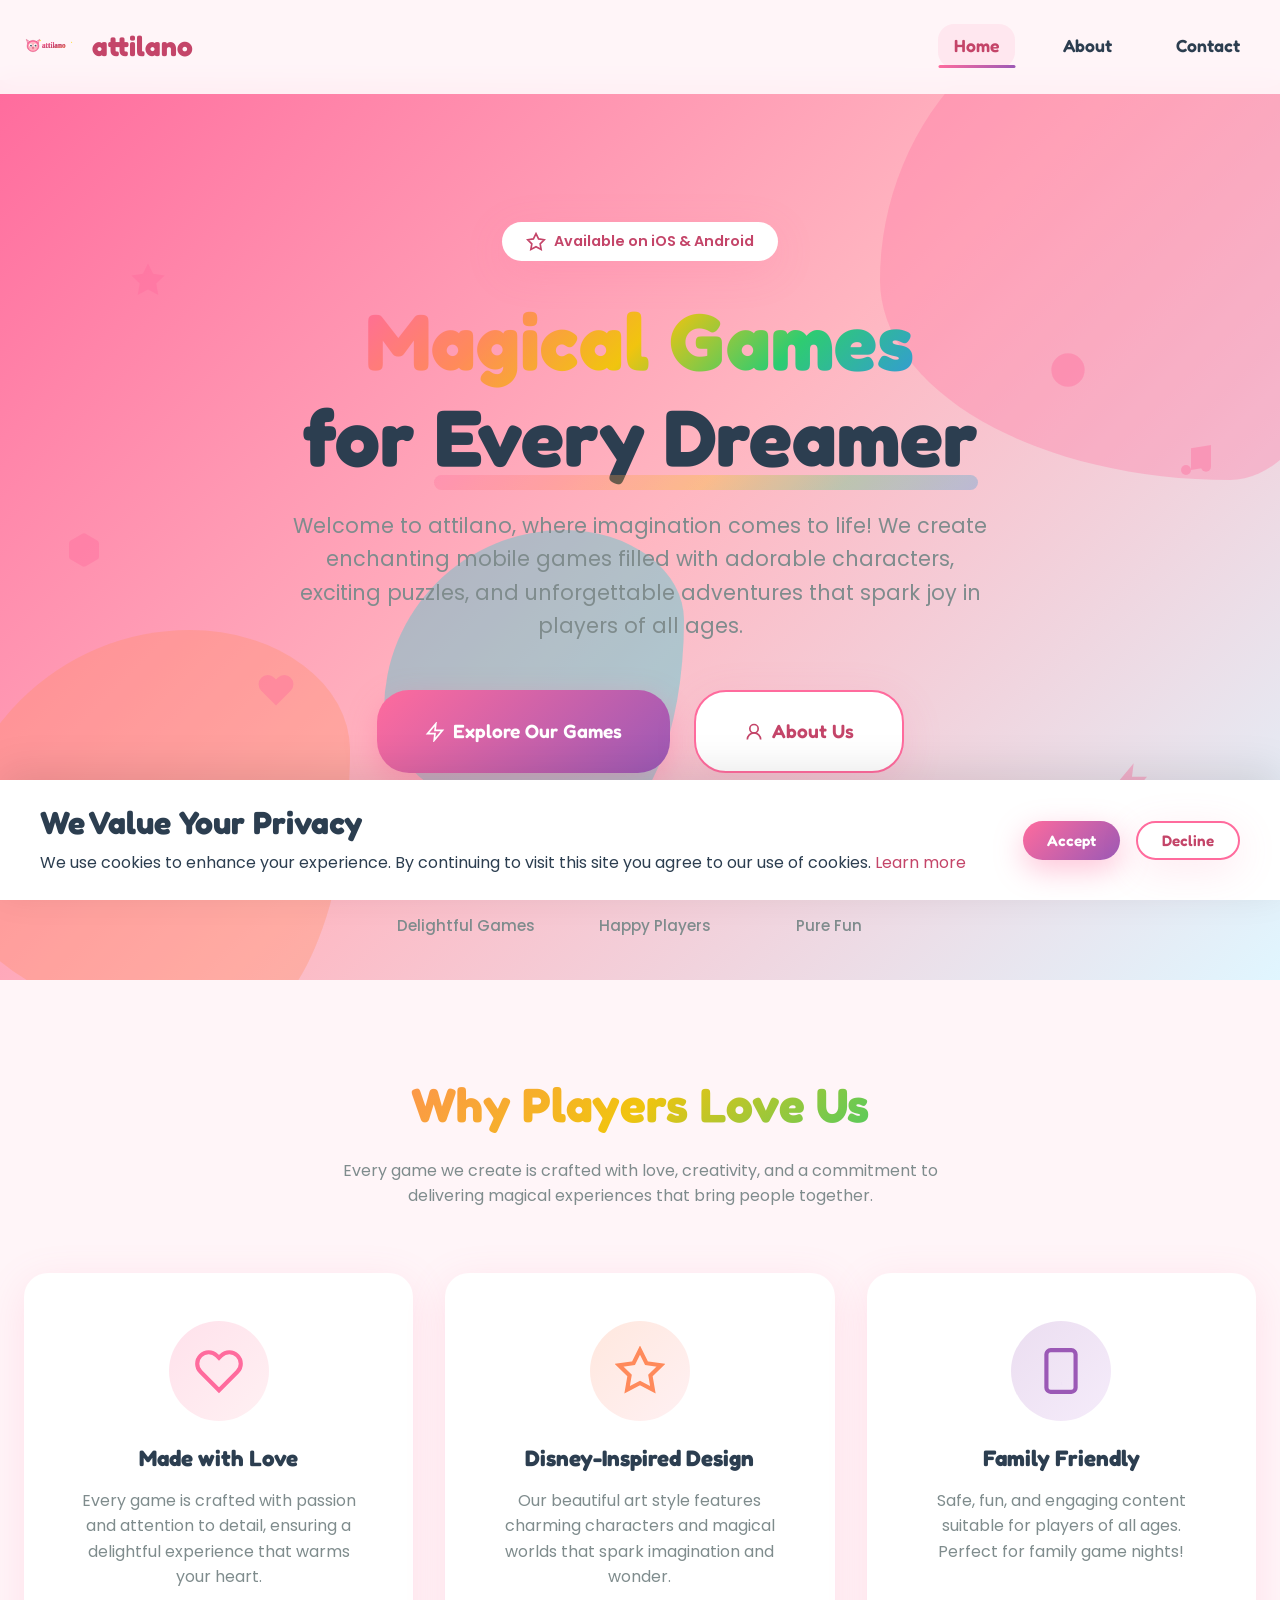
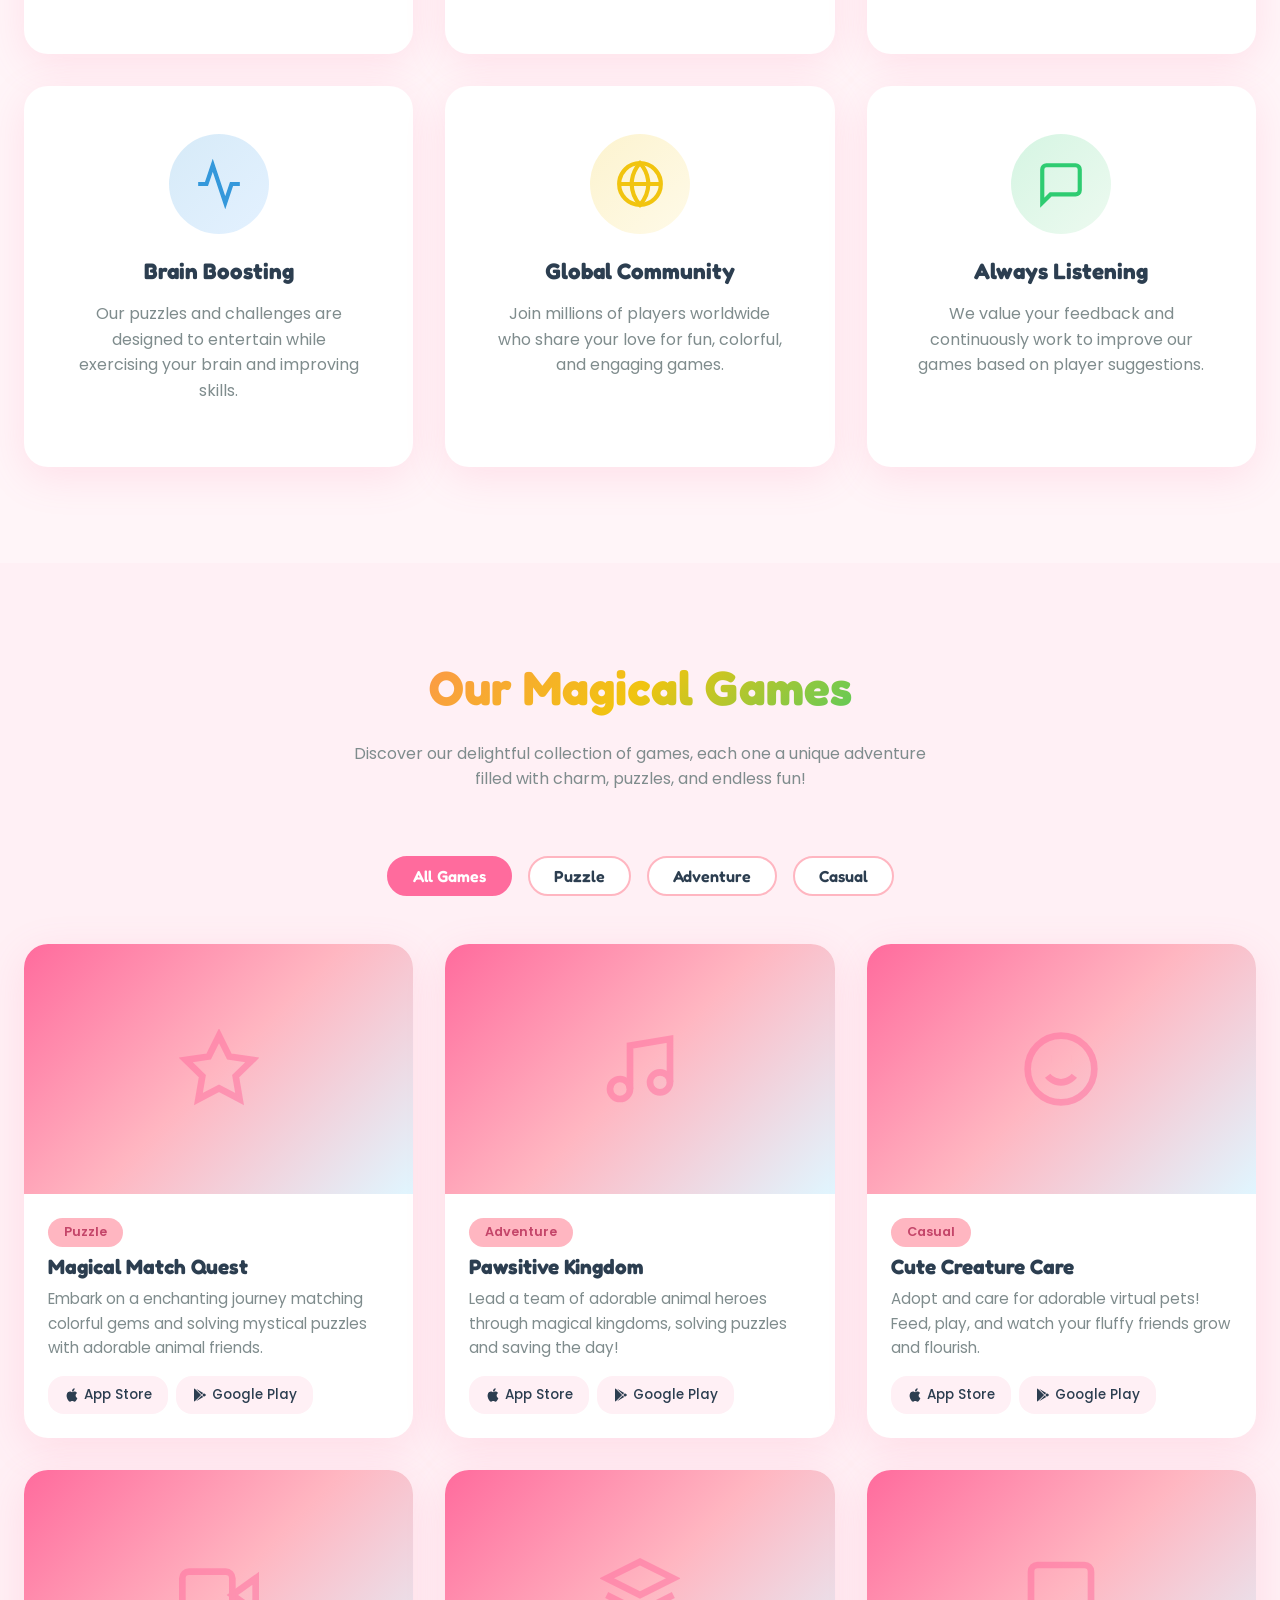
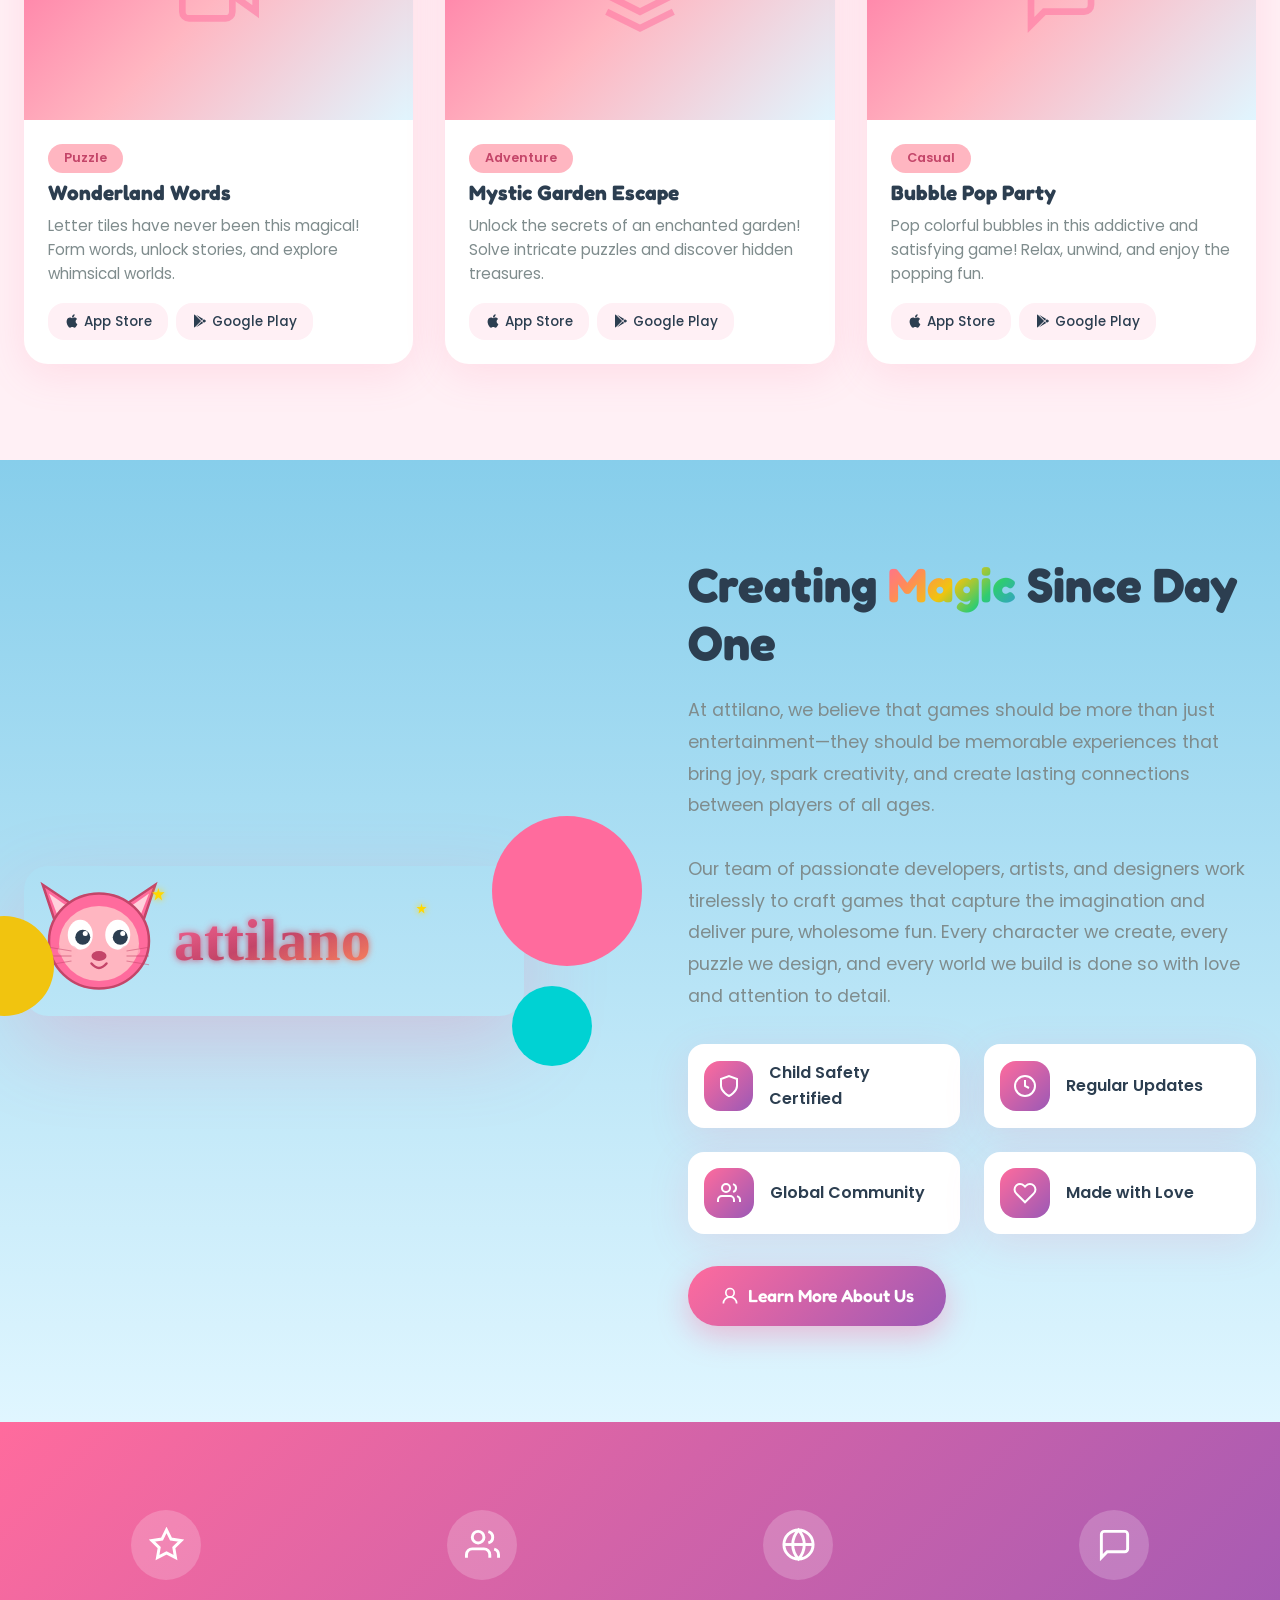
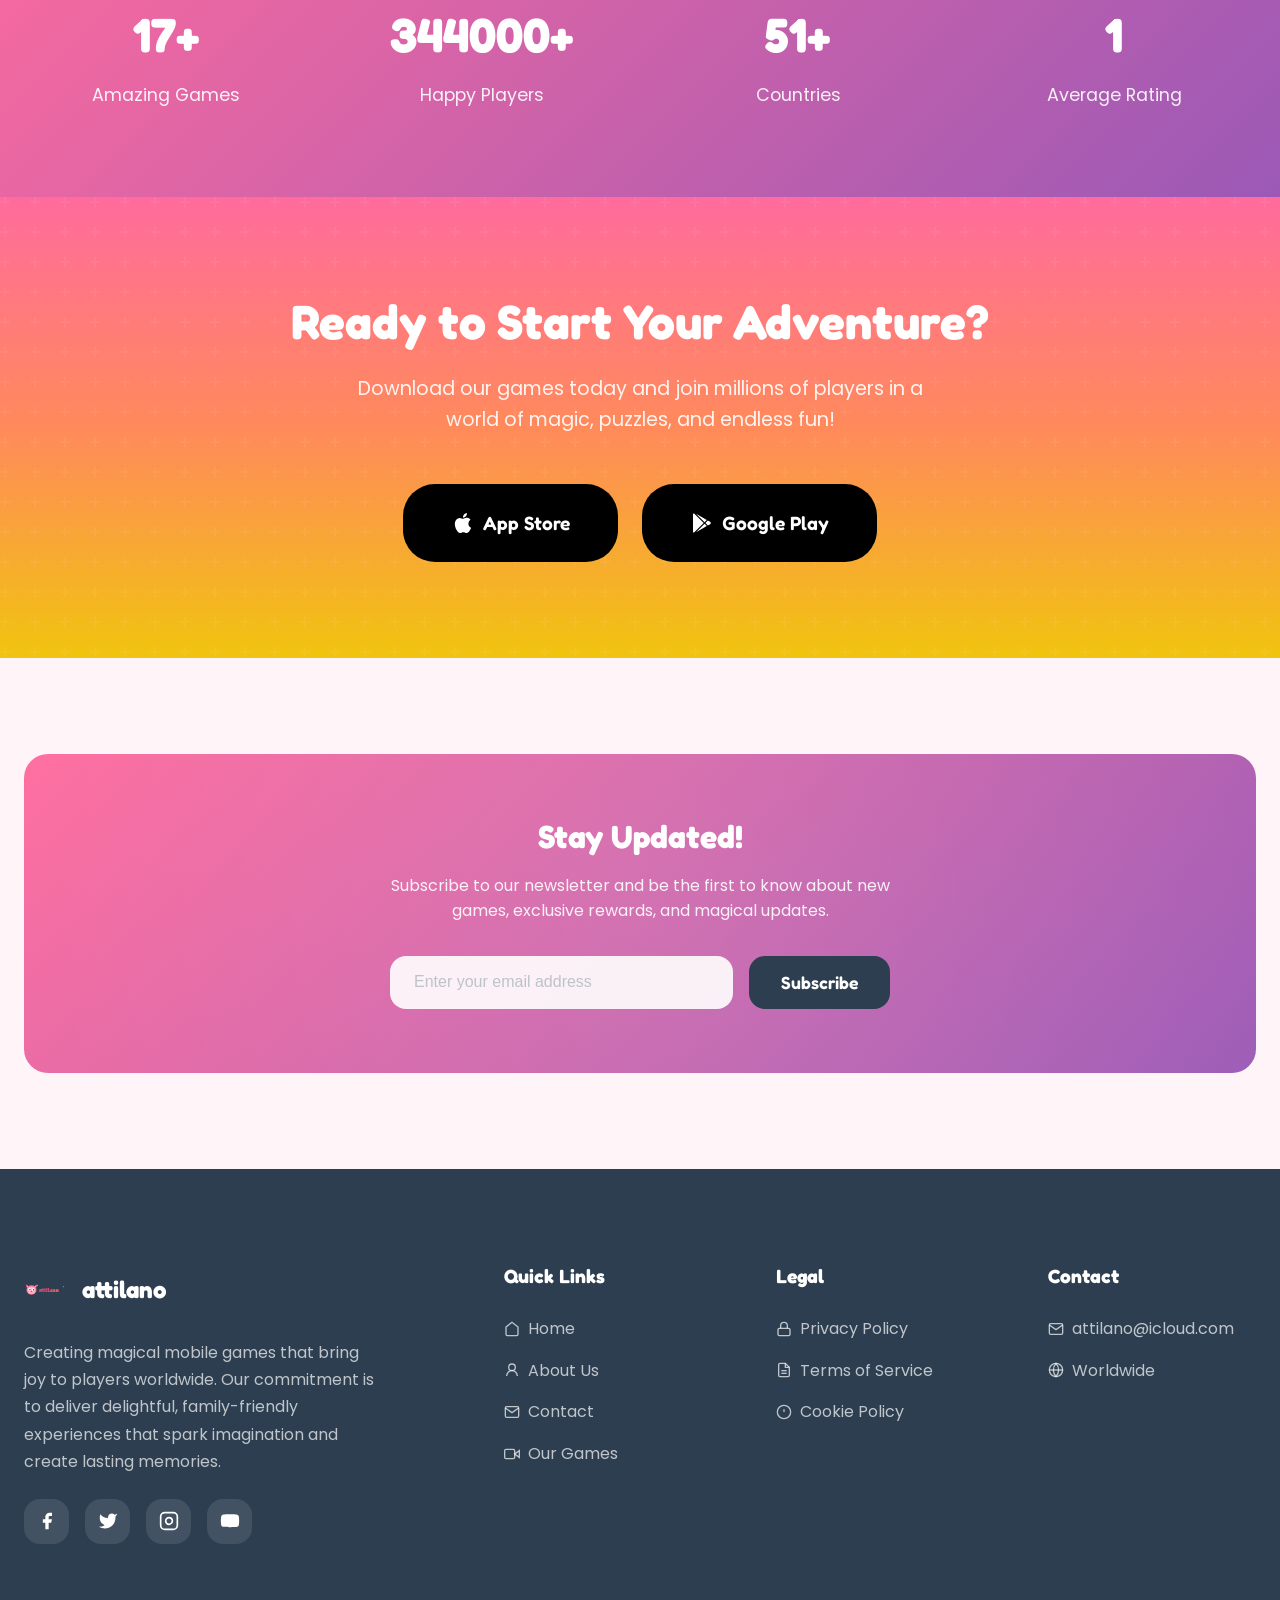
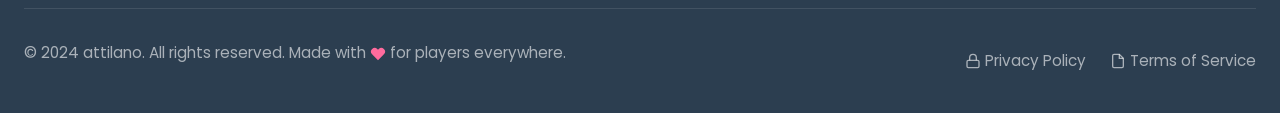
<file: index.html>
<!DOCTYPE html>
<html lang="en">
<head>
  <meta charset="UTF-8">
  <meta name="viewport" content="width=device-width, initial-scale=1.0">
  <meta http-equiv="X-UA-Compatible" content="IE=edge">
  
  <!-- SEO Meta Tags -->
  <title>attilano - Magical Mobile Games for Everyone</title>
  <meta name="description" content="attilano is a creative mobile game studio creating delightful, Disney-inspired games featuring cute animals, puzzles, and exciting adventures for players worldwide. Available on iOS and Android.">
  <meta name="keywords" content="mobile games, cute games, puzzle games, kids games, family games, iOS games, Android games, casual games, Disney style games, kawaii games">
  <meta name="author" content="attilano">
  <meta name="robots" content="index, follow">
  <meta name="language" content="English">
  
  <!-- Open Graph / Facebook -->
  <meta property="og:type" content="website">
  <meta property="og:url" content="https://www.cojhrhvk.com/">
  <meta property="og:title" content="attilano - Magical Mobile Games for Everyone">
  <meta property="og:description" content="attilano is a creative mobile game studio creating delightful, Disney-inspired games featuring cute animals, puzzles, and exciting adventures for players worldwide.">
  <meta property="og:image" content="https://www.cojhrhvk.com/images/logo.svg">
  <meta property="og:site_name" content="attilano">
  
  <!-- Twitter -->
  <meta name="twitter:card" content="summary_large_image">
  <meta name="twitter:url" content="https://www.cojhrhvk.com/">
  <meta name="twitter:title" content="attilano - Magical Mobile Games for Everyone">
  <meta name="twitter:description" content="attilano is a creative mobile game studio creating delightful, Disney-inspired games featuring cute animals, puzzles, and exciting adventures for players worldwide.">
  <meta name="twitter:image" content="https://www.cojhrhvk.com/images/logo.svg">
  
  <!-- Canonical URL -->
  <link rel="canonical" href="https://www.cojhrhvk.com/">
  
  <!-- Favicon -->
  <link rel="icon" type="image/svg+xml" href="images/logo.svg">
  <link rel="apple-touch-icon" href="images/logo.svg">
  
  <!-- Preconnect to external resources -->
  <link rel="preconnect" href="https://fonts.googleapis.com">
  <link rel="preconnect" href="https://fonts.gstatic.com" crossorigin>
  
  <!-- Stylesheets -->
  <link rel="stylesheet" href="css/style.css">
  
  <!-- Structured Data -->
  <script type="application/ld+json">
  {
    "@context": "https://schema.org",
    "@type": "Organization",
    "name": "attilano",
    "url": "https://www.cojhrhvk.com",
    "logo": "https://www.cojhrhvk.com/images/logo.svg",
    "description": "attilano is a creative mobile game studio creating delightful, Disney-inspired games featuring cute animals, puzzles, and exciting adventures.",
    "email": "attilano@icloud.com",
    "sameAs": [
      "https://twitter.com/attilano",
      "https://www.facebook.com/attilano",
      "https://www.instagram.com/attilano"
    ]
  }
  </script>
</head>
<body>
  <!-- Preloader -->
  <div class="preloader">
    <div class="preloader-content">
      <img src="images/logo.svg" alt="attilano" class="preloader-logo">
      <p class="preloader-text">Loading Magic...</p>
    </div>
  </div>

  <!-- Header -->
  <header class="header" role="banner">
    <div class="container">
      <div class="header-content">
        <a href="/" class="logo" aria-label="attilano Home">
          <img src="images/logo.svg" alt="attilano" class="logo-img">
          <span>attilano</span>
        </a>
        
        <nav class="nav" role="navigation" aria-label="Main Navigation">
          <a href="/" class="nav-link active">Home</a>
          <a href="about.html" class="nav-link">About</a>
          <a href="contact.html" class="nav-link">Contact</a>
        </nav>
        
        <button class="menu-toggle" aria-label="Toggle Menu" aria-expanded="false">
          <span></span>
          <span></span>
          <span></span>
        </button>
      </div>
    </div>
  </header>

  <!-- Main Content -->
  <main class="main-content" role="main">
    
    <!-- Hero Section -->
    <section class="hero" aria-label="Welcome to attilano">
      <div class="hero-bg">
        <div class="hero-blob hero-blob-1"></div>
        <div class="hero-blob hero-blob-2"></div>
        <div class="hero-blob hero-blob-3"></div>
        
        <!-- Floating Elements -->
        <div class="floating-elements">
          <div class="floating-icon">
            <svg viewBox="0 0 24 24"><path d="M12 2l3.09 6.26L22 9.27l-5 4.87 1.18 6.88L12 17.77l-6.18 3.25L7 14.14 2 9.27l6.91-1.01L12 2z"/></svg>
          </div>
          <div class="floating-icon">
            <svg viewBox="0 0 24 24"><circle cx="12" cy="12" r="10"/><path d="M8 14s1.5 2 4 2 4-2 4-2"/><line x1="9" y1="9" x2="9.01" y2="9"/><line x1="15" y1="9" x2="15.01" y2="9"/></svg>
          </div>
          <div class="floating-icon">
            <svg viewBox="0 0 24 24"><path d="M20.84 4.61a5.5 5.5 0 0 0-7.78 0L12 5.67l-1.06-1.06a5.5 5.5 0 0 0-7.78 7.78l1.06 1.06L12 21.23l7.78-7.78 1.06-1.06a5.5 5.5 0 0 0 0-7.78z"/></svg>
          </div>
          <div class="floating-icon">
            <svg viewBox="0 0 24 24"><polygon points="13 2 3 14 12 14 11 22 21 10 12 10 13 2"/></svg>
          </div>
          <div class="floating-icon">
            <svg viewBox="0 0 24 24"><path d="M21 16V8a2 2 0 0 0-1-1.73l-7-4a2 2 0 0 0-2 0l-7 4A2 2 0 0 0 3 8v8a2 2 0 0 0 1 1.73l7 4a2 2 0 0 0 2 0l7-4A2 2 0 0 0 21 16z"/></svg>
          </div>
          <div class="floating-icon">
            <svg viewBox="0 0 24 24"><path d="M9 18V5l12-2v13"/><circle cx="6" cy="18" r="3"/><circle cx="18" cy="16" r="3"/></svg>
          </div>
        </div>
        
        <!-- Particles -->
        <div class="particles">
          <div class="particle"></div>
          <div class="particle"></div>
          <div class="particle"></div>
          <div class="particle"></div>
          <div class="particle"></div>
          <div class="particle"></div>
          <div class="particle"></div>
          <div class="particle"></div>
        </div>
      </div>
      
      <div class="hero-content">
        <div class="hero-badge">
          <svg viewBox="0 0 24 24" fill="none" stroke="currentColor" stroke-width="2">
            <polygon points="12 2 15.09 8.26 22 9.27 17 14.14 18.18 21.02 12 17.77 5.82 21.02 7 14.14 2 9.27 8.91 8.26 12 2"/>
          </svg>
          <span>Available on iOS & Android</span>
        </div>
        
        <h1 class="hero-title">
          <span class="text-gradient">Magical Games</span><br>
          for <span class="highlight">Every Dreamer</span>
        </h1>
        
        <p class="hero-description">
          Welcome to attilano, where imagination comes to life! We create enchanting mobile games 
          filled with adorable characters, exciting puzzles, and unforgettable adventures that 
          spark joy in players of all ages.
        </p>
        
        <div class="hero-buttons">
          <a href="#games" class="btn btn-primary btn-lg">
            <svg viewBox="0 0 24 24" fill="none" stroke="currentColor" stroke-width="2">
              <polygon points="13 2 3 14 12 14 11 22 21 10 12 10 13 2"/>
            </svg>
            Explore Our Games
          </a>
          <a href="about.html" class="btn btn-secondary btn-lg">
            <svg viewBox="0 0 24 24" fill="none" stroke="currentColor" stroke-width="2">
              <circle cx="12" cy="8" r="5"/>
              <path d="M20 21a8 8 0 1 0-16 0"/>
            </svg>
            About Us
          </a>
        </div>
        
        <div class="hero-stats">
          <div class="hero-stat">
            <div class="hero-stat-number" data-target="50" data-suffix="+">50+</div>
            <div class="hero-stat-label">Delightful Games</div>
          </div>
          <div class="hero-stat">
            <div class="hero-stat-number" data-target="1" data-suffix="M+">1M+</div>
            <div class="hero-stat-label">Happy Players</div>
          </div>
          <div class="hero-stat">
            <div class="hero-stat-number" data-target="100" data-suffix="%">100%</div>
            <div class="hero-stat-label">Pure Fun</div>
          </div>
        </div>
      </div>
    </section>

    <!-- Features Section -->
    <section class="section" id="features" aria-labelledby="features-title">
      <div class="container">
        <div class="text-center mb-6">
          <h2 class="text-gradient" id="features-title">Why Players Love Us</h2>
          <p class="text-center" style="max-width: 600px; margin: 0 auto;">
            Every game we create is crafted with love, creativity, and a commitment to 
            delivering magical experiences that bring people together.
          </p>
        </div>
        
        <div class="features-grid">
          <article class="feature-card reveal">
            <div class="feature-icon card-icon-pink">
              <svg viewBox="0 0 24 24" fill="none" stroke="currentColor" stroke-width="2">
                <path d="M20.84 4.61a5.5 5.5 0 0 0-7.78 0L12 5.67l-1.06-1.06a5.5 5.5 0 0 0-7.78 7.78l1.06 1.06L12 21.23l7.78-7.78 1.06-1.06a5.5 5.5 0 0 0 0-7.78z"/>
              </svg>
            </div>
            <h3 class="feature-title">Made with Love</h3>
            <p class="feature-text">
              Every game is crafted with passion and attention to detail, ensuring a 
              delightful experience that warms your heart.
            </p>
          </article>
          
          <article class="feature-card reveal">
            <div class="feature-icon card-icon-coral">
              <svg viewBox="0 0 24 24" fill="none" stroke="currentColor" stroke-width="2">
                <path d="M12 2l3.09 6.26L22 9.27l-5 4.87 1.18 6.88L12 17.77l-6.18 3.25L7 14.14 2 9.27l6.91-1.01L12 2z"/>
              </svg>
            </div>
            <h3 class="feature-title">Disney-Inspired Design</h3>
            <p class="feature-text">
              Our beautiful art style features charming characters and magical worlds 
              that spark imagination and wonder.
            </p>
          </article>
          
          <article class="feature-card reveal">
            <div class="feature-icon card-icon-purple">
              <svg viewBox="0 0 24 24" fill="none" stroke="currentColor" stroke-width="2">
                <rect x="5" y="2" width="14" height="20" rx="2" ry="2"/>
                <path d="M12 18h.01"/>
              </svg>
            </div>
            <h3 class="feature-title">Family Friendly</h3>
            <p class="feature-text">
              Safe, fun, and engaging content suitable for players of all ages. 
              Perfect for family game nights!
            </p>
          </article>
          
          <article class="feature-card reveal">
            <div class="feature-icon card-icon-blue">
              <svg viewBox="0 0 24 24" fill="none" stroke="currentColor" stroke-width="2">
                <polyline points="22 12 18 12 15 21 9 3 6 12 2 12"/>
              </svg>
            </div>
            <h3 class="feature-title">Brain Boosting</h3>
            <p class="feature-text">
              Our puzzles and challenges are designed to entertain while exercising 
              your brain and improving skills.
            </p>
          </article>
          
          <article class="feature-card reveal">
            <div class="feature-icon card-icon-yellow">
              <svg viewBox="0 0 24 24" fill="none" stroke="currentColor" stroke-width="2">
                <circle cx="12" cy="12" r="10"/>
                <line x1="2" y1="12" x2="22" y2="12"/>
                <path d="M12 2a15.3 15.3 0 0 1 4 10 15.3 15.3 0 0 1-4 10 15.3 15.3 0 0 1-4-10 15.3 15.3 0 0 1 4-10z"/>
              </svg>
            </div>
            <h3 class="feature-title">Global Community</h3>
            <p class="feature-text">
              Join millions of players worldwide who share your love for 
              fun, colorful, and engaging games.
            </p>
          </article>
          
          <article class="feature-card reveal">
            <div class="feature-icon card-icon-green">
              <svg viewBox="0 0 24 24" fill="none" stroke="currentColor" stroke-width="2">
                <path d="M21 15a2 2 0 0 1-2 2H7l-4 4V5a2 2 0 0 1 2-2h14a2 2 0 0 1 2 2z"/>
              </svg>
            </div>
            <h3 class="feature-title">Always Listening</h3>
            <p class="feature-text">
              We value your feedback and continuously work to improve our games 
              based on player suggestions.
            </p>
          </article>
        </div>
      </div>
    </section>

    <!-- Games Section -->
    <section class="section section-alt" id="games" aria-labelledby="games-title">
      <div class="container">
        <div class="text-center mb-6">
          <h2 class="text-gradient" id="games-title">Our Magical Games</h2>
          <p class="text-center" style="max-width: 600px; margin: 0 auto;">
            Discover our delightful collection of games, each one a unique adventure 
            filled with charm, puzzles, and endless fun!
          </p>
        </div>
        
        <div class="game-filter">
          <button class="filter-btn active" data-filter="all">All Games</button>
          <button class="filter-btn" data-filter="puzzle">Puzzle</button>
          <button class="filter-btn" data-filter="adventure">Adventure</button>
          <button class="filter-btn" data-filter="casual">Casual</button>
        </div>
        
        <div class="game-gallery">
          <article class="game-card reveal" data-category="puzzle">
            <div class="game-card-image">
              <div class="game-card-placeholder">
                <svg viewBox="0 0 24 24" fill="none" stroke="currentColor" stroke-width="2">
                  <path d="M12 2l3.09 6.26L22 9.27l-5 4.87 1.18 6.88L12 17.77l-6.18 3.25L7 14.14 2 9.27l6.91-1.01L12 2z"/>
                </svg>
              </div>
            </div>
            <div class="game-card-content">
              <span class="game-card-badge">Puzzle</span>
              <h3 class="game-card-title">Magical Match Quest</h3>
              <p class="game-card-description">
                Embark on a enchanting journey matching colorful gems and solving 
                mystical puzzles with adorable animal friends.
              </p>
              <div class="game-card-stores">
                <span class="store-badge">
                  <svg viewBox="0 0 24 24" fill="currentColor"><path d="M18.71 19.5c-.83 1.24-1.71 2.45-3.05 2.47-1.34.03-1.77-.79-3.29-.79-1.53 0-2 .77-3.27.82-1.31.05-2.3-1.32-3.14-2.53C4.25 17 2.94 12.45 4.7 9.39c.87-1.52 2.43-2.48 4.12-2.51 1.28-.02 2.5.87 3.29.87.78 0 2.26-1.07 3.81-.91.65.03 2.47.26 3.64 1.98-.09.06-2.17 1.28-2.15 3.81.03 3.02 2.65 4.03 2.68 4.04-.03.07-.42 1.44-1.38 2.83M13 3.5c.73-.83 1.94-1.46 2.94-1.5.13 1.17-.34 2.35-1.04 3.19-.69.85-1.83 1.51-2.95 1.42-.15-1.15.41-2.35 1.05-3.11z"/></svg>
                  App Store
                </span>
                <span class="store-badge">
                  <svg viewBox="0 0 24 24" fill="currentColor"><path d="M3,20.5V3.5C3,2.91 3.34,2.39 3.84,2.15L13.69,12L3.84,21.85C3.34,21.6 3,21.09 3,20.5M16.81,15.12L6.05,21.34L14.54,12.85L16.81,15.12M20.16,10.81C20.5,11.08 20.75,11.5 20.75,12C20.75,12.5 20.53,12.9 20.18,13.18L17.89,14.5L15.39,12L17.89,9.5L20.16,10.81M6.05,2.66L16.81,8.88L14.54,11.15L6.05,2.66Z"/></svg>
                  Google Play
                </span>
              </div>
            </div>
          </article>
          
          <article class="game-card reveal" data-category="adventure">
            <div class="game-card-image">
              <div class="game-card-placeholder">
                <svg viewBox="0 0 24 24" fill="none" stroke="currentColor" stroke-width="2">
                  <path d="M9 18V5l12-2v13"/>
                  <circle cx="6" cy="18" r="3"/>
                  <circle cx="18" cy="16" r="3"/>
                </svg>
              </div>
            </div>
            <div class="game-card-content">
              <span class="game-card-badge">Adventure</span>
              <h3 class="game-card-title">Pawsitive Kingdom</h3>
              <p class="game-card-description">
                Lead a team of adorable animal heroes through magical kingdoms, 
                solving puzzles and saving the day!
              </p>
              <div class="game-card-stores">
                <span class="store-badge">
                  <svg viewBox="0 0 24 24" fill="currentColor"><path d="M18.71 19.5c-.83 1.24-1.71 2.45-3.05 2.47-1.34.03-1.77-.79-3.29-.79-1.53 0-2 .77-3.27.82-1.31.05-2.3-1.32-3.14-2.53C4.25 17 2.94 12.45 4.7 9.39c.87-1.52 2.43-2.48 4.12-2.51 1.28-.02 2.5.87 3.29.87.78 0 2.26-1.07 3.81-.91.65.03 2.47.26 3.64 1.98-.09.06-2.17 1.28-2.15 3.81.03 3.02 2.65 4.03 2.68 4.04-.03.07-.42 1.44-1.38 2.83M13 3.5c.73-.83 1.94-1.46 2.94-1.5.13 1.17-.34 2.35-1.04 3.19-.69.85-1.83 1.51-2.95 1.42-.15-1.15.41-2.35 1.05-3.11z"/></svg>
                  App Store
                </span>
                <span class="store-badge">
                  <svg viewBox="0 0 24 24" fill="currentColor"><path d="M3,20.5V3.5C3,2.91 3.34,2.39 3.84,2.15L13.69,12L3.84,21.85C3.34,21.6 3,21.09 3,20.5M16.81,15.12L6.05,21.34L14.54,12.85L16.81,15.12M20.16,10.81C20.5,11.08 20.75,11.5 20.75,12C20.75,12.5 20.53,12.9 20.18,13.18L17.89,14.5L15.39,12L17.89,9.5L20.16,10.81M6.05,2.66L16.81,8.88L14.54,11.15L6.05,2.66Z"/></svg>
                  Google Play
                </span>
              </div>
            </div>
          </article>
          
          <article class="game-card reveal" data-category="casual">
            <div class="game-card-image">
              <div class="game-card-placeholder">
                <svg viewBox="0 0 24 24" fill="none" stroke="currentColor" stroke-width="2">
                  <circle cx="12" cy="12" r="10"/>
                  <path d="M8 14s1.5 2 4 2 4-2 4-2"/>
                  <line x1="9" y1="9" x2="9.01" y2="9"/>
                  <line x1="15" y1="9" x2="15.01" y2="9"/>
                </svg>
              </div>
            </div>
            <div class="game-card-content">
              <span class="game-card-badge">Casual</span>
              <h3 class="game-card-title">Cute Creature Care</h3>
              <p class="game-card-description">
                Adopt and care for adorable virtual pets! Feed, play, and watch your 
                fluffy friends grow and flourish.
              </p>
              <div class="game-card-stores">
                <span class="store-badge">
                  <svg viewBox="0 0 24 24" fill="currentColor"><path d="M18.71 19.5c-.83 1.24-1.71 2.45-3.05 2.47-1.34.03-1.77-.79-3.29-.79-1.53 0-2 .77-3.27.82-1.31.05-2.3-1.32-3.14-2.53C4.25 17 2.94 12.45 4.7 9.39c.87-1.52 2.43-2.48 4.12-2.51 1.28-.02 2.5.87 3.29.87.78 0 2.26-1.07 3.81-.91.65.03 2.47.26 3.64 1.98-.09.06-2.17 1.28-2.15 3.81.03 3.02 2.65 4.03 2.68 4.04-.03.07-.42 1.44-1.38 2.83M13 3.5c.73-.83 1.94-1.46 2.94-1.5.13 1.17-.34 2.35-1.04 3.19-.69.85-1.83 1.51-2.95 1.42-.15-1.15.41-2.35 1.05-3.11z"/></svg>
                  App Store
                </span>
                <span class="store-badge">
                  <svg viewBox="0 0 24 24" fill="currentColor"><path d="M3,20.5V3.5C3,2.91 3.34,2.39 3.84,2.15L13.69,12L3.84,21.85C3.34,21.6 3,21.09 3,20.5M16.81,15.12L6.05,21.34L14.54,12.85L16.81,15.12M20.16,10.81C20.5,11.08 20.75,11.5 20.75,12C20.75,12.5 20.53,12.9 20.18,13.18L17.89,14.5L15.39,12L17.89,9.5L20.16,10.81M6.05,2.66L16.81,8.88L14.54,11.15L6.05,2.66Z"/></svg>
                  Google Play
                </span>
              </div>
            </div>
          </article>
          
          <article class="game-card reveal" data-category="puzzle">
            <div class="game-card-image">
              <div class="game-card-placeholder">
                <svg viewBox="0 0 24 24" fill="none" stroke="currentColor" stroke-width="2">
                  <polygon points="23 7 16 12 23 17 23 7"/>
                  <rect x="1" y="5" width="15" height="14" rx="2" ry="2"/>
                </svg>
              </div>
            </div>
            <div class="game-card-content">
              <span class="game-card-badge">Puzzle</span>
              <h3 class="game-card-title">Wonderland Words</h3>
              <p class="game-card-description">
                Letter tiles have never been this magical! Form words, unlock stories, 
                and explore whimsical worlds.
              </p>
              <div class="game-card-stores">
                <span class="store-badge">
                  <svg viewBox="0 0 24 24" fill="currentColor"><path d="M18.71 19.5c-.83 1.24-1.71 2.45-3.05 2.47-1.34.03-1.77-.79-3.29-.79-1.53 0-2 .77-3.27.82-1.31.05-2.3-1.32-3.14-2.53C4.25 17 2.94 12.45 4.7 9.39c.87-1.52 2.43-2.48 4.12-2.51 1.28-.02 2.5.87 3.29.87.78 0 2.26-1.07 3.81-.91.65.03 2.47.26 3.64 1.98-.09.06-2.17 1.28-2.15 3.81.03 3.02 2.65 4.03 2.68 4.04-.03.07-.42 1.44-1.38 2.83M13 3.5c.73-.83 1.94-1.46 2.94-1.5.13 1.17-.34 2.35-1.04 3.19-.69.85-1.83 1.51-2.95 1.42-.15-1.15.41-2.35 1.05-3.11z"/></svg>
                  App Store
                </span>
                <span class="store-badge">
                  <svg viewBox="0 0 24 24" fill="currentColor"><path d="M3,20.5V3.5C3,2.91 3.34,2.39 3.84,2.15L13.69,12L3.84,21.85C3.34,21.6 3,21.09 3,20.5M16.81,15.12L6.05,21.34L14.54,12.85L16.81,15.12M20.16,10.81C20.5,11.08 20.75,11.5 20.75,12C20.75,12.5 20.53,12.9 20.18,13.18L17.89,14.5L15.39,12L17.89,9.5L20.16,10.81M6.05,2.66L16.81,8.88L14.54,11.15L6.05,2.66Z"/></svg>
                  Google Play
                </span>
              </div>
            </div>
          </article>
          
          <article class="game-card reveal" data-category="adventure">
            <div class="game-card-image">
              <div class="game-card-placeholder">
                <svg viewBox="0 0 24 24" fill="none" stroke="currentColor" stroke-width="2">
                  <polygon points="12 2 2 7 12 12 22 7 12 2"/>
                  <polyline points="2 17 12 22 22 17"/>
                  <polyline points="2 12 12 17 22 12"/>
                </svg>
              </div>
            </div>
            <div class="game-card-content">
              <span class="game-card-badge">Adventure</span>
              <h3 class="game-card-title">Mystic Garden Escape</h3>
              <p class="game-card-description">
                Unlock the secrets of an enchanted garden! Solve intricate puzzles 
                and discover hidden treasures.
              </p>
              <div class="game-card-stores">
                <span class="store-badge">
                  <svg viewBox="0 0 24 24" fill="currentColor"><path d="M18.71 19.5c-.83 1.24-1.71 2.45-3.05 2.47-1.34.03-1.77-.79-3.29-.79-1.53 0-2 .77-3.27.82-1.31.05-2.3-1.32-3.14-2.53C4.25 17 2.94 12.45 4.7 9.39c.87-1.52 2.43-2.48 4.12-2.51 1.28-.02 2.5.87 3.29.87.78 0 2.26-1.07 3.81-.91.65.03 2.47.26 3.64 1.98-.09.06-2.17 1.28-2.15 3.81.03 3.02 2.65 4.03 2.68 4.04-.03.07-.42 1.44-1.38 2.83M13 3.5c.73-.83 1.94-1.46 2.94-1.5.13 1.17-.34 2.35-1.04 3.19-.69.85-1.83 1.51-2.95 1.42-.15-1.15.41-2.35 1.05-3.11z"/></svg>
                  App Store
                </span>
                <span class="store-badge">
                  <svg viewBox="0 0 24 24" fill="currentColor"><path d="M3,20.5V3.5C3,2.91 3.34,2.39 3.84,2.15L13.69,12L3.84,21.85C3.34,21.6 3,21.09 3,20.5M16.81,15.12L6.05,21.34L14.54,12.85L16.81,15.12M20.16,10.81C20.5,11.08 20.75,11.5 20.75,12C20.75,12.5 20.53,12.9 20.18,13.18L17.89,14.5L15.39,12L17.89,9.5L20.16,10.81M6.05,2.66L16.81,8.88L14.54,11.15L6.05,2.66Z"/></svg>
                  Google Play
                </span>
              </div>
            </div>
          </article>
          
          <article class="game-card reveal" data-category="casual">
            <div class="game-card-image">
              <div class="game-card-placeholder">
                <svg viewBox="0 0 24 24" fill="none" stroke="currentColor" stroke-width="2">
                  <path d="M21 15a2 2 0 0 1-2 2H7l-4 4V5a2 2 0 0 1 2-2h14a2 2 0 0 1 2 2z"/>
                </svg>
              </div>
            </div>
            <div class="game-card-content">
              <span class="game-card-badge">Casual</span>
              <h3 class="game-card-title">Bubble Pop Party</h3>
              <p class="game-card-description">
                Pop colorful bubbles in this addictive and satisfying game! 
                Relax, unwind, and enjoy the popping fun.
              </p>
              <div class="game-card-stores">
                <span class="store-badge">
                  <svg viewBox="0 0 24 24" fill="currentColor"><path d="M18.71 19.5c-.83 1.24-1.71 2.45-3.05 2.47-1.34.03-1.77-.79-3.29-.79-1.53 0-2 .77-3.27.82-1.31.05-2.3-1.32-3.14-2.53C4.25 17 2.94 12.45 4.7 9.39c.87-1.52 2.43-2.48 4.12-2.51 1.28-.02 2.5.87 3.29.87.78 0 2.26-1.07 3.81-.91.65.03 2.47.26 3.64 1.98-.09.06-2.17 1.28-2.15 3.81.03 3.02 2.65 4.03 2.68 4.04-.03.07-.42 1.44-1.38 2.83M13 3.5c.73-.83 1.94-1.46 2.94-1.5.13 1.17-.34 2.35-1.04 3.19-.69.85-1.83 1.51-2.95 1.42-.15-1.15.41-2.35 1.05-3.11z"/></svg>
                  App Store
                </span>
                <span class="store-badge">
                  <svg viewBox="0 0 24 24" fill="currentColor"><path d="M3,20.5V3.5C3,2.91 3.34,2.39 3.84,2.15L13.69,12L3.84,21.85C3.34,21.6 3,21.09 3,20.5M16.81,15.12L6.05,21.34L14.54,12.85L16.81,15.12M20.16,10.81C20.5,11.08 20.75,11.5 20.75,12C20.75,12.5 20.53,12.9 20.18,13.18L17.89,14.5L15.39,12L17.89,9.5L20.16,10.81M6.05,2.66L16.81,8.88L14.54,11.15L6.05,2.66Z"/></svg>
                  Google Play
                </span>
              </div>
            </div>
          </article>
        </div>
      </div>
    </section>

    <!-- About Preview Section -->
    <section class="section about-section" aria-labelledby="about-preview-title">
      <div class="container">
        <div class="about-content">
          <div class="about-image reveal-left">
            <div class="about-shapes">
              <div class="about-shape about-shape-1"></div>
              <div class="about-shape about-shape-2"></div>
              <div class="about-shape about-shape-3"></div>
            </div>
            <img src="images/logo.svg" alt="attilano Studio" class="about-image-main">
          </div>
          
          <div class="about-text reveal-right">
            <h2 id="about-preview-title">Creating <span class="text-gradient">Magic</span> Since Day One</h2>
            <p>
              At attilano, we believe that games should be more than just entertainment—they should 
              be memorable experiences that bring joy, spark creativity, and create lasting 
              connections between players of all ages.
            </p>
            <p>
              Our team of passionate developers, artists, and designers work tirelessly to craft 
              games that capture the imagination and deliver pure, wholesome fun. Every character 
              we create, every puzzle we design, and every world we build is done so with love 
              and attention to detail.
            </p>
            
            <div class="about-highlights">
              <div class="about-highlight">
                <div class="about-highlight-icon">
                  <svg viewBox="0 0 24 24" fill="none" stroke="currentColor" stroke-width="2">
                    <path d="M12 22s8-4 8-10V5l-8-3-8 3v7c0 6 8 10 8 10z"/>
                  </svg>
                </div>
                <span class="about-highlight-text">Child Safety Certified</span>
              </div>
              <div class="about-highlight">
                <div class="about-highlight-icon">
                  <svg viewBox="0 0 24 24" fill="none" stroke="currentColor" stroke-width="2">
                    <circle cx="12" cy="12" r="10"/>
                    <polyline points="12 6 12 12 16 14"/>
                  </svg>
                </div>
                <span class="about-highlight-text">Regular Updates</span>
              </div>
              <div class="about-highlight">
                <div class="about-highlight-icon">
                  <svg viewBox="0 0 24 24" fill="none" stroke="currentColor" stroke-width="2">
                    <path d="M17 21v-2a4 4 0 0 0-4-4H5a4 4 0 0 0-4 4v2"/>
                    <circle cx="9" cy="7" r="4"/>
                    <path d="M23 21v-2a4 4 0 0 0-3-3.87"/>
                    <path d="M16 3.13a4 4 0 0 1 0 7.75"/>
                  </svg>
                </div>
                <span class="about-highlight-text">Global Community</span>
              </div>
              <div class="about-highlight">
                <div class="about-highlight-icon">
                  <svg viewBox="0 0 24 24" fill="none" stroke="currentColor" stroke-width="2">
                    <path d="M20.84 4.61a5.5 5.5 0 0 0-7.78 0L12 5.67l-1.06-1.06a5.5 5.5 0 0 0-7.78 7.78l1.06 1.06L12 21.23l7.78-7.78 1.06-1.06a5.5 5.5 0 0 0 0-7.78z"/>
                  </svg>
                </div>
                <span class="about-highlight-text">Made with Love</span>
              </div>
            </div>
            
            <a href="about.html" class="btn btn-primary mt-4">
              <svg viewBox="0 0 24 24" fill="none" stroke="currentColor" stroke-width="2">
                <circle cx="12" cy="8" r="5"/>
                <path d="M20 21a8 8 0 1 0-16 0"/>
              </svg>
              Learn More About Us
            </a>
          </div>
        </div>
      </div>
    </section>

    <!-- Stats Section -->
    <section class="stats-section" aria-label="Our Achievements">
      <div class="container">
        <div class="stats-grid">
          <div class="stat-item reveal">
            <div class="stat-icon">
              <svg viewBox="0 0 24 24" fill="none" stroke="currentColor" stroke-width="2">
                <polygon points="12 2 15.09 8.26 22 9.27 17 14.14 18.18 21.02 12 17.77 5.82 21.02 7 14.14 2 9.27 8.91 8.26 12 2"/>
              </svg>
            </div>
            <div class="stat-number" data-target="50" data-suffix="+">50+</div>
            <div class="stat-label">Amazing Games</div>
          </div>
          
          <div class="stat-item reveal">
            <div class="stat-icon">
              <svg viewBox="0 0 24 24" fill="none" stroke="currentColor" stroke-width="2">
                <path d="M17 21v-2a4 4 0 0 0-4-4H5a4 4 0 0 0-4 4v2"/>
                <circle cx="9" cy="7" r="4"/>
                <path d="M23 21v-2a4 4 0 0 0-3-3.87"/>
                <path d="M16 3.13a4 4 0 0 1 0 7.75"/>
              </svg>
            </div>
            <div class="stat-number" data-target="1000000" data-suffix="+">1M+</div>
            <div class="stat-label">Happy Players</div>
          </div>
          
          <div class="stat-item reveal">
            <div class="stat-icon">
              <svg viewBox="0 0 24 24" fill="none" stroke="currentColor" stroke-width="2">
                <circle cx="12" cy="12" r="10"/>
                <line x1="2" y1="12" x2="22" y2="12"/>
                <path d="M12 2a15.3 15.3 0 0 1 4 10 15.3 15.3 0 0 1-4 10 15.3 15.3 0 0 1-4-10 15.3 15.3 0 0 1 4-10z"/>
              </svg>
            </div>
            <div class="stat-number" data-target="150" data-suffix="+">150+</div>
            <div class="stat-label">Countries</div>
          </div>
          
          <div class="stat-item reveal">
            <div class="stat-icon">
              <svg viewBox="0 0 24 24" fill="none" stroke="currentColor" stroke-width="2">
                <path d="M21 15a2 2 0 0 1-2 2H7l-4 4V5a2 2 0 0 1 2-2h14a2 2 0 0 1 2 2z"/>
              </svg>
            </div>
            <div class="stat-number" data-target="4.8" data-suffix="">4.8</div>
            <div class="stat-label">Average Rating</div>
          </div>
        </div>
      </div>
    </section>

    <!-- CTA Section -->
    <section class="cta-section" aria-labelledby="cta-title">
      <div class="container">
        <div class="cta-content">
          <h2 id="cta-title">Ready to Start Your Adventure?</h2>
          <p>
            Download our games today and join millions of players in a world of 
            magic, puzzles, and endless fun!
          </p>
          <div class="cta-buttons">
            <a href="#" class="btn btn-lg" style="background: #000; color: #fff;">
              <svg viewBox="0 0 24 24" fill="currentColor" style="width: 24px; height: 24px;"><path d="M18.71 19.5c-.83 1.24-1.71 2.45-3.05 2.47-1.34.03-1.77-.79-3.29-.79-1.53 0-2 .77-3.27.82-1.31.05-2.3-1.32-3.14-2.53C4.25 17 2.94 12.45 4.7 9.39c.87-1.52 2.43-2.48 4.12-2.51 1.28-.02 2.5.87 3.29.87.78 0 2.26-1.07 3.81-.91.65.03 2.47.26 3.64 1.98-.09.06-2.17 1.28-2.15 3.81.03 3.02 2.65 4.03 2.68 4.04-.03.07-.42 1.44-1.38 2.83M13 3.5c.73-.83 1.94-1.46 2.94-1.5.13 1.17-.34 2.35-1.04 3.19-.69.85-1.83 1.51-2.95 1.42-.15-1.15.41-2.35 1.05-3.11z"/></svg>
              App Store
            </a>
            <a href="#" class="btn btn-lg" style="background: #000; color: #fff;">
              <svg viewBox="0 0 24 24" fill="currentColor" style="width: 24px; height: 24px;"><path d="M3,20.5V3.5C3,2.91 3.34,2.39 3.84,2.15L13.69,12L3.84,21.85C3.34,21.6 3,21.09 3,20.5M16.81,15.12L6.05,21.34L14.54,12.85L16.81,15.12M20.16,10.81C20.5,11.08 20.75,11.5 20.75,12C20.75,12.5 20.53,12.9 20.18,13.18L17.89,14.5L15.39,12L17.89,9.5L20.16,10.81M6.05,2.66L16.81,8.88L14.54,11.15L6.05,2.66Z"/></svg>
              Google Play
            </a>
          </div>
        </div>
      </div>
    </section>

    <!-- Newsletter Section -->
    <section class="section" aria-labelledby="newsletter-title">
      <div class="container">
        <div class="newsletter reveal-scale">
          <div class="newsletter-content">
            <h3 id="newsletter-title">Stay Updated!</h3>
            <p>
              Subscribe to our newsletter and be the first to know about new games, 
              exclusive rewards, and magical updates.
            </p>
            <form class="newsletter-form" action="#" method="post">
              <input type="email" class="newsletter-input" placeholder="Enter your email address" required>
              <button type="submit" class="newsletter-btn">Subscribe</button>
            </form>
          </div>
        </div>
      </div>
    </section>

  </main>

  <!-- Footer -->
  <footer class="footer" role="contentinfo">
    <div class="container">
      <div class="footer-main">
        <div class="footer-brand">
          <a href="/" class="footer-logo">
            <img src="images/logo.svg" alt="attilano" class="footer-logo-img">
            <span>attilano</span>
          </a>
          <p class="footer-description">
            Creating magical mobile games that bring joy to players worldwide. 
            Our commitment is to deliver delightful, family-friendly experiences 
            that spark imagination and create lasting memories.
          </p>
          <div class="footer-social">
            <a href="#" class="footer-social-link" aria-label="Facebook">
              <svg viewBox="0 0 24 24" fill="currentColor"><path d="M18 2h-3a5 5 0 0 0-5 5v3H7v4h3v8h4v-8h3l1-4h-4V7a1 1 0 0 1 1-1h3z"/></svg>
            </a>
            <a href="#" class="footer-social-link" aria-label="Twitter">
              <svg viewBox="0 0 24 24" fill="currentColor"><path d="M23 3a10.9 10.9 0 0 1-3.14 1.53 4.48 4.48 0 0 0-7.86 3v1A10.66 10.66 0 0 1 3 4s-4 9 5 13a11.64 11.64 0 0 1-7 2c9 5 20 0 20-11.5a4.5 4.5 0 0 0-.08-.83A7.72 7.72 0 0 0 23 3z"/></svg>
            </a>
            <a href="#" class="footer-social-link" aria-label="Instagram">
              <svg viewBox="0 0 24 24" fill="none" stroke="currentColor" stroke-width="2"><rect x="2" y="2" width="20" height="20" rx="5" ry="5"/><path d="M16 11.37A4 4 0 1 1 12.63 8 4 4 0 0 1 16 11.37z"/><line x1="17.5" y1="6.5" x2="17.51" y2="6.5"/></svg>
            </a>
            <a href="#" class="footer-social-link" aria-label="YouTube">
              <svg viewBox="0 0 24 24" fill="currentColor"><path d="M22.54 6.42a2.78 2.78 0 0 0-1.94-2C18.88 4 12 4 12 4s-6.88 0-8.6.46a2.78 2.78 0 0 0-1.94 2A29 29 0 0 0 1 11.75a29 29 0 0 0 .46 5.33A2.78 2.78 0 0 0 3.4 19c1.72.46 8.6.46 8.6.46s6.88 0 8.6-.46a2.78 2.78 0 0 0 1.94-2 29 29 0 0 0 .46-5.25 29 29 0 0 0-.46-5.33z"/><polygon points="9.75 15.02 15.5 11.75 9.75 8.48 9.75 15.02"/></svg>
            </a>
          </div>
        </div>
        
        <div class="footer-column">
          <h4>Quick Links</h4>
          <nav class="footer-links">
            <a href="/" class="footer-link">
              <svg viewBox="0 0 24 24" fill="none" stroke="currentColor" stroke-width="2"><path d="M3 9l9-7 9 7v11a2 2 0 0 1-2 2H5a2 2 0 0 1-2-2z"/></svg>
              Home
            </a>
            <a href="about.html" class="footer-link">
              <svg viewBox="0 0 24 24" fill="none" stroke="currentColor" stroke-width="2"><circle cx="12" cy="8" r="5"/><path d="M20 21a8 8 0 1 0-16 0"/></svg>
              About Us
            </a>
            <a href="contact.html" class="footer-link">
              <svg viewBox="0 0 24 24" fill="none" stroke="currentColor" stroke-width="2"><path d="M4 4h16c1.1 0 2 .9 2 2v12c0 1.1-.9 2-2 2H4c-1.1 0-2-.9-2-2V6c0-1.1.9-2 2-2z"/><polyline points="22,6 12,13 2,6"/></svg>
              Contact
            </a>
            <a href="#games" class="footer-link">
              <svg viewBox="0 0 24 24" fill="none" stroke="currentColor" stroke-width="2"><polygon points="23 7 16 12 23 17 23 7"/><rect x="1" y="5" width="15" height="14" rx="2" ry="2"/></svg>
              Our Games
            </a>
          </nav>
        </div>
        
        <div class="footer-column">
          <h4>Legal</h4>
          <nav class="footer-links">
            <a href="privacy.html" class="footer-link">
              <svg viewBox="0 0 24 24" fill="none" stroke="currentColor" stroke-width="2"><rect x="3" y="11" width="18" height="11" rx="2" ry="2"/><path d="M7 11V7a5 5 0 0 1 10 0v4"/></svg>
              Privacy Policy
            </a>
            <a href="terms.html" class="footer-link">
              <svg viewBox="0 0 24 24" fill="none" stroke="currentColor" stroke-width="2"><path d="M14 2H6a2 2 0 0 0-2 2v16a2 2 0 0 0 2 2h12a2 2 0 0 0 2-2V8z"/><polyline points="14 2 14 8 20 8"/><line x1="16" y1="13" x2="8" y2="13"/><line x1="16" y1="17" x2="8" y2="17"/></svg>
              Terms of Service
            </a>
            <a href="cookies.html" class="footer-link">
              <svg viewBox="0 0 24 24" fill="none" stroke="currentColor" stroke-width="2"><circle cx="12" cy="12" r="10"/><line x1="12" y1="8" x2="12" y2="12"/><line x1="12" y1="16" x2="12.01" y2="16"/></svg>
              Cookie Policy
            </a>
          </nav>
        </div>
        
        <div class="footer-column">
          <h4>Contact</h4>
          <nav class="footer-links">
            <span class="footer-link">
              <svg viewBox="0 0 24 24" fill="none" stroke="currentColor" stroke-width="2"><path d="M4 4h16c1.1 0 2 .9 2 2v12c0 1.1-.9 2-2 2H4c-1.1 0-2-.9-2-2V6c0-1.1.9-2 2-2z"/><polyline points="22,6 12,13 2,6"/></svg>
              attilano@icloud.com
            </span>
            <span class="footer-link">
              <svg viewBox="0 0 24 24" fill="none" stroke="currentColor" stroke-width="2"><circle cx="12" cy="12" r="10"/><line x1="2" y1="12" x2="22" y2="12"/><path d="M12 2a15.3 15.3 0 0 1 4 10 15.3 15.3 0 0 1-4 10 15.3 15.3 0 0 1-4-10 15.3 15.3 0 0 1 4-10z"/></svg>
              Worldwide
            </span>
          </nav>
        </div>
      </div>
      
      <div class="footer-bottom">
        <p class="footer-copyright">
          &copy; 2024 attilano. All rights reserved. Made with 
          <svg viewBox="0 0 24 24" fill="#FF6B9D" style="width: 16px; height: 16px; display: inline; vertical-align: middle;"><path d="M20.84 4.61a5.5 5.5 0 0 0-7.78 0L12 5.67l-1.06-1.06a5.5 5.5 0 0 0-7.78 7.78l1.06 1.06L12 21.23l7.78-7.78 1.06-1.06a5.5 5.5 0 0 0 0-7.78z"/></svg>
          for players everywhere.
        </p>
        <div class="footer-legal">
          <a href="privacy.html" class="footer-legal-link">
            <svg viewBox="0 0 24 24" fill="none" stroke="currentColor" stroke-width="2"><rect x="3" y="11" width="18" height="11" rx="2" ry="2"/><path d="M7 11V7a5 5 0 0 1 10 0v4"/></svg>
            Privacy Policy
          </a>
          <a href="terms.html" class="footer-legal-link">
            <svg viewBox="0 0 24 24" fill="none" stroke="currentColor" stroke-width="2"><path d="M14 2H6a2 2 0 0 0-2 2v16a2 2 0 0 0 2 2h12a2 2 0 0 0 2-2V8z"/><polyline points="14 2 14 8 20 8"/></svg>
            Terms of Service
          </a>
        </div>
      </div>
    </div>
  </footer>

  <!-- Scroll to Top Button -->
  <button class="scroll-top" aria-label="Scroll to top">
    <svg viewBox="0 0 24 24" fill="none" stroke="currentColor" stroke-width="2">
      <polyline points="18 15 12 9 6 15"/>
    </svg>
  </button>

  <!-- Cookie Banner -->
  <div class="cookie-banner" role="dialog" aria-labelledby="cookie-title">
    <div class="cookie-content">
      <div class="cookie-text">
        <h3 id="cookie-title" style="margin-bottom: 0.5rem;">We Value Your Privacy</h3>
        <p style="margin: 0;">
          We use cookies to enhance your experience. By continuing to visit this site you agree to our use of cookies. 
          <a href="cookies.html" style="color: var(--primary-pink-dark);">Learn more</a>
        </p>
      </div>
      <div class="cookie-buttons">
        <button id="cookie-accept" class="btn btn-primary btn-sm">Accept</button>
        <button id="cookie-decline" class="btn btn-secondary btn-sm">Decline</button>
      </div>
    </div>
  </div>

  <!-- JavaScript -->
  <script src="js/main.js"></script>
</body>
</html>
</file>
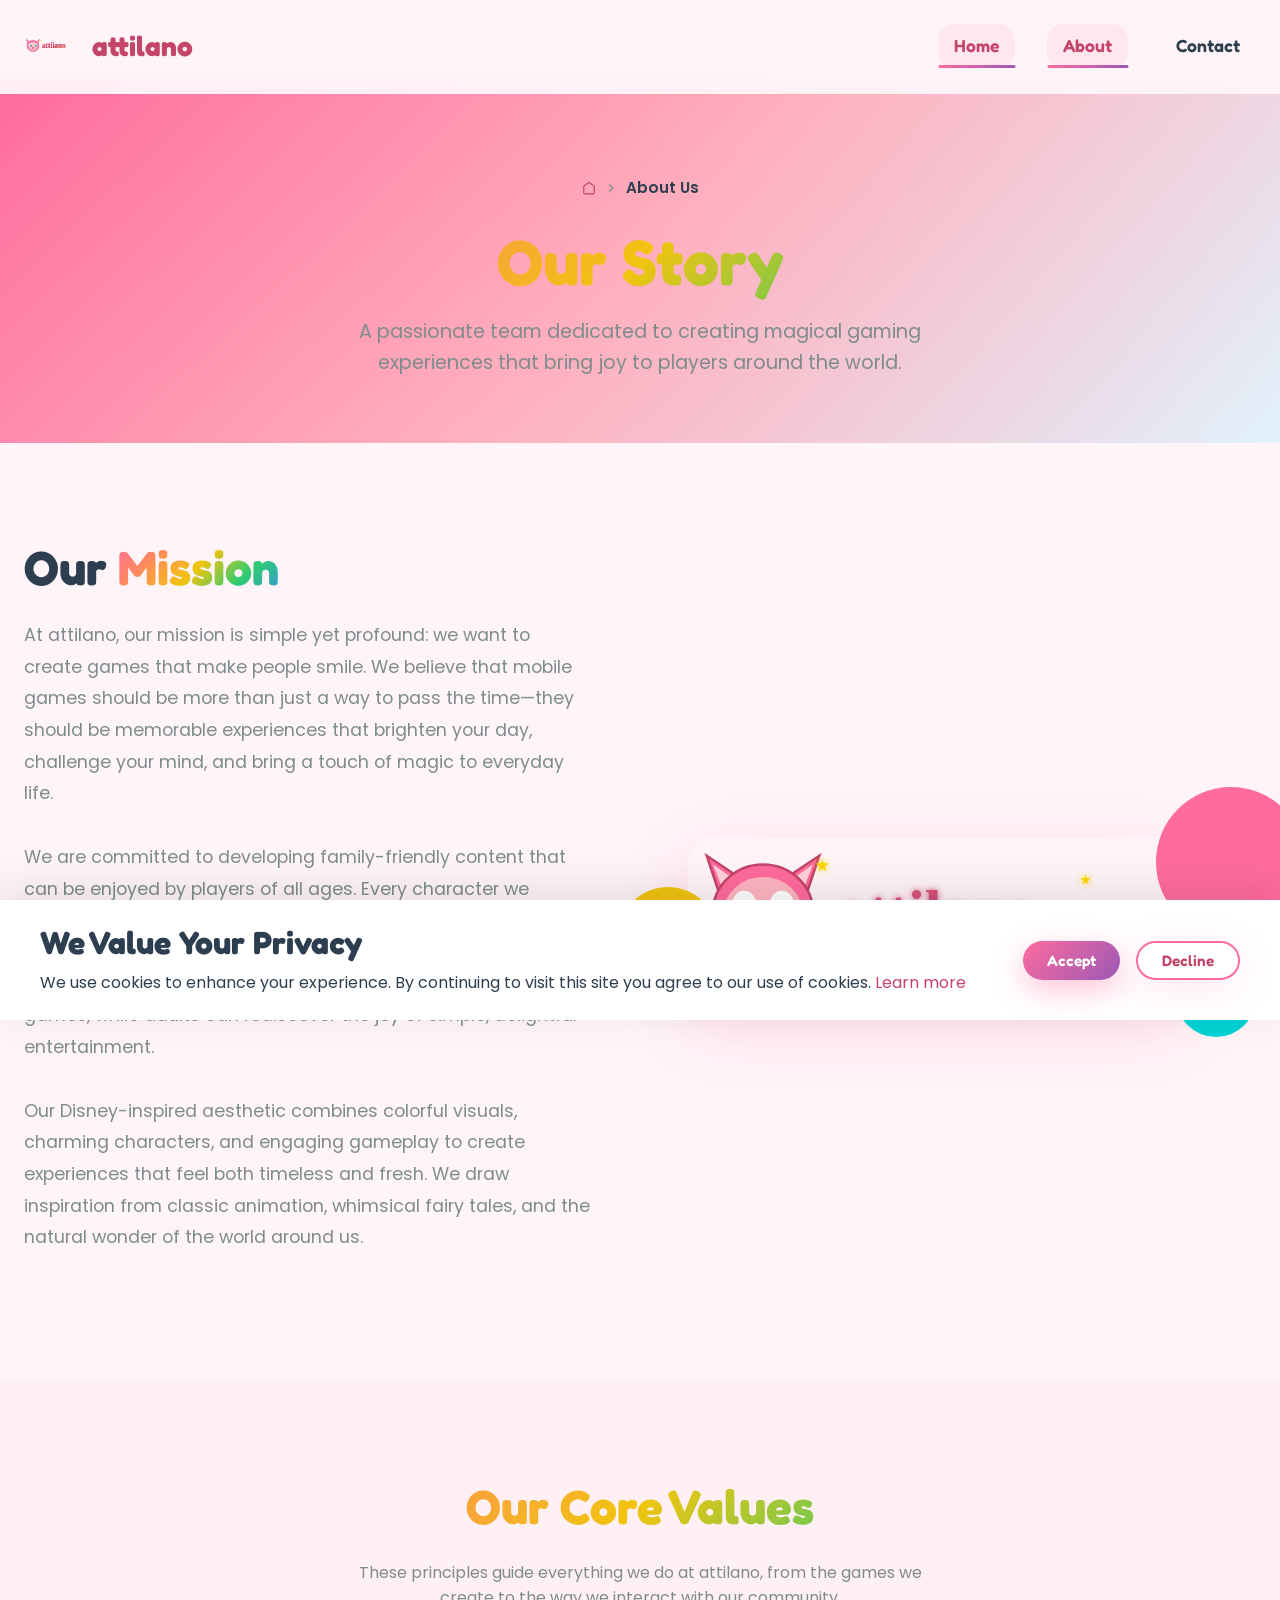
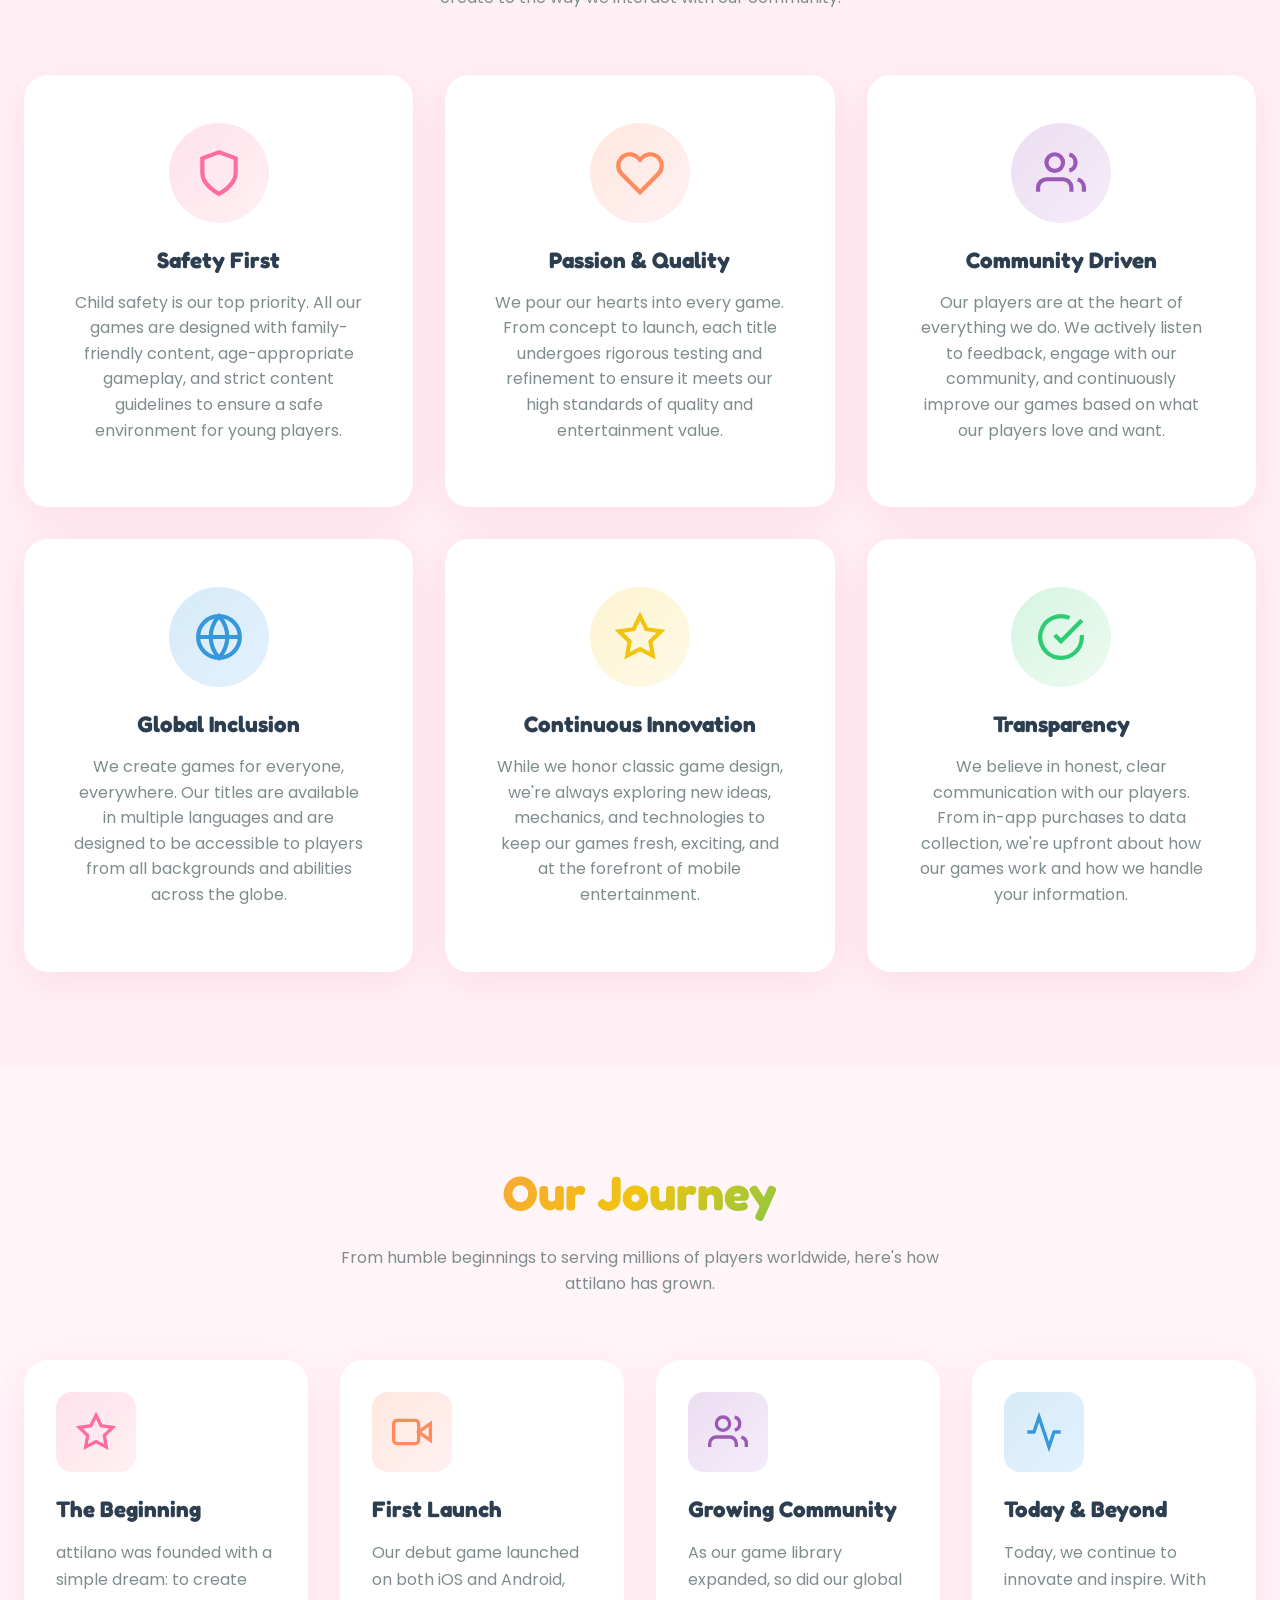
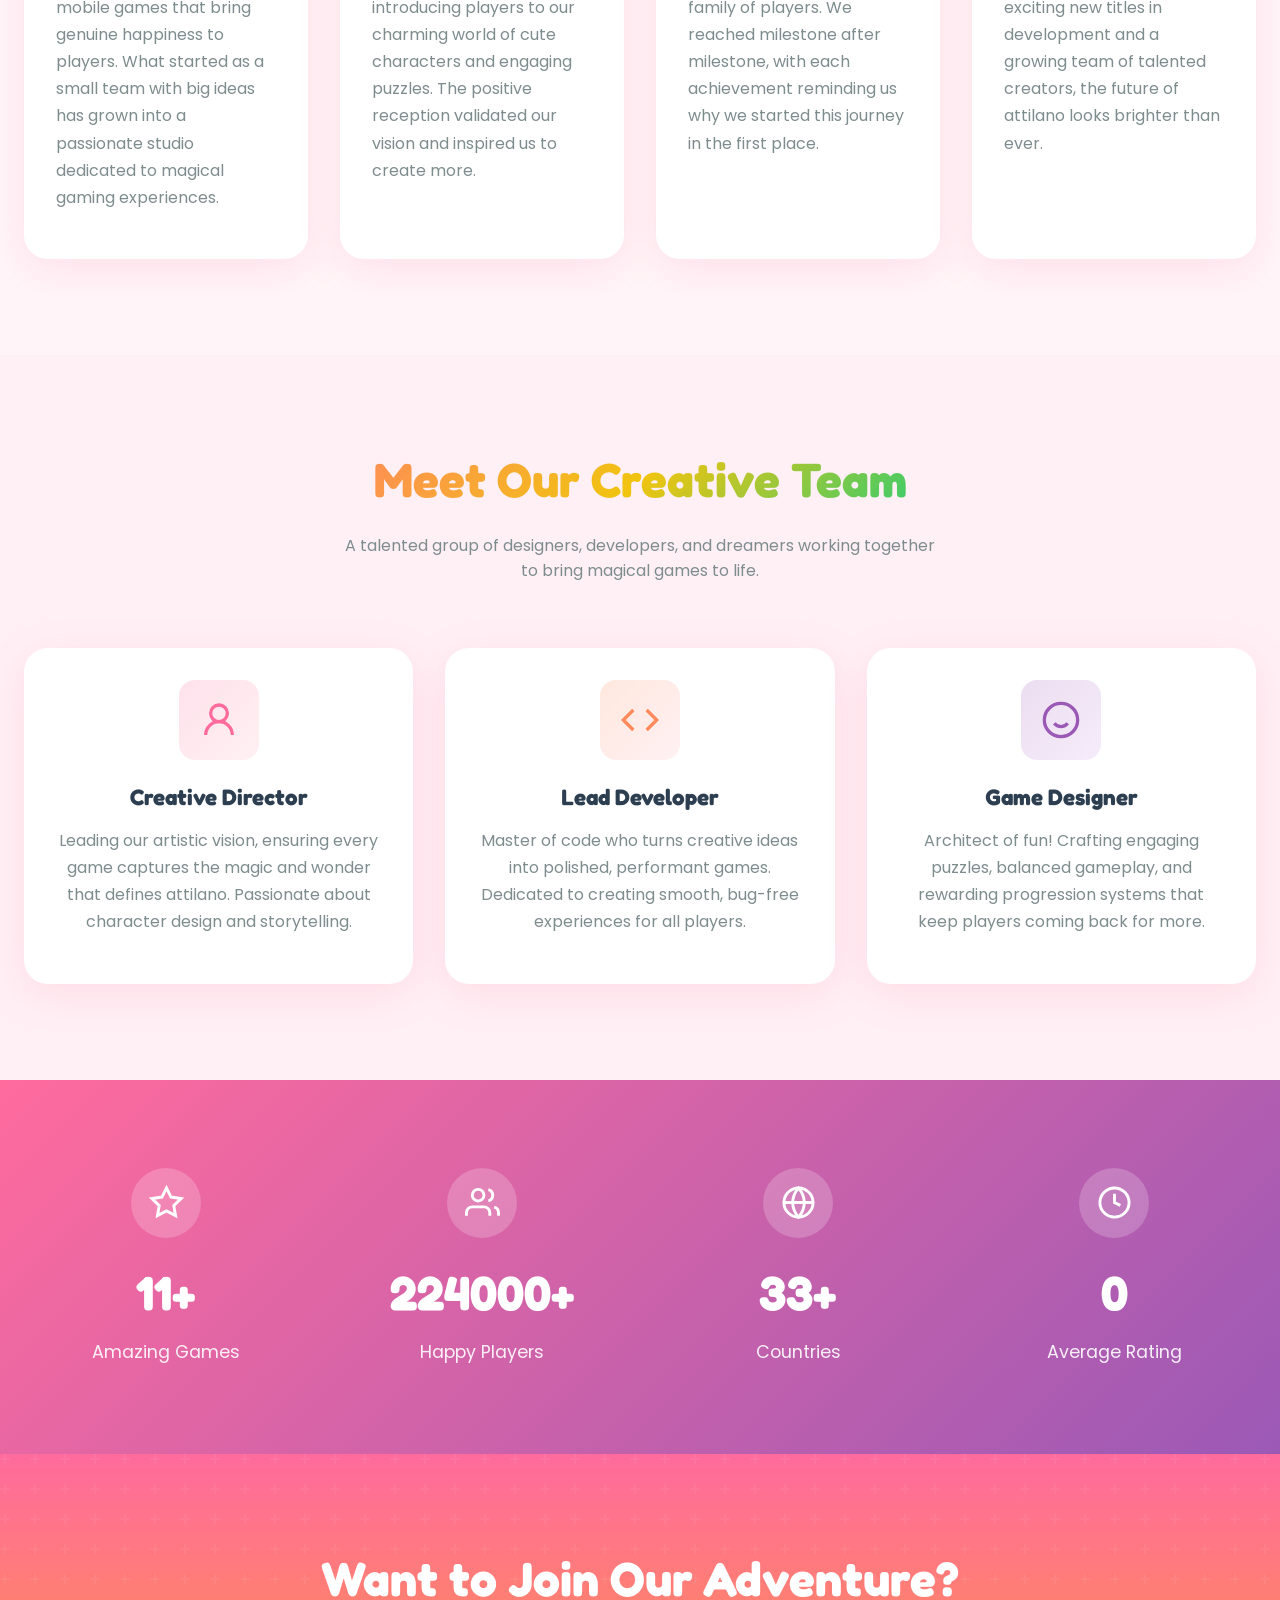
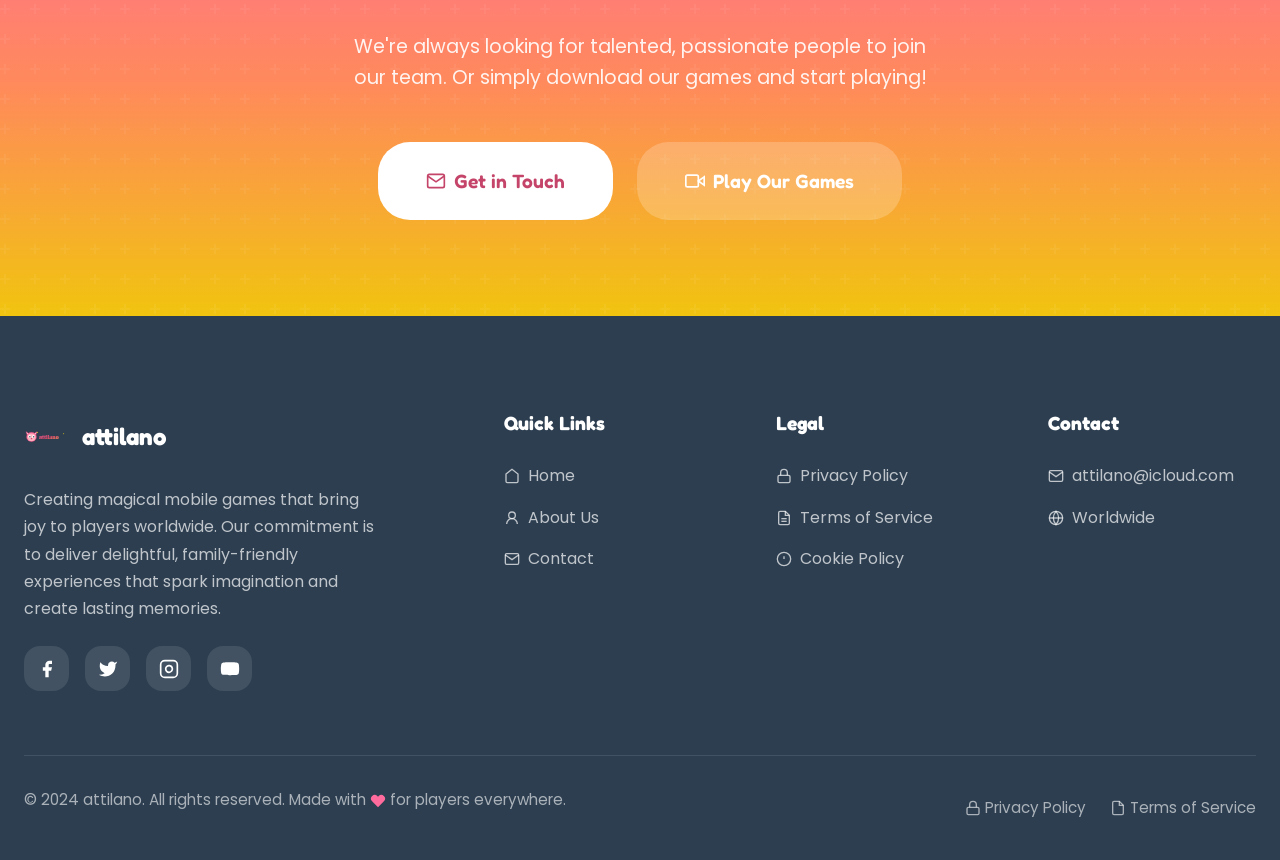
<file: about.html>
<!DOCTYPE html>
<html lang="en">
<head>
  <meta charset="UTF-8">
  <meta name="viewport" content="width=device-width, initial-scale=1.0">
  <meta http-equiv="X-UA-Compatible" content="IE=edge">
  
  <!-- SEO Meta Tags -->
  <title>About Us - attilano | Magical Mobile Game Studio</title>
  <meta name="description" content="Learn about attilano, a passionate mobile game studio creating Disney-inspired games with cute animals, puzzles, and adventures for players of all ages worldwide.">
  <meta name="keywords" content="about attilano, mobile game studio, game developers, cute games, family games, indie game studio">
  <meta name="author" content="attilano">
  <meta name="robots" content="index, follow">
  <meta name="language" content="English">
  
  <!-- Open Graph -->
  <meta property="og:type" content="website">
  <meta property="og:url" content="https://www.cojhrhvk.com/about.html">
  <meta property="og:title" content="About Us - attilano | Magical Mobile Game Studio">
  <meta property="og:description" content="Learn about attilano, a passionate mobile game studio creating Disney-inspired games with cute animals, puzzles, and adventures for players of all ages worldwide.">
  <meta property="og:image" content="https://www.cojhrhvk.com/images/logo.svg">
  
  <!-- Twitter -->
  <meta name="twitter:card" content="summary_large_image">
  <meta name="twitter:url" content="https://www.cojhrhvk.com/about.html">
  <meta name="twitter:title" content="About Us - attilano | Magical Mobile Game Studio">
  <meta name="twitter:description" content="Learn about attilano, a passionate mobile game studio creating Disney-inspired games with cute animals, puzzles, and adventures for players of all ages worldwide.">
  
  <!-- Canonical URL -->
  <link rel="canonical" href="https://www.cojhrhvk.com/about.html">
  
  <!-- Favicon -->
  <link rel="icon" type="image/svg+xml" href="images/logo.svg">
  
  <!-- Preconnect -->
  <link rel="preconnect" href="https://fonts.googleapis.com">
  <link rel="preconnect" href="https://fonts.gstatic.com" crossorigin>
  
  <!-- Stylesheets -->
  <link rel="stylesheet" href="css/style.css">
  
  <!-- Structured Data -->
  <script type="application/ld+json">
  {
    "@context": "https://schema.org",
    "@type": "AboutPage",
    "mainEntity": {
      "@type": "Organization",
      "name": "attilano",
      "url": "https://www.cojhrhvk.com",
      "logo": "https://www.cojhrhvk.com/images/logo.svg",
      "description": "attilano is a creative mobile game studio creating delightful, Disney-inspired games featuring cute animals, puzzles, and exciting adventures.",
      "email": "attilano@icloud.com"
    }
  }
  </script>
</head>
<body>
  <!-- Preloader -->
  <div class="preloader">
    <div class="preloader-content">
      <img src="images/logo.svg" alt="attilano" class="preloader-logo">
      <p class="preloader-text">Loading Magic...</p>
    </div>
  </div>

  <!-- Header -->
  <header class="header" role="banner">
    <div class="container">
      <div class="header-content">
        <a href="/" class="logo" aria-label="attilano Home">
          <img src="images/logo.svg" alt="attilano" class="logo-img">
          <span>attilano</span>
        </a>
        
        <nav class="nav" role="navigation" aria-label="Main Navigation">
          <a href="/" class="nav-link">Home</a>
          <a href="about.html" class="nav-link active">About</a>
          <a href="contact.html" class="nav-link">Contact</a>
        </nav>
        
        <button class="menu-toggle" aria-label="Toggle Menu" aria-expanded="false">
          <span></span>
          <span></span>
          <span></span>
        </button>
      </div>
    </div>
  </header>

  <!-- Main Content -->
  <main class="main-content" role="main">
    
    <!-- Page Header -->
    <section class="page-header" aria-labelledby="page-title">
      <div class="container">
        <div class="page-header-content">
          <nav class="breadcrumb" aria-label="Breadcrumb">
            <span class="breadcrumb-item">
              <a href="/">
                <svg viewBox="0 0 24 24" fill="none" stroke="currentColor" stroke-width="2"><path d="M3 9l9-7 9 7v11a2 2 0 0 1-2 2H5a2 2 0 0 1-2-2z"/></svg>
              </a>
            </span>
            <span class="breadcrumb-item">
              <svg viewBox="0 0 24 24" fill="none" stroke="currentColor" stroke-width="2"><polyline points="9 18 15 12 9 6"/></svg>
            </span>
            <span class="breadcrumb-item active">About Us</span>
          </nav>
          
          <h1 id="page-title" class="text-gradient">Our Story</h1>
          <p>
            A passionate team dedicated to creating magical gaming experiences 
            that bring joy to players around the world.
          </p>
        </div>
      </div>
    </section>

    <!-- Our Mission Section -->
    <section class="section" aria-labelledby="mission-title">
      <div class="container">
        <div class="about-content">
          <div class="about-text reveal-left">
            <h2 id="mission-title">Our <span class="text-gradient">Mission</span></h2>
            <p>
              At attilano, our mission is simple yet profound: we want to create games that 
              make people smile. We believe that mobile games should be more than just a way 
              to pass the time—they should be memorable experiences that brighten your day, 
              challenge your mind, and bring a touch of magic to everyday life.
            </p>
            <p>
              We are committed to developing family-friendly content that can be enjoyed by 
              players of all ages. Every character we design, every puzzle we craft, and every 
              world we build is done with the utmost care and attention to detail. We want 
              parents to feel confident that their children are playing safe, wholesome games, 
              while adults can rediscover the joy of simple, delightful entertainment.
            </p>
            <p>
              Our Disney-inspired aesthetic combines colorful visuals, charming characters, 
              and engaging gameplay to create experiences that feel both timeless and fresh. 
              We draw inspiration from classic animation, whimsical fairy tales, and the 
              natural wonder of the world around us.
            </p>
          </div>
          
          <div class="about-image reveal-right">
            <div class="about-shapes">
              <div class="about-shape about-shape-1"></div>
              <div class="about-shape about-shape-2"></div>
              <div class="about-shape about-shape-3"></div>
            </div>
            <img src="images/logo.svg" alt="attilano Mission" class="about-image-main">
          </div>
        </div>
      </div>
    </section>

    <!-- Our Values Section -->
    <section class="section section-alt" aria-labelledby="values-title">
      <div class="container">
        <div class="text-center mb-6">
          <h2 class="text-gradient" id="values-title">Our Core Values</h2>
          <p class="text-center" style="max-width: 600px; margin: 0 auto;">
            These principles guide everything we do at attilano, from the games we create 
            to the way we interact with our community.
          </p>
        </div>
        
        <div class="features-grid">
          <article class="feature-card reveal">
            <div class="feature-icon card-icon-pink">
              <svg viewBox="0 0 24 24" fill="none" stroke="currentColor" stroke-width="2">
                <path d="M12 22s8-4 8-10V5l-8-3-8 3v7c0 6 8 10 8 10z"/>
              </svg>
            </div>
            <h3 class="feature-title">Safety First</h3>
            <p class="feature-text">
              Child safety is our top priority. All our games are designed with family-friendly 
              content, age-appropriate gameplay, and strict content guidelines to ensure a safe 
              environment for young players.
            </p>
          </article>
          
          <article class="feature-card reveal">
            <div class="feature-icon card-icon-coral">
              <svg viewBox="0 0 24 24" fill="none" stroke="currentColor" stroke-width="2">
                <path d="M20.84 4.61a5.5 5.5 0 0 0-7.78 0L12 5.67l-1.06-1.06a5.5 5.5 0 0 0-7.78 7.78l1.06 1.06L12 21.23l7.78-7.78 1.06-1.06a5.5 5.5 0 0 0 0-7.78z"/>
              </svg>
            </div>
            <h3 class="feature-title">Passion & Quality</h3>
            <p class="feature-text">
              We pour our hearts into every game. From concept to launch, each title undergoes 
              rigorous testing and refinement to ensure it meets our high standards of quality 
              and entertainment value.
            </p>
          </article>
          
          <article class="feature-card reveal">
            <div class="feature-icon card-icon-purple">
              <svg viewBox="0 0 24 24" fill="none" stroke="currentColor" stroke-width="2">
                <path d="M17 21v-2a4 4 0 0 0-4-4H5a4 4 0 0 0-4 4v2"/>
                <circle cx="9" cy="7" r="4"/>
                <path d="M23 21v-2a4 4 0 0 0-3-3.87"/>
                <path d="M16 3.13a4 4 0 0 1 0 7.75"/>
              </svg>
            </div>
            <h3 class="feature-title">Community Driven</h3>
            <p class="feature-text">
              Our players are at the heart of everything we do. We actively listen to feedback, 
              engage with our community, and continuously improve our games based on what our 
              players love and want.
            </p>
          </article>
          
          <article class="feature-card reveal">
            <div class="feature-icon card-icon-blue">
              <svg viewBox="0 0 24 24" fill="none" stroke="currentColor" stroke-width="2">
                <circle cx="12" cy="12" r="10"/>
                <line x1="2" y1="12" x2="22" y2="12"/>
                <path d="M12 2a15.3 15.3 0 0 1 4 10 15.3 15.3 0 0 1-4 10 15.3 15.3 0 0 1-4-10 15.3 15.3 0 0 1 4-10z"/>
              </svg>
            </div>
            <h3 class="feature-title">Global Inclusion</h3>
            <p class="feature-text">
              We create games for everyone, everywhere. Our titles are available in multiple 
              languages and are designed to be accessible to players from all backgrounds and 
              abilities across the globe.
            </p>
          </article>
          
          <article class="feature-card reveal">
            <div class="feature-icon card-icon-yellow">
              <svg viewBox="0 0 24 24" fill="none" stroke="currentColor" stroke-width="2">
                <path d="M12 2l3.09 6.26L22 9.27l-5 4.87 1.18 6.88L12 17.77l-6.18 3.25L7 14.14 2 9.27l6.91-1.01L12 2z"/>
              </svg>
            </div>
            <h3 class="feature-title">Continuous Innovation</h3>
            <p class="feature-text">
              While we honor classic game design, we're always exploring new ideas, mechanics, 
              and technologies to keep our games fresh, exciting, and at the forefront of 
              mobile entertainment.
            </p>
          </article>
          
          <article class="feature-card reveal">
            <div class="feature-icon card-icon-green">
              <svg viewBox="0 0 24 24" fill="none" stroke="currentColor" stroke-width="2">
                <path d="M22 11.08V12a10 10 0 1 1-5.93-9.14"/>
                <polyline points="22 4 12 14.01 9 11.01"/>
              </svg>
            </div>
            <h3 class="feature-title">Transparency</h3>
            <p class="feature-text">
              We believe in honest, clear communication with our players. From in-app 
              purchases to data collection, we're upfront about how our games work and how 
              we handle your information.
            </p>
          </article>
        </div>
      </div>
    </section>

    <!-- Our Journey Section -->
    <section class="section" aria-labelledby="journey-title">
      <div class="container">
        <div class="text-center mb-6">
          <h2 class="text-gradient" id="journey-title">Our Journey</h2>
          <p class="text-center" style="max-width: 600px; margin: 0 auto;">
            From humble beginnings to serving millions of players worldwide, 
            here's how attilano has grown.
          </p>
        </div>
        
        <div class="grid grid-4">
          <article class="card reveal">
            <div class="card-icon card-icon-pink">
              <svg viewBox="0 0 24 24" fill="none" stroke="currentColor" stroke-width="2">
                <path d="M12 2l3.09 6.26L22 9.27l-5 4.87 1.18 6.88L12 17.77l-6.18 3.25L7 14.14 2 9.27l6.91-1.01L12 2z"/>
              </svg>
            </div>
            <h3 class="card-title">The Beginning</h3>
            <p class="card-text">
              attilano was founded with a simple dream: to create mobile games that bring 
              genuine happiness to players. What started as a small team with big ideas has 
              grown into a passionate studio dedicated to magical gaming experiences.
            </p>
          </article>
          
          <article class="card reveal">
            <div class="card-icon card-icon-coral">
              <svg viewBox="0 0 24 24" fill="none" stroke="currentColor" stroke-width="2">
                <polygon points="23 7 16 12 23 17 23 7"/>
                <rect x="1" y="5" width="15" height="14" rx="2" ry="2"/>
              </svg>
            </div>
            <h3 class="card-title">First Launch</h3>
            <p class="card-text">
              Our debut game launched on both iOS and Android, introducing players to our 
              charming world of cute characters and engaging puzzles. The positive reception 
              validated our vision and inspired us to create more.
            </p>
          </article>
          
          <article class="card reveal">
            <div class="card-icon card-icon-purple">
              <svg viewBox="0 0 24 24" fill="none" stroke="currentColor" stroke-width="2">
                <path d="M17 21v-2a4 4 0 0 0-4-4H5a4 4 0 0 0-4 4v2"/>
                <circle cx="9" cy="7" r="4"/>
                <path d="M23 21v-2a4 4 0 0 0-3-3.87"/>
                <path d="M16 3.13a4 4 0 0 1 0 7.75"/>
              </svg>
            </div>
            <h3 class="card-title">Growing Community</h3>
            <p class="card-text">
              As our game library expanded, so did our global family of players. We reached 
              milestone after milestone, with each achievement reminding us why we started 
              this journey in the first place.
            </p>
          </article>
          
          <article class="card reveal">
            <div class="card-icon card-icon-blue">
              <svg viewBox="0 0 24 24" fill="none" stroke="currentColor" stroke-width="2">
                <polyline points="22 12 18 12 15 21 9 3 6 12 2 12"/>
              </svg>
            </div>
            <h3 class="card-title">Today & Beyond</h3>
            <p class="card-text">
              Today, we continue to innovate and inspire. With exciting new titles in 
              development and a growing team of talented creators, the future of attilano 
              looks brighter than ever.
            </p>
          </article>
        </div>
      </div>
    </section>

    <!-- Our Team Section -->
    <section class="section section-alt" aria-labelledby="team-title">
      <div class="container">
        <div class="text-center mb-6">
          <h2 class="text-gradient" id="team-title">Meet Our Creative Team</h2>
          <p class="text-center" style="max-width: 600px; margin: 0 auto;">
            A talented group of designers, developers, and dreamers working together 
            to bring magical games to life.
          </p>
        </div>
        
        <div class="grid grid-3">
          <article class="card reveal text-center">
            <div class="card-icon card-icon-pink" style="margin: 0 auto var(--space-lg);">
              <svg viewBox="0 0 24 24" fill="none" stroke="currentColor" stroke-width="2">
                <circle cx="12" cy="8" r="5"/>
                <path d="M20 21a8 8 0 1 0-16 0"/>
              </svg>
            </div>
            <h3 class="card-title">Creative Director</h3>
            <p class="card-text">
              Leading our artistic vision, ensuring every game captures the magic and wonder 
              that defines attilano. Passionate about character design and storytelling.
            </p>
          </article>
          
          <article class="card reveal text-center">
            <div class="card-icon card-icon-coral" style="margin: 0 auto var(--space-lg);">
              <svg viewBox="0 0 24 24" fill="none" stroke="currentColor" stroke-width="2">
                <polyline points="16 18 22 12 16 6"/>
                <polyline points="8 6 2 12 8 18"/>
              </svg>
            </div>
            <h3 class="card-title">Lead Developer</h3>
            <p class="card-text">
              Master of code who turns creative ideas into polished, performant games. 
              Dedicated to creating smooth, bug-free experiences for all players.
            </p>
          </article>
          
          <article class="card reveal text-center">
            <div class="card-icon card-icon-purple" style="margin: 0 auto var(--space-lg);">
              <svg viewBox="0 0 24 24" fill="none" stroke="currentColor" stroke-width="2">
                <circle cx="12" cy="12" r="10"/>
                <path d="M8 14s1.5 2 4 2 4-2 4-2"/>
                <line x1="9" y1="9" x2="9.01" y2="9"/>
                <line x1="15" y1="9" x2="15.01" y2="9"/>
              </svg>
            </div>
            <h3 class="card-title">Game Designer</h3>
            <p class="card-text">
              Architect of fun! Crafting engaging puzzles, balanced gameplay, and 
              rewarding progression systems that keep players coming back for more.
            </p>
          </article>
        </div>
      </div>
    </section>

    <!-- Stats Section -->
    <section class="stats-section" aria-label="Our Achievements">
      <div class="container">
        <div class="stats-grid">
          <div class="stat-item reveal">
            <div class="stat-icon">
              <svg viewBox="0 0 24 24" fill="none" stroke="currentColor" stroke-width="2">
                <polygon points="12 2 15.09 8.26 22 9.27 17 14.14 18.18 21.02 12 17.77 5.82 21.02 7 14.14 2 9.27 8.91 8.26 12 2"/>
              </svg>
            </div>
            <div class="stat-number" data-target="50" data-suffix="+">50+</div>
            <div class="stat-label">Amazing Games</div>
          </div>
          
          <div class="stat-item reveal">
            <div class="stat-icon">
              <svg viewBox="0 0 24 24" fill="none" stroke="currentColor" stroke-width="2">
                <path d="M17 21v-2a4 4 0 0 0-4-4H5a4 4 0 0 0-4 4v2"/>
                <circle cx="9" cy="7" r="4"/>
                <path d="M23 21v-2a4 4 0 0 0-3-3.87"/>
                <path d="M16 3.13a4 4 0 0 1 0 7.75"/>
              </svg>
            </div>
            <div class="stat-number" data-target="1000000" data-suffix="+">1M+</div>
            <div class="stat-label">Happy Players</div>
          </div>
          
          <div class="stat-item reveal">
            <div class="stat-icon">
              <svg viewBox="0 0 24 24" fill="none" stroke="currentColor" stroke-width="2">
                <circle cx="12" cy="12" r="10"/>
                <line x1="2" y1="12" x2="22" y2="12"/>
                <path d="M12 2a15.3 15.3 0 0 1 4 10 15.3 15.3 0 0 1-4 10 15.3 15.3 0 0 1-4-10 15.3 15.3 0 0 1 4-10z"/>
              </svg>
            </div>
            <div class="stat-number" data-target="150" data-suffix="+">150+</div>
            <div class="stat-label">Countries</div>
          </div>
          
          <div class="stat-item reveal">
            <div class="stat-icon">
              <svg viewBox="0 0 24 24" fill="none" stroke="currentColor" stroke-width="2">
                <circle cx="12" cy="12" r="10"/>
                <polyline points="12 6 12 12 16 14"/>
              </svg>
            </div>
            <div class="stat-number" data-target="4.8" data-suffix="">4.8</div>
            <div class="stat-label">Average Rating</div>
          </div>
        </div>
      </div>
    </section>

    <!-- CTA Section -->
    <section class="cta-section" aria-labelledby="about-cta-title">
      <div class="container">
        <div class="cta-content">
          <h2 id="about-cta-title">Want to Join Our Adventure?</h2>
          <p>
            We're always looking for talented, passionate people to join our team. 
            Or simply download our games and start playing!
          </p>
          <div class="cta-buttons">
            <a href="contact.html" class="btn btn-lg" style="background: var(--bg-card); color: var(--primary-pink-dark);">
              <svg viewBox="0 0 24 24" fill="none" stroke="currentColor" stroke-width="2">
                <path d="M4 4h16c1.1 0 2 .9 2 2v12c0 1.1-.9 2-2 2H4c-1.1 0-2-.9-2-2V6c0-1.1.9-2 2-2z"/>
                <polyline points="22,6 12,13 2,6"/>
              </svg>
              Get in Touch
            </a>
            <a href="/" class="btn btn-lg" style="background: rgba(255,255,255,0.2); color: #fff;">
              <svg viewBox="0 0 24 24" fill="none" stroke="currentColor" stroke-width="2">
                <polygon points="23 7 16 12 23 17 23 7"/>
                <rect x="1" y="5" width="15" height="14" rx="2" ry="2"/>
              </svg>
              Play Our Games
            </a>
          </div>
        </div>
      </div>
    </section>

  </main>

  <!-- Footer -->
  <footer class="footer" role="contentinfo">
    <div class="container">
      <div class="footer-main">
        <div class="footer-brand">
          <a href="/" class="footer-logo">
            <img src="images/logo.svg" alt="attilano" class="footer-logo-img">
            <span>attilano</span>
          </a>
          <p class="footer-description">
            Creating magical mobile games that bring joy to players worldwide. 
            Our commitment is to deliver delightful, family-friendly experiences 
            that spark imagination and create lasting memories.
          </p>
          <div class="footer-social">
            <a href="#" class="footer-social-link" aria-label="Facebook">
              <svg viewBox="0 0 24 24" fill="currentColor"><path d="M18 2h-3a5 5 0 0 0-5 5v3H7v4h3v8h4v-8h3l1-4h-4V7a1 1 0 0 1 1-1h3z"/></svg>
            </a>
            <a href="#" class="footer-social-link" aria-label="Twitter">
              <svg viewBox="0 0 24 24" fill="currentColor"><path d="M23 3a10.9 10.9 0 0 1-3.14 1.53 4.48 4.48 0 0 0-7.86 3v1A10.66 10.66 0 0 1 3 4s-4 9 5 13a11.64 11.64 0 0 1-7 2c9 5 20 0 20-11.5a4.5 4.5 0 0 0-.08-.83A7.72 7.72 0 0 0 23 3z"/></svg>
            </a>
            <a href="#" class="footer-social-link" aria-label="Instagram">
              <svg viewBox="0 0 24 24" fill="none" stroke="currentColor" stroke-width="2"><rect x="2" y="2" width="20" height="20" rx="5" ry="5"/><path d="M16 11.37A4 4 0 1 1 12.63 8 4 4 0 0 1 16 11.37z"/><line x1="17.5" y1="6.5" x2="17.51" y2="6.5"/></svg>
            </a>
            <a href="#" class="footer-social-link" aria-label="YouTube">
              <svg viewBox="0 0 24 24" fill="currentColor"><path d="M22.54 6.42a2.78 2.78 0 0 0-1.94-2C18.88 4 12 4 12 4s-6.88 0-8.6.46a2.78 2.78 0 0 0-1.94 2A29 29 0 0 0 1 11.75a29 29 0 0 0 .46 5.33A2.78 2.78 0 0 0 3.4 19c1.72.46 8.6.46 8.6.46s6.88 0 8.6-.46a2.78 2.78 0 0 0 1.94-2 29 29 0 0 0 .46-5.25 29 29 0 0 0-.46-5.33z"/><polygon points="9.75 15.02 15.5 11.75 9.75 8.48 9.75 15.02"/></svg>
            </a>
          </div>
        </div>
        
        <div class="footer-column">
          <h4>Quick Links</h4>
          <nav class="footer-links">
            <a href="/" class="footer-link">
              <svg viewBox="0 0 24 24" fill="none" stroke="currentColor" stroke-width="2"><path d="M3 9l9-7 9 7v11a2 2 0 0 1-2 2H5a2 2 0 0 1-2-2z"/></svg>
              Home
            </a>
            <a href="about.html" class="footer-link">
              <svg viewBox="0 0 24 24" fill="none" stroke="currentColor" stroke-width="2"><circle cx="12" cy="8" r="5"/><path d="M20 21a8 8 0 1 0-16 0"/></svg>
              About Us
            </a>
            <a href="contact.html" class="footer-link">
              <svg viewBox="0 0 24 24" fill="none" stroke="currentColor" stroke-width="2"><path d="M4 4h16c1.1 0 2 .9 2 2v12c0 1.1-.9 2-2 2H4c-1.1 0-2-.9-2-2V6c0-1.1.9-2 2-2z"/><polyline points="22,6 12,13 2,6"/></svg>
              Contact
            </a>
          </nav>
        </div>
        
        <div class="footer-column">
          <h4>Legal</h4>
          <nav class="footer-links">
            <a href="privacy.html" class="footer-link">
              <svg viewBox="0 0 24 24" fill="none" stroke="currentColor" stroke-width="2"><rect x="3" y="11" width="18" height="11" rx="2" ry="2"/><path d="M7 11V7a5 5 0 0 1 10 0v4"/></svg>
              Privacy Policy
            </a>
            <a href="terms.html" class="footer-link">
              <svg viewBox="0 0 24 24" fill="none" stroke="currentColor" stroke-width="2"><path d="M14 2H6a2 2 0 0 0-2 2v16a2 2 0 0 0 2 2h12a2 2 0 0 0 2-2V8z"/><polyline points="14 2 14 8 20 8"/><line x1="16" y1="13" x2="8" y2="13"/><line x1="16" y1="17" x2="8" y2="17"/></svg>
              Terms of Service
            </a>
            <a href="cookies.html" class="footer-link">
              <svg viewBox="0 0 24 24" fill="none" stroke="currentColor" stroke-width="2"><circle cx="12" cy="12" r="10"/><line x1="12" y1="8" x2="12" y2="12"/><line x1="12" y1="16" x2="12.01" y2="16"/></svg>
              Cookie Policy
            </a>
          </nav>
        </div>
        
        <div class="footer-column">
          <h4>Contact</h4>
          <nav class="footer-links">
            <span class="footer-link">
              <svg viewBox="0 0 24 24" fill="none" stroke="currentColor" stroke-width="2"><path d="M4 4h16c1.1 0 2 .9 2 2v12c0 1.1-.9 2-2 2H4c-1.1 0-2-.9-2-2V6c0-1.1.9-2 2-2z"/><polyline points="22,6 12,13 2,6"/></svg>
              attilano@icloud.com
            </span>
            <span class="footer-link">
              <svg viewBox="0 0 24 24" fill="none" stroke="currentColor" stroke-width="2"><circle cx="12" cy="12" r="10"/><line x1="2" y1="12" x2="22" y2="12"/><path d="M12 2a15.3 15.3 0 0 1 4 10 15.3 15.3 0 0 1-4 10 15.3 15.3 0 0 1-4-10 15.3 15.3 0 0 1 4-10z"/></svg>
              Worldwide
            </span>
          </nav>
        </div>
      </div>
      
      <div class="footer-bottom">
        <p class="footer-copyright">
          &copy; 2024 attilano. All rights reserved. Made with 
          <svg viewBox="0 0 24 24" fill="#FF6B9D" style="width: 16px; height: 16px; display: inline; vertical-align: middle;"><path d="M20.84 4.61a5.5 5.5 0 0 0-7.78 0L12 5.67l-1.06-1.06a5.5 5.5 0 0 0-7.78 7.78l1.06 1.06L12 21.23l7.78-7.78 1.06-1.06a5.5 5.5 0 0 0 0-7.78z"/></svg>
          for players everywhere.
        </p>
        <div class="footer-legal">
          <a href="privacy.html" class="footer-legal-link">
            <svg viewBox="0 0 24 24" fill="none" stroke="currentColor" stroke-width="2"><rect x="3" y="11" width="18" height="11" rx="2" ry="2"/><path d="M7 11V7a5 5 0 0 1 10 0v4"/></svg>
            Privacy Policy
          </a>
          <a href="terms.html" class="footer-legal-link">
            <svg viewBox="0 0 24 24" fill="none" stroke="currentColor" stroke-width="2"><path d="M14 2H6a2 2 0 0 0-2 2v16a2 2 0 0 0 2 2h12a2 2 0 0 0 2-2V8z"/><polyline points="14 2 14 8 20 8"/></svg>
            Terms of Service
          </a>
        </div>
      </div>
    </div>
  </footer>

  <!-- Scroll to Top Button -->
  <button class="scroll-top" aria-label="Scroll to top">
    <svg viewBox="0 0 24 24" fill="none" stroke="currentColor" stroke-width="2">
      <polyline points="18 15 12 9 6 15"/>
    </svg>
  </button>

  <!-- Cookie Banner -->
  <div class="cookie-banner" role="dialog" aria-labelledby="cookie-title">
    <div class="cookie-content">
      <div class="cookie-text">
        <h3 id="cookie-title" style="margin-bottom: 0.5rem;">We Value Your Privacy</h3>
        <p style="margin: 0;">
          We use cookies to enhance your experience. By continuing to visit this site you agree to our use of cookies. 
          <a href="cookies.html" style="color: var(--primary-pink-dark);">Learn more</a>
        </p>
      </div>
      <div class="cookie-buttons">
        <button id="cookie-accept" class="btn btn-primary btn-sm">Accept</button>
        <button id="cookie-decline" class="btn btn-secondary btn-sm">Decline</button>
      </div>
    </div>
  </div>

  <!-- JavaScript -->
  <script src="js/main.js"></script>
</body>
</html>
</file>
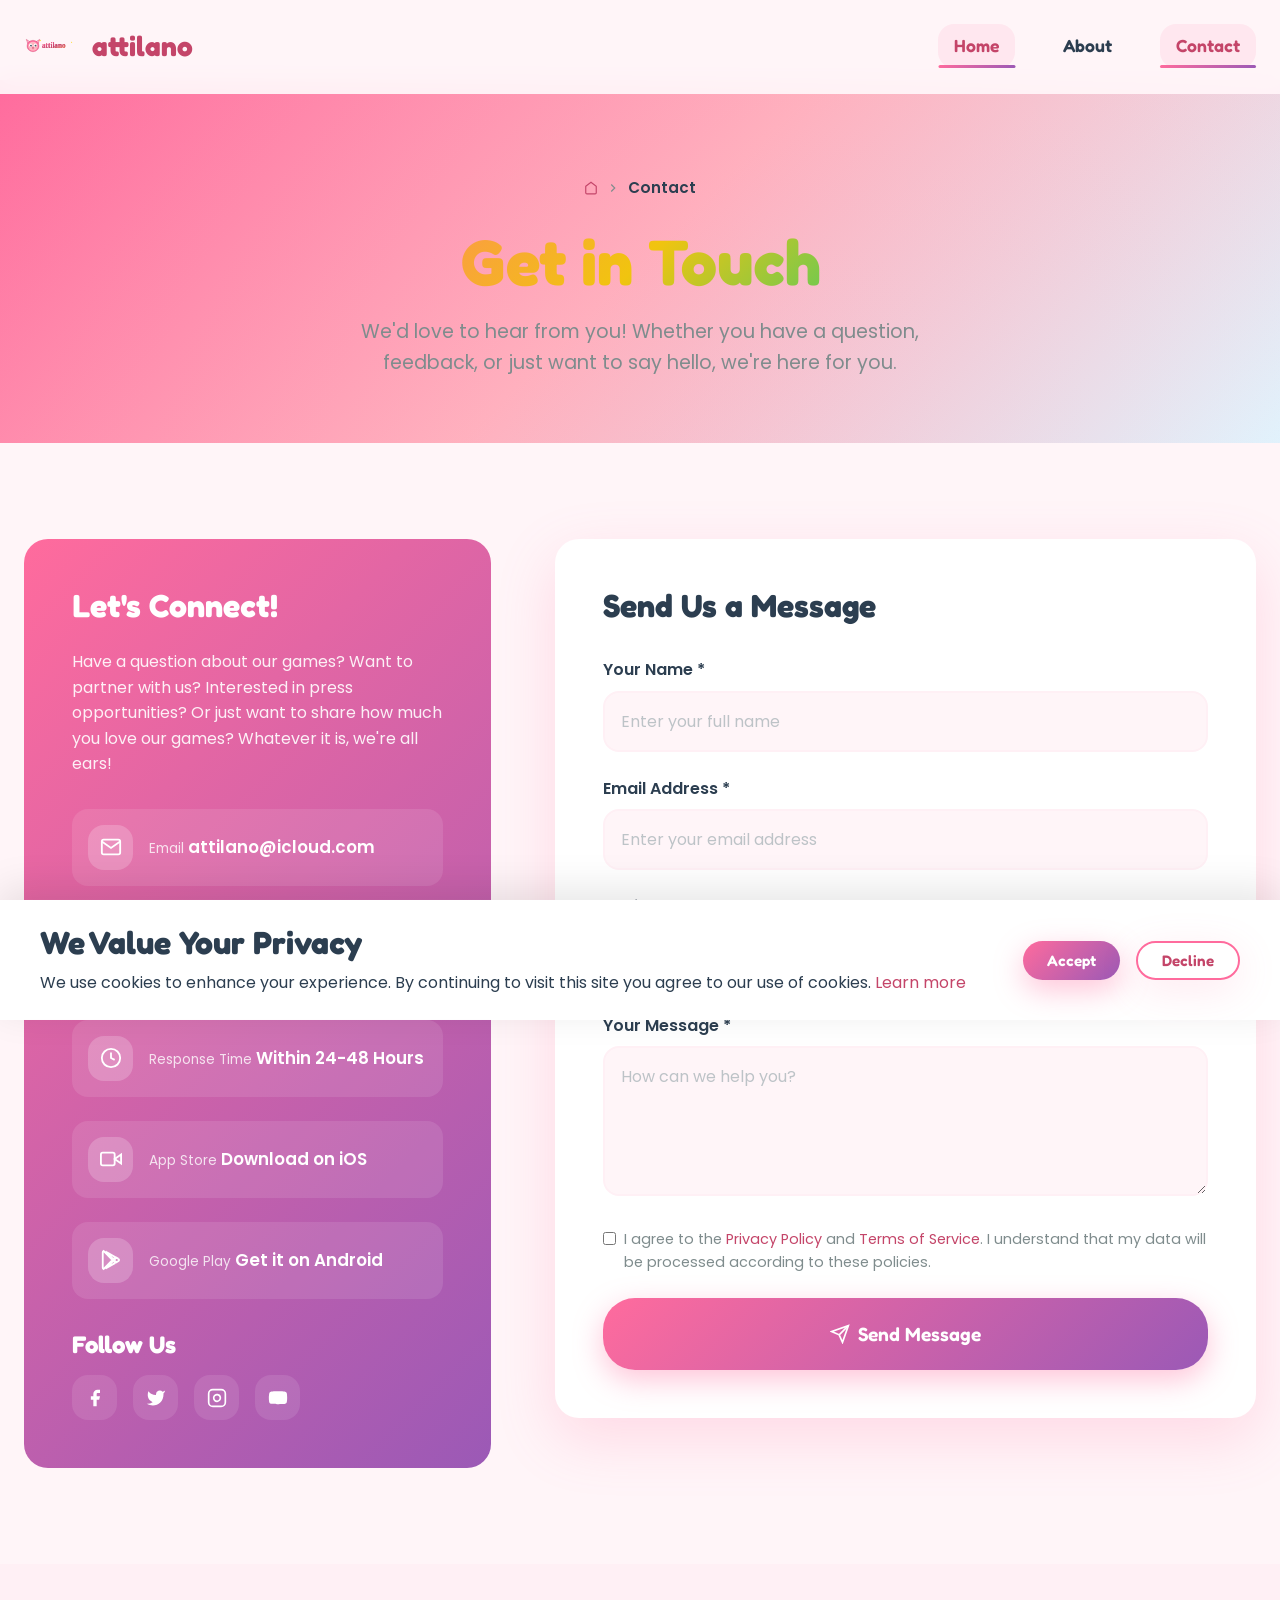
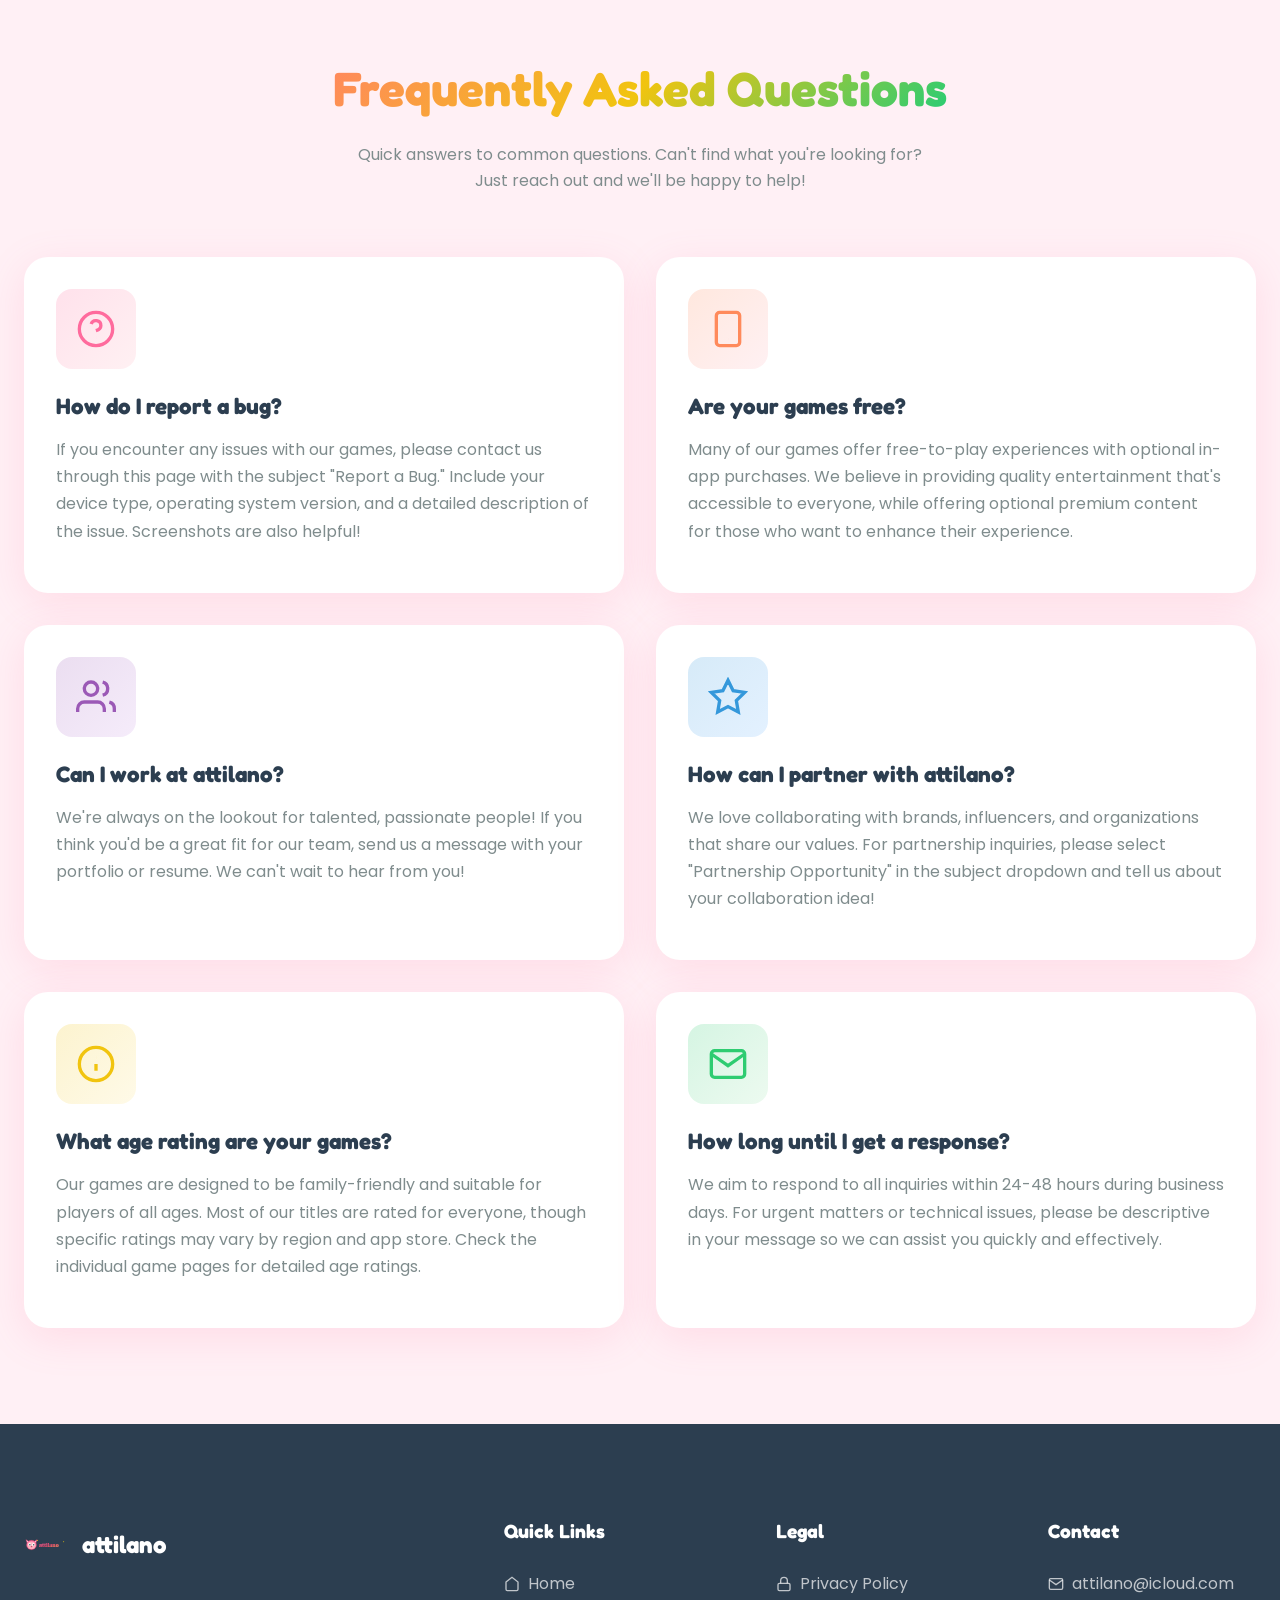
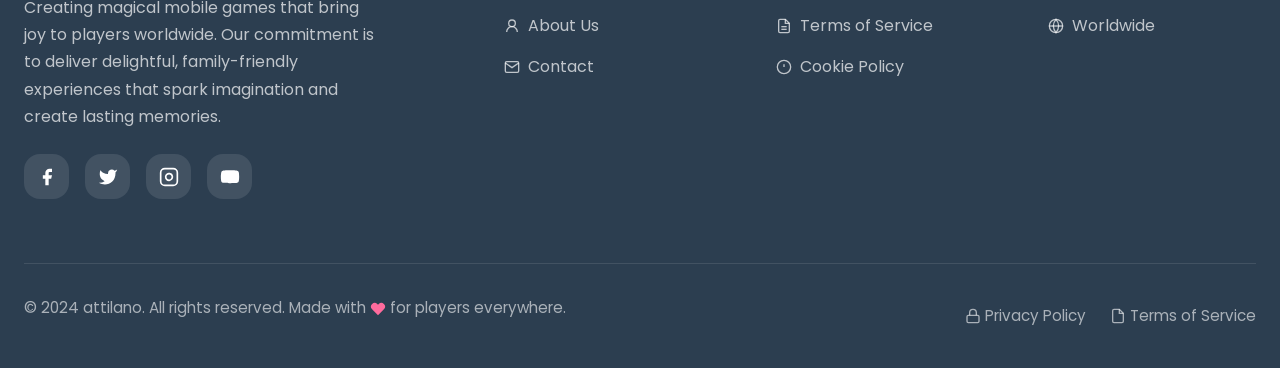
<file: contact.html>
<!DOCTYPE html>
<html lang="en">
<head>
  <meta charset="UTF-8">
  <meta name="viewport" content="width=device-width, initial-scale=1.0">
  <meta http-equiv="X-UA-Compatible" content="IE=edge">
  
  <!-- SEO Meta Tags -->
  <title>Contact Us - attilano | Get in Touch</title>
  <meta name="description" content="Get in touch with attilano. We'd love to hear from you! Contact us for support, partnerships, press inquiries, or just to say hello.">
  <meta name="keywords" content="contact attilano, game support, game studio contact, mobile games help, partnerships">
  <meta name="author" content="attilano">
  <meta name="robots" content="index, follow">
  <meta name="language" content="English">
  
  <!-- Open Graph -->
  <meta property="og:type" content="website">
  <meta property="og:url" content="https://www.cojhrhvk.com/contact.html">
  <meta property="og:title" content="Contact Us - attilano | Get in Touch">
  <meta property="og:description" content="Get in touch with attilano. We'd love to hear from you! Contact us for support, partnerships, press inquiries, or just to say hello.">
  <meta property="og:image" content="https://www.cojhrhvk.com/images/logo.svg">
  
  <!-- Twitter -->
  <meta name="twitter:card" content="summary_large_image">
  <meta name="twitter:url" content="https://www.cojhrhvk.com/contact.html">
  <meta name="twitter:title" content="Contact Us - attilano | Get in Touch">
  <meta name="twitter:description" content="Get in touch with attilano. We'd love to hear from you! Contact us for support, partnerships, press inquiries, or just to say hello.">
  
  <!-- Canonical URL -->
  <link rel="canonical" href="https://www.cojhrhvk.com/contact.html">
  
  <!-- Favicon -->
  <link rel="icon" type="image/svg+xml" href="images/logo.svg">
  
  <!-- Preconnect -->
  <link rel="preconnect" href="https://fonts.googleapis.com">
  <link rel="preconnect" href="https://fonts.gstatic.com" crossorigin>
  
  <!-- Stylesheets -->
  <link rel="stylesheet" href="css/style.css">
  
  <!-- Structured Data -->
  <script type="application/ld+json">
  {
    "@context": "https://schema.org",
    "@type": "ContactPage",
    "mainEntity": {
      "@type": "Organization",
      "name": "attilano",
      "url": "https://www.cojhrhvk.com",
      "email": "attilano@icloud.com",
      "contactPoint": {
        "@type": "ContactPoint",
        "email": "attilano@icloud.com",
        "contactType": "customer service"
      }
    }
  }
  </script>
</head>
<body>
  <!-- Preloader -->
  <div class="preloader">
    <div class="preloader-content">
      <img src="images/logo.svg" alt="attilano" class="preloader-logo">
      <p class="preloader-text">Loading Magic...</p>
    </div>
  </div>

  <!-- Header -->
  <header class="header" role="banner">
    <div class="container">
      <div class="header-content">
        <a href="/" class="logo" aria-label="attilano Home">
          <img src="images/logo.svg" alt="attilano" class="logo-img">
          <span>attilano</span>
        </a>
        
        <nav class="nav" role="navigation" aria-label="Main Navigation">
          <a href="/" class="nav-link">Home</a>
          <a href="about.html" class="nav-link">About</a>
          <a href="contact.html" class="nav-link active">Contact</a>
        </nav>
        
        <button class="menu-toggle" aria-label="Toggle Menu" aria-expanded="false">
          <span></span>
          <span></span>
          <span></span>
        </button>
      </div>
    </div>
  </header>

  <!-- Main Content -->
  <main class="main-content" role="main">
    
    <!-- Page Header -->
    <section class="page-header" aria-labelledby="page-title">
      <div class="container">
        <div class="page-header-content">
          <nav class="breadcrumb" aria-label="Breadcrumb">
            <span class="breadcrumb-item">
              <a href="/">
                <svg viewBox="0 0 24 24" fill="none" stroke="currentColor" stroke-width="2"><path d="M3 9l9-7 9 7v11a2 2 0 0 1-2 2H5a2 2 0 0 1-2-2z"/></svg>
              </a>
            </span>
            <span class="breadcrumb-item">
              <svg viewBox="0 0 24 24" fill="none" stroke="currentColor" stroke-width="2"><polyline points="9 18 15 12 9 6"/></svg>
            </span>
            <span class="breadcrumb-item active">Contact</span>
          </nav>
          
          <h1 id="page-title" class="text-gradient">Get in Touch</h1>
          <p>
            We'd love to hear from you! Whether you have a question, feedback, 
            or just want to say hello, we're here for you.
          </p>
        </div>
      </div>
    </section>

    <!-- Contact Section -->
    <section class="section" aria-labelledby="contact-title">
      <div class="container">
        <div class="contact-container">
          
          <!-- Contact Info -->
          <div class="contact-info reveal-left">
            <h3>Let's Connect!</h3>
            <p>
              Have a question about our games? Want to partner with us? Interested in 
              press opportunities? Or just want to share how much you love our games? 
              Whatever it is, we're all ears!
            </p>
            
            <div class="contact-item">
              <div class="contact-item-icon">
                <svg viewBox="0 0 24 24" fill="none" stroke="currentColor" stroke-width="2">
                  <path d="M4 4h16c1.1 0 2 .9 2 2v12c0 1.1-.9 2-2 2H4c-1.1 0-2-.9-2-2V6c0-1.1.9-2 2-2z"/>
                  <polyline points="22,6 12,13 2,6"/>
                </svg>
              </div>
              <div class="contact-item-text">
                <span class="contact-item-label">Email</span>
                <span class="contact-item-value">
                  <a href="mailto:attilano@icloud.com">attilano@icloud.com</a>
                </span>
              </div>
            </div>
            
            <div class="contact-item">
              <div class="contact-item-icon">
                <svg viewBox="0 0 24 24" fill="none" stroke="currentColor" stroke-width="2">
                  <circle cx="12" cy="12" r="10"/>
                  <line x1="2" y1="12" x2="22" y2="12"/>
                  <path d="M12 2a15.3 15.3 0 0 1 4 10 15.3 15.3 0 0 1-4 10 15.3 15.3 0 0 1-4-10 15.3 15.3 0 0 1 4-10z"/>
                </svg>
              </div>
              <div class="contact-item-text">
                <span class="contact-item-label">Location</span>
                <span class="contact-item-value">Serving Players Worldwide</span>
              </div>
            </div>
            
            <div class="contact-item">
              <div class="contact-item-icon">
                <svg viewBox="0 0 24 24" fill="none" stroke="currentColor" stroke-width="2">
                  <circle cx="12" cy="12" r="10"/>
                  <polyline points="12 6 12 12 16 14"/>
                </svg>
              </div>
              <div class="contact-item-text">
                <span class="contact-item-label">Response Time</span>
                <span class="contact-item-value">Within 24-48 Hours</span>
              </div>
            </div>
            
            <div class="contact-item">
              <div class="contact-item-icon">
                <svg viewBox="0 0 24 24" fill="none" stroke="currentColor" stroke-width="2">
                  <polygon points="23 7 16 12 23 17 23 7"/>
                  <rect x="1" y="5" width="15" height="14" rx="2" ry="2"/>
                </svg>
              </div>
              <div class="contact-item-text">
                <span class="contact-item-label">App Store</span>
                <span class="contact-item-value">
                  <a href="#">Download on iOS</a>
                </span>
              </div>
            </div>
            
            <div class="contact-item">
              <div class="contact-item-icon">
                <svg viewBox="0 0 24 24" fill="none" stroke="currentColor" stroke-width="2">
                  <path d="M3,20.5V3.5C3,2.91 3.34,2.39 3.84,2.15L13.69,12L3.84,21.85C3.34,21.6 3,21.09 3,20.5M16.81,15.12L6.05,21.34L14.54,12.85L16.81,15.12M20.16,10.81C20.5,11.08 20.75,11.5 20.75,12C20.75,12.5 20.53,12.9 20.18,13.18L17.89,14.5L15.39,12L17.89,9.5L20.16,10.81M6.05,2.66L16.81,8.88L14.54,11.15L6.05,2.66Z"/>
                </svg>
              </div>
              <div class="contact-item-text">
                <span class="contact-item-label">Google Play</span>
                <span class="contact-item-value">
                  <a href="#">Get it on Android</a>
                </span>
              </div>
            </div>
            
            <div style="margin-top: var(--space-xl);">
              <h4 style="color: var(--text-light); margin-bottom: var(--space-md);">Follow Us</h4>
              <div class="footer-social">
                <a href="#" class="footer-social-link" aria-label="Facebook">
                  <svg viewBox="0 0 24 24" fill="currentColor"><path d="M18 2h-3a5 5 0 0 0-5 5v3H7v4h3v8h4v-8h3l1-4h-4V7a1 1 0 0 1 1-1h3z"/></svg>
                </a>
                <a href="#" class="footer-social-link" aria-label="Twitter">
                  <svg viewBox="0 0 24 24" fill="currentColor"><path d="M23 3a10.9 10.9 0 0 1-3.14 1.53 4.48 4.48 0 0 0-7.86 3v1A10.66 10.66 0 0 1 3 4s-4 9 5 13a11.64 11.64 0 0 1-7 2c9 5 20 0 20-11.5a4.5 4.5 0 0 0-.08-.83A7.72 7.72 0 0 0 23 3z"/></svg>
                </a>
                <a href="#" class="footer-social-link" aria-label="Instagram">
                  <svg viewBox="0 0 24 24" fill="none" stroke="currentColor" stroke-width="2"><rect x="2" y="2" width="20" height="20" rx="5" ry="5"/><path d="M16 11.37A4 4 0 1 1 12.63 8 4 4 0 0 1 16 11.37z"/><line x1="17.5" y1="6.5" x2="17.51" y2="6.5"/></svg>
                </a>
                <a href="#" class="footer-social-link" aria-label="YouTube">
                  <svg viewBox="0 0 24 24" fill="currentColor"><path d="M22.54 6.42a2.78 2.78 0 0 0-1.94-2C18.88 4 12 4 12 4s-6.88 0-8.6.46a2.78 2.78 0 0 0-1.94 2A29 29 0 0 0 1 11.75a29 29 0 0 0 .46 5.33A2.78 2.78 0 0 0 3.4 19c1.72.46 8.6.46 8.6.46s6.88 0 8.6-.46a2.78 2.78 0 0 0 1.94-2 29 29 0 0 0 .46-5.25 29 29 0 0 0-.46-5.33z"/><polygon points="9.75 15.02 15.5 11.75 9.75 8.48 9.75 15.02"/></svg>
                </a>
              </div>
            </div>
          </div>
          
          <!-- Contact Form -->
          <div class="contact-form reveal-right">
            <h3 id="contact-title" style="margin-bottom: var(--space-xl);">Send Us a Message</h3>
            <form id="contact-form" action="#" method="post">
              <div class="form-group">
                <label for="name" class="form-label">Your Name *</label>
                <input type="text" id="name" name="name" class="form-input" placeholder="Enter your full name" required>
              </div>
              
              <div class="form-group">
                <label for="email" class="form-label">Email Address *</label>
                <input type="email" id="email" name="email" class="form-input" placeholder="Enter your email address" required>
              </div>
              
              <div class="form-group">
                <label for="subject" class="form-label">Subject *</label>
                <select id="subject" name="subject" class="form-input" required>
                  <option value="">Select a subject</option>
                  <option value="general">General Inquiry</option>
                  <option value="support">Game Support</option>
                  <option value="feedback">Feedback & Suggestions</option>
                  <option value="partnership">Partnership Opportunity</option>
                  <option value="press">Press & Media</option>
                  <option value="bug">Report a Bug</option>
                  <option value="other">Other</option>
                </select>
              </div>
              
              <div class="form-group">
                <label for="message" class="form-label">Your Message *</label>
                <textarea id="message" name="message" class="form-textarea" placeholder="How can we help you?" required></textarea>
              </div>
              
              <div class="form-group">
                <label style="display: flex; align-items: flex-start; gap: var(--space-sm); cursor: pointer;">
                  <input type="checkbox" name="privacy" required style="margin-top: 4px;">
                  <span style="font-size: 0.9rem; color: var(--text-secondary);">
                    I agree to the <a href="privacy.html" style="color: var(--primary-pink-dark);">Privacy Policy</a> and 
                    <a href="terms.html" style="color: var(--primary-pink-dark);">Terms of Service</a>. I understand that my data 
                    will be processed according to these policies.
                  </span>
                </label>
              </div>
              
              <button type="submit" class="btn btn-primary btn-lg" style="width: 100%;">
                <svg viewBox="0 0 24 24" fill="none" stroke="currentColor" stroke-width="2">
                  <line x1="22" y1="2" x2="11" y2="13"/>
                  <polygon points="22 2 15 22 11 13 2 9 22 2"/>
                </svg>
                Send Message
              </button>
            </form>
          </div>
        </div>
      </div>
    </section>

    <!-- FAQ Section -->
    <section class="section section-alt" aria-labelledby="faq-title">
      <div class="container">
        <div class="text-center mb-6">
          <h2 class="text-gradient" id="faq-title">Frequently Asked Questions</h2>
          <p class="text-center" style="max-width: 600px; margin: 0 auto;">
            Quick answers to common questions. Can't find what you're looking for? 
            Just reach out and we'll be happy to help!
          </p>
        </div>
        
        <div class="grid grid-2">
          <article class="card reveal">
            <div class="card-icon card-icon-pink">
              <svg viewBox="0 0 24 24" fill="none" stroke="currentColor" stroke-width="2">
                <circle cx="12" cy="12" r="10"/>
                <path d="M9.09 9a3 3 0 0 1 5.83 1c0 2-3 3-3 3"/>
                <line x1="12" y1="17" x2="12.01" y2="17"/>
              </svg>
            </div>
            <h3 class="card-title">How do I report a bug?</h3>
            <p class="card-text">
              If you encounter any issues with our games, please contact us through this page 
              with the subject "Report a Bug." Include your device type, operating system version, 
              and a detailed description of the issue. Screenshots are also helpful!
            </p>
          </article>
          
          <article class="card reveal">
            <div class="card-icon card-icon-coral">
              <svg viewBox="0 0 24 24" fill="none" stroke="currentColor" stroke-width="2">
                <rect x="5" y="2" width="14" height="20" rx="2" ry="2"/>
                <path d="M12 18h.01"/>
              </svg>
            </div>
            <h3 class="card-title">Are your games free?</h3>
            <p class="card-text">
              Many of our games offer free-to-play experiences with optional in-app purchases. 
              We believe in providing quality entertainment that's accessible to everyone, 
              while offering optional premium content for those who want to enhance their experience.
            </p>
          </article>
          
          <article class="card reveal">
            <div class="card-icon card-icon-purple">
              <svg viewBox="0 0 24 24" fill="none" stroke="currentColor" stroke-width="2">
                <path d="M17 21v-2a4 4 0 0 0-4-4H5a4 4 0 0 0-4 4v2"/>
                <circle cx="9" cy="7" r="4"/>
                <path d="M23 21v-2a4 4 0 0 0-3-3.87"/>
                <path d="M16 3.13a4 4 0 0 1 0 7.75"/>
              </svg>
            </div>
            <h3 class="card-title">Can I work at attilano?</h3>
            <p class="card-text">
              We're always on the lookout for talented, passionate people! If you think you'd 
              be a great fit for our team, send us a message with your portfolio or resume. 
              We can't wait to hear from you!
            </p>
          </article>
          
          <article class="card reveal">
            <div class="card-icon card-icon-blue">
              <svg viewBox="0 0 24 24" fill="none" stroke="currentColor" stroke-width="2">
                <polygon points="12 2 15.09 8.26 22 9.27 17 14.14 18.18 21.02 12 17.77 5.82 21.02 7 14.14 2 9.27 8.91 8.26 12 2"/>
              </svg>
            </div>
            <h3 class="card-title">How can I partner with attilano?</h3>
            <p class="card-text">
              We love collaborating with brands, influencers, and organizations that share our 
              values. For partnership inquiries, please select "Partnership Opportunity" in the 
              subject dropdown and tell us about your collaboration idea!
            </p>
          </article>
          
          <article class="card reveal">
            <div class="card-icon card-icon-yellow">
              <svg viewBox="0 0 24 24" fill="none" stroke="currentColor" stroke-width="2">
                <circle cx="12" cy="12" r="10"/>
                <line x1="12" y1="16" x2="12" y2="12"/>
                <line x1="12" y1="8" x2="12.01" y2="8"/>
              </svg>
            </div>
            <h3 class="card-title">What age rating are your games?</h3>
            <p class="card-text">
              Our games are designed to be family-friendly and suitable for players of all ages. 
              Most of our titles are rated for everyone, though specific ratings may vary by 
              region and app store. Check the individual game pages for detailed age ratings.
            </p>
          </article>
          
          <article class="card reveal">
            <div class="card-icon card-icon-green">
              <svg viewBox="0 0 24 24" fill="none" stroke="currentColor" stroke-width="2">
                <path d="M4 4h16c1.1 0 2 .9 2 2v12c0 1.1-.9 2-2 2H4c-1.1 0-2-.9-2-2V6c0-1.1.9-2 2-2z"/>
                <polyline points="22,6 12,13 2,6"/>
              </svg>
            </div>
            <h3 class="card-title">How long until I get a response?</h3>
            <p class="card-text">
              We aim to respond to all inquiries within 24-48 hours during business days. 
              For urgent matters or technical issues, please be descriptive in your message 
              so we can assist you quickly and effectively.
            </p>
          </article>
        </div>
      </div>
    </section>

  </main>

  <!-- Footer -->
  <footer class="footer" role="contentinfo">
    <div class="container">
      <div class="footer-main">
        <div class="footer-brand">
          <a href="/" class="footer-logo">
            <img src="images/logo.svg" alt="attilano" class="footer-logo-img">
            <span>attilano</span>
          </a>
          <p class="footer-description">
            Creating magical mobile games that bring joy to players worldwide. 
            Our commitment is to deliver delightful, family-friendly experiences 
            that spark imagination and create lasting memories.
          </p>
          <div class="footer-social">
            <a href="#" class="footer-social-link" aria-label="Facebook">
              <svg viewBox="0 0 24 24" fill="currentColor"><path d="M18 2h-3a5 5 0 0 0-5 5v3H7v4h3v8h4v-8h3l1-4h-4V7a1 1 0 0 1 1-1h3z"/></svg>
            </a>
            <a href="#" class="footer-social-link" aria-label="Twitter">
              <svg viewBox="0 0 24 24" fill="currentColor"><path d="M23 3a10.9 10.9 0 0 1-3.14 1.53 4.48 4.48 0 0 0-7.86 3v1A10.66 10.66 0 0 1 3 4s-4 9 5 13a11.64 11.64 0 0 1-7 2c9 5 20 0 20-11.5a4.5 4.5 0 0 0-.08-.83A7.72 7.72 0 0 0 23 3z"/></svg>
            </a>
            <a href="#" class="footer-social-link" aria-label="Instagram">
              <svg viewBox="0 0 24 24" fill="none" stroke="currentColor" stroke-width="2"><rect x="2" y="2" width="20" height="20" rx="5" ry="5"/><path d="M16 11.37A4 4 0 1 1 12.63 8 4 4 0 0 1 16 11.37z"/><line x1="17.5" y1="6.5" x2="17.51" y2="6.5"/></svg>
            </a>
            <a href="#" class="footer-social-link" aria-label="YouTube">
              <svg viewBox="0 0 24 24" fill="currentColor"><path d="M22.54 6.42a2.78 2.78 0 0 0-1.94-2C18.88 4 12 4 12 4s-6.88 0-8.6.46a2.78 2.78 0 0 0-1.94 2A29 29 0 0 0 1 11.75a29 29 0 0 0 .46 5.33A2.78 2.78 0 0 0 3.4 19c1.72.46 8.6.46 8.6.46s6.88 0 8.6-.46a2.78 2.78 0 0 0 1.94-2 29 29 0 0 0 .46-5.25 29 29 0 0 0-.46-5.33z"/><polygon points="9.75 15.02 15.5 11.75 9.75 8.48 9.75 15.02"/></svg>
            </a>
          </div>
        </div>
        
        <div class="footer-column">
          <h4>Quick Links</h4>
          <nav class="footer-links">
            <a href="/" class="footer-link">
              <svg viewBox="0 0 24 24" fill="none" stroke="currentColor" stroke-width="2"><path d="M3 9l9-7 9 7v11a2 2 0 0 1-2 2H5a2 2 0 0 1-2-2z"/></svg>
              Home
            </a>
            <a href="about.html" class="footer-link">
              <svg viewBox="0 0 24 24" fill="none" stroke="currentColor" stroke-width="2"><circle cx="12" cy="8" r="5"/><path d="M20 21a8 8 0 1 0-16 0"/></svg>
              About Us
            </a>
            <a href="contact.html" class="footer-link">
              <svg viewBox="0 0 24 24" fill="none" stroke="currentColor" stroke-width="2"><path d="M4 4h16c1.1 0 2 .9 2 2v12c0 1.1-.9 2-2 2H4c-1.1 0-2-.9-2-2V6c0-1.1.9-2 2-2z"/><polyline points="22,6 12,13 2,6"/></svg>
              Contact
            </a>
          </nav>
        </div>
        
        <div class="footer-column">
          <h4>Legal</h4>
          <nav class="footer-links">
            <a href="privacy.html" class="footer-link">
              <svg viewBox="0 0 24 24" fill="none" stroke="currentColor" stroke-width="2"><rect x="3" y="11" width="18" height="11" rx="2" ry="2"/><path d="M7 11V7a5 5 0 0 1 10 0v4"/></svg>
              Privacy Policy
            </a>
            <a href="terms.html" class="footer-link">
              <svg viewBox="0 0 24 24" fill="none" stroke="currentColor" stroke-width="2"><path d="M14 2H6a2 2 0 0 0-2 2v16a2 2 0 0 0 2 2h12a2 2 0 0 0 2-2V8z"/><polyline points="14 2 14 8 20 8"/><line x1="16" y1="13" x2="8" y2="13"/><line x1="16" y1="17" x2="8" y2="17"/></svg>
              Terms of Service
            </a>
            <a href="cookies.html" class="footer-link">
              <svg viewBox="0 0 24 24" fill="none" stroke="currentColor" stroke-width="2"><circle cx="12" cy="12" r="10"/><line x1="12" y1="8" x2="12" y2="12"/><line x1="12" y1="16" x2="12.01" y2="16"/></svg>
              Cookie Policy
            </a>
          </nav>
        </div>
        
        <div class="footer-column">
          <h4>Contact</h4>
          <nav class="footer-links">
            <span class="footer-link">
              <svg viewBox="0 0 24 24" fill="none" stroke="currentColor" stroke-width="2"><path d="M4 4h16c1.1 0 2 .9 2 2v12c0 1.1-.9 2-2 2H4c-1.1 0-2-.9-2-2V6c0-1.1.9-2 2-2z"/><polyline points="22,6 12,13 2,6"/></svg>
              attilano@icloud.com
            </span>
            <span class="footer-link">
              <svg viewBox="0 0 24 24" fill="none" stroke="currentColor" stroke-width="2"><circle cx="12" cy="12" r="10"/><line x1="2" y1="12" x2="22" y2="12"/><path d="M12 2a15.3 15.3 0 0 1 4 10 15.3 15.3 0 0 1-4 10 15.3 15.3 0 0 1-4-10 15.3 15.3 0 0 1 4-10z"/></svg>
              Worldwide
            </span>
          </nav>
        </div>
      </div>
      
      <div class="footer-bottom">
        <p class="footer-copyright">
          &copy; 2024 attilano. All rights reserved. Made with 
          <svg viewBox="0 0 24 24" fill="#FF6B9D" style="width: 16px; height: 16px; display: inline; vertical-align: middle;"><path d="M20.84 4.61a5.5 5.5 0 0 0-7.78 0L12 5.67l-1.06-1.06a5.5 5.5 0 0 0-7.78 7.78l1.06 1.06L12 21.23l7.78-7.78 1.06-1.06a5.5 5.5 0 0 0 0-7.78z"/></svg>
          for players everywhere.
        </p>
        <div class="footer-legal">
          <a href="privacy.html" class="footer-legal-link">
            <svg viewBox="0 0 24 24" fill="none" stroke="currentColor" stroke-width="2"><rect x="3" y="11" width="18" height="11" rx="2" ry="2"/><path d="M7 11V7a5 5 0 0 1 10 0v4"/></svg>
            Privacy Policy
          </a>
          <a href="terms.html" class="footer-legal-link">
            <svg viewBox="0 0 24 24" fill="none" stroke="currentColor" stroke-width="2"><path d="M14 2H6a2 2 0 0 0-2 2v16a2 2 0 0 0 2 2h12a2 2 0 0 0 2-2V8z"/><polyline points="14 2 14 8 20 8"/></svg>
            Terms of Service
          </a>
        </div>
      </div>
    </div>
  </footer>

  <!-- Scroll to Top Button -->
  <button class="scroll-top" aria-label="Scroll to top">
    <svg viewBox="0 0 24 24" fill="none" stroke="currentColor" stroke-width="2">
      <polyline points="18 15 12 9 6 15"/>
    </svg>
  </button>

  <!-- Cookie Banner -->
  <div class="cookie-banner" role="dialog" aria-labelledby="cookie-title">
    <div class="cookie-content">
      <div class="cookie-text">
        <h3 id="cookie-title" style="margin-bottom: 0.5rem;">We Value Your Privacy</h3>
        <p style="margin: 0;">
          We use cookies to enhance your experience. By continuing to visit this site you agree to our use of cookies. 
          <a href="cookies.html" style="color: var(--primary-pink-dark);">Learn more</a>
        </p>
      </div>
      <div class="cookie-buttons">
        <button id="cookie-accept" class="btn btn-primary btn-sm">Accept</button>
        <button id="cookie-decline" class="btn btn-secondary btn-sm">Decline</button>
      </div>
    </div>
  </div>

  <!-- JavaScript -->
  <script src="js/main.js"></script>
</body>
</html>
</file>
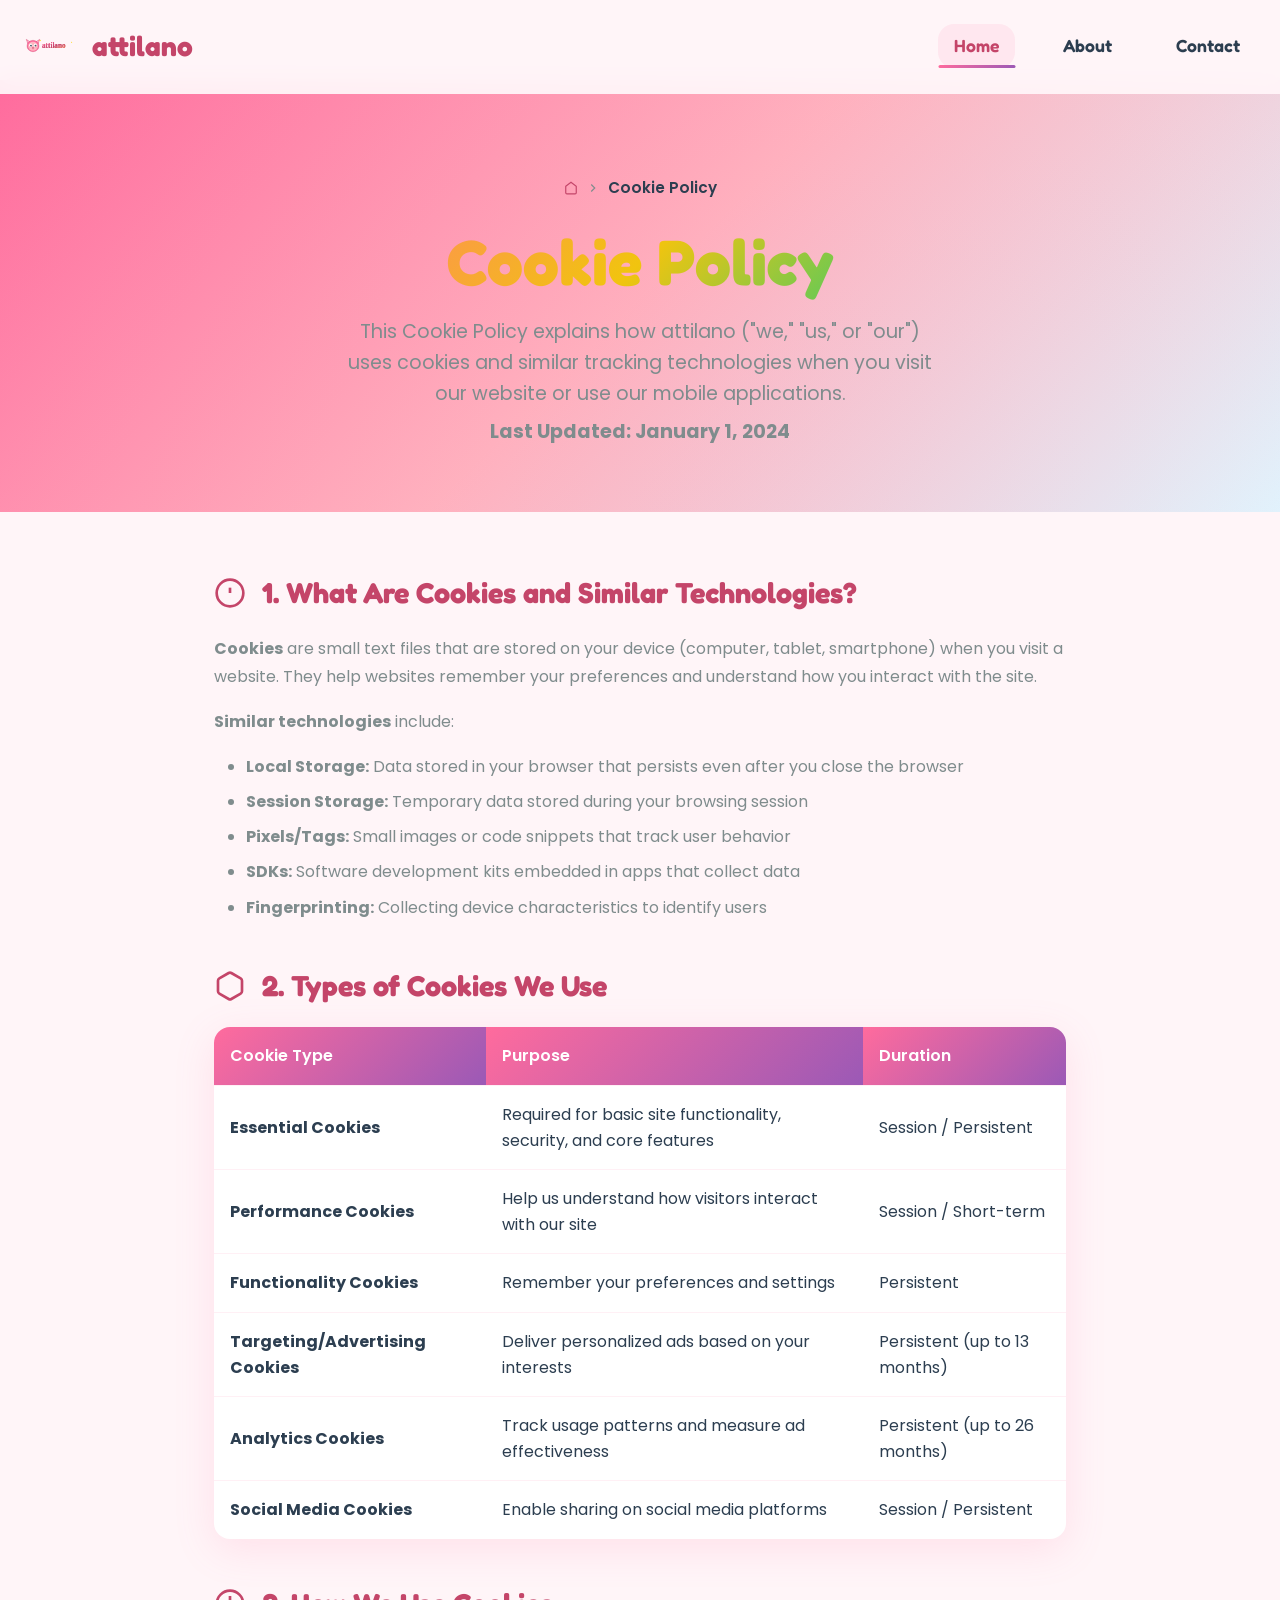
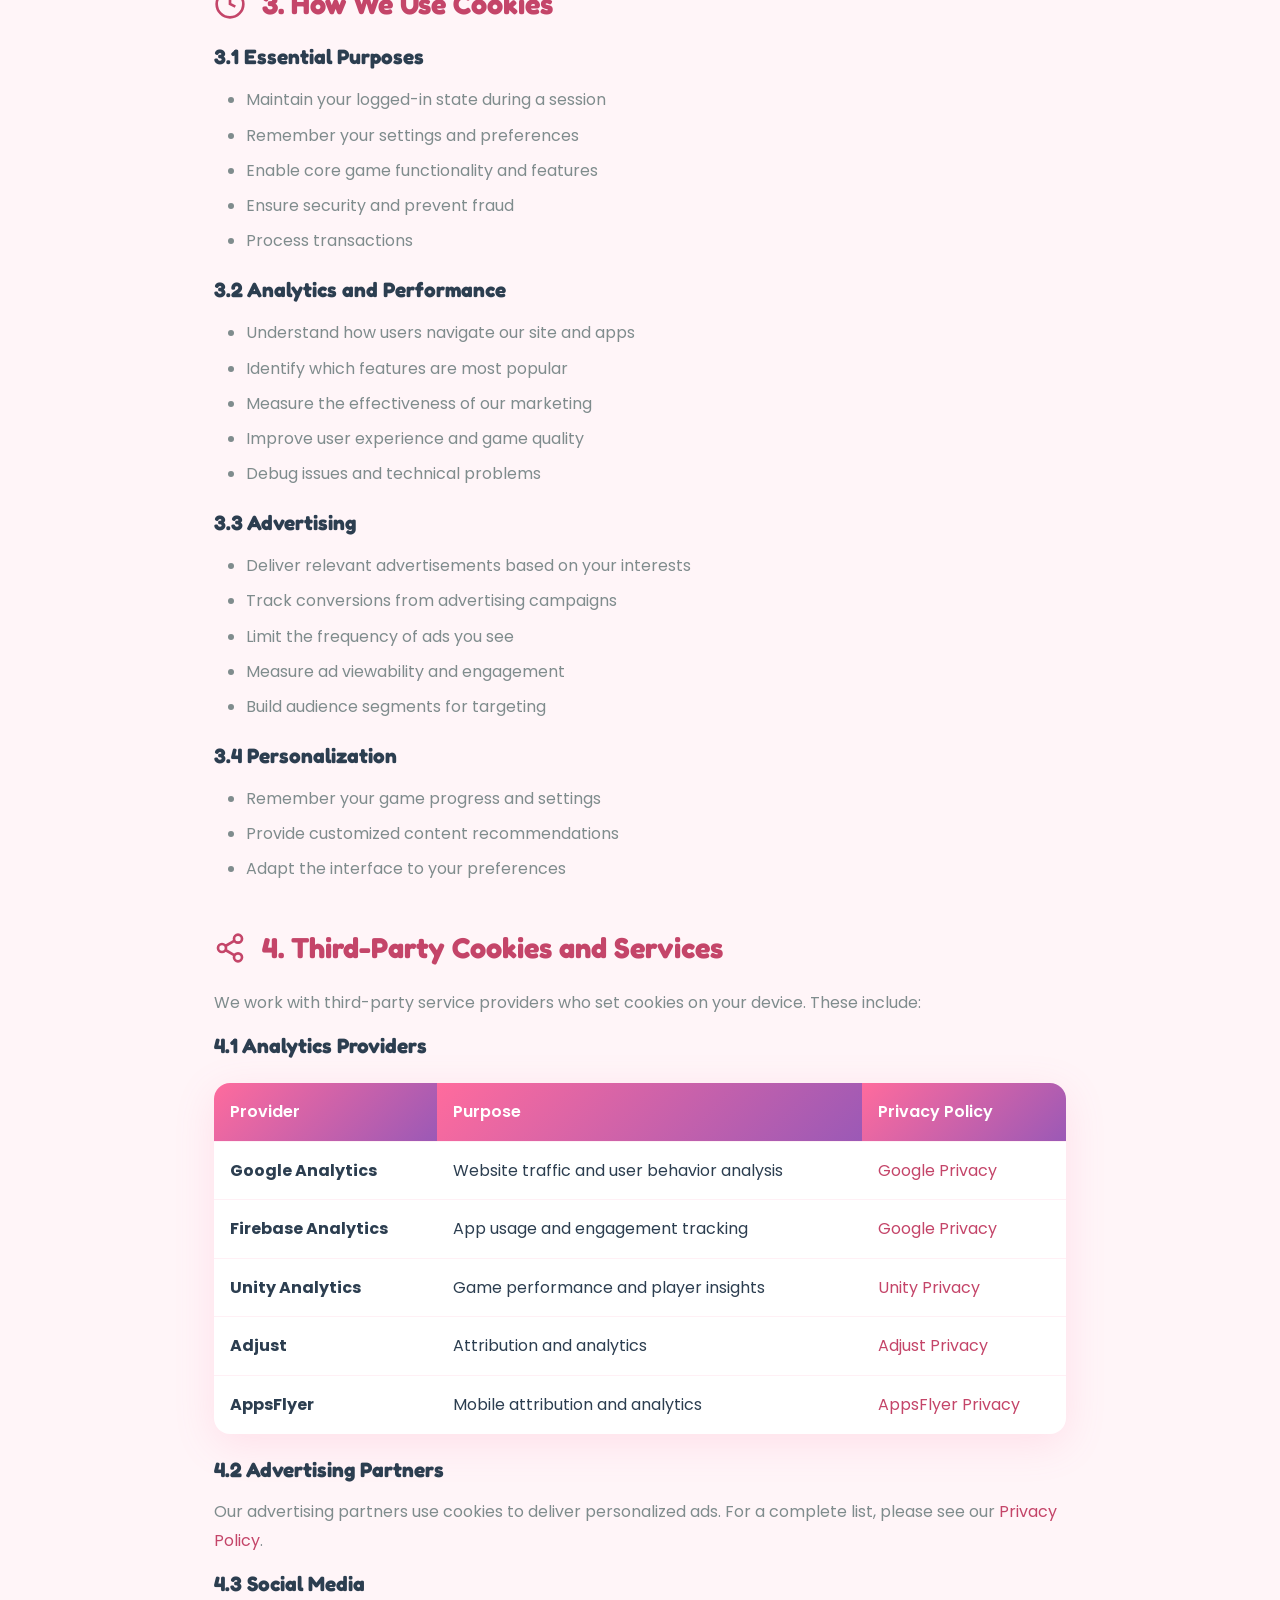
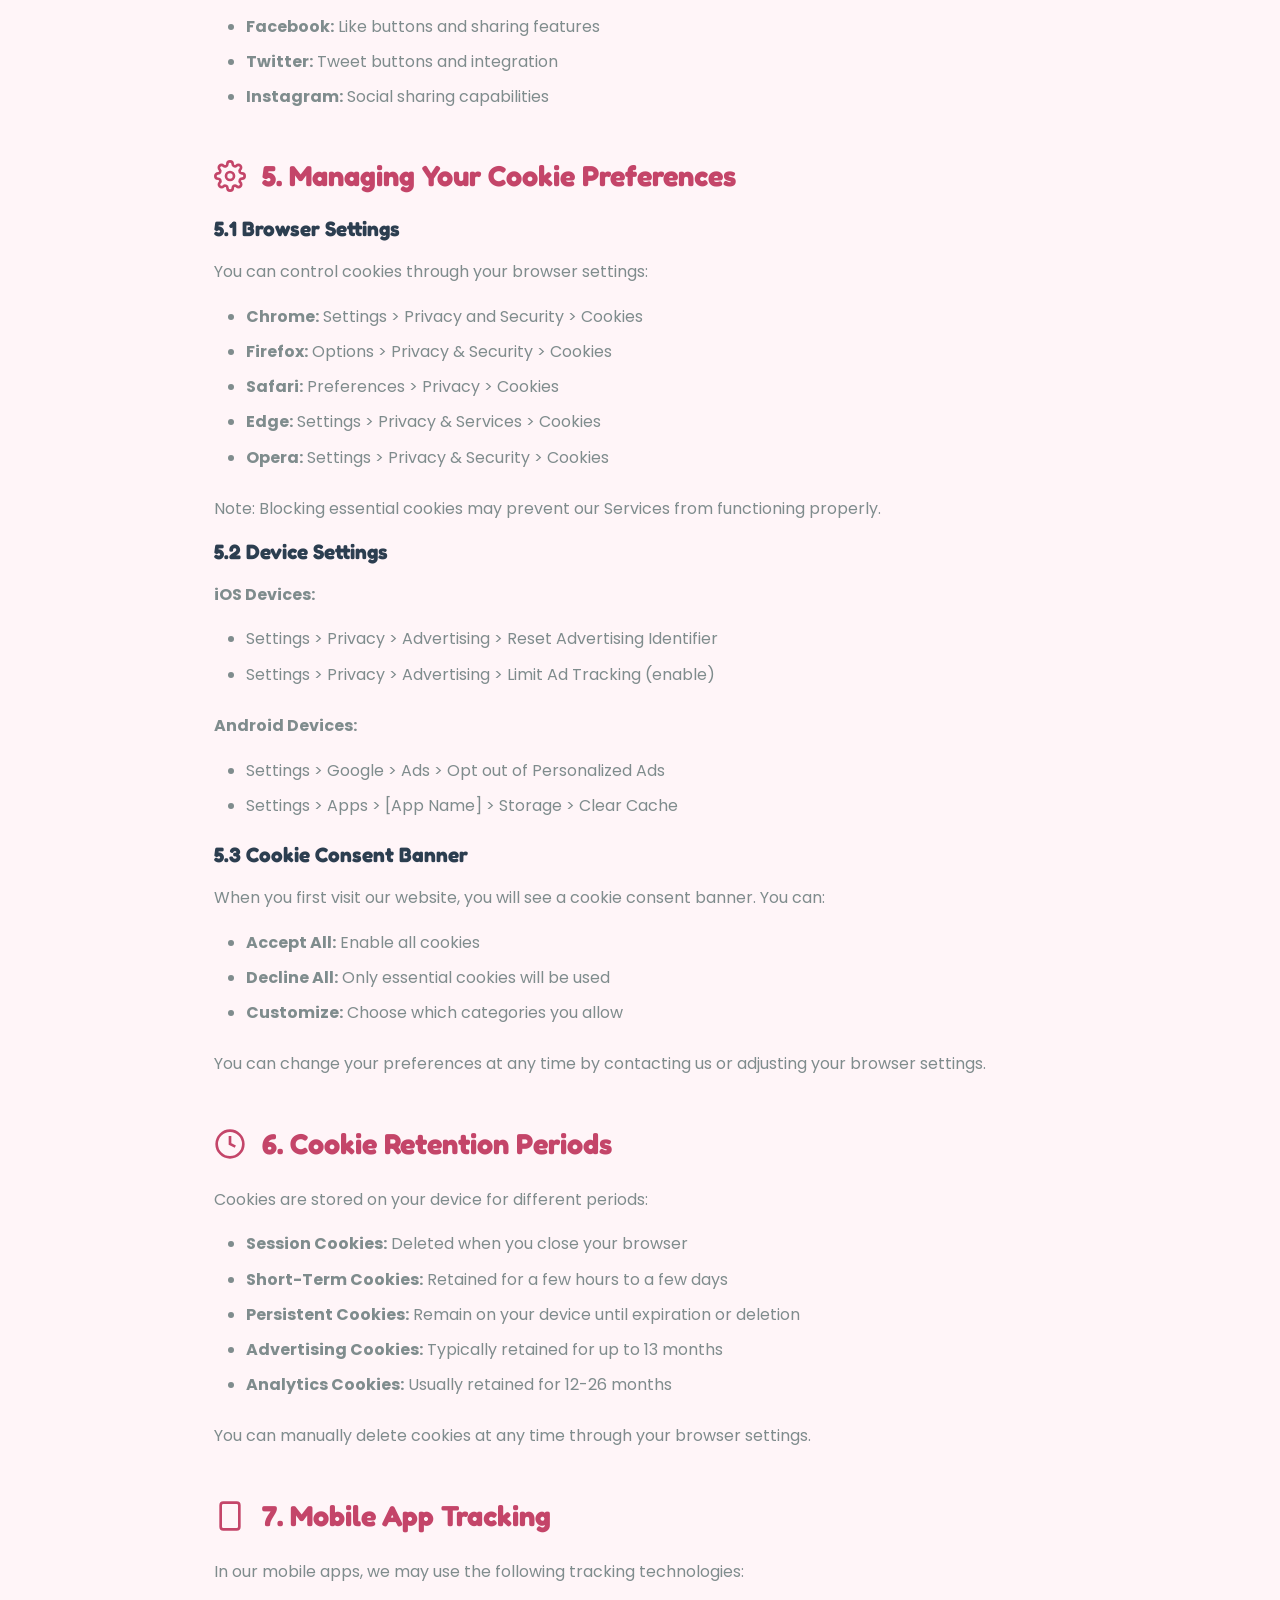
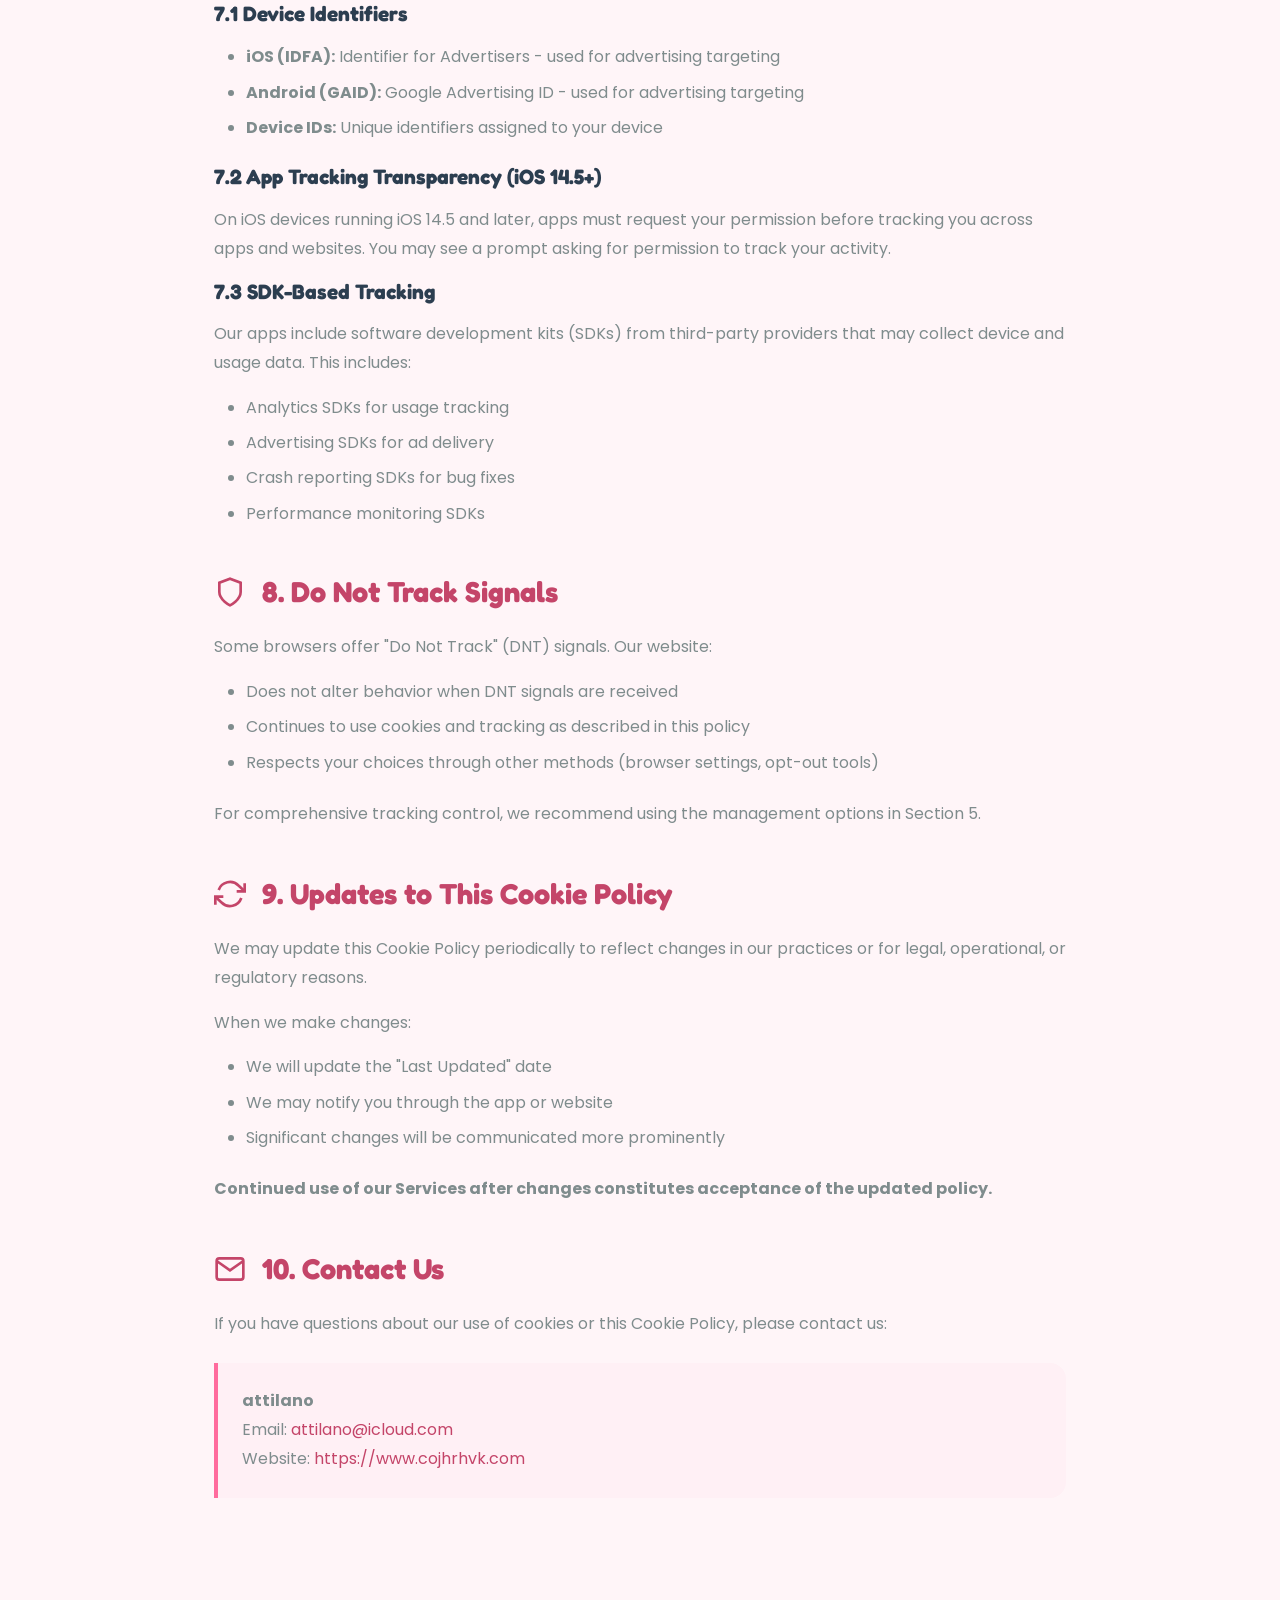
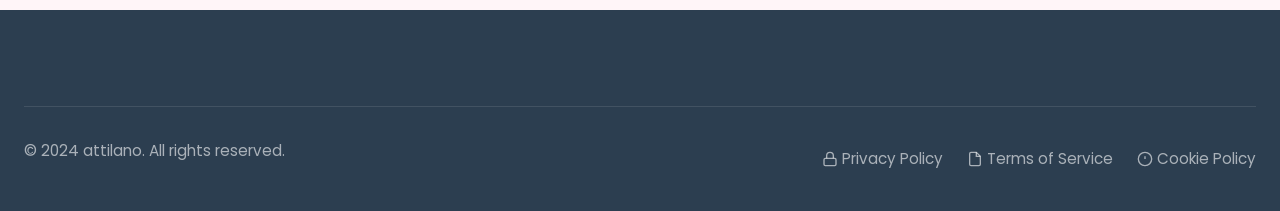
<file: cookies.html>
<!DOCTYPE html>
<html lang="en">
<head>
  <meta charset="UTF-8">
  <meta name="viewport" content="width=device-width, initial-scale=1.0">
  <meta http-equiv="X-UA-Compatible" content="IE=edge">
  
  <!-- SEO Meta Tags -->
  <title>Cookie Policy - attilano | Cookie Usage Information</title>
  <meta name="description" content="attilano Cookie Policy - Learn about how we use cookies and similar tracking technologies to enhance your experience and deliver personalized advertising.">
  <meta name="robots" content="noindex, follow">
  <meta name="language" content="English">
  
  <!-- Canonical URL -->
  <link rel="canonical" href="https://www.cojhrhvk.com/cookies.html">
  
  <!-- Favicon -->
  <link rel="icon" type="image/svg+xml" href="images/logo.svg">
  
  <!-- Preconnect -->
  <link rel="preconnect" href="https://fonts.googleapis.com">
  <link rel="preconnect" href="https://fonts.gstatic.com" crossorigin>
  
  <!-- Stylesheets -->
  <link rel="stylesheet" href="css/style.css">
</head>
<body>
  <!-- Preloader -->
  <div class="preloader">
    <div class="preloader-content">
      <img src="images/logo.svg" alt="attilano" class="preloader-logo">
      <p class="preloader-text">Loading...</p>
    </div>
  </div>

  <!-- Header -->
  <header class="header" role="banner">
    <div class="container">
      <div class="header-content">
        <a href="/" class="logo" aria-label="attilano Home">
          <img src="images/logo.svg" alt="attilano" class="logo-img">
          <span>attilano</span>
        </a>
        
        <nav class="nav" role="navigation" aria-label="Main Navigation">
          <a href="/" class="nav-link">Home</a>
          <a href="about.html" class="nav-link">About</a>
          <a href="contact.html" class="nav-link">Contact</a>
        </nav>
        
        <button class="menu-toggle" aria-label="Toggle Menu" aria-expanded="false">
          <span></span>
          <span></span>
          <span></span>
        </button>
      </div>
    </div>
  </header>

  <!-- Main Content -->
  <main class="main-content" role="main">
    
    <!-- Page Header -->
    <section class="page-header" aria-labelledby="page-title">
      <div class="container">
        <div class="page-header-content">
          <nav class="breadcrumb" aria-label="Breadcrumb">
            <span class="breadcrumb-item">
              <a href="/">
                <svg viewBox="0 0 24 24" fill="none" stroke="currentColor" stroke-width="2"><path d="M3 9l9-7 9 7v11a2 2 0 0 1-2 2H5a2 2 0 0 1-2-2z"/></svg>
              </a>
            </span>
            <span class="breadcrumb-item">
              <svg viewBox="0 0 24 24" fill="none" stroke="currentColor" stroke-width="2"><polyline points="9 18 15 12 9 6"/></svg>
            </span>
            <span class="breadcrumb-item active">Cookie Policy</span>
          </nav>
          
          <h1 id="page-title" class="text-gradient">Cookie Policy</h1>
          <p>
            This Cookie Policy explains how attilano ("we," "us," or "our") uses cookies 
            and similar tracking technologies when you visit our website or use our mobile applications.
          </p>
          <p style="margin-top: var(--space-sm);">
            <strong>Last Updated: January 1, 2024</strong>
          </p>
        </div>
      </div>
    </section>

    <!-- Cookie Policy Content -->
    <div class="legal-content">
      
      <!-- Section 1: What Are Cookies -->
      <section class="legal-section" aria-labelledby="section-1">
        <h2 id="section-1">
          <svg viewBox="0 0 24 24" fill="none" stroke="currentColor" stroke-width="2">
            <circle cx="12" cy="12" r="10"/>
            <line x1="12" y1="8" x2="12" y2="12"/>
            <line x1="12" y1="16" x2="12.01" y2="16"/>
          </svg>
          1. What Are Cookies and Similar Technologies?
        </h2>
        <p>
          <strong>Cookies</strong> are small text files that are stored on your device (computer, 
          tablet, smartphone) when you visit a website. They help websites remember your preferences 
          and understand how you interact with the site.
        </p>
        <p>
          <strong>Similar technologies</strong> include:
        </p>
        <ul>
          <li><strong>Local Storage:</strong> Data stored in your browser that persists even after you close the browser</li>
          <li><strong>Session Storage:</strong> Temporary data stored during your browsing session</li>
          <li><strong>Pixels/Tags:</strong> Small images or code snippets that track user behavior</li>
          <li><strong>SDKs:</strong> Software development kits embedded in apps that collect data</li>
          <li><strong>Fingerprinting:</strong> Collecting device characteristics to identify users</li>
        </ul>
      </section>

      <!-- Section 2: Types of Cookies -->
      <section class="legal-section" aria-labelledby="section-2">
        <h2 id="section-2">
          <svg viewBox="0 0 24 24" fill="none" stroke="currentColor" stroke-width="2">
            <path d="M21 16V8a2 2 0 0 0-1-1.73l-7-4a2 2 0 0 0-2 0l-7 4A2 2 0 0 0 3 8v8a2 2 0 0 0 1 1.73l7 4a2 2 0 0 0 2 0l7-4A2 2 0 0 0 21 16z"/>
          </svg>
          2. Types of Cookies We Use
        </h2>

        <table class="legal-table">
          <thead>
            <tr>
              <th>Cookie Type</th>
              <th>Purpose</th>
              <th>Duration</th>
            </tr>
          </thead>
          <tbody>
            <tr>
              <td><strong>Essential Cookies</strong></td>
              <td>Required for basic site functionality, security, and core features</td>
              <td>Session / Persistent</td>
            </tr>
            <tr>
              <td><strong>Performance Cookies</strong></td>
              <td>Help us understand how visitors interact with our site</td>
              <td>Session / Short-term</td>
            </tr>
            <tr>
              <td><strong>Functionality Cookies</strong></td>
              <td>Remember your preferences and settings</td>
              <td>Persistent</td>
            </tr>
            <tr>
              <td><strong>Targeting/Advertising Cookies</strong></td>
              <td>Deliver personalized ads based on your interests</td>
              <td>Persistent (up to 13 months)</td>
            </tr>
            <tr>
              <td><strong>Analytics Cookies</strong></td>
              <td>Track usage patterns and measure ad effectiveness</td>
              <td>Persistent (up to 26 months)</td>
            </tr>
            <tr>
              <td><strong>Social Media Cookies</strong></td>
              <td>Enable sharing on social media platforms</td>
              <td>Session / Persistent</td>
            </tr>
          </tbody>
        </table>
      </section>

      <!-- Section 3: How We Use Cookies -->
      <section class="legal-section" aria-labelledby="section-3">
        <h2 id="section-3">
          <svg viewBox="0 0 24 24" fill="none" stroke="currentColor" stroke-width="2">
            <circle cx="12" cy="12" r="10"/>
            <polyline points="12 6 12 12 16 14"/>
          </svg>
          3. How We Use Cookies
        </h2>

        <h3>3.1 Essential Purposes</h3>
        <ul>
          <li>Maintain your logged-in state during a session</li>
          <li>Remember your settings and preferences</li>
          <li>Enable core game functionality and features</li>
          <li>Ensure security and prevent fraud</li>
          <li>Process transactions</li>
        </ul>

        <h3>3.2 Analytics and Performance</h3>
        <ul>
          <li>Understand how users navigate our site and apps</li>
          <li>Identify which features are most popular</li>
          <li>Measure the effectiveness of our marketing</li>
          <li>Improve user experience and game quality</li>
          <li>Debug issues and technical problems</li>
        </ul>

        <h3>3.3 Advertising</h3>
        <ul>
          <li>Deliver relevant advertisements based on your interests</li>
          <li>Track conversions from advertising campaigns</li>
          <li>Limit the frequency of ads you see</li>
          <li>Measure ad viewability and engagement</li>
          <li>Build audience segments for targeting</li>
        </ul>

        <h3>3.4 Personalization</h3>
        <ul>
          <li>Remember your game progress and settings</li>
          <li>Provide customized content recommendations</li>
          <li>Adapt the interface to your preferences</li>
        </ul>
      </section>

      <!-- Section 4: Third-Party Cookies -->
      <section class="legal-section" aria-labelledby="section-4">
        <h2 id="section-4">
          <svg viewBox="0 0 24 24" fill="none" stroke="currentColor" stroke-width="2">
            <circle cx="18" cy="5" r="3"/>
            <circle cx="6" cy="12" r="3"/>
            <circle cx="18" cy="19" r="3"/>
            <line x1="8.59" y1="13.51" x2="15.42" y2="17.49"/>
            <line x1="15.41" y1="6.51" x2="8.59" y2="10.49"/>
          </svg>
          4. Third-Party Cookies and Services
        </h2>
        <p>
          We work with third-party service providers who set cookies on your device. 
          These include:
        </p>

        <h3>4.1 Analytics Providers</h3>
        <table class="legal-table">
          <thead>
            <tr>
              <th>Provider</th>
              <th>Purpose</th>
              <th>Privacy Policy</th>
            </tr>
          </thead>
          <tbody>
            <tr>
              <td><strong>Google Analytics</strong></td>
              <td>Website traffic and user behavior analysis</td>
              <td><a href="https://policies.google.com/privacy" target="_blank" rel="noopener">Google Privacy</a></td>
            </tr>
            <tr>
              <td><strong>Firebase Analytics</strong></td>
              <td>App usage and engagement tracking</td>
              <td><a href="https://policies.google.com/privacy" target="_blank" rel="noopener">Google Privacy</a></td>
            </tr>
            <tr>
              <td><strong>Unity Analytics</strong></td>
              <td>Game performance and player insights</td>
              <td><a href="https://unity.com/legal/privacy-policy" target="_blank" rel="noopener">Unity Privacy</a></td>
            </tr>
            <tr>
              <td><strong>Adjust</strong></td>
              <td>Attribution and analytics</td>
              <td><a href="https://www.adjust.com/privacy-policy/" target="_blank" rel="noopener">Adjust Privacy</a></td>
            </tr>
            <tr>
              <td><strong>AppsFlyer</strong></td>
              <td>Mobile attribution and analytics</td>
              <td><a href="https://www.appsflyer.com/privacy-policy/" target="_blank" rel="noopener">AppsFlyer Privacy</a></td>
            </tr>
          </tbody>
        </table>

        <h3>4.2 Advertising Partners</h3>
        <p>
          Our advertising partners use cookies to deliver personalized ads. For a complete list, 
          please see our <a href="privacy.html">Privacy Policy</a>.
        </p>

        <h3>4.3 Social Media</h3>
        <ul>
          <li><strong>Facebook:</strong> Like buttons and sharing features</li>
          <li><strong>Twitter:</strong> Tweet buttons and integration</li>
          <li><strong>Instagram:</strong> Social sharing capabilities</li>
        </ul>
      </section>

      <!-- Section 5: Managing Cookies -->
      <section class="legal-section" aria-labelledby="section-5">
        <h2 id="section-5">
          <svg viewBox="0 0 24 24" fill="none" stroke="currentColor" stroke-width="2">
            <circle cx="12" cy="12" r="3"/>
            <path d="M19.4 15a1.65 1.65 0 0 0 .33 1.82l.06.06a2 2 0 0 1 0 2.83 2 2 0 0 1-2.83 0l-.06-.06a1.65 1.65 0 0 0-1.82-.33 1.65 1.65 0 0 0-1 1.51V21a2 2 0 0 1-2 2 2 2 0 0 1-2-2v-.09A1.65 1.65 0 0 0 9 19.4a1.65 1.65 0 0 0-1.82.33l-.06.06a2 2 0 0 1-2.83 0 2 2 0 0 1 0-2.83l.06-.06a1.65 1.65 0 0 0 .33-1.82 1.65 1.65 0 0 0-1.51-1H3a2 2 0 0 1-2-2 2 2 0 0 1 2-2h.09A1.65 1.65 0 0 0 4.6 9a1.65 1.65 0 0 0-.33-1.82l-.06-.06a2 2 0 0 1 0-2.83 2 2 0 0 1 2.83 0l.06.06a1.65 1.65 0 0 0 1.82.33H9a1.65 1.65 0 0 0 1-1.51V3a2 2 0 0 1 2-2 2 2 0 0 1 2 2v.09a1.65 1.65 0 0 0 1 1.51 1.65 1.65 0 0 0 1.82-.33l.06-.06a2 2 0 0 1 2.83 0 2 2 0 0 1 0 2.83l-.06.06a1.65 1.65 0 0 0-.33 1.82V9a1.65 1.65 0 0 0 1.51 1H21a2 2 0 0 1 2 2 2 2 0 0 1-2 2h-.09a1.65 1.65 0 0 0-1.51 1z"/>
          </svg>
          5. Managing Your Cookie Preferences
        </h2>

        <h3>5.1 Browser Settings</h3>
        <p>
          You can control cookies through your browser settings:
        </p>
        <ul>
          <li><strong>Chrome:</strong> Settings > Privacy and Security > Cookies</li>
          <li><strong>Firefox:</strong> Options > Privacy & Security > Cookies</li>
          <li><strong>Safari:</strong> Preferences > Privacy > Cookies</li>
          <li><strong>Edge:</strong> Settings > Privacy & Services > Cookies</li>
          <li><strong>Opera:</strong> Settings > Privacy & Security > Cookies</li>
        </ul>
        <p>
          Note: Blocking essential cookies may prevent our Services from functioning properly.
        </p>

        <h3>5.2 Device Settings</h3>
        <p>
          <strong>iOS Devices:</strong>
        </p>
        <ul>
          <li>Settings > Privacy > Advertising > Reset Advertising Identifier</li>
          <li>Settings > Privacy > Advertising > Limit Ad Tracking (enable)</li>
        </ul>
        <p>
          <strong>Android Devices:</strong>
        </p>
        <ul>
          <li>Settings > Google > Ads > Opt out of Personalized Ads</li>
          <li>Settings > Apps > [App Name] > Storage > Clear Cache</li>
        </ul>

        <h3>5.3 Cookie Consent Banner</h3>
        <p>
          When you first visit our website, you will see a cookie consent banner. You can:
        </p>
        <ul>
          <li><strong>Accept All:</strong> Enable all cookies</li>
          <li><strong>Decline All:</strong> Only essential cookies will be used</li>
          <li><strong>Customize:</strong> Choose which categories you allow</li>
        </ul>
        <p>
          You can change your preferences at any time by contacting us or adjusting your browser settings.
        </p>
      </section>

      <!-- Section 6: Cookie Duration -->
      <section class="legal-section" aria-labelledby="section-6">
        <h2 id="section-6">
          <svg viewBox="0 0 24 24" fill="none" stroke="currentColor" stroke-width="2">
            <circle cx="12" cy="12" r="10"/>
            <polyline points="12 6 12 12 16 14"/>
          </svg>
          6. Cookie Retention Periods
        </h2>
        <p>
          Cookies are stored on your device for different periods:
        </p>
        <ul>
          <li><strong>Session Cookies:</strong> Deleted when you close your browser</li>
          <li><strong>Short-Term Cookies:</strong> Retained for a few hours to a few days</li>
          <li><strong>Persistent Cookies:</strong> Remain on your device until expiration or deletion</li>
          <li><strong>Advertising Cookies:</strong> Typically retained for up to 13 months</li>
          <li><strong>Analytics Cookies:</strong> Usually retained for 12-26 months</li>
        </ul>
        <p>
          You can manually delete cookies at any time through your browser settings.
        </p>
      </section>

      <!-- Section 7: Mobile App Tracking -->
      <section class="legal-section" aria-labelledby="section-7">
        <h2 id="section-7">
          <svg viewBox="0 0 24 24" fill="none" stroke="currentColor" stroke-width="2">
            <rect x="5" y="2" width="14" height="20" rx="2" ry="2"/>
            <path d="M12 18h.01"/>
          </svg>
          7. Mobile App Tracking
        </h2>
        <p>
          In our mobile apps, we may use the following tracking technologies:
        </p>

        <h3>7.1 Device Identifiers</h3>
        <ul>
          <li><strong>iOS (IDFA):</strong> Identifier for Advertisers - used for advertising targeting</li>
          <li><strong>Android (GAID):</strong> Google Advertising ID - used for advertising targeting</li>
          <li><strong>Device IDs:</strong> Unique identifiers assigned to your device</li>
        </ul>

        <h3>7.2 App Tracking Transparency (iOS 14.5+)</h3>
        <p>
          On iOS devices running iOS 14.5 and later, apps must request your permission before 
          tracking you across apps and websites. You may see a prompt asking for permission 
          to track your activity.
        </p>

        <h3>7.3 SDK-Based Tracking</h3>
        <p>
          Our apps include software development kits (SDKs) from third-party providers that 
          may collect device and usage data. This includes:
        </p>
        <ul>
          <li>Analytics SDKs for usage tracking</li>
          <li>Advertising SDKs for ad delivery</li>
          <li>Crash reporting SDKs for bug fixes</li>
          <li>Performance monitoring SDKs</li>
        </ul>
      </section>

      <!-- Section 8: Do Not Track -->
      <section class="legal-section" aria-labelledby="section-8">
        <h2 id="section-8">
          <svg viewBox="0 0 24 24" fill="none" stroke="currentColor" stroke-width="2">
            <path d="M12 22s8-4 8-10V5l-8-3-8 3v7c0 6 8 10 8 10z"/>
          </svg>
          8. Do Not Track Signals
        </h2>
        <p>
          Some browsers offer "Do Not Track" (DNT) signals. Our website:
        </p>
        <ul>
          <li>Does not alter behavior when DNT signals are received</li>
          <li>Continues to use cookies and tracking as described in this policy</li>
          <li>Respects your choices through other methods (browser settings, opt-out tools)</li>
        </ul>
        <p>
          For comprehensive tracking control, we recommend using the management options in 
          Section 5.
        </p>
      </section>

      <!-- Section 9: Updates to This Policy -->
      <section class="legal-section" aria-labelledby="section-9">
        <h2 id="section-9">
          <svg viewBox="0 0 24 24" fill="none" stroke="currentColor" stroke-width="2">
            <polyline points="23 4 23 10 17 10"/>
            <polyline points="1 20 1 14 7 14"/>
            <path d="M3.51 9a9 9 0 0 1 14.85-3.36L23 10M1 14l4.64 4.36A9 9 0 0 0 20.49 15"/>
          </svg>
          9. Updates to This Cookie Policy
        </h2>
        <p>
          We may update this Cookie Policy periodically to reflect changes in our practices 
          or for legal, operational, or regulatory reasons.
        </p>
        <p>
          When we make changes:
        </p>
        <ul>
          <li>We will update the "Last Updated" date</li>
          <li>We may notify you through the app or website</li>
          <li>Significant changes will be communicated more prominently</li>
        </ul>
        <p>
          <strong>Continued use of our Services after changes constitutes acceptance of the updated policy.</strong>
        </p>
      </section>

      <!-- Section 10: Contact Us -->
      <section class="legal-section" aria-labelledby="section-10">
        <h2 id="section-10">
          <svg viewBox="0 0 24 24" fill="none" stroke="currentColor" stroke-width="2">
            <path d="M4 4h16c1.1 0 2 .9 2 2v12c0 1.1-.9 2-2 2H4c-1.1 0-2-.9-2-2V6c0-1.1.9-2 2-2z"/>
            <polyline points="22,6 12,13 2,6"/>
          </svg>
          10. Contact Us
        </h2>
        <p>
          If you have questions about our use of cookies or this Cookie Policy, please contact us:
        </p>
        
        <div class="legal-highlight">
          <p>
            <strong>attilano</strong><br>
            Email: <a href="mailto:attilano@icloud.com">attilano@icloud.com</a><br>
            Website: <a href="https://www.cojhrhvk.com">https://www.cojhrhvk.com</a>
          </p>
        </div>
      </section>

    </div>

  </main>

  <!-- Footer -->
  <footer class="footer" role="contentinfo">
    <div class="container">
      <div class="footer-bottom">
        <p class="footer-copyright">
          &copy; 2024 attilano. All rights reserved.
        </p>
        <div class="footer-legal">
          <a href="privacy.html" class="footer-legal-link">
            <svg viewBox="0 0 24 24" fill="none" stroke="currentColor" stroke-width="2"><rect x="3" y="11" width="18" height="11" rx="2" ry="2"/><path d="M7 11V7a5 5 0 0 1 10 0v4"/></svg>
            Privacy Policy
          </a>
          <a href="terms.html" class="footer-legal-link">
            <svg viewBox="0 0 24 24" fill="none" stroke="currentColor" stroke-width="2"><path d="M14 2H6a2 2 0 0 0-2 2v16a2 2 0 0 0 2 2h12a2 2 0 0 0 2-2V8z"/><polyline points="14 2 14 8 20 8"/></svg>
            Terms of Service
          </a>
          <a href="cookies.html" class="footer-legal-link">
            <svg viewBox="0 0 24 24" fill="none" stroke="currentColor" stroke-width="2"><circle cx="12" cy="12" r="10"/><line x1="12" y1="8" x2="12" y2="12"/><line x1="12" y1="16" x2="12.01" y2="16"/></svg>
            Cookie Policy
          </a>
        </div>
      </div>
    </div>
  </footer>

  <!-- Scroll to Top Button -->
  <button class="scroll-top" aria-label="Scroll to top">
    <svg viewBox="0 0 24 24" fill="none" stroke="currentColor" stroke-width="2">
      <polyline points="18 15 12 9 6 15"/>
    </svg>
  </button>

  <!-- JavaScript -->
  <script src="js/main.js"></script>
</body>
</html>
</file>
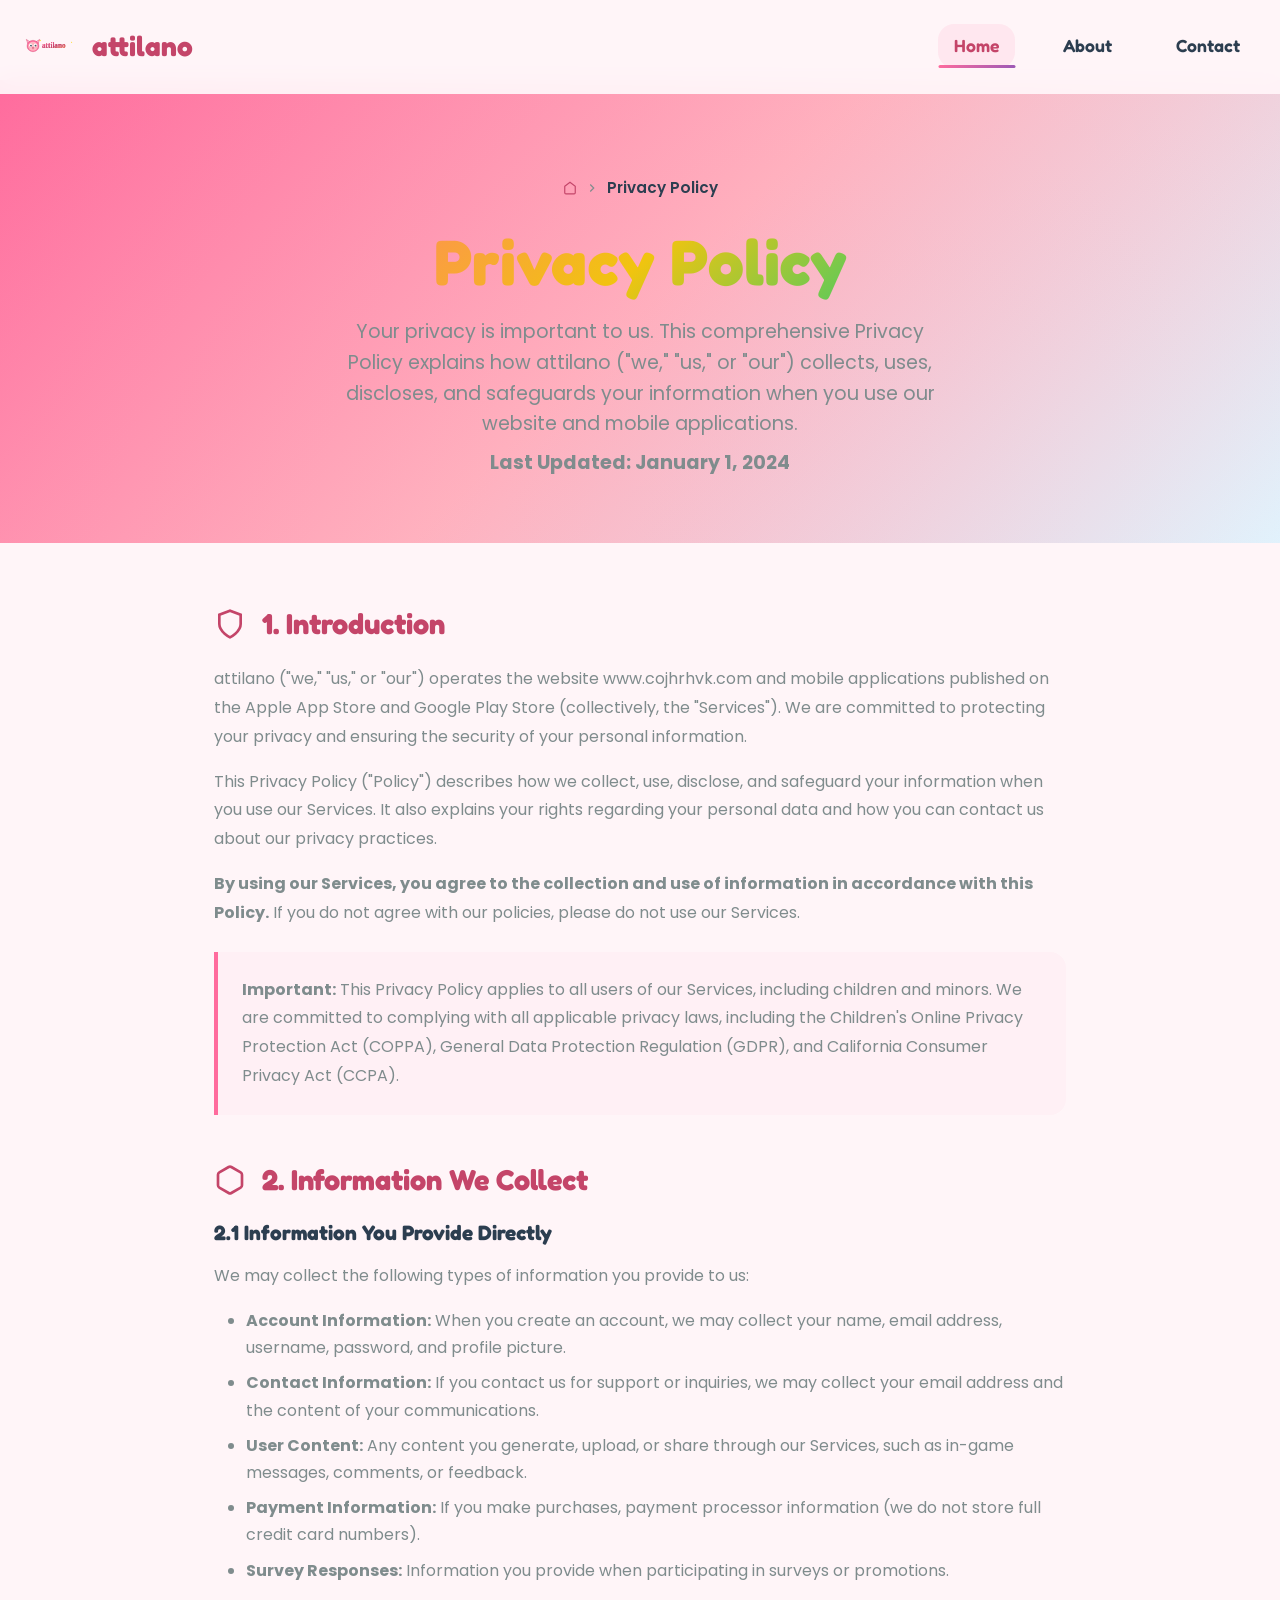
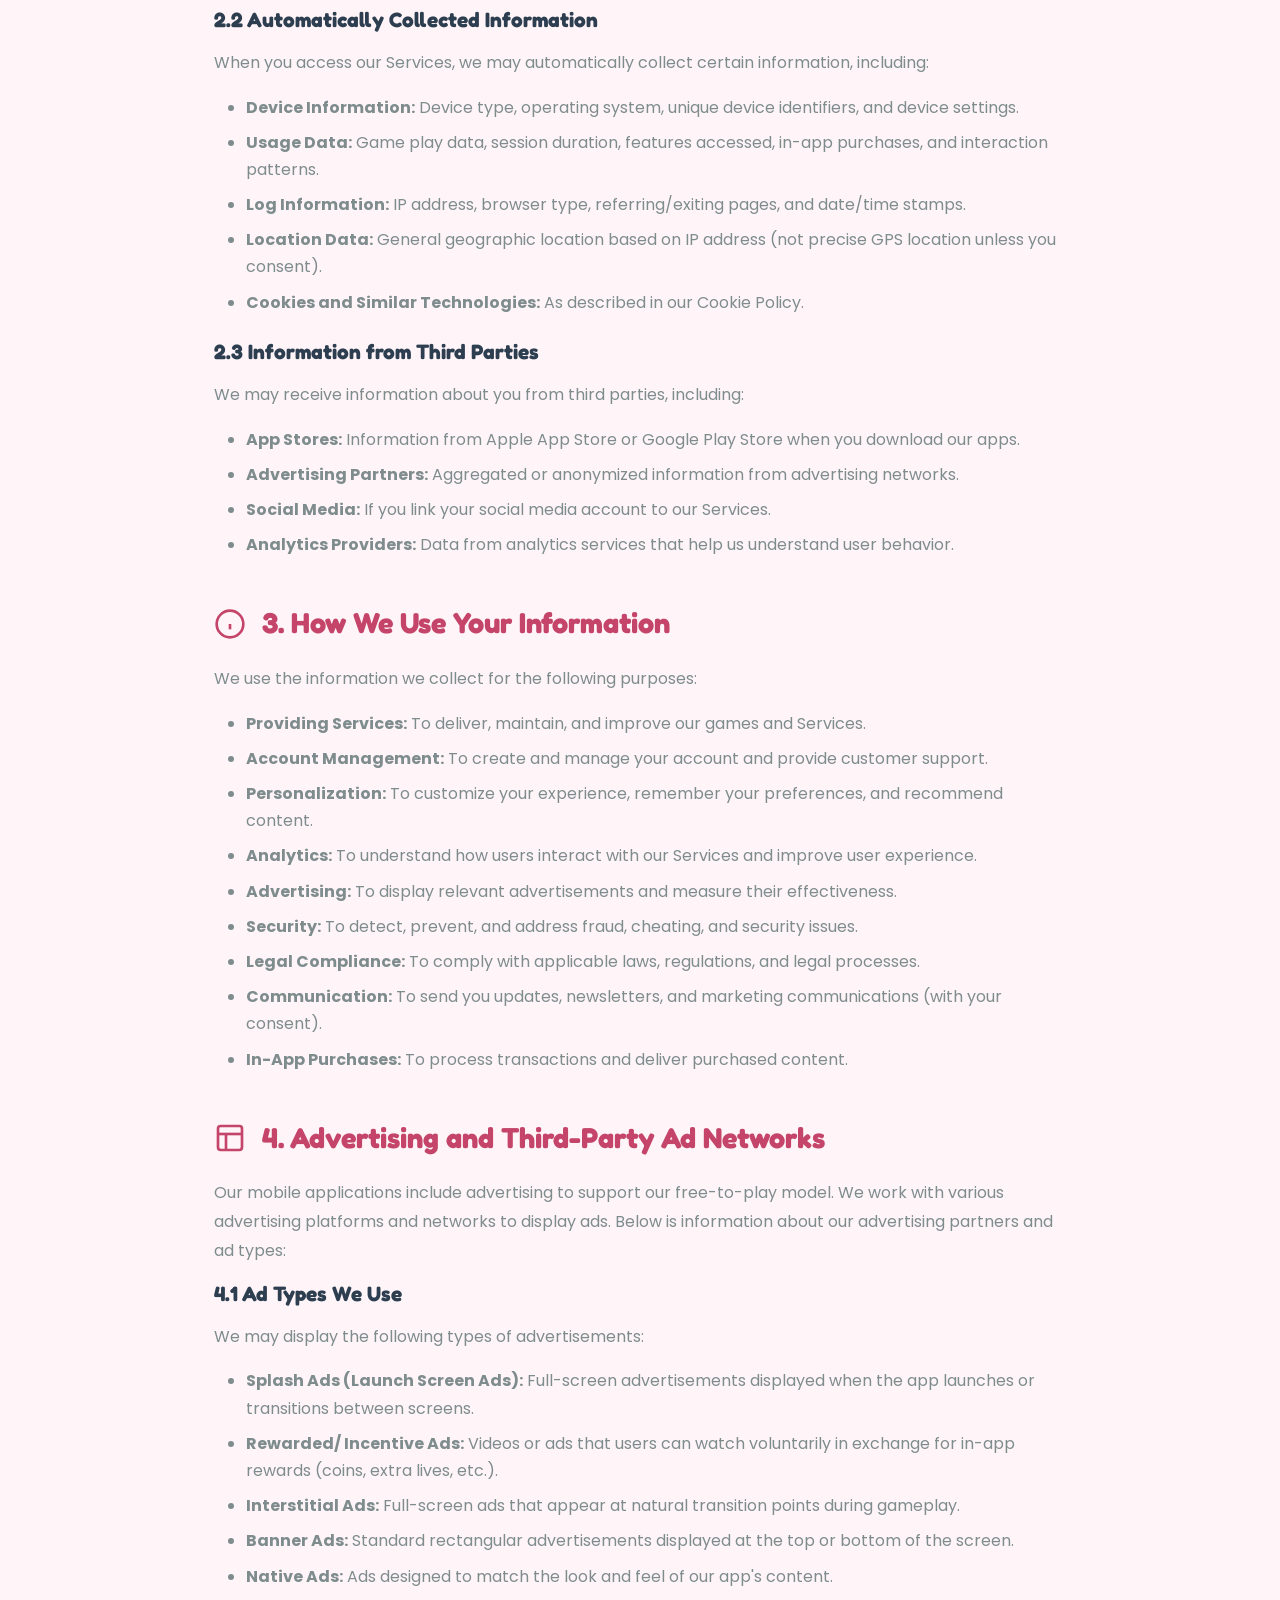
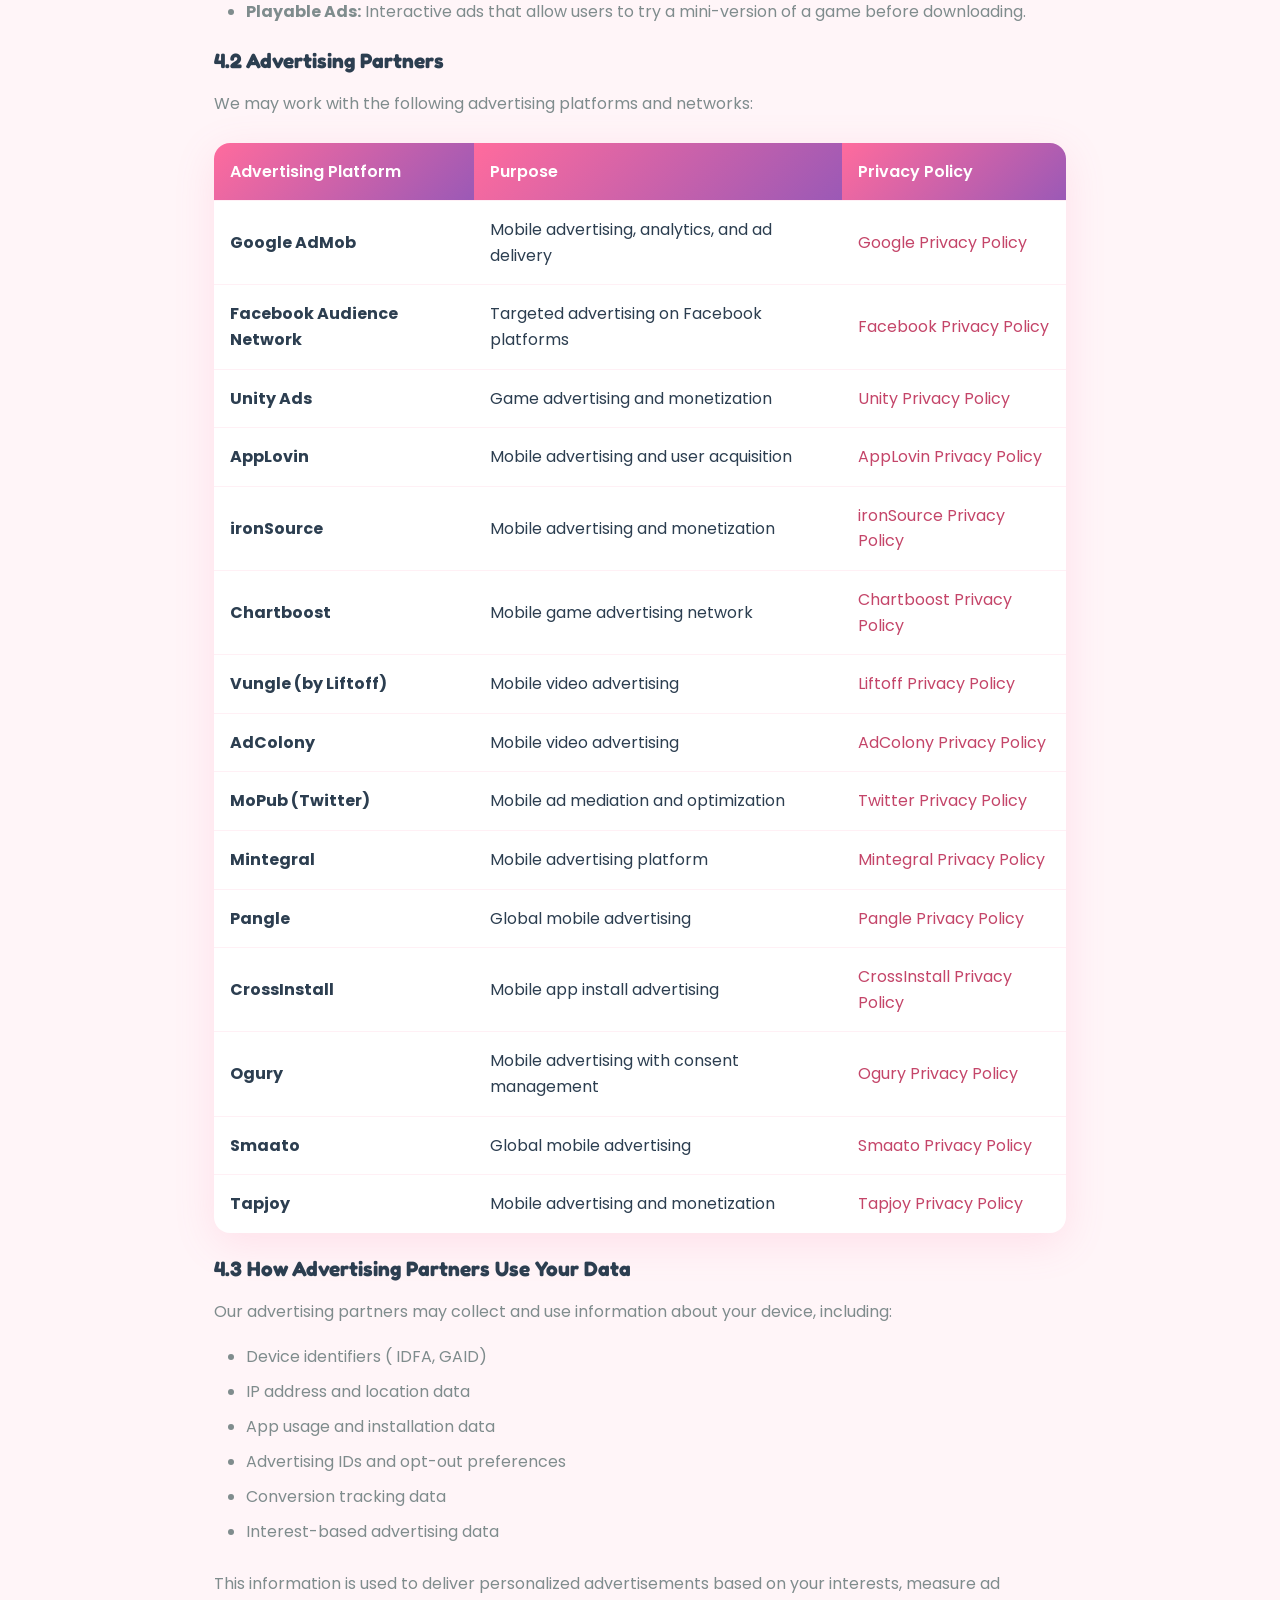
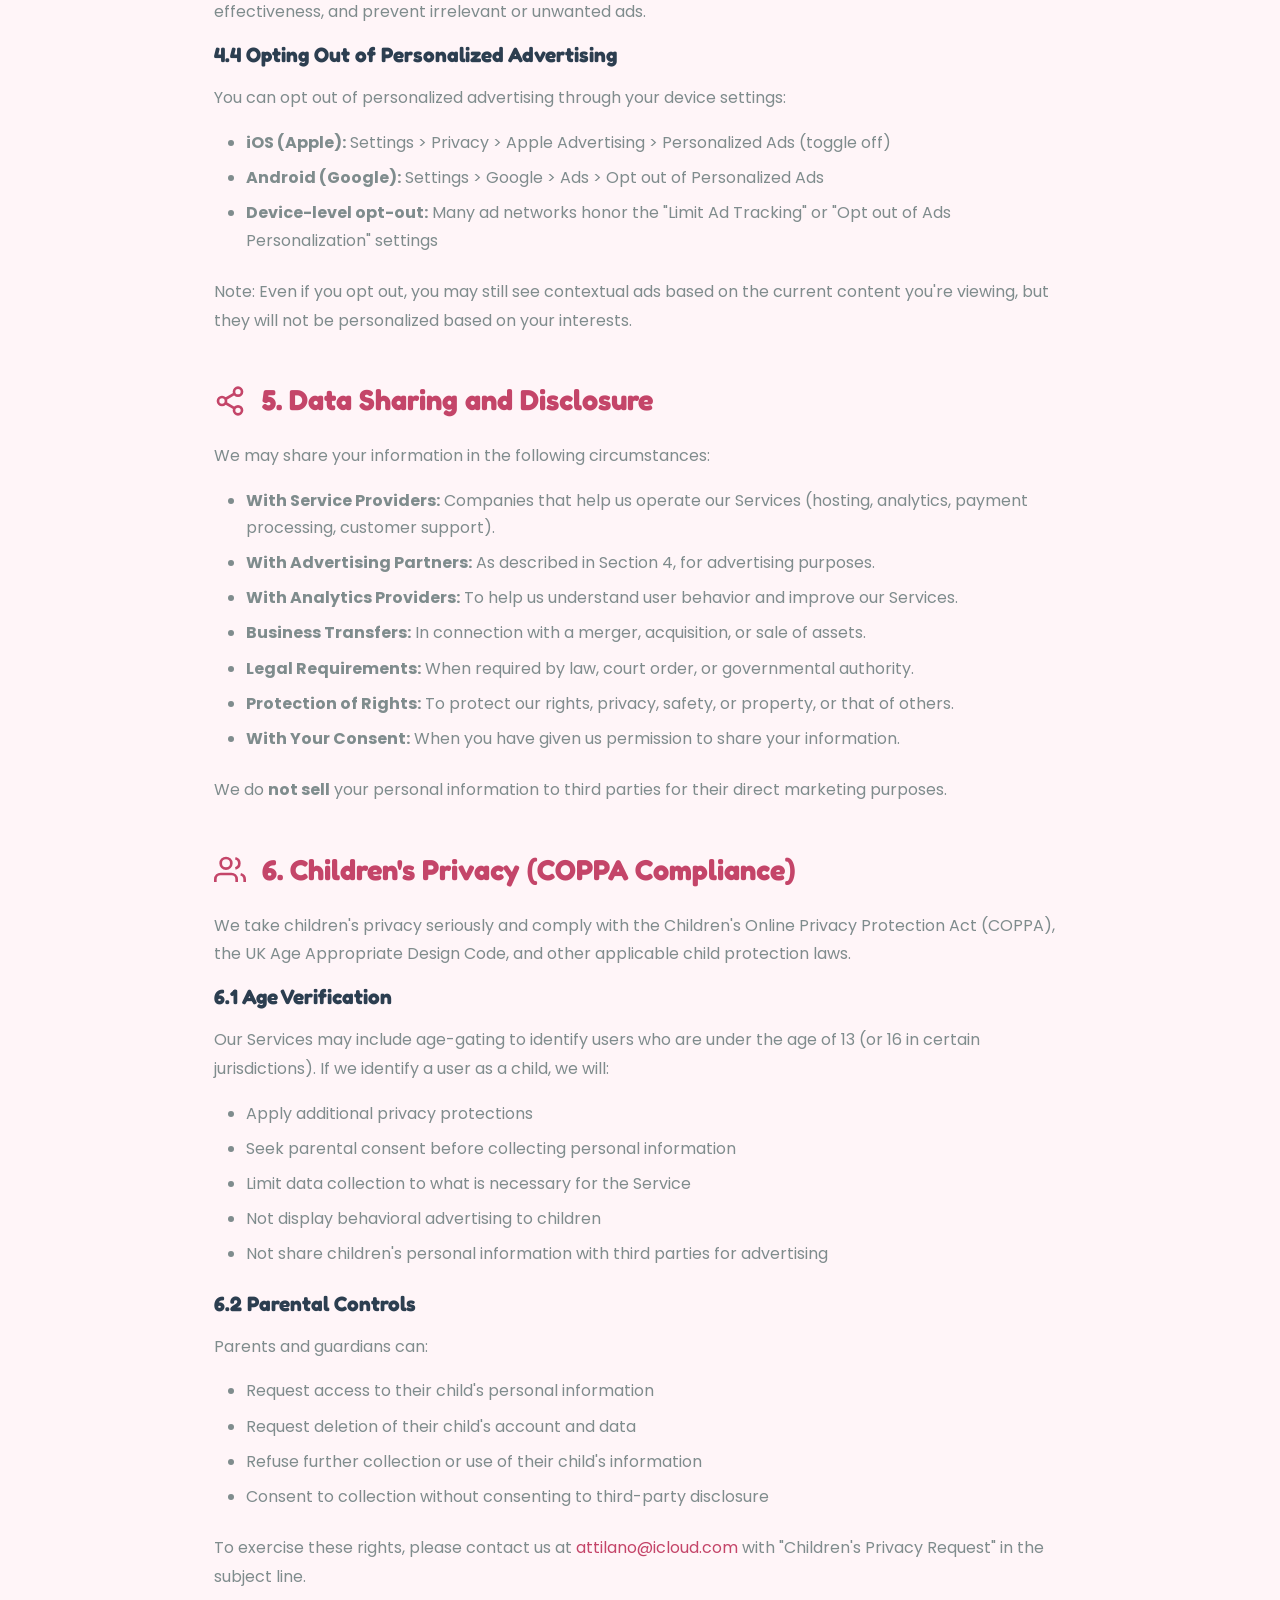
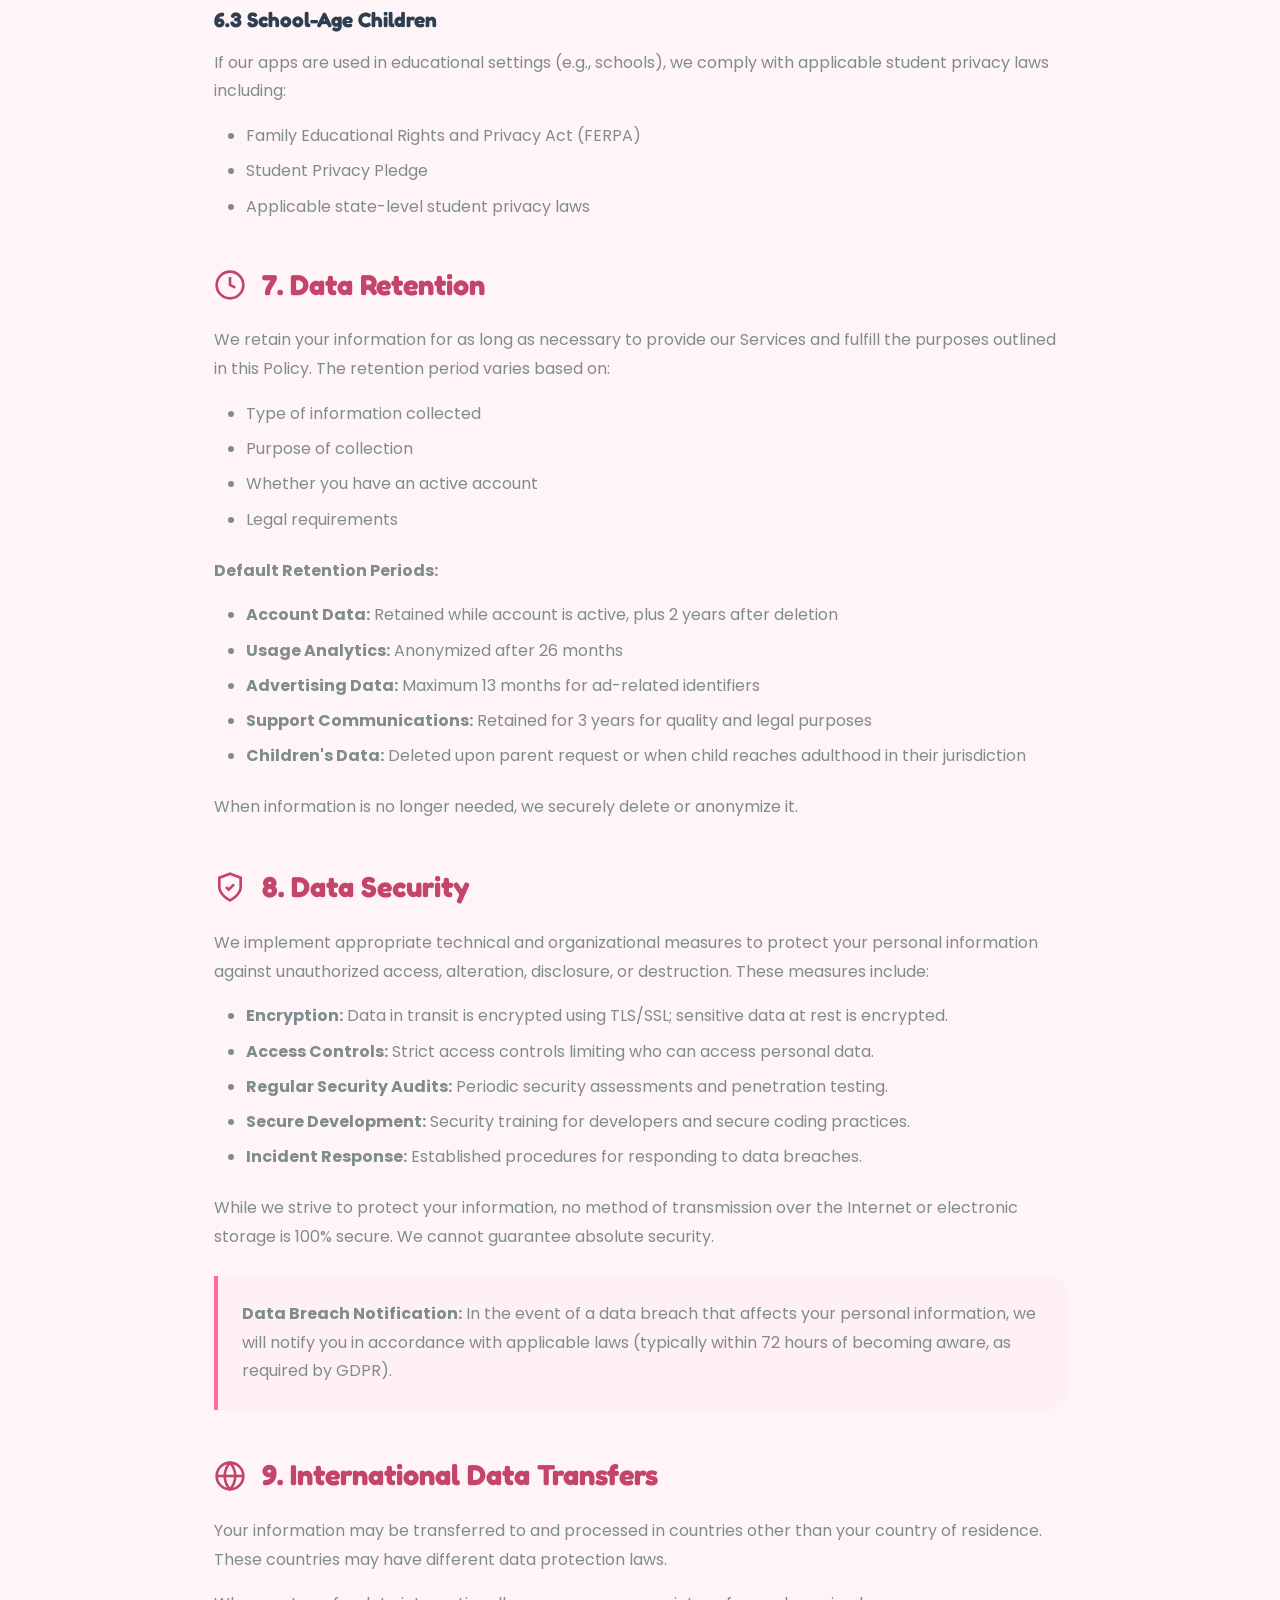
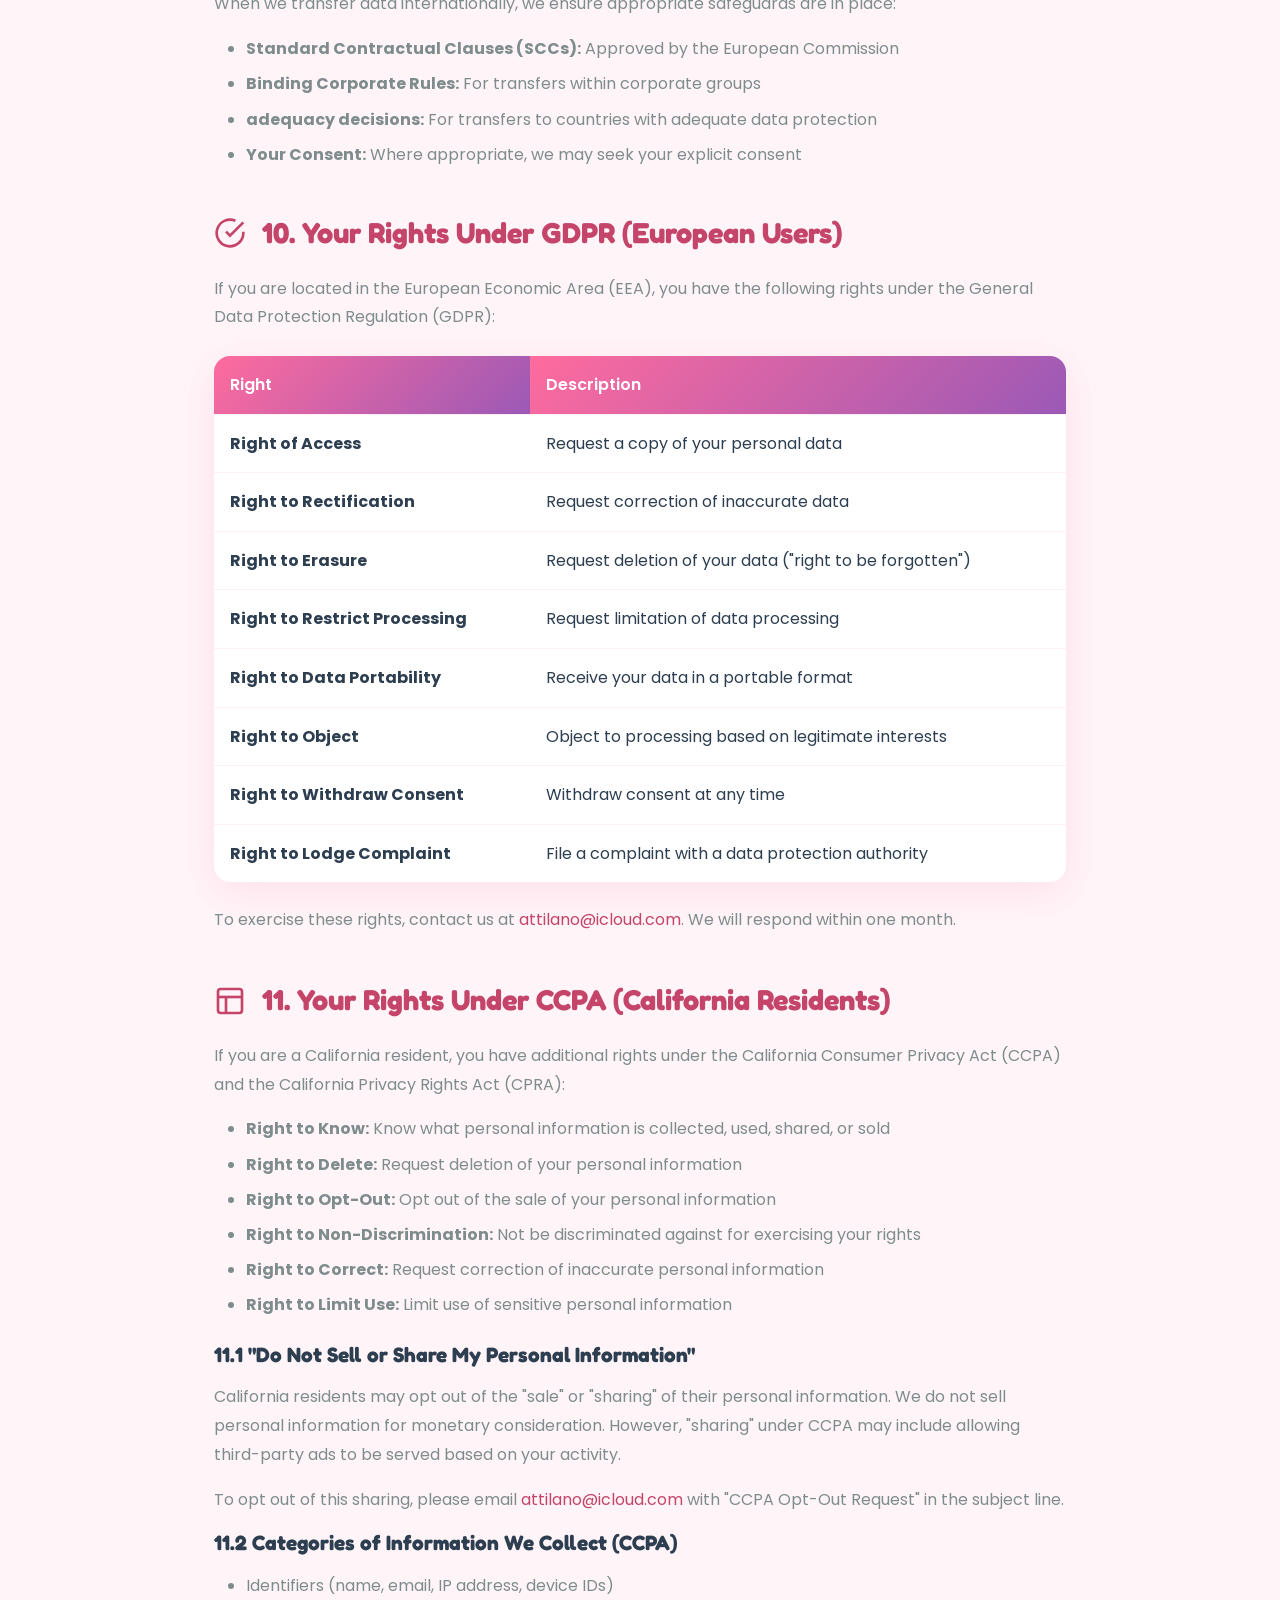
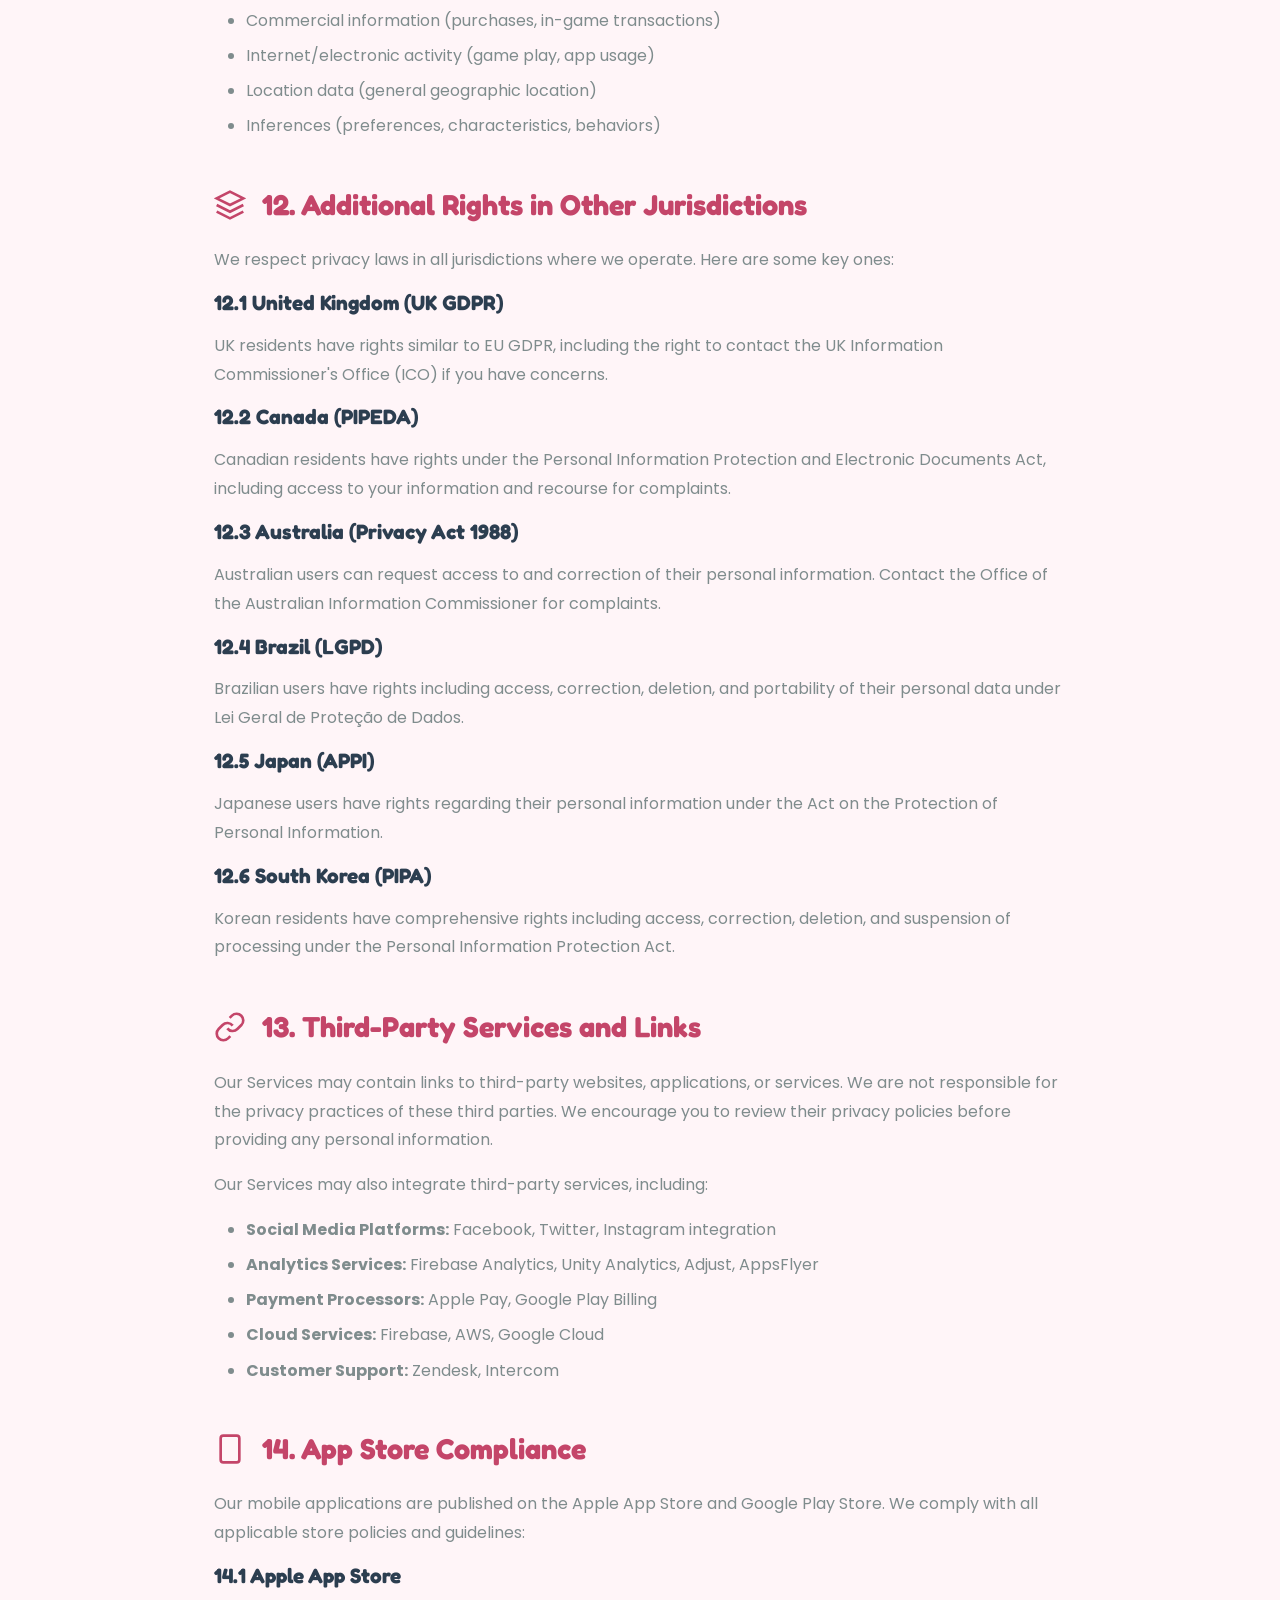
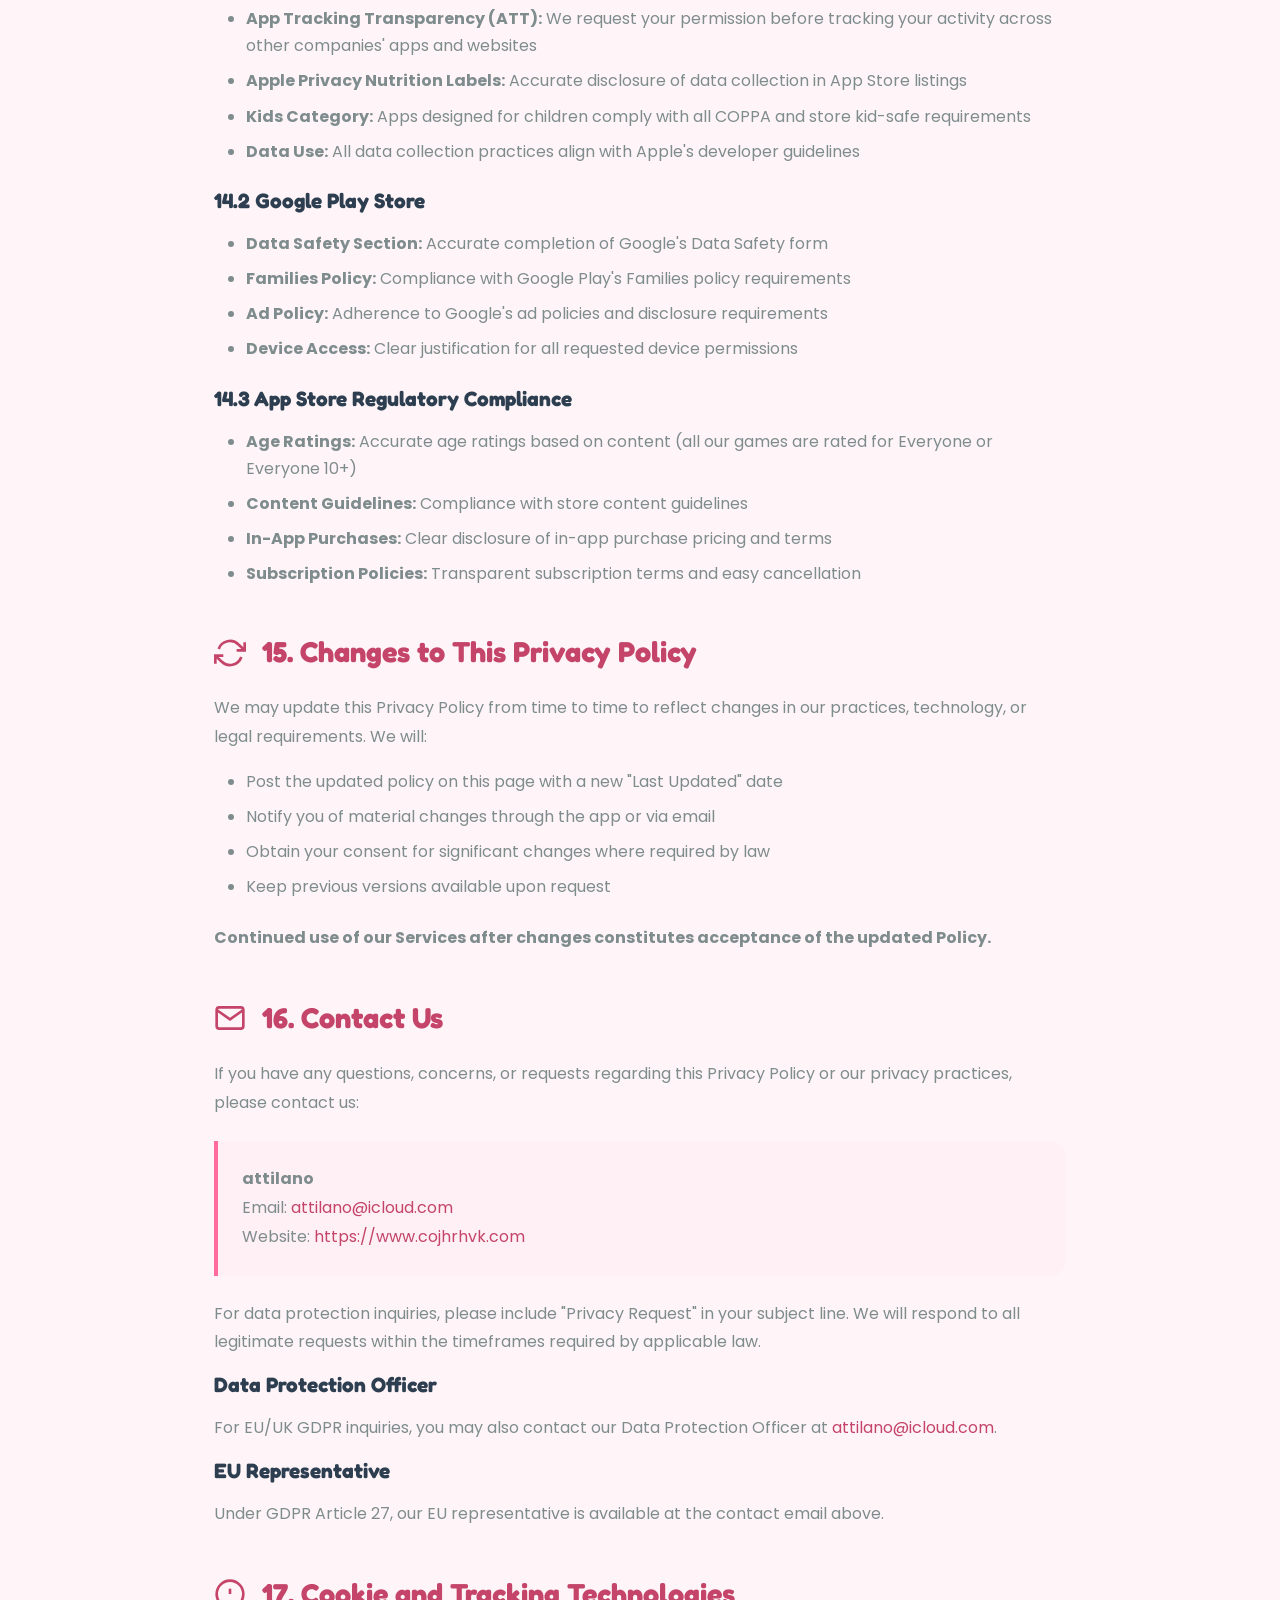
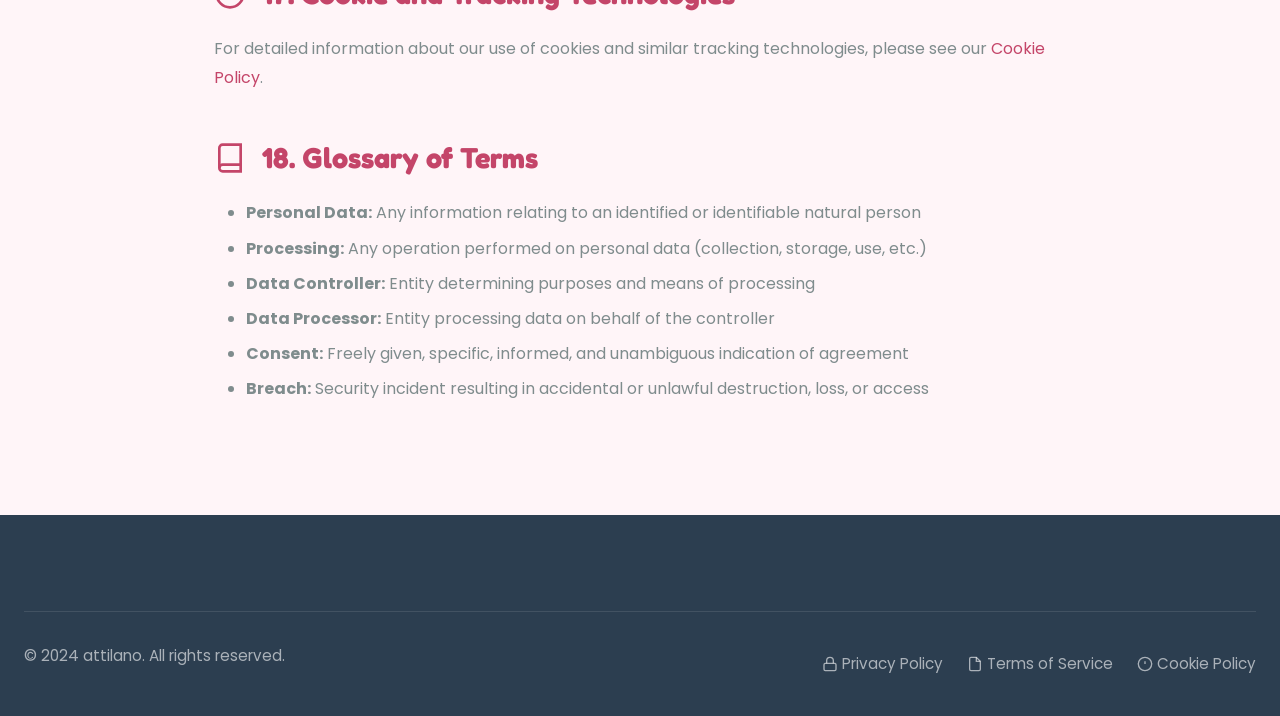
<file: privacy.html>
<!DOCTYPE html>
<html lang="en">
<head>
  <meta charset="UTF-8">
  <meta name="viewport" content="width=device-width, initial-scale=1.0">
  <meta http-equiv="X-UA-Compatible" content="IE=edge">
  
  <!-- SEO Meta Tags -->
  <title>Privacy Policy - attilano | Your Privacy Matters</title>
  <meta name="description" content="attilano Privacy Policy - Learn how we collect, use, and protect your personal information. Comprehensive privacy policy covering GDPR, CCPA, COPPA, and advertising platforms compliance.">
  <meta name="robots" content="noindex, follow">
  <meta name="language" content="English">
  
  <!-- Canonical URL -->
  <link rel="canonical" href="https://www.cojhrhvk.com/privacy.html">
  
  <!-- Favicon -->
  <link rel="icon" type="image/svg+xml" href="images/logo.svg">
  
  <!-- Preconnect -->
  <link rel="preconnect" href="https://fonts.googleapis.com">
  <link rel="preconnect" href="https://fonts.gstatic.com" crossorigin>
  
  <!-- Stylesheets -->
  <link rel="stylesheet" href="css/style.css">
</head>
<body>
  <!-- Preloader -->
  <div class="preloader">
    <div class="preloader-content">
      <img src="images/logo.svg" alt="attilano" class="preloader-logo">
      <p class="preloader-text">Loading...</p>
    </div>
  </div>

  <!-- Header -->
  <header class="header" role="banner">
    <div class="container">
      <div class="header-content">
        <a href="/" class="logo" aria-label="attilano Home">
          <img src="images/logo.svg" alt="attilano" class="logo-img">
          <span>attilano</span>
        </a>
        
        <nav class="nav" role="navigation" aria-label="Main Navigation">
          <a href="/" class="nav-link">Home</a>
          <a href="about.html" class="nav-link">About</a>
          <a href="contact.html" class="nav-link">Contact</a>
        </nav>
        
        <button class="menu-toggle" aria-label="Toggle Menu" aria-expanded="false">
          <span></span>
          <span></span>
          <span></span>
        </button>
      </div>
    </div>
  </header>

  <!-- Main Content -->
  <main class="main-content" role="main">
    
    <!-- Page Header -->
    <section class="page-header" aria-labelledby="page-title">
      <div class="container">
        <div class="page-header-content">
          <nav class="breadcrumb" aria-label="Breadcrumb">
            <span class="breadcrumb-item">
              <a href="/">
                <svg viewBox="0 0 24 24" fill="none" stroke="currentColor" stroke-width="2"><path d="M3 9l9-7 9 7v11a2 2 0 0 1-2 2H5a2 2 0 0 1-2-2z"/></svg>
              </a>
            </span>
            <span class="breadcrumb-item">
              <svg viewBox="0 0 24 24" fill="none" stroke="currentColor" stroke-width="2"><polyline points="9 18 15 12 9 6"/></svg>
            </span>
            <span class="breadcrumb-item active">Privacy Policy</span>
          </nav>
          
          <h1 id="page-title" class="text-gradient">Privacy Policy</h1>
          <p>
            Your privacy is important to us. This comprehensive Privacy Policy explains how 
            attilano ("we," "us," or "our") collects, uses, discloses, and safeguards your 
            information when you use our website and mobile applications.
          </p>
          <p style="margin-top: var(--space-sm);">
            <strong>Last Updated: January 1, 2024</strong>
          </p>
        </div>
      </div>
    </section>

    <!-- Privacy Policy Content -->
    <div class="legal-content">
      
      <!-- Section 1: Introduction -->
      <section class="legal-section" aria-labelledby="section-1">
        <h2 id="section-1">
          <svg viewBox="0 0 24 24" fill="none" stroke="currentColor" stroke-width="2">
            <path d="M12 22s8-4 8-10V5l-8-3-8 3v7c0 6 8 10 8 10z"/>
          </svg>
          1. Introduction
        </h2>
        <p>
          attilano ("we," "us," or "our") operates the website www.cojhrhvk.com and mobile 
          applications published on the Apple App Store and Google Play Store (collectively, 
          the "Services"). We are committed to protecting your privacy and ensuring the security 
          of your personal information.
        </p>
        <p>
          This Privacy Policy ("Policy") describes how we collect, use, disclose, and safeguard 
          your information when you use our Services. It also explains your rights regarding 
          your personal data and how you can contact us about our privacy practices.
        </p>
        <p>
          <strong>By using our Services, you agree to the collection and use of information 
          in accordance with this Policy.</strong> If you do not agree with our policies, please 
          do not use our Services.
        </p>
        
        <div class="legal-highlight">
          <p>
            <strong>Important:</strong> This Privacy Policy applies to all users of our Services, 
            including children and minors. We are committed to complying with all applicable 
            privacy laws, including the Children's Online Privacy Protection Act (COPPA), 
            General Data Protection Regulation (GDPR), and California Consumer Privacy Act (CCPA).
          </p>
        </div>
      </section>

      <!-- Section 2: Information We Collect -->
      <section class="legal-section" aria-labelledby="section-2">
        <h2 id="section-2">
          <svg viewBox="0 0 24 24" fill="none" stroke="currentColor" stroke-width="2">
            <path d="M21 16V8a2 2 0 0 0-1-1.73l-7-4a2 2 0 0 0-2 0l-7 4A2 2 0 0 0 3 8v8a2 2 0 0 0 1 1.73l7 4a2 2 0 0 0 2 0l7-4A2 2 0 0 0 21 16z"/>
          </svg>
          2. Information We Collect
        </h2>
        
        <h3>2.1 Information You Provide Directly</h3>
        <p>We may collect the following types of information you provide to us:</p>
        <ul>
          <li><strong>Account Information:</strong> When you create an account, we may collect your name, email address, username, password, and profile picture.</li>
          <li><strong>Contact Information:</strong> If you contact us for support or inquiries, we may collect your email address and the content of your communications.</li>
          <li><strong>User Content:</strong> Any content you generate, upload, or share through our Services, such as in-game messages, comments, or feedback.</li>
          <li><strong>Payment Information:</strong> If you make purchases, payment processor information (we do not store full credit card numbers).</li>
          <li><strong>Survey Responses:</strong> Information you provide when participating in surveys or promotions.</li>
        </ul>

        <h3>2.2 Automatically Collected Information</h3>
        <p>When you access our Services, we may automatically collect certain information, including:</p>
        <ul>
          <li><strong>Device Information:</strong> Device type, operating system, unique device identifiers, and device settings.</li>
          <li><strong>Usage Data:</strong> Game play data, session duration, features accessed, in-app purchases, and interaction patterns.</li>
          <li><strong>Log Information:</strong> IP address, browser type, referring/exiting pages, and date/time stamps.</li>
          <li><strong>Location Data:</strong> General geographic location based on IP address (not precise GPS location unless you consent).</li>
          <li><strong>Cookies and Similar Technologies:</strong> As described in our Cookie Policy.</li>
        </ul>

        <h3>2.3 Information from Third Parties</h3>
        <p>We may receive information about you from third parties, including:</p>
        <ul>
          <li><strong>App Stores:</strong> Information from Apple App Store or Google Play Store when you download our apps.</li>
          <li><strong>Advertising Partners:</strong> Aggregated or anonymized information from advertising networks.</li>
          <li><strong>Social Media:</strong> If you link your social media account to our Services.</li>
          <li><strong>Analytics Providers:</strong> Data from analytics services that help us understand user behavior.</li>
        </ul>
      </section>

      <!-- Section 3: How We Use Your Information -->
      <section class="legal-section" aria-labelledby="section-3">
        <h2 id="section-3">
          <svg viewBox="0 0 24 24" fill="none" stroke="currentColor" stroke-width="2">
            <circle cx="12" cy="12" r="10"/>
            <line x1="12" y1="16" x2="12" y2="12"/>
            <line x1="12" y1="8" x2="12.01" y2="8"/>
          </svg>
          3. How We Use Your Information
        </h2>
        <p>We use the information we collect for the following purposes:</p>
        <ul>
          <li><strong>Providing Services:</strong> To deliver, maintain, and improve our games and Services.</li>
          <li><strong>Account Management:</strong> To create and manage your account and provide customer support.</li>
          <li><strong>Personalization:</strong> To customize your experience, remember your preferences, and recommend content.</li>
          <li><strong>Analytics:</strong> To understand how users interact with our Services and improve user experience.</li>
          <li><strong>Advertising:</strong> To display relevant advertisements and measure their effectiveness.</li>
          <li><strong>Security:</strong> To detect, prevent, and address fraud, cheating, and security issues.</li>
          <li><strong>Legal Compliance:</strong> To comply with applicable laws, regulations, and legal processes.</li>
          <li><strong>Communication:</strong> To send you updates, newsletters, and marketing communications (with your consent).</li>
          <li><strong>In-App Purchases:</strong> To process transactions and deliver purchased content.</li>
        </ul>
      </section>

      <!-- Section 4: Advertising and Ad Networks -->
      <section class="legal-section" aria-labelledby="section-4">
        <h2 id="section-4">
          <svg viewBox="0 0 24 24" fill="none" stroke="currentColor" stroke-width="2">
            <rect x="3" y="3" width="18" height="18" rx="2" ry="2"/>
            <line x1="3" y1="9" x2="21" y2="9"/>
            <line x1="9" y1="21" x2="9" y2="9"/>
          </svg>
          4. Advertising and Third-Party Ad Networks
        </h2>
        <p>
          Our mobile applications include advertising to support our free-to-play model. We work 
          with various advertising platforms and networks to display ads. Below is information 
          about our advertising partners and ad types:
        </p>

        <h3>4.1 Ad Types We Use</h3>
        <p>We may display the following types of advertisements:</p>
        <ul>
          <li><strong>Splash Ads (Launch Screen Ads):</strong> Full-screen advertisements displayed when the app launches or transitions between screens.</li>
          <li><strong>Rewarded/ Incentive Ads:</strong> Videos or ads that users can watch voluntarily in exchange for in-app rewards (coins, extra lives, etc.).</li>
          <li><strong>Interstitial Ads:</strong> Full-screen ads that appear at natural transition points during gameplay.</li>
          <li><strong>Banner Ads:</strong> Standard rectangular advertisements displayed at the top or bottom of the screen.</li>
          <li><strong>Native Ads:</strong> Ads designed to match the look and feel of our app's content.</li>
          <li><strong>Playable Ads:</strong> Interactive ads that allow users to try a mini-version of a game before downloading.</li>
        </ul>

        <h3>4.2 Advertising Partners</h3>
        <p>We may work with the following advertising platforms and networks:</p>
        
        <table class="legal-table">
          <thead>
            <tr>
              <th>Advertising Platform</th>
              <th>Purpose</th>
              <th>Privacy Policy</th>
            </tr>
          </thead>
          <tbody>
            <tr>
              <td><strong>Google AdMob</strong></td>
              <td>Mobile advertising, analytics, and ad delivery</td>
              <td><a href="https://policies.google.com/privacy" target="_blank" rel="noopener">Google Privacy Policy</a></td>
            </tr>
            <tr>
              <td><strong>Facebook Audience Network</strong></td>
              <td>Targeted advertising on Facebook platforms</td>
              <td><a href="https://www.facebook.com/privacy/policy" target="_blank" rel="noopener">Facebook Privacy Policy</a></td>
            </tr>
            <tr>
              <td><strong>Unity Ads</strong></td>
              <td>Game advertising and monetization</td>
              <td><a href="https://unity.com/legal/privacy-policy" target="_blank" rel="noopener">Unity Privacy Policy</a></td>
            </tr>
            <tr>
              <td><strong>AppLovin</strong></td>
              <td>Mobile advertising and user acquisition</td>
              <td><a href="https://www.applovin.com/privacy" target="_blank" rel="noopener">AppLovin Privacy Policy</a></td>
            </tr>
            <tr>
              <td><strong>ironSource</strong></td>
              <td>Mobile advertising and monetization</td>
              <td><a href="https://www.ironsrc.com/privacy-policy/" target="_blank" rel="noopener">ironSource Privacy Policy</a></td>
            </tr>
            <tr>
              <td><strong>Chartboost</strong></td>
              <td>Mobile game advertising network</td>
              <td><a href="https://www.chartboost.com/privacy/" target="_blank" rel="noopener">Chartboost Privacy Policy</a></td>
            </tr>
            <tr>
              <td><strong>Vungle (by Liftoff)</strong></td>
              <td>Mobile video advertising</td>
              <td><a href="https://liftoff.io/privacy-policy/" target="_blank" rel="noopener">Liftoff Privacy Policy</a></td>
            </tr>
            <tr>
              <td><strong>AdColony</strong></td>
              <td>Mobile video advertising</td>
              <td><a href="https://www.adcolony.com/privacy-policy/" target="_blank" rel="noopener">AdColony Privacy Policy</a></td>
            </tr>
            <tr>
              <td><strong>MoPub (Twitter)</strong></td>
              <td>Mobile ad mediation and optimization</td>
              <td><a href="https://twitter.com/en/privacy" target="_blank" rel="noopener">Twitter Privacy Policy</a></td>
            </tr>
            <tr>
              <td><strong>Mintegral</strong></td>
              <td>Mobile advertising platform</td>
              <td><a href="https://www.mintegral.com/en/privacy/" target="_blank" rel="noopener">Mintegral Privacy Policy</a></td>
            </tr>
            <tr>
              <td><strong>Pangle</strong></td>
              <td>Global mobile advertising</td>
              <td><a href="https://www.pangle.io/privacy" target="_blank" rel="noopener">Pangle Privacy Policy</a></td>
            </tr>
            <tr>
              <td><strong>CrossInstall</strong></td>
              <td>Mobile app install advertising</td>
              <td><a href="https://crossinstall.com/privacy-policy/" target="_blank" rel="noopener">CrossInstall Privacy Policy</a></td>
            </tr>
            <tr>
              <td><strong>Ogury</strong></td>
              <td>Mobile advertising with consent management</td>
              <td><a href="https://www.ogury.com/privacy-policy/" target="_blank" rel="noopener">Ogury Privacy Policy</a></td>
            </tr>
            <tr>
              <td><strong>Smaato</strong></td>
              <td>Global mobile advertising</td>
              <td><a href="https://www.smaato.com/privacy/" target="_blank" rel="noopener">Smaato Privacy Policy</a></td>
            </tr>
            <tr>
              <td><strong>Tapjoy</strong></td>
              <td>Mobile advertising and monetization</td>
              <td><a href="https://www.tapjoy.com/legal/privacy/" target="_blank" rel="noopener">Tapjoy Privacy Policy</a></td>
            </tr>
          </tbody>
        </table>

        <h3>4.3 How Advertising Partners Use Your Data</h3>
        <p>
          Our advertising partners may collect and use information about your device, including:
        </p>
        <ul>
          <li>Device identifiers ( IDFA, GAID)</li>
          <li>IP address and location data</li>
          <li>App usage and installation data</li>
          <li>Advertising IDs and opt-out preferences</li>
          <li>Conversion tracking data</li>
          <li>Interest-based advertising data</li>
        </ul>
        <p>
          This information is used to deliver personalized advertisements based on your interests, 
          measure ad effectiveness, and prevent irrelevant or unwanted ads.
        </p>

        <h3>4.4 Opting Out of Personalized Advertising</h3>
        <p>
          You can opt out of personalized advertising through your device settings:
        </p>
        <ul>
          <li><strong>iOS (Apple):</strong> Settings > Privacy > Apple Advertising > Personalized Ads (toggle off)</li>
          <li><strong>Android (Google):</strong> Settings > Google > Ads > Opt out of Personalized Ads</li>
          <li><strong>Device-level opt-out:</strong> Many ad networks honor the "Limit Ad Tracking" or "Opt out of Ads Personalization" settings</li>
        </ul>
        <p>
          Note: Even if you opt out, you may still see contextual ads based on the current content 
          you're viewing, but they will not be personalized based on your interests.
        </p>
      </section>

      <!-- Section 5: Data Sharing -->
      <section class="legal-section" aria-labelledby="section-5">
        <h2 id="section-5">
          <svg viewBox="0 0 24 24" fill="none" stroke="currentColor" stroke-width="2">
            <circle cx="18" cy="5" r="3"/>
            <circle cx="6" cy="12" r="3"/>
            <circle cx="18" cy="19" r="3"/>
            <line x1="8.59" y1="13.51" x2="15.42" y2="17.49"/>
            <line x1="15.41" y1="6.51" x2="8.59" y2="10.49"/>
          </svg>
          5. Data Sharing and Disclosure
        </h2>
        <p>We may share your information in the following circumstances:</p>
        <ul>
          <li><strong>With Service Providers:</strong> Companies that help us operate our Services (hosting, analytics, payment processing, customer support).</li>
          <li><strong>With Advertising Partners:</strong> As described in Section 4, for advertising purposes.</li>
          <li><strong>With Analytics Providers:</strong> To help us understand user behavior and improve our Services.</li>
          <li><strong>Business Transfers:</strong> In connection with a merger, acquisition, or sale of assets.</li>
          <li><strong>Legal Requirements:</strong> When required by law, court order, or governmental authority.</li>
          <li><strong>Protection of Rights:</strong> To protect our rights, privacy, safety, or property, or that of others.</li>
          <li><strong>With Your Consent:</strong> When you have given us permission to share your information.</li>
        </ul>
        <p>
          We do <strong>not sell</strong> your personal information to third parties for their 
          direct marketing purposes.
        </p>
      </section>

      <!-- Section 6: Children's Privacy -->
      <section class="legal-section" aria-labelledby="section-6">
        <h2 id="section-6">
          <svg viewBox="0 0 24 24" fill="none" stroke="currentColor" stroke-width="2">
            <path d="M17 21v-2a4 4 0 0 0-4-4H5a4 4 0 0 0-4 4v2"/>
            <circle cx="9" cy="7" r="4"/>
            <path d="M23 21v-2a4 4 0 0 0-3-3.87"/>
            <path d="M16 3.13a4 4 0 0 1 0 7.75"/>
          </svg>
          6. Children's Privacy (COPPA Compliance)
        </h2>
        <p>
          We take children's privacy seriously and comply with the Children's Online Privacy 
          Protection Act (COPPA), the UK Age Appropriate Design Code, and other applicable 
          child protection laws.
        </p>
        
        <h3>6.1 Age Verification</h3>
        <p>
          Our Services may include age-gating to identify users who are under the age of 13 
          (or 16 in certain jurisdictions). If we identify a user as a child, we will:
        </p>
        <ul>
          <li>Apply additional privacy protections</li>
          <li>Seek parental consent before collecting personal information</li>
          <li>Limit data collection to what is necessary for the Service</li>
          <li>Not display behavioral advertising to children</li>
          <li>Not share children's personal information with third parties for advertising</li>
        </ul>

        <h3>6.2 Parental Controls</h3>
        <p>
          Parents and guardians can:
        </p>
        <ul>
          <li>Request access to their child's personal information</li>
          <li>Request deletion of their child's account and data</li>
          <li>Refuse further collection or use of their child's information</li>
          <li>Consent to collection without consenting to third-party disclosure</li>
        </ul>
        <p>
          To exercise these rights, please contact us at <a href="mailto:attilano@icloud.com">attilano@icloud.com</a> 
          with "Children's Privacy Request" in the subject line.
        </p>

        <h3>6.3 School-Age Children</h3>
        <p>
          If our apps are used in educational settings (e.g., schools), we comply with 
          applicable student privacy laws including:
        </p>
        <ul>
          <li>Family Educational Rights and Privacy Act (FERPA)</li>
          <li>Student Privacy Pledge</li>
          <li>Applicable state-level student privacy laws</li>
        </ul>
      </section>

      <!-- Section 7: Data Retention -->
      <section class="legal-section" aria-labelledby="section-7">
        <h2 id="section-7">
          <svg viewBox="0 0 24 24" fill="none" stroke="currentColor" stroke-width="2">
            <circle cx="12" cy="12" r="10"/>
            <polyline points="12 6 12 12 16 14"/>
          </svg>
          7. Data Retention
        </h2>
        <p>
          We retain your information for as long as necessary to provide our Services and fulfill 
          the purposes outlined in this Policy. The retention period varies based on:
        </p>
        <ul>
          <li>Type of information collected</li>
          <li>Purpose of collection</li>
          <li>Whether you have an active account</li>
          <li>Legal requirements</li>
        </ul>
        <p>
          <strong>Default Retention Periods:</strong>
        </p>
        <ul>
          <li><strong>Account Data:</strong> Retained while account is active, plus 2 years after deletion</li>
          <li><strong>Usage Analytics:</strong> Anonymized after 26 months</li>
          <li><strong>Advertising Data:</strong> Maximum 13 months for ad-related identifiers</li>
          <li><strong>Support Communications:</strong> Retained for 3 years for quality and legal purposes</li>
          <li><strong>Children's Data:</strong> Deleted upon parent request or when child reaches adulthood in their jurisdiction</li>
        </ul>
        <p>
          When information is no longer needed, we securely delete or anonymize it.
        </p>
      </section>

      <!-- Section 8: Security -->
      <section class="legal-section" aria-labelledby="section-8">
        <h2 id="section-8">
          <svg viewBox="0 0 24 24" fill="none" stroke="currentColor" stroke-width="2">
            <path d="M12 22s8-4 8-10V5l-8-3-8 3v7c0 6 8 10 8 10z"/>
            <path d="M9 12l2 2 4-4"/>
          </svg>
          8. Data Security
        </h2>
        <p>
          We implement appropriate technical and organizational measures to protect your personal 
          information against unauthorized access, alteration, disclosure, or destruction. 
          These measures include:
        </p>
        <ul>
          <li><strong>Encryption:</strong> Data in transit is encrypted using TLS/SSL; sensitive data at rest is encrypted.</li>
          <li><strong>Access Controls:</strong> Strict access controls limiting who can access personal data.</li>
          <li><strong>Regular Security Audits:</strong> Periodic security assessments and penetration testing.</li>
          <li><strong>Secure Development:</strong> Security training for developers and secure coding practices.</li>
          <li><strong>Incident Response:</strong> Established procedures for responding to data breaches.</li>
        </ul>
        <p>
          While we strive to protect your information, no method of transmission over the 
          Internet or electronic storage is 100% secure. We cannot guarantee absolute security.
        </p>
        
        <div class="legal-highlight">
          <p>
            <strong>Data Breach Notification:</strong> In the event of a data breach that affects 
            your personal information, we will notify you in accordance with applicable laws 
            (typically within 72 hours of becoming aware, as required by GDPR).
          </p>
        </div>
      </section>

      <!-- Section 9: International Transfers -->
      <section class="legal-section" aria-labelledby="section-9">
        <h2 id="section-9">
          <svg viewBox="0 0 24 24" fill="none" stroke="currentColor" stroke-width="2">
            <circle cx="12" cy="12" r="10"/>
            <line x1="2" y1="12" x2="22" y2="12"/>
            <path d="M12 2a15.3 15.3 0 0 1 4 10 15.3 15.3 0 0 1-4 10 15.3 15.3 0 0 1-4-10 15.3 15.3 0 0 1 4-10z"/>
          </svg>
          9. International Data Transfers
        </h2>
        <p>
          Your information may be transferred to and processed in countries other than your 
          country of residence. These countries may have different data protection laws.
        </p>
        <p>
          When we transfer data internationally, we ensure appropriate safeguards are in place:
        </p>
        <ul>
          <li><strong>Standard Contractual Clauses (SCCs):</strong> Approved by the European Commission</li>
          <li><strong>Binding Corporate Rules:</strong> For transfers within corporate groups</li>
          <li><strong> adequacy decisions:</strong> For transfers to countries with adequate data protection</li>
          <li><strong>Your Consent:</strong> Where appropriate, we may seek your explicit consent</li>
        </ul>
      </section>

      <!-- Section 10: Your Rights -->
      <section class="legal-section" aria-labelledby="section-10">
        <h2 id="section-10">
          <svg viewBox="0 0 24 24" fill="none" stroke="currentColor" stroke-width="2">
            <path d="M22 11.08V12a10 10 0 1 1-5.93-9.14"/>
            <polyline points="22 4 12 14.01 9 11.01"/>
          </svg>
          10. Your Rights Under GDPR (European Users)
        </h2>
        <p>
          If you are located in the European Economic Area (EEA), you have the following rights 
          under the General Data Protection Regulation (GDPR):
        </p>
        
        <table class="legal-table">
          <thead>
            <tr>
              <th>Right</th>
              <th>Description</th>
            </tr>
          </thead>
          <tbody>
            <tr>
              <td><strong>Right of Access</strong></td>
              <td>Request a copy of your personal data</td>
            </tr>
            <tr>
              <td><strong>Right to Rectification</strong></td>
              <td>Request correction of inaccurate data</td>
            </tr>
            <tr>
              <td><strong>Right to Erasure</strong></td>
              <td>Request deletion of your data ("right to be forgotten")</td>
            </tr>
            <tr>
              <td><strong>Right to Restrict Processing</strong></td>
              <td>Request limitation of data processing</td>
            </tr>
            <tr>
              <td><strong>Right to Data Portability</strong></td>
              <td>Receive your data in a portable format</td>
            </tr>
            <tr>
              <td><strong>Right to Object</strong></td>
              <td>Object to processing based on legitimate interests</td>
            </tr>
            <tr>
              <td><strong>Right to Withdraw Consent</strong></td>
              <td>Withdraw consent at any time</td>
            </tr>
            <tr>
              <td><strong>Right to Lodge Complaint</strong></td>
              <td>File a complaint with a data protection authority</td>
            </tr>
          </tbody>
        </table>
        
        <p>
          To exercise these rights, contact us at <a href="mailto:attilano@icloud.com">attilano@icloud.com</a>. 
          We will respond within one month.
        </p>
      </section>

      <!-- Section 11: CCPA Rights -->
      <section class="legal-section" aria-labelledby="section-11">
        <h2 id="section-11">
          <svg viewBox="0 0 24 24" fill="none" stroke="currentColor" stroke-width="2">
            <rect x="3" y="3" width="18" height="18" rx="2" ry="2"/>
            <line x1="3" y1="9" x2="21" y2="9"/>
            <line x1="9" y1="21" x2="9" y2="9"/>
          </svg>
          11. Your Rights Under CCPA (California Residents)
        </h2>
        <p>
          If you are a California resident, you have additional rights under the California 
          Consumer Privacy Act (CCPA) and the California Privacy Rights Act (CPRA):
        </p>
        <ul>
          <li><strong>Right to Know:</strong> Know what personal information is collected, used, shared, or sold</li>
          <li><strong>Right to Delete:</strong> Request deletion of your personal information</li>
          <li><strong>Right to Opt-Out:</strong> Opt out of the sale of your personal information</li>
          <li><strong>Right to Non-Discrimination:</strong> Not be discriminated against for exercising your rights</li>
          <li><strong>Right to Correct:</strong> Request correction of inaccurate personal information</li>
          <li><strong>Right to Limit Use:</strong> Limit use of sensitive personal information</li>
        </ul>
        
        <h3>11.1 "Do Not Sell or Share My Personal Information"</h3>
        <p>
          California residents may opt out of the "sale" or "sharing" of their personal information. 
          We do not sell personal information for monetary consideration. However, "sharing" under 
          CCPA may include allowing third-party ads to be served based on your activity.
        </p>
        <p>
          To opt out of this sharing, please email <a href="mailto:attilano@icloud.com">attilano@icloud.com</a> 
          with "CCPA Opt-Out Request" in the subject line.
        </p>
        
        <h3>11.2 Categories of Information We Collect (CCPA)</h3>
        <ul>
          <li>Identifiers (name, email, IP address, device IDs)</li>
          <li>Commercial information (purchases, in-game transactions)</li>
          <li>Internet/electronic activity (game play, app usage)</li>
          <li>Location data (general geographic location)</li>
          <li>Inferences (preferences, characteristics, behaviors)</li>
        </ul>
      </section>

      <!-- Section 12: Additional Regional Rights -->
      <section class="legal-section" aria-labelledby="section-12">
        <h2 id="section-12">
          <svg viewBox="0 0 24 24" fill="none" stroke="currentColor" stroke-width="2">
            <polygon points="12 2 2 7 12 12 22 7 12 2"/>
            <polyline points="2 17 12 22 22 17"/>
            <polyline points="2 12 12 17 22 12"/>
          </svg>
          12. Additional Rights in Other Jurisdictions
        </h2>
        <p>We respect privacy laws in all jurisdictions where we operate. Here are some key ones:</p>

        <h3>12.1 United Kingdom (UK GDPR)</h3>
        <p>
          UK residents have rights similar to EU GDPR, including the right to contact the UK 
          Information Commissioner's Office (ICO) if you have concerns.
        </p>

        <h3>12.2 Canada (PIPEDA)</h3>
        <p>
          Canadian residents have rights under the Personal Information Protection and Electronic 
          Documents Act, including access to your information and recourse for complaints.
        </p>

        <h3>12.3 Australia (Privacy Act 1988)</h3>
        <p>
          Australian users can request access to and correction of their personal information. 
          Contact the Office of the Australian Information Commissioner for complaints.
        </p>

        <h3>12.4 Brazil (LGPD)</h3>
        <p>
          Brazilian users have rights including access, correction, deletion, and portability of 
          their personal data under Lei Geral de Proteção de Dados.
        </p>

        <h3>12.5 Japan (APPI)</h3>
        <p>
          Japanese users have rights regarding their personal information under the Act on the 
          Protection of Personal Information.
        </p>

        <h3>12.6 South Korea (PIPA)</h3>
        <p>
          Korean residents have comprehensive rights including access, correction, deletion, and 
          suspension of processing under the Personal Information Protection Act.
        </p>
      </section>

      <!-- Section 13: Third-Party Services -->
      <section class="legal-section" aria-labelledby="section-13">
        <h2 id="section-13">
          <svg viewBox="0 0 24 24" fill="none" stroke="currentColor" stroke-width="2">
            <path d="M10 13a5 5 0 0 0 7.54.54l3-3a5 5 0 0 0-7.07-7.07l-1.72 1.71"/>
            <path d="M14 11a5 5 0 0 0-7.54-.54l-3 3a5 5 0 0 0 7.07 7.07l1.71-1.71"/>
          </svg>
          13. Third-Party Services and Links
        </h2>
        <p>
          Our Services may contain links to third-party websites, applications, or services. 
          We are not responsible for the privacy practices of these third parties. We encourage 
          you to review their privacy policies before providing any personal information.
        </p>
        <p>
          Our Services may also integrate third-party services, including:
        </p>
        <ul>
          <li><strong>Social Media Platforms:</strong> Facebook, Twitter, Instagram integration</li>
          <li><strong>Analytics Services:</strong> Firebase Analytics, Unity Analytics, Adjust, AppsFlyer</li>
          <li><strong>Payment Processors:</strong> Apple Pay, Google Play Billing</li>
          <li><strong>Cloud Services:</strong> Firebase, AWS, Google Cloud</li>
          <li><strong>Customer Support:</strong> Zendesk, Intercom</li>
        </ul>
      </section>

      <!-- Section 14: App Store Compliance -->
      <section class="legal-section" aria-labelledby="section-14">
        <h2 id="section-14">
          <svg viewBox="0 0 24 24" fill="none" stroke="currentColor" stroke-width="2">
            <rect x="5" y="2" width="14" height="20" rx="2" ry="2"/>
            <path d="M12 18h.01"/>
          </svg>
          14. App Store Compliance
        </h2>
        <p>
          Our mobile applications are published on the Apple App Store and Google Play Store. 
          We comply with all applicable store policies and guidelines:
        </p>

        <h3>14.1 Apple App Store</h3>
        <ul>
          <li><strong>App Tracking Transparency (ATT):</strong> We request your permission before tracking your activity across other companies' apps and websites</li>
          <li><strong>Apple Privacy Nutrition Labels:</strong> Accurate disclosure of data collection in App Store listings</li>
          <li><strong>Kids Category:</strong> Apps designed for children comply with all COPPA and store kid-safe requirements</li>
          <li><strong>Data Use:</strong> All data collection practices align with Apple's developer guidelines</li>
        </ul>

        <h3>14.2 Google Play Store</h3>
        <ul>
          <li><strong>Data Safety Section:</strong> Accurate completion of Google's Data Safety form</li>
          <li><strong>Families Policy:</strong> Compliance with Google Play's Families policy requirements</li>
          <li><strong>Ad Policy:</strong> Adherence to Google's ad policies and disclosure requirements</li>
          <li><strong>Device Access:</strong> Clear justification for all requested device permissions</li>
        </ul>

        <h3>14.3 App Store Regulatory Compliance</h3>
        <ul>
          <li><strong>Age Ratings:</strong> Accurate age ratings based on content (all our games are rated for Everyone or Everyone 10+)</li>
          <li><strong>Content Guidelines:</strong> Compliance with store content guidelines</li>
          <li><strong>In-App Purchases:</strong> Clear disclosure of in-app purchase pricing and terms</li>
          <li><strong>Subscription Policies:</strong> Transparent subscription terms and easy cancellation</li>
        </ul>
      </section>

      <!-- Section 15: Changes to This Policy -->
      <section class="legal-section" aria-labelledby="section-15">
        <h2 id="section-15">
          <svg viewBox="0 0 24 24" fill="none" stroke="currentColor" stroke-width="2">
            <polyline points="23 4 23 10 17 10"/>
            <polyline points="1 20 1 14 7 14"/>
            <path d="M3.51 9a9 9 0 0 1 14.85-3.36L23 10M1 14l4.64 4.36A9 9 0 0 0 20.49 15"/>
          </svg>
          15. Changes to This Privacy Policy
        </h2>
        <p>
          We may update this Privacy Policy from time to time to reflect changes in our 
          practices, technology, or legal requirements. We will:
        </p>
        <ul>
          <li>Post the updated policy on this page with a new "Last Updated" date</li>
          <li>Notify you of material changes through the app or via email</li>
          <li>Obtain your consent for significant changes where required by law</li>
          <li>Keep previous versions available upon request</li>
        </ul>
        <p>
          <strong>Continued use of our Services after changes constitutes acceptance of the updated Policy.</strong>
        </p>
      </section>

      <!-- Section 16: Contact Us -->
      <section class="legal-section" aria-labelledby="section-16">
        <h2 id="section-16">
          <svg viewBox="0 0 24 24" fill="none" stroke="currentColor" stroke-width="2">
            <path d="M4 4h16c1.1 0 2 .9 2 2v12c0 1.1-.9 2-2 2H4c-1.1 0-2-.9-2-2V6c0-1.1.9-2 2-2z"/>
            <polyline points="22,6 12,13 2,6"/>
          </svg>
          16. Contact Us
        </h2>
        <p>
          If you have any questions, concerns, or requests regarding this Privacy Policy or 
          our privacy practices, please contact us:
        </p>
        
        <div class="legal-highlight">
          <p>
            <strong>attilano</strong><br>
            Email: <a href="mailto:attilano@icloud.com">attilano@icloud.com</a><br>
            Website: <a href="https://www.cojhrhvk.com">https://www.cojhrhvk.com</a>
          </p>
        </div>
        
        <p>
          For data protection inquiries, please include "Privacy Request" in your subject line. 
          We will respond to all legitimate requests within the timeframes required by applicable law.
        </p>

        <h3>Data Protection Officer</h3>
        <p>
          For EU/UK GDPR inquiries, you may also contact our Data Protection Officer at 
          <a href="mailto:attilano@icloud.com">attilano@icloud.com</a>.
        </p>

        <h3>EU Representative</h3>
        <p>
          Under GDPR Article 27, our EU representative is available at the contact email above.
        </p>
      </section>

      <!-- Section 17: Cookie Reference -->
      <section class="legal-section" aria-labelledby="section-17">
        <h2 id="section-17">
          <svg viewBox="0 0 24 24" fill="none" stroke="currentColor" stroke-width="2">
            <circle cx="12" cy="12" r="10"/>
            <line x1="12" y1="8" x2="12" y2="12"/>
            <line x1="12" y1="16" x2="12.01" y2="16"/>
          </svg>
          17. Cookie and Tracking Technologies
        </h2>
        <p>
          For detailed information about our use of cookies and similar tracking technologies, 
          please see our <a href="cookies.html">Cookie Policy</a>.
        </p>
      </section>

      <!-- Section 18: Glossary -->
      <section class="legal-section" aria-labelledby="section-18">
        <h2 id="section-18">
          <svg viewBox="0 0 24 24" fill="none" stroke="currentColor" stroke-width="2">
            <path d="M4 19.5A2.5 2.5 0 0 1 6.5 17H20"/>
            <path d="M6.5 2H20v20H6.5A2.5 2.5 0 0 1 4 19.5v-15A2.5 2.5 0 0 1 6.5 2z"/>
          </svg>
          18. Glossary of Terms
        </h2>
        <ul>
          <li><strong>Personal Data:</strong> Any information relating to an identified or identifiable natural person</li>
          <li><strong>Processing:</strong> Any operation performed on personal data (collection, storage, use, etc.)</li>
          <li><strong>Data Controller:</strong> Entity determining purposes and means of processing</li>
          <li><strong>Data Processor:</strong> Entity processing data on behalf of the controller</li>
          <li><strong>Consent:</strong> Freely given, specific, informed, and unambiguous indication of agreement</li>
          <li><strong>Breach:</strong> Security incident resulting in accidental or unlawful destruction, loss, or access</li>
        </ul>
      </section>

    </div>

  </main>

  <!-- Footer -->
  <footer class="footer" role="contentinfo">
    <div class="container">
      <div class="footer-bottom">
        <p class="footer-copyright">
          &copy; 2024 attilano. All rights reserved.
        </p>
        <div class="footer-legal">
          <a href="privacy.html" class="footer-legal-link">
            <svg viewBox="0 0 24 24" fill="none" stroke="currentColor" stroke-width="2"><rect x="3" y="11" width="18" height="11" rx="2" ry="2"/><path d="M7 11V7a5 5 0 0 1 10 0v4"/></svg>
            Privacy Policy
          </a>
          <a href="terms.html" class="footer-legal-link">
            <svg viewBox="0 0 24 24" fill="none" stroke="currentColor" stroke-width="2"><path d="M14 2H6a2 2 0 0 0-2 2v16a2 2 0 0 0 2 2h12a2 2 0 0 0 2-2V8z"/><polyline points="14 2 14 8 20 8"/></svg>
            Terms of Service
          </a>
          <a href="cookies.html" class="footer-legal-link">
            <svg viewBox="0 0 24 24" fill="none" stroke="currentColor" stroke-width="2"><circle cx="12" cy="12" r="10"/><line x1="12" y1="8" x2="12" y2="12"/><line x1="12" y1="16" x2="12.01" y2="16"/></svg>
            Cookie Policy
          </a>
        </div>
      </div>
    </div>
  </footer>

  <!-- Scroll to Top Button -->
  <button class="scroll-top" aria-label="Scroll to top">
    <svg viewBox="0 0 24 24" fill="none" stroke="currentColor" stroke-width="2">
      <polyline points="18 15 12 9 6 15"/>
    </svg>
  </button>

  <!-- JavaScript -->
  <script src="js/main.js"></script>
</body>
</html>
</file>
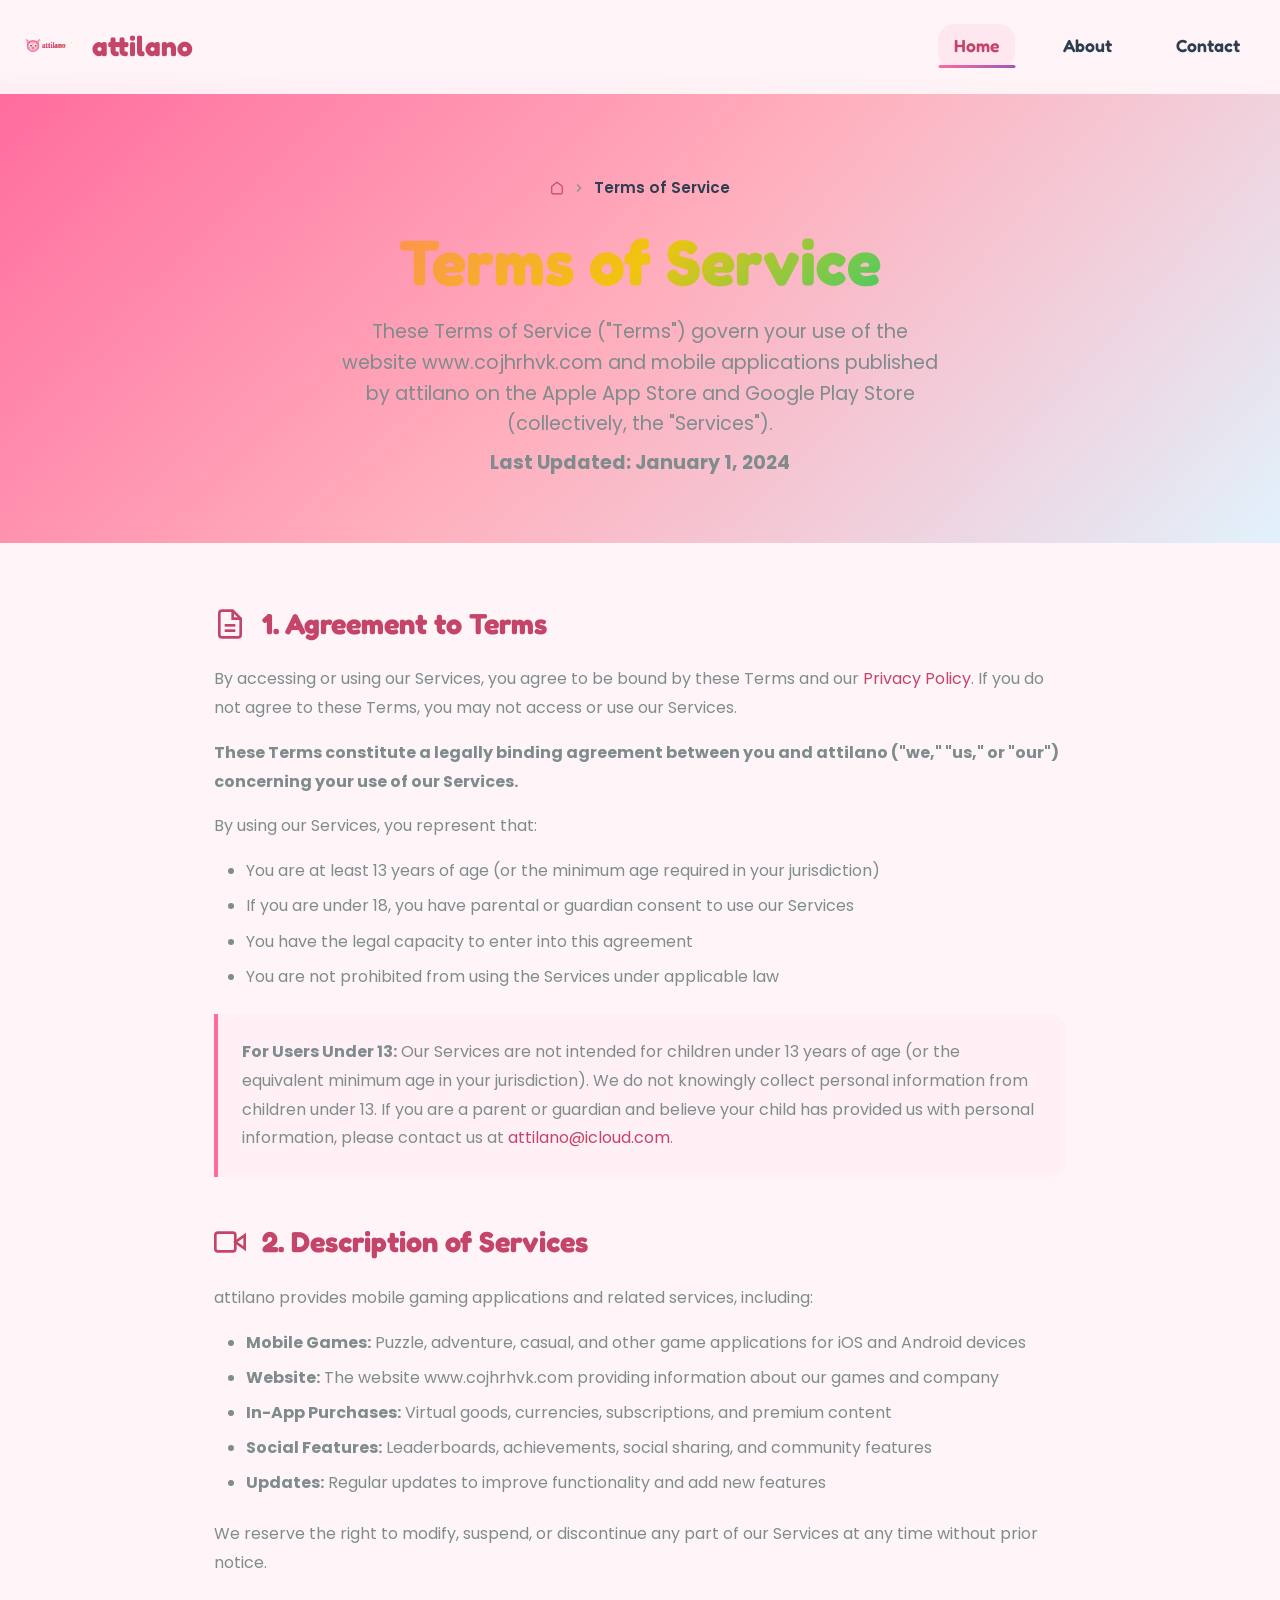
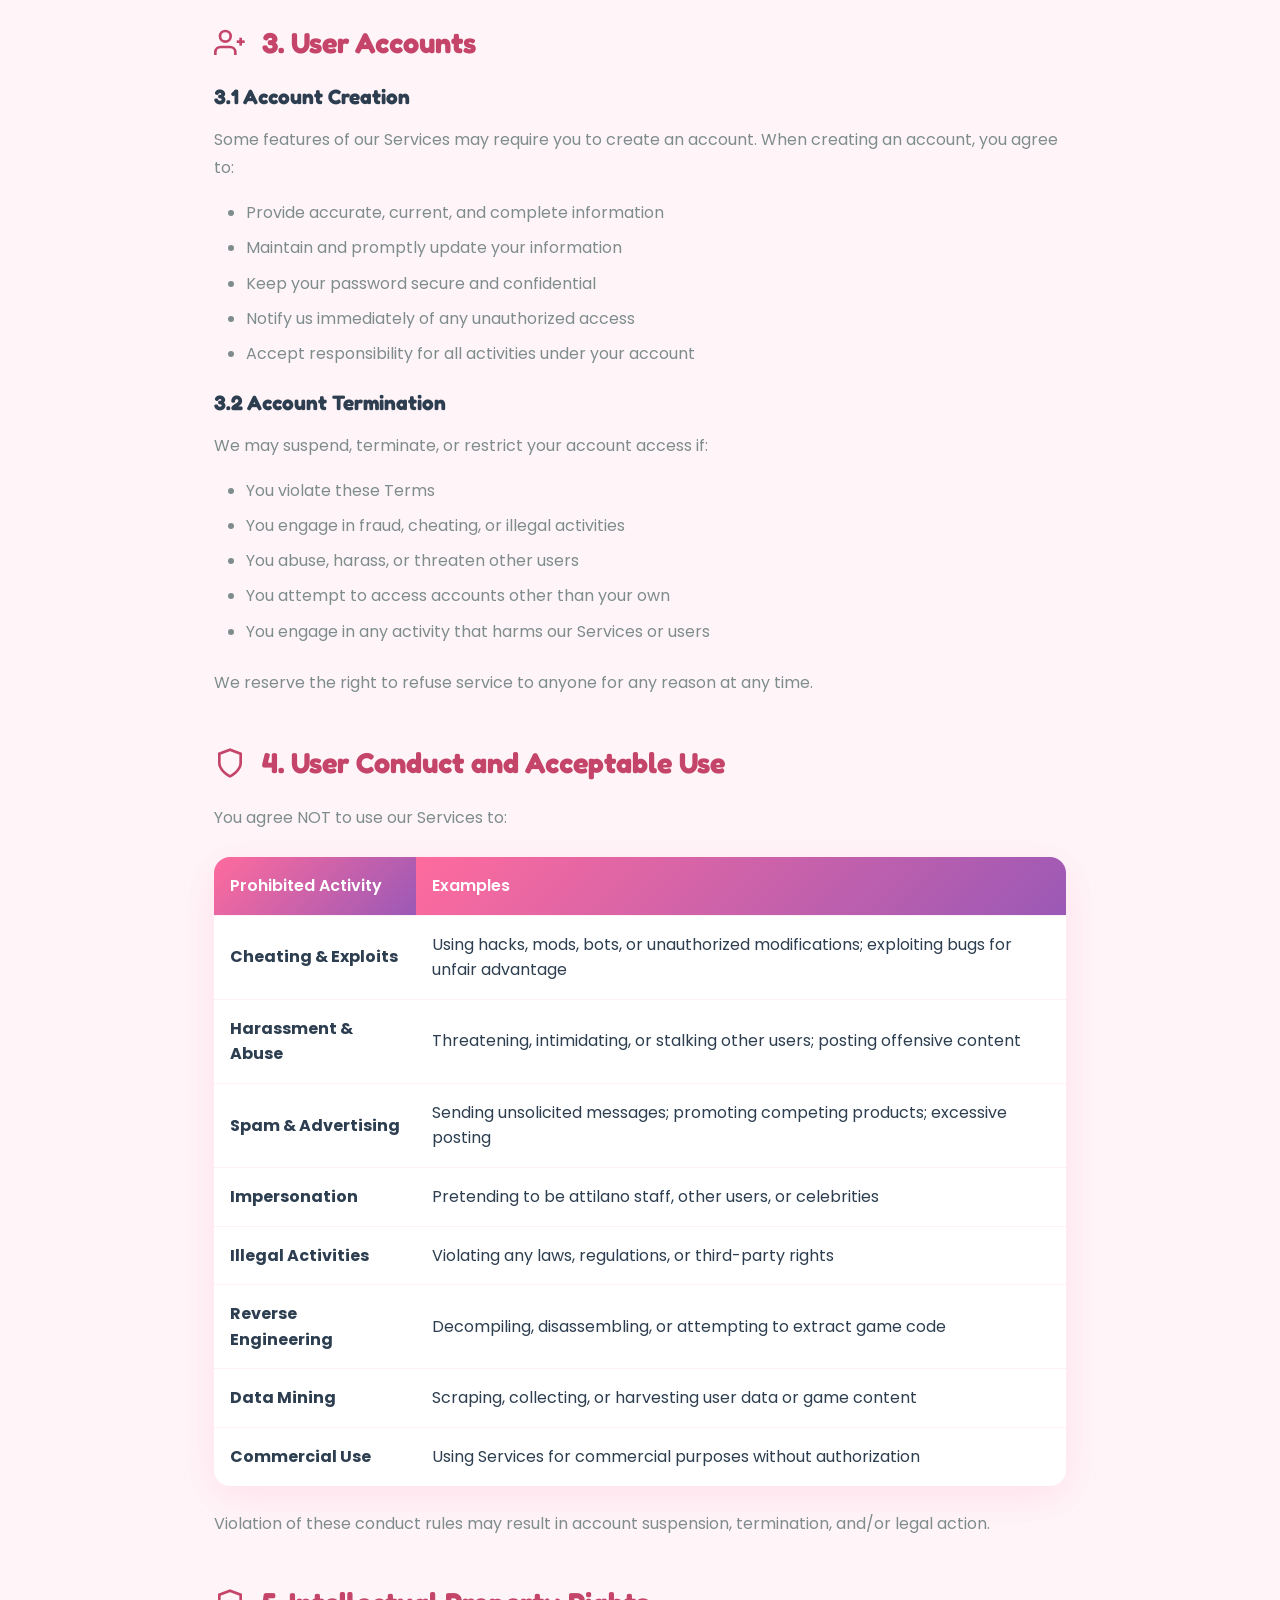
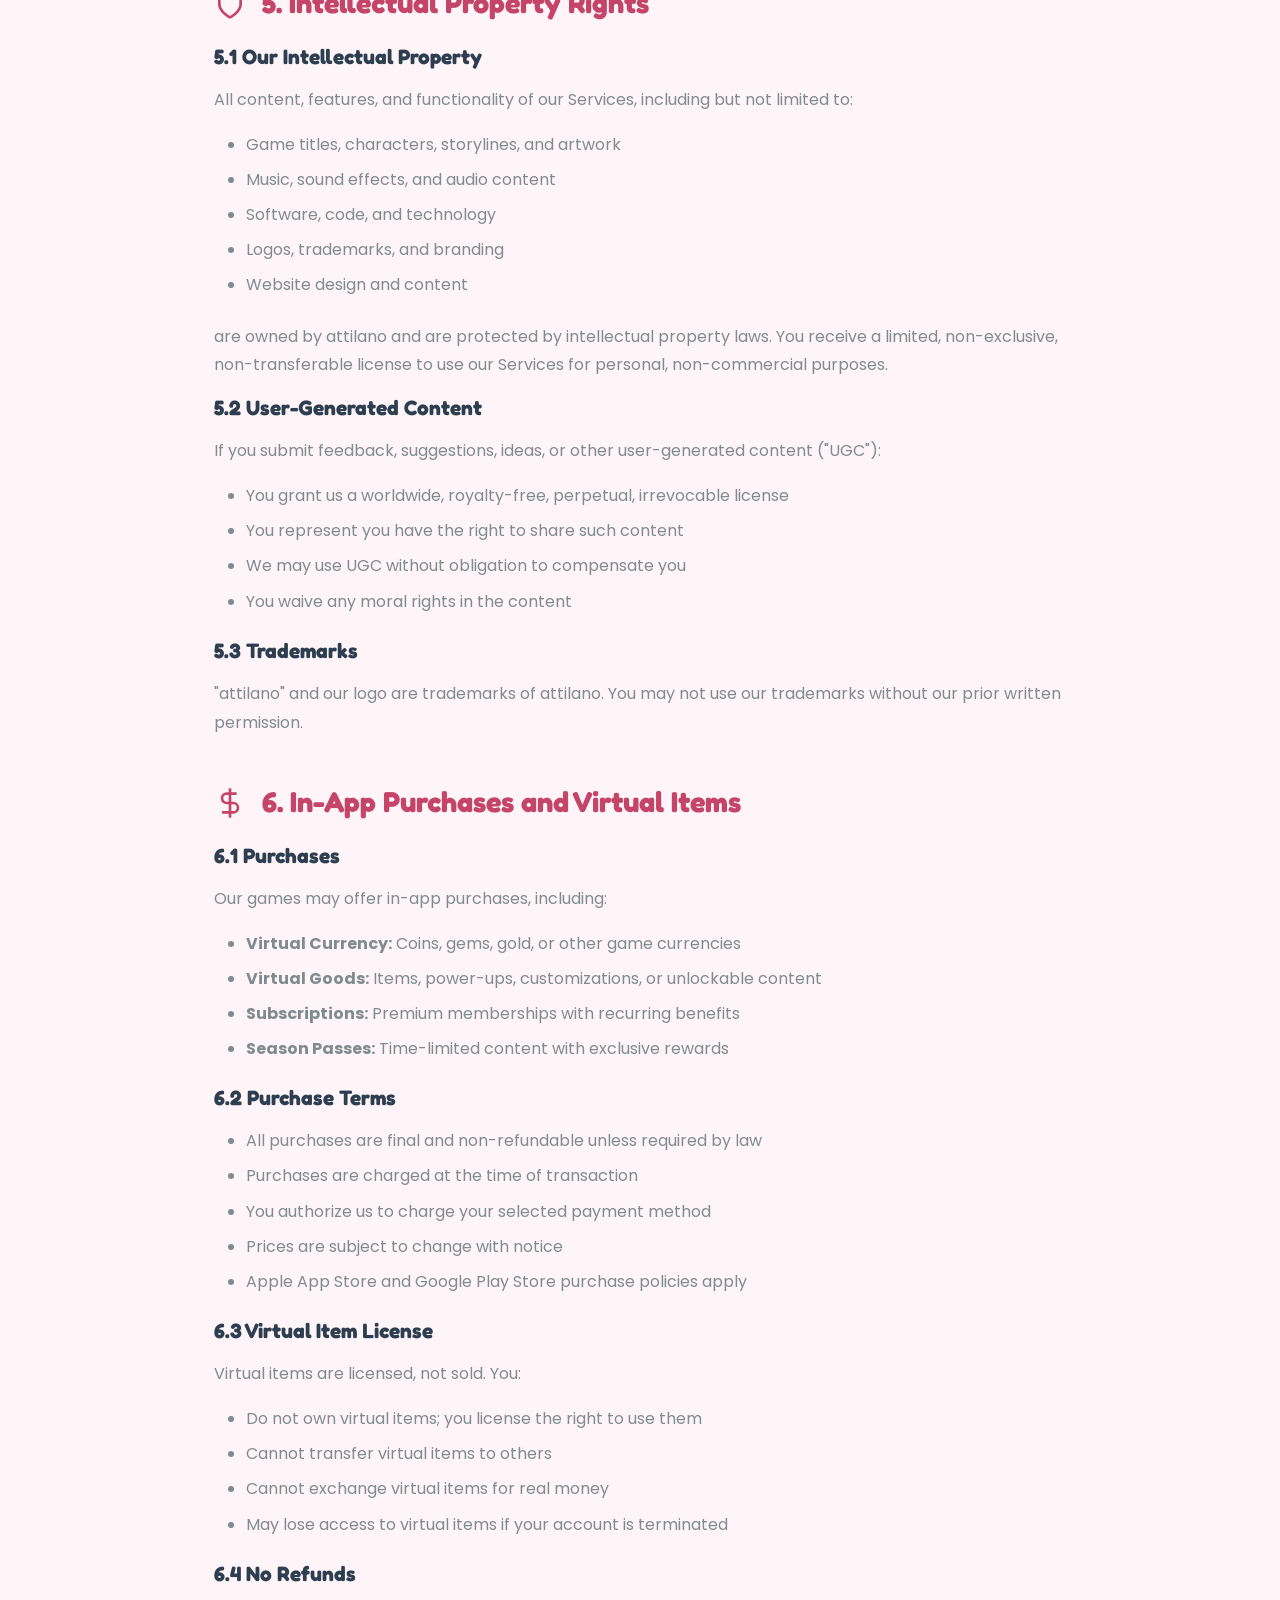
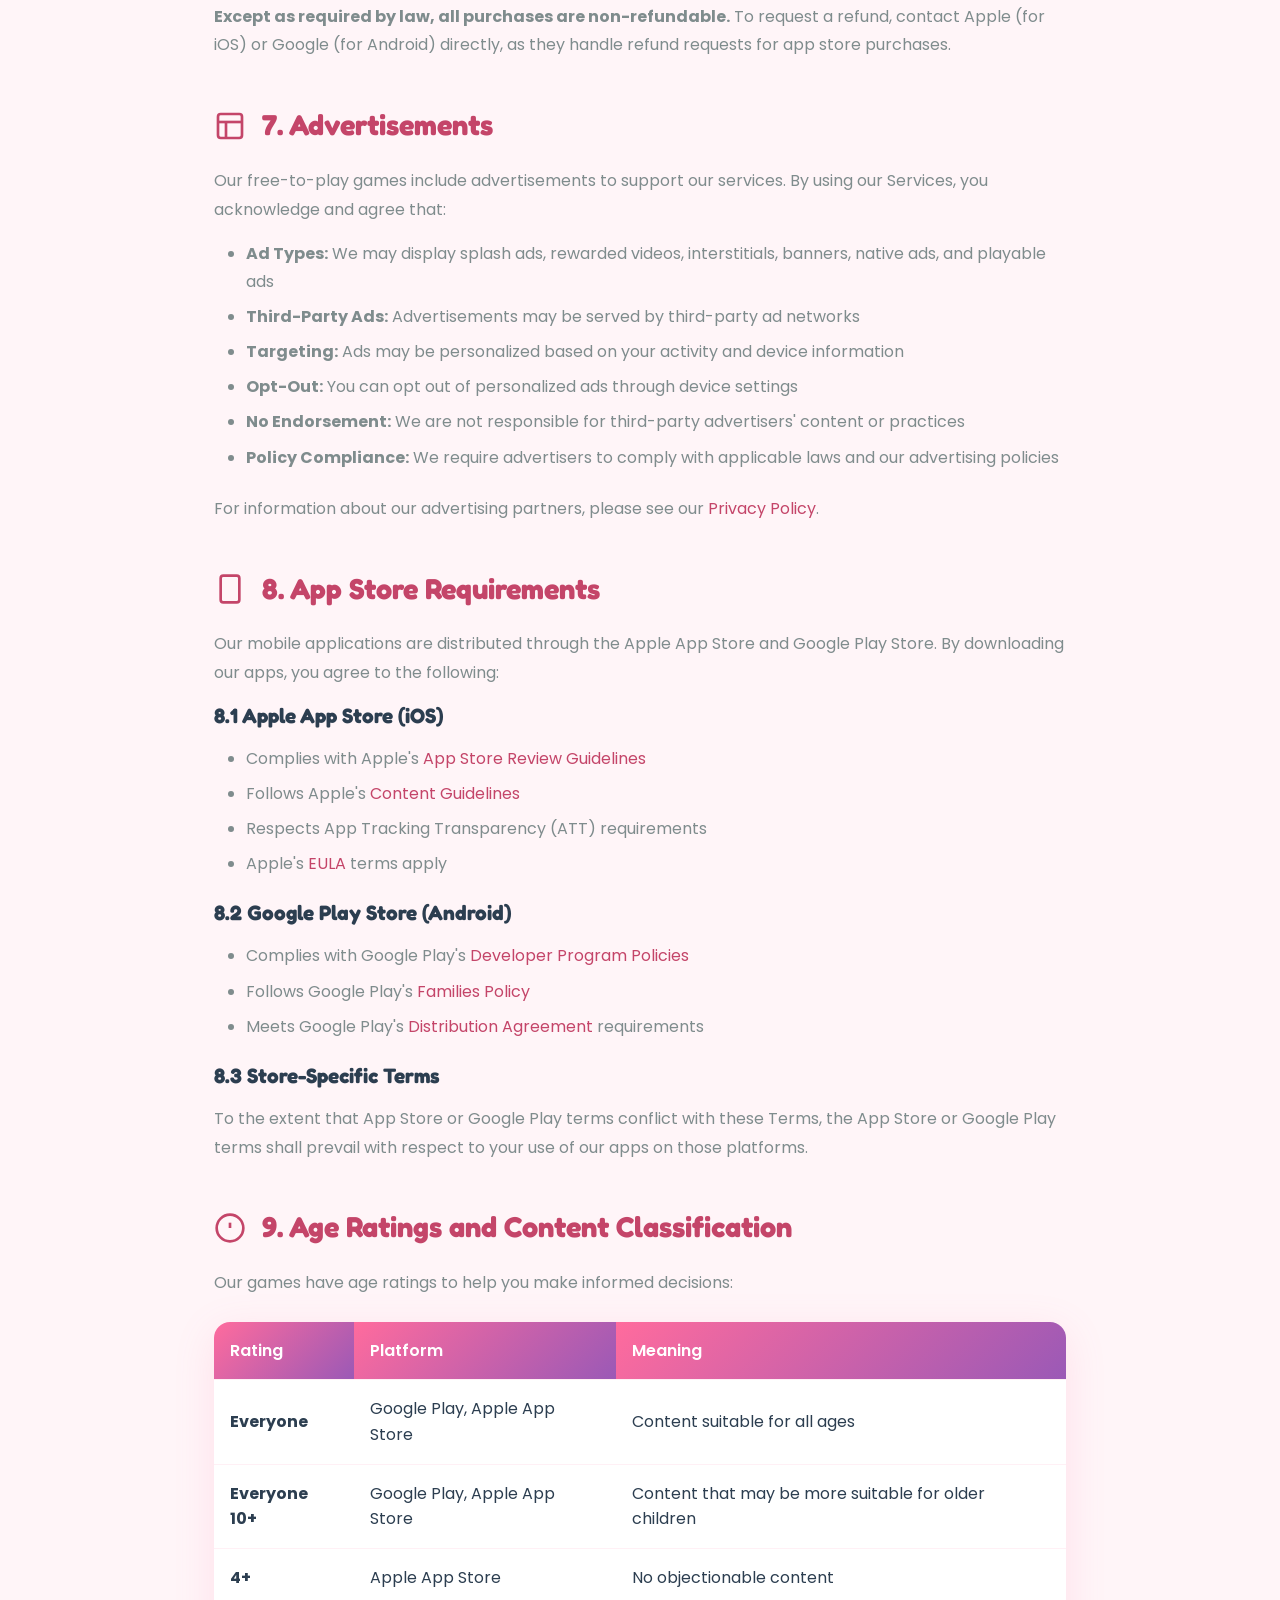
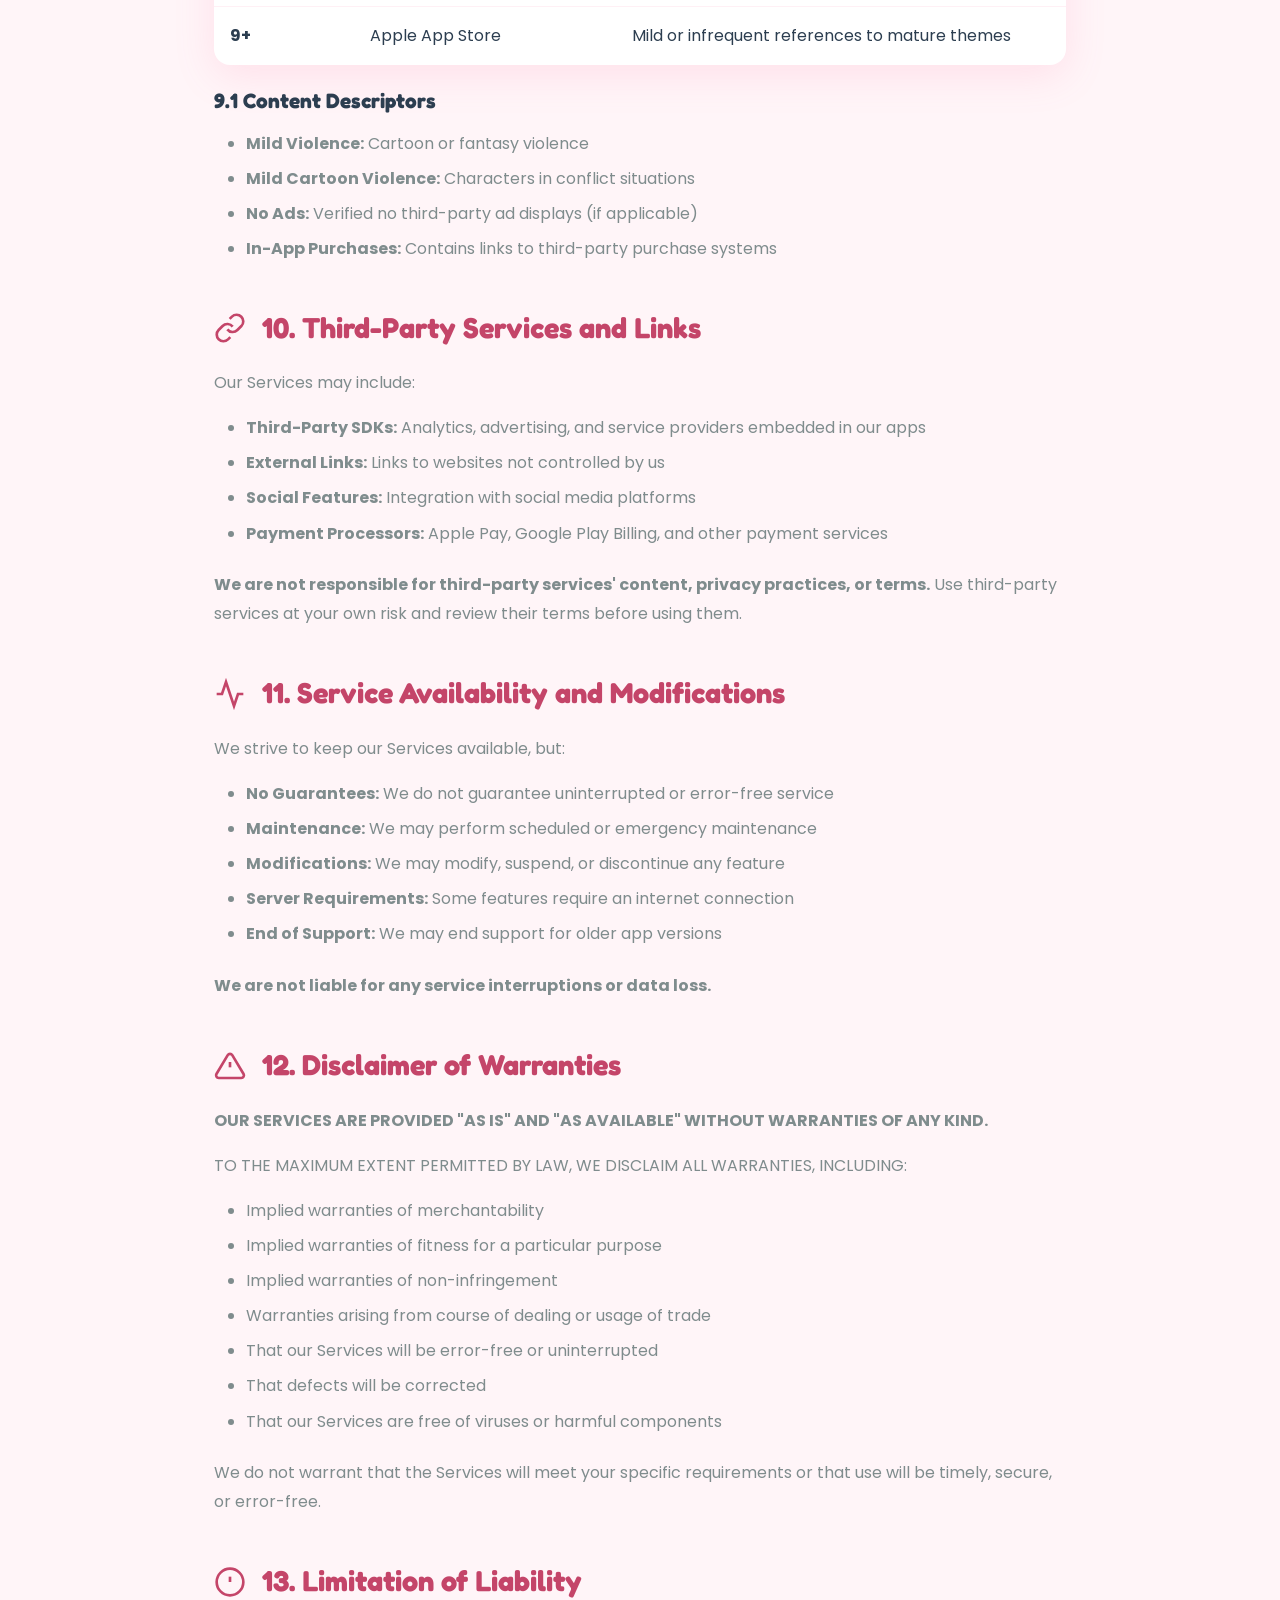
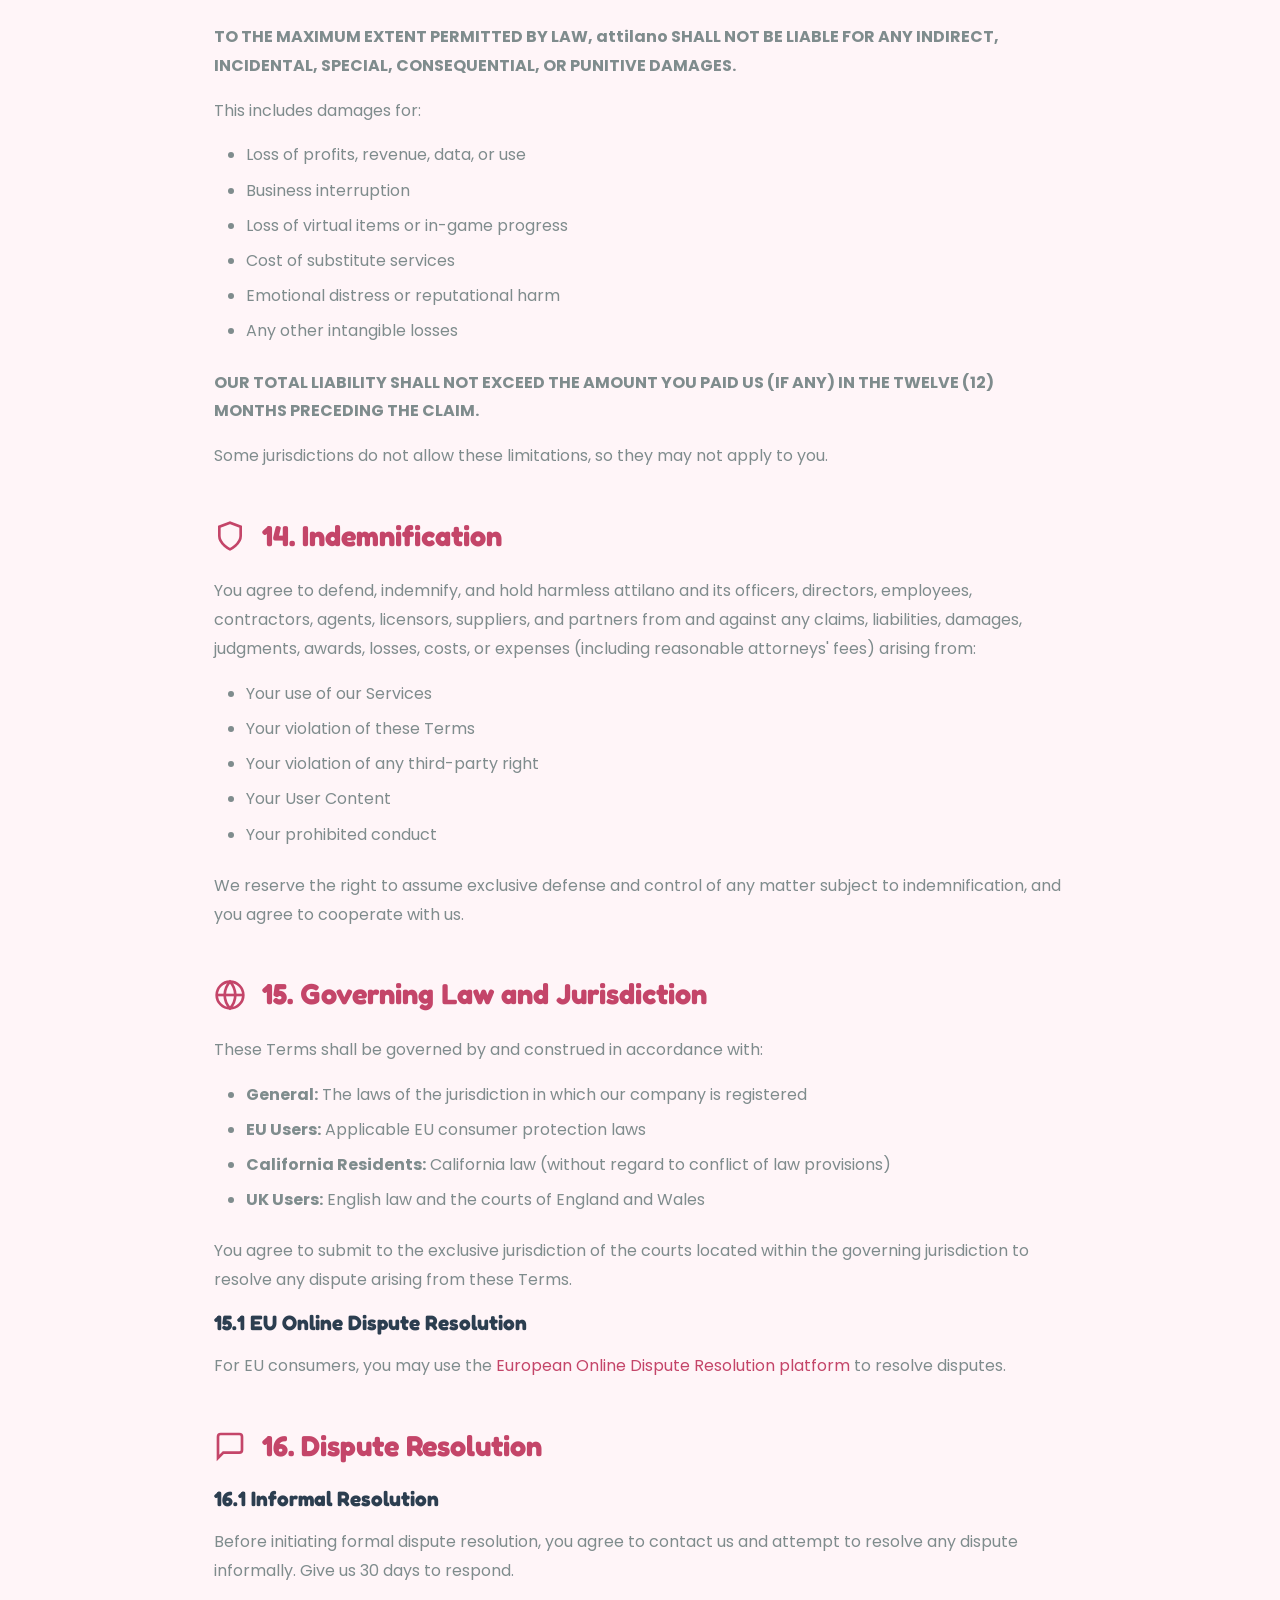
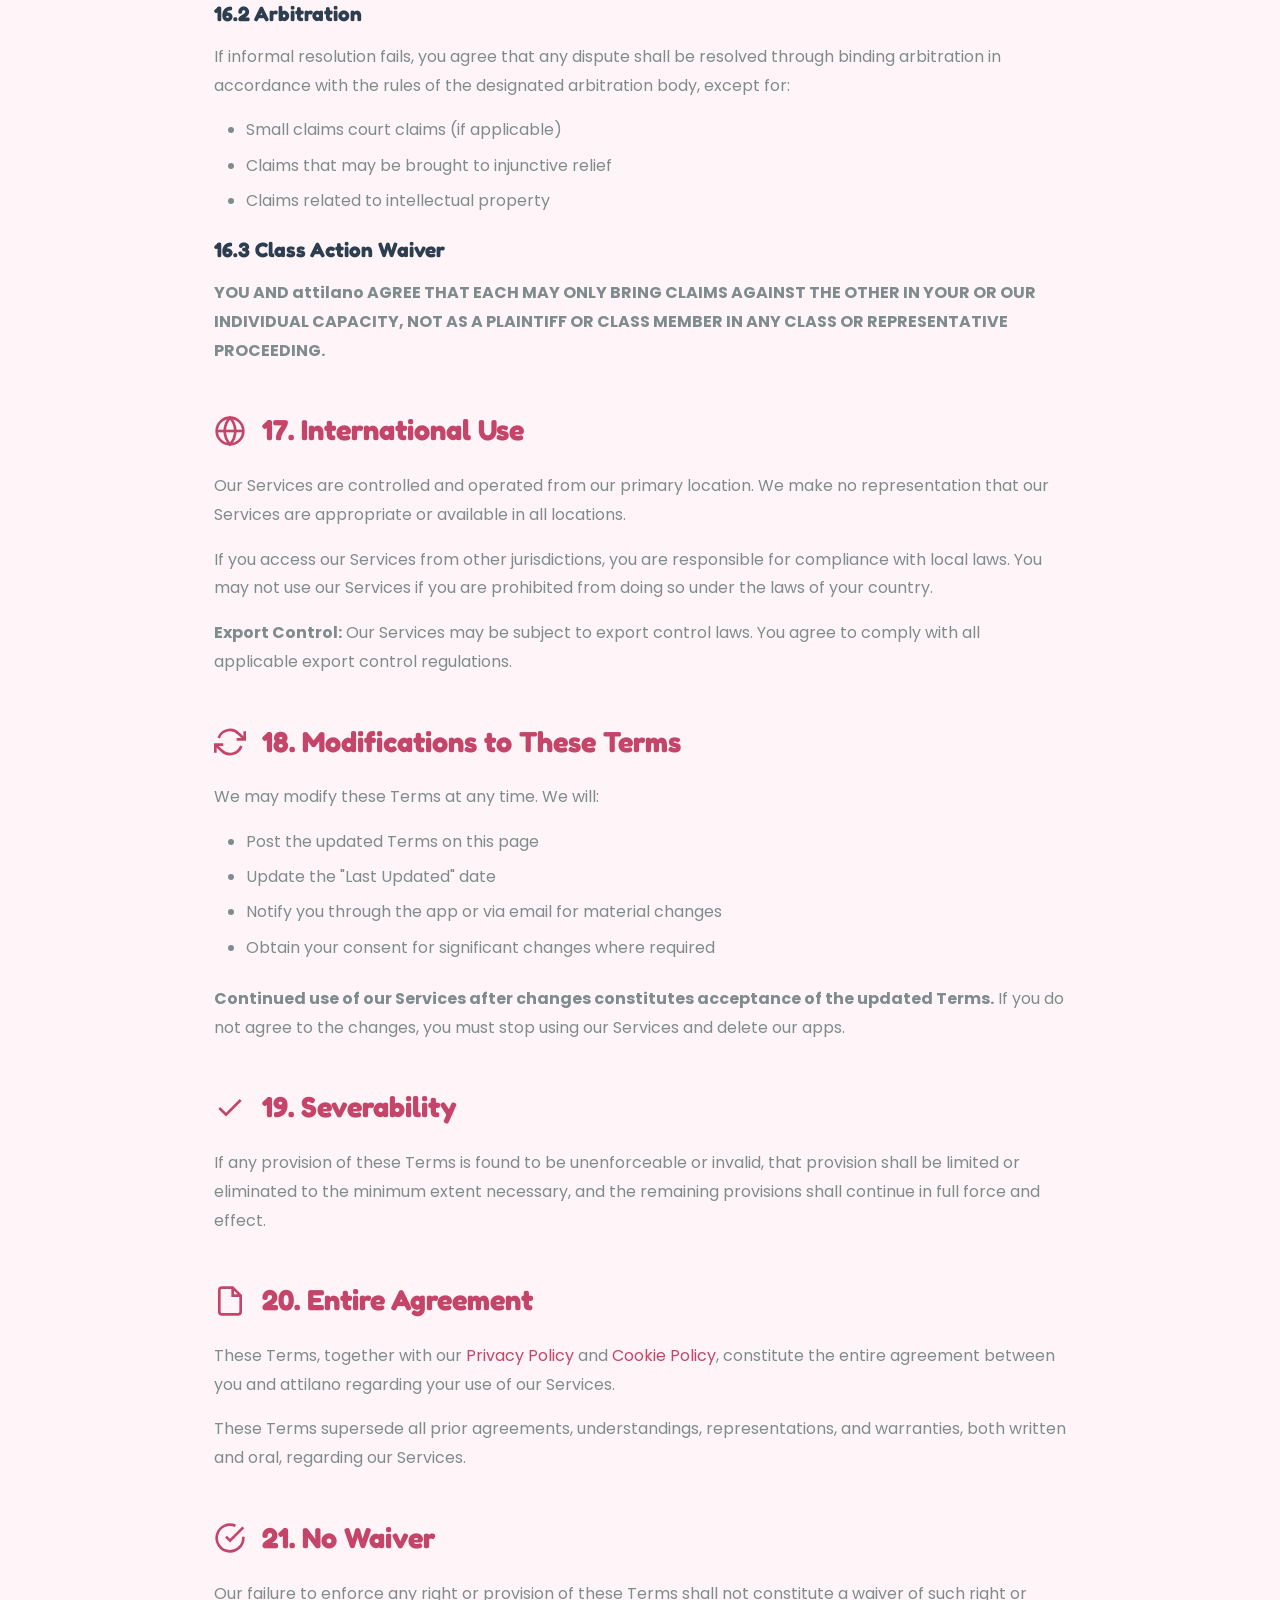
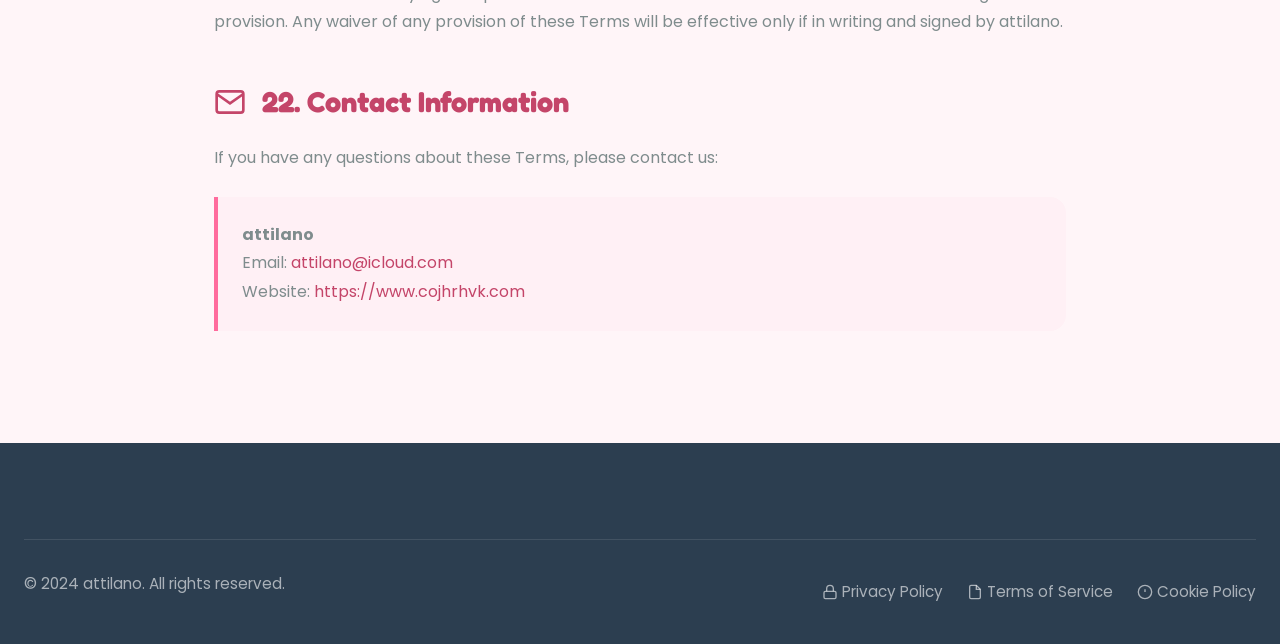
<file: terms.html>
<!DOCTYPE html>
<html lang="en">
<head>
  <meta charset="UTF-8">
  <meta name="viewport" content="width=device-width, initial-scale=1.0">
  <meta http-equiv="X-UA-Compatible" content="IE=edge">
  
  <!-- SEO Meta Tags -->
  <title>Terms of Service - attilano | Usage Terms and Conditions</title>
  <meta name="description" content="attilano Terms of Service - Read our comprehensive terms and conditions governing the use of our website and mobile applications. Includes app store compliance, user conduct, and legal provisions.">
  <meta name="robots" content="noindex, follow">
  <meta name="language" content="English">
  
  <!-- Canonical URL -->
  <link rel="canonical" href="https://www.cojhrhvk.com/terms.html">
  
  <!-- Favicon -->
  <link rel="icon" type="image/svg+xml" href="images/logo.svg">
  
  <!-- Preconnect -->
  <link rel="preconnect" href="https://fonts.googleapis.com">
  <link rel="preconnect" href="https://fonts.gstatic.com" crossorigin>
  
  <!-- Stylesheets -->
  <link rel="stylesheet" href="css/style.css">
</head>
<body>
  <!-- Preloader -->
  <div class="preloader">
    <div class="preloader-content">
      <img src="images/logo.svg" alt="attilano" class="preloader-logo">
      <p class="preloader-text">Loading...</p>
    </div>
  </div>

  <!-- Header -->
  <header class="header" role="banner">
    <div class="container">
      <div class="header-content">
        <a href="/" class="logo" aria-label="attilano Home">
          <img src="images/logo.svg" alt="attilano" class="logo-img">
          <span>attilano</span>
        </a>
        
        <nav class="nav" role="navigation" aria-label="Main Navigation">
          <a href="/" class="nav-link">Home</a>
          <a href="about.html" class="nav-link">About</a>
          <a href="contact.html" class="nav-link">Contact</a>
        </nav>
        
        <button class="menu-toggle" aria-label="Toggle Menu" aria-expanded="false">
          <span></span>
          <span></span>
          <span></span>
        </button>
      </div>
    </div>
  </header>

  <!-- Main Content -->
  <main class="main-content" role="main">
    
    <!-- Page Header -->
    <section class="page-header" aria-labelledby="page-title">
      <div class="container">
        <div class="page-header-content">
          <nav class="breadcrumb" aria-label="Breadcrumb">
            <span class="breadcrumb-item">
              <a href="/">
                <svg viewBox="0 0 24 24" fill="none" stroke="currentColor" stroke-width="2"><path d="M3 9l9-7 9 7v11a2 2 0 0 1-2 2H5a2 2 0 0 1-2-2z"/></svg>
              </a>
            </span>
            <span class="breadcrumb-item">
              <svg viewBox="0 0 24 24" fill="none" stroke="currentColor" stroke-width="2"><polyline points="9 18 15 12 9 6"/></svg>
            </span>
            <span class="breadcrumb-item active">Terms of Service</span>
          </nav>
          
          <h1 id="page-title" class="text-gradient">Terms of Service</h1>
          <p>
            These Terms of Service ("Terms") govern your use of the website www.cojhrhvk.com 
            and mobile applications published by attilano on the Apple App Store and Google Play Store 
            (collectively, the "Services").
          </p>
          <p style="margin-top: var(--space-sm);">
            <strong>Last Updated: January 1, 2024</strong>
          </p>
        </div>
      </div>
    </section>

    <!-- Terms of Service Content -->
    <div class="legal-content">
      
      <!-- Section 1: Agreement to Terms -->
      <section class="legal-section" aria-labelledby="section-1">
        <h2 id="section-1">
          <svg viewBox="0 0 24 24" fill="none" stroke="currentColor" stroke-width="2">
            <path d="M14 2H6a2 2 0 0 0-2 2v16a2 2 0 0 0 2 2h12a2 2 0 0 0 2-2V8z"/>
            <polyline points="14 2 14 8 20 8"/>
            <line x1="16" y1="13" x2="8" y2="13"/>
            <line x1="16" y1="17" x2="8" y2="17"/>
          </svg>
          1. Agreement to Terms
        </h2>
        <p>
          By accessing or using our Services, you agree to be bound by these Terms and our 
          <a href="privacy.html">Privacy Policy</a>. If you do not agree to these Terms, 
          you may not access or use our Services.
        </p>
        <p>
          <strong>These Terms constitute a legally binding agreement between you and attilano 
          ("we," "us," or "our") concerning your use of our Services.</strong>
        </p>
        <p>
          By using our Services, you represent that:
        </p>
        <ul>
          <li>You are at least 13 years of age (or the minimum age required in your jurisdiction)</li>
          <li>If you are under 18, you have parental or guardian consent to use our Services</li>
          <li>You have the legal capacity to enter into this agreement</li>
          <li>You are not prohibited from using the Services under applicable law</li>
        </ul>
        
        <div class="legal-highlight">
          <p>
            <strong>For Users Under 13:</strong> Our Services are not intended for children 
            under 13 years of age (or the equivalent minimum age in your jurisdiction). We do 
            not knowingly collect personal information from children under 13. If you are a 
            parent or guardian and believe your child has provided us with personal information, 
            please contact us at <a href="mailto:attilano@icloud.com">attilano@icloud.com</a>.
          </p>
        </div>
      </section>

      <!-- Section 2: Description of Services -->
      <section class="legal-section" aria-labelledby="section-2">
        <h2 id="section-2">
          <svg viewBox="0 0 24 24" fill="none" stroke="currentColor" stroke-width="2">
            <polygon points="23 7 16 12 23 17 23 7"/>
            <rect x="1" y="5" width="15" height="14" rx="2" ry="2"/>
          </svg>
          2. Description of Services
        </h2>
        <p>
          attilano provides mobile gaming applications and related services, including:
        </p>
        <ul>
          <li><strong>Mobile Games:</strong> Puzzle, adventure, casual, and other game applications for iOS and Android devices</li>
          <li><strong>Website:</strong> The website www.cojhrhvk.com providing information about our games and company</li>
          <li><strong>In-App Purchases:</strong> Virtual goods, currencies, subscriptions, and premium content</li>
          <li><strong>Social Features:</strong> Leaderboards, achievements, social sharing, and community features</li>
          <li><strong>Updates:</strong> Regular updates to improve functionality and add new features</li>
        </ul>
        <p>
          We reserve the right to modify, suspend, or discontinue any part of our Services at 
          any time without prior notice.
        </p>
      </section>

      <!-- Section 3: User Accounts -->
      <section class="legal-section" aria-labelledby="section-3">
        <h2 id="section-3">
          <svg viewBox="0 0 24 24" fill="none" stroke="currentColor" stroke-width="2">
            <path d="M16 21v-2a4 4 0 0 0-4-4H5a4 4 0 0 0-4 4v2"/>
            <circle cx="8.5" cy="7" r="4"/>
            <line x1="20" y1="8" x2="20" y2="14"/>
            <line x1="23" y1="11" x2="17" y2="11"/>
          </svg>
          3. User Accounts
        </h2>
        
        <h3>3.1 Account Creation</h3>
        <p>
          Some features of our Services may require you to create an account. When creating 
          an account, you agree to:
        </p>
        <ul>
          <li>Provide accurate, current, and complete information</li>
          <li>Maintain and promptly update your information</li>
          <li>Keep your password secure and confidential</li>
          <li>Notify us immediately of any unauthorized access</li>
          <li>Accept responsibility for all activities under your account</li>
        </ul>

        <h3>3.2 Account Termination</h3>
        <p>
          We may suspend, terminate, or restrict your account access if:
        </p>
        <ul>
          <li>You violate these Terms</li>
          <li>You engage in fraud, cheating, or illegal activities</li>
          <li>You abuse, harass, or threaten other users</li>
          <li>You attempt to access accounts other than your own</li>
          <li>You engage in any activity that harms our Services or users</li>
        </ul>
        <p>
          We reserve the right to refuse service to anyone for any reason at any time.
        </p>
      </section>

      <!-- Section 4: User Conduct -->
      <section class="legal-section" aria-labelledby="section-4">
        <h2 id="section-4">
          <svg viewBox="0 0 24 24" fill="none" stroke="currentColor" stroke-width="2">
            <path d="M12 22s8-4 8-10V5l-8-3-8 3v7c0 6 8 10 8 10z"/>
          </svg>
          4. User Conduct and Acceptable Use
        </h2>
        <p>
          You agree NOT to use our Services to:
        </p>
        
        <table class="legal-table">
          <thead>
            <tr>
              <th>Prohibited Activity</th>
              <th>Examples</th>
            </tr>
          </thead>
          <tbody>
            <tr>
              <td><strong>Cheating & Exploits</strong></td>
              <td>Using hacks, mods, bots, or unauthorized modifications; exploiting bugs for unfair advantage</td>
            </tr>
            <tr>
              <td><strong>Harassment & Abuse</strong></td>
              <td>Threatening, intimidating, or stalking other users; posting offensive content</td>
            </tr>
            <tr>
              <td><strong>Spam & Advertising</strong></td>
              <td>Sending unsolicited messages; promoting competing products; excessive posting</td>
            </tr>
            <tr>
              <td><strong>Impersonation</strong></td>
              <td> Pretending to be attilano staff, other users, or celebrities</td>
            </tr>
            <tr>
              <td><strong>Illegal Activities</strong></td>
              <td>Violating any laws, regulations, or third-party rights</td>
            </tr>
            <tr>
              <td><strong>Reverse Engineering</strong></td>
              <td>Decompiling, disassembling, or attempting to extract game code</td>
            </tr>
            <tr>
              <td><strong>Data Mining</strong></td>
              <td>Scraping, collecting, or harvesting user data or game content</td>
            </tr>
            <tr>
              <td><strong>Commercial Use</strong></td>
              <td>Using Services for commercial purposes without authorization</td>
            </tr>
          </tbody>
        </table>
        
        <p>
          Violation of these conduct rules may result in account suspension, termination, and/or 
          legal action.
        </p>
      </section>

      <!-- Section 5: Intellectual Property -->
      <section class="legal-section" aria-labelledby="section-5">
        <h2 id="section-5">
          <svg viewBox="0 0 24 24" fill="none" stroke="currentColor" stroke-width="2">
            <path d="M12 22s8-4 8-10V5l-8-3-8 3v7c0 6 8 10 8 10z"/>
          </svg>
          5. Intellectual Property Rights
        </h2>
        
        <h3>5.1 Our Intellectual Property</h3>
        <p>
          All content, features, and functionality of our Services, including but not limited to:
        </p>
        <ul>
          <li>Game titles, characters, storylines, and artwork</li>
          <li>Music, sound effects, and audio content</li>
          <li>Software, code, and technology</li>
          <li>Logos, trademarks, and branding</li>
          <li>Website design and content</li>
        </ul>
        <p>
          are owned by attilano and are protected by intellectual property laws. You receive a 
          limited, non-exclusive, non-transferable license to use our Services for personal, 
          non-commercial purposes.
        </p>

        <h3>5.2 User-Generated Content</h3>
        <p>
          If you submit feedback, suggestions, ideas, or other user-generated content ("UGC"):
        </p>
        <ul>
          <li>You grant us a worldwide, royalty-free, perpetual, irrevocable license</li>
          <li>You represent you have the right to share such content</li>
          <li>We may use UGC without obligation to compensate you</li>
          <li>You waive any moral rights in the content</li>
        </ul>

        <h3>5.3 Trademarks</h3>
        <p>
          "attilano" and our logo are trademarks of attilano. You may not use our trademarks 
          without our prior written permission.
        </p>
      </section>

      <!-- Section 6: In-App Purchases -->
      <section class="legal-section" aria-labelledby="section-6">
        <h2 id="section-6">
          <svg viewBox="0 0 24 24" fill="none" stroke="currentColor" stroke-width="2">
            <line x1="12" y1="1" x2="12" y2="23"/>
            <path d="M17 5H9.5a3.5 3.5 0 0 0 0 7h5a3.5 3.5 0 0 1 0 7H6"/>
          </svg>
          6. In-App Purchases and Virtual Items
        </h2>
        
        <h3>6.1 Purchases</h3>
        <p>
          Our games may offer in-app purchases, including:
        </p>
        <ul>
          <li><strong>Virtual Currency:</strong> Coins, gems, gold, or other game currencies</li>
          <li><strong>Virtual Goods:</strong> Items, power-ups, customizations, or unlockable content</li>
          <li><strong>Subscriptions:</strong> Premium memberships with recurring benefits</li>
          <li><strong>Season Passes:</strong> Time-limited content with exclusive rewards</li>
        </ul>

        <h3>6.2 Purchase Terms</h3>
        <ul>
          <li>All purchases are final and non-refundable unless required by law</li>
          <li>Purchases are charged at the time of transaction</li>
          <li>You authorize us to charge your selected payment method</li>
          <li>Prices are subject to change with notice</li>
          <li>Apple App Store and Google Play Store purchase policies apply</li>
        </ul>

        <h3>6.3 Virtual Item License</h3>
        <p>
          Virtual items are licensed, not sold. You:
        </p>
        <ul>
          <li>Do not own virtual items; you license the right to use them</li>
          <li>Cannot transfer virtual items to others</li>
          <li>Cannot exchange virtual items for real money</li>
          <li>May lose access to virtual items if your account is terminated</li>
        </ul>

        <h3>6.4 No Refunds</h3>
        <p>
          <strong>Except as required by law, all purchases are non-refundable.</strong> To request 
          a refund, contact Apple (for iOS) or Google (for Android) directly, as they handle 
          refund requests for app store purchases.
        </p>
      </section>

      <!-- Section 7: Advertising -->
      <section class="legal-section" aria-labelledby="section-7">
        <h2 id="section-7">
          <svg viewBox="0 0 24 24" fill="none" stroke="currentColor" stroke-width="2">
            <rect x="3" y="3" width="18" height="18" rx="2" ry="2"/>
            <line x1="3" y1="9" x2="21" y2="9"/>
            <line x1="9" y1="21" x2="9" y2="9"/>
          </svg>
          7. Advertisements
        </h2>
        <p>
          Our free-to-play games include advertisements to support our services. By using our 
          Services, you acknowledge and agree that:
        </p>
        <ul>
          <li><strong>Ad Types:</strong> We may display splash ads, rewarded videos, interstitials, banners, native ads, and playable ads</li>
          <li><strong>Third-Party Ads:</strong> Advertisements may be served by third-party ad networks</li>
          <li><strong>Targeting:</strong> Ads may be personalized based on your activity and device information</li>
          <li><strong>Opt-Out:</strong> You can opt out of personalized ads through device settings</li>
          <li><strong>No Endorsement:</strong> We are not responsible for third-party advertisers' content or practices</li>
          <li><strong>Policy Compliance:</strong> We require advertisers to comply with applicable laws and our advertising policies</li>
        </ul>
        <p>
          For information about our advertising partners, please see our <a href="privacy.html">Privacy Policy</a>.
        </p>
      </section>

      <!-- Section 8: App Store Requirements -->
      <section class="legal-section" aria-labelledby="section-8">
        <h2 id="section-8">
          <svg viewBox="0 0 24 24" fill="none" stroke="currentColor" stroke-width="2">
            <rect x="5" y="2" width="14" height="20" rx="2" ry="2"/>
            <path d="M12 18h.01"/>
          </svg>
          8. App Store Requirements
        </h2>
        <p>
          Our mobile applications are distributed through the Apple App Store and Google Play 
          Store. By downloading our apps, you agree to the following:
        </p>

        <h3>8.1 Apple App Store (iOS)</h3>
        <ul>
          <li>Complies with Apple's <a href="https://developer.apple.com/app-store/review/guidelines/" target="_blank" rel="noopener">App Store Review Guidelines</a></li>
          <li>Follows Apple's <a href="https://developer.apple.com/app-store/categories/" target="_blank" rel="noopener">Content Guidelines</a></li>
          <li>Respects App Tracking Transparency (ATT) requirements</li>
          <li>Apple's <a href="https://www.apple.com/legal/internet-services/itunes/dev/stdeula/" target="_blank" rel="noopener">EULA</a> terms apply</li>
        </ul>

        <h3>8.2 Google Play Store (Android)</h3>
        <ul>
          <li>Complies with Google Play's <a href="https://play.google.com/about/developer-content-policy/" target="_blank" rel="noopener">Developer Program Policies</a></li>
          <li>Follows Google Play's <a href="https://play.google.com/about/families/designed-for-families/" target="_blank" rel="noopener">Families Policy</a></li>
          <li>Meets Google Play's <a href="https://play.google.com/about/developer-distribution-agreement.html" target="_blank" rel="noopener">Distribution Agreement</a> requirements</li>
        </ul>

        <h3>8.3 Store-Specific Terms</h3>
        <p>
          To the extent that App Store or Google Play terms conflict with these Terms, the 
          App Store or Google Play terms shall prevail with respect to your use of our apps 
          on those platforms.
        </p>
      </section>

      <!-- Section 9: Age Ratings and Content -->
      <section class="legal-section" aria-labelledby="section-9">
        <h2 id="section-9">
          <svg viewBox="0 0 24 24" fill="none" stroke="currentColor" stroke-width="2">
            <circle cx="12" cy="12" r="10"/>
            <line x1="12" y1="8" x2="12" y2="12"/>
            <line x1="12" y1="16" x2="12.01" y2="16"/>
          </svg>
          9. Age Ratings and Content Classification
        </h2>
        <p>
          Our games have age ratings to help you make informed decisions:
        </p>
        
        <table class="legal-table">
          <thead>
            <tr>
              <th>Rating</th>
              <th>Platform</th>
              <th>Meaning</th>
            </tr>
          </thead>
          <tbody>
            <tr>
              <td><strong>Everyone</strong></td>
              <td>Google Play, Apple App Store</td>
              <td>Content suitable for all ages</td>
            </tr>
            <tr>
              <td><strong>Everyone 10+</strong></td>
              <td>Google Play, Apple App Store</td>
              <td>Content that may be more suitable for older children</td>
            </tr>
            <tr>
              <td><strong>4+</strong></td>
              <td>Apple App Store</td>
              <td>No objectionable content</td>
            </tr>
            <tr>
              <td><strong>9+</strong></td>
              <td>Apple App Store</td>
              <td>Mild or infrequent references to mature themes</td>
            </tr>
          </tbody>
        </table>

        <h3>9.1 Content Descriptors</h3>
        <ul>
          <li><strong>Mild Violence:</strong> Cartoon or fantasy violence</li>
          <li><strong>Mild Cartoon Violence:</strong> Characters in conflict situations</li>
          <li><strong>No Ads:</strong> Verified no third-party ad displays (if applicable)</li>
          <li><strong>In-App Purchases:</strong> Contains links to third-party purchase systems</li>
        </ul>
      </section>

      <!-- Section 10: Third-Party Services -->
      <section class="legal-section" aria-labelledby="section-10">
        <h2 id="section-10">
          <svg viewBox="0 0 24 24" fill="none" stroke="currentColor" stroke-width="2">
            <path d="M10 13a5 5 0 0 0 7.54.54l3-3a5 5 0 0 0-7.07-7.07l-1.72 1.71"/>
            <path d="M14 11a5 5 0 0 0-7.54-.54l-3 3a5 5 0 0 0 7.07 7.07l1.71-1.71"/>
          </svg>
          10. Third-Party Services and Links
        </h2>
        <p>
          Our Services may include:
        </p>
        <ul>
          <li><strong>Third-Party SDKs:</strong> Analytics, advertising, and service providers embedded in our apps</li>
          <li><strong>External Links:</strong> Links to websites not controlled by us</li>
          <li><strong>Social Features:</strong> Integration with social media platforms</li>
          <li><strong>Payment Processors:</strong> Apple Pay, Google Play Billing, and other payment services</li>
        </ul>
        <p>
          <strong>We are not responsible for third-party services' content, privacy practices, 
          or terms.</strong> Use third-party services at your own risk and review their terms 
          before using them.
        </p>
      </section>

      <!-- Section 11: Service Availability -->
      <section class="legal-section" aria-labelledby="section-11">
        <h2 id="section-11">
          <svg viewBox="0 0 24 24" fill="none" stroke="currentColor" stroke-width="2">
            <polyline points="22 12 18 12 15 21 9 3 6 12 2 12"/>
          </svg>
          11. Service Availability and Modifications
        </h2>
        <p>
          We strive to keep our Services available, but:
        </p>
        <ul>
          <li><strong>No Guarantees:</strong> We do not guarantee uninterrupted or error-free service</li>
          <li><strong>Maintenance:</strong> We may perform scheduled or emergency maintenance</li>
          <li><strong>Modifications:</strong> We may modify, suspend, or discontinue any feature</li>
          <li><strong>Server Requirements:</strong> Some features require an internet connection</li>
          <li><strong>End of Support:</strong> We may end support for older app versions</li>
        </ul>
        <p>
          <strong>We are not liable for any service interruptions or data loss.</strong>
        </p>
      </section>

      <!-- Section 12: Disclaimer of Warranties -->
      <section class="legal-section" aria-labelledby="section-12">
        <h2 id="section-12">
          <svg viewBox="0 0 24 24" fill="none" stroke="currentColor" stroke-width="2">
            <path d="M10.29 3.86L1.82 18a2 2 0 0 0 1.71 3h16.94a2 2 0 0 0 1.71-3L13.71 3.86a2 2 0 0 0-3.42 0z"/>
            <line x1="12" y1="9" x2="12" y2="13"/>
            <line x1="12" y1="17" x2="12.01" y2="17"/>
          </svg>
          12. Disclaimer of Warranties
        </h2>
        <p>
          <strong>OUR SERVICES ARE PROVIDED "AS IS" AND "AS AVAILABLE" WITHOUT WARRANTIES 
          OF ANY KIND.</strong>
        </p>
        <p>
          TO THE MAXIMUM EXTENT PERMITTED BY LAW, WE DISCLAIM ALL WARRANTIES, INCLUDING:
        </p>
        <ul>
          <li>Implied warranties of merchantability</li>
          <li>Implied warranties of fitness for a particular purpose</li>
          <li>Implied warranties of non-infringement</li>
          <li>Warranties arising from course of dealing or usage of trade</li>
          <li>That our Services will be error-free or uninterrupted</li>
          <li>That defects will be corrected</li>
          <li>That our Services are free of viruses or harmful components</li>
        </ul>
        <p>
          We do not warrant that the Services will meet your specific requirements or that 
          use will be timely, secure, or error-free.
        </p>
      </section>

      <!-- Section 13: Limitation of Liability -->
      <section class="legal-section" aria-labelledby="section-13">
        <h2 id="section-13">
          <svg viewBox="0 0 24 24" fill="none" stroke="currentColor" stroke-width="2">
            <circle cx="12" cy="12" r="10"/>
            <line x1="12" y1="8" x2="12" y2="12"/>
            <line x1="12" y1="16" x2="12.01" y2="16"/>
          </svg>
          13. Limitation of Liability
        </h2>
        <p>
          <strong>TO THE MAXIMUM EXTENT PERMITTED BY LAW, attilano SHALL NOT BE LIABLE FOR 
          ANY INDIRECT, INCIDENTAL, SPECIAL, CONSEQUENTIAL, OR PUNITIVE DAMAGES.</strong>
        </p>
        <p>
          This includes damages for:
        </p>
        <ul>
          <li>Loss of profits, revenue, data, or use</li>
          <li>Business interruption</li>
          <li>Loss of virtual items or in-game progress</li>
          <li>Cost of substitute services</li>
          <li>Emotional distress or reputational harm</li>
          <li>Any other intangible losses</li>
        </ul>
        <p>
          <strong>OUR TOTAL LIABILITY SHALL NOT EXCEED THE AMOUNT YOU PAID US (IF ANY) IN THE 
          TWELVE (12) MONTHS PRECEDING THE CLAIM.</strong>
        </p>
        <p>
          Some jurisdictions do not allow these limitations, so they may not apply to you.
        </p>
      </section>

      <!-- Section 14: Indemnification -->
      <section class="legal-section" aria-labelledby="section-14">
        <h2 id="section-14">
          <svg viewBox="0 0 24 24" fill="none" stroke="currentColor" stroke-width="2">
            <path d="M12 22s8-4 8-10V5l-8-3-8 3v7c0 6 8 10 8 10z"/>
          </svg>
          14. Indemnification
        </h2>
        <p>
          You agree to defend, indemnify, and hold harmless attilano and its officers, directors, 
          employees, contractors, agents, licensors, suppliers, and partners from and against any 
          claims, liabilities, damages, judgments, awards, losses, costs, or expenses (including 
          reasonable attorneys' fees) arising from:
        </p>
        <ul>
          <li>Your use of our Services</li>
          <li>Your violation of these Terms</li>
          <li>Your violation of any third-party right</li>
          <li>Your User Content</li>
          <li>Your prohibited conduct</li>
        </ul>
        <p>
          We reserve the right to assume exclusive defense and control of any matter subject 
          to indemnification, and you agree to cooperate with us.
        </p>
      </section>

      <!-- Section 15: Governing Law -->
      <section class="legal-section" aria-labelledby="section-15">
        <h2 id="section-15">
          <svg viewBox="0 0 24 24" fill="none" stroke="currentColor" stroke-width="2">
            <circle cx="12" cy="12" r="10"/>
            <line x1="2" y1="12" x2="22" y2="12"/>
            <path d="M12 2a15.3 15.3 0 0 1 4 10 15.3 15.3 0 0 1-4 10 15.3 15.3 0 0 1-4-10 15.3 15.3 0 0 1 4-10z"/>
          </svg>
          15. Governing Law and Jurisdiction
        </h2>
        <p>
          These Terms shall be governed by and construed in accordance with:
        </p>
        <ul>
          <li><strong>General:</strong> The laws of the jurisdiction in which our company is registered</li>
          <li><strong>EU Users:</strong> Applicable EU consumer protection laws</li>
          <li><strong>California Residents:</strong> California law (without regard to conflict of law provisions)</li>
          <li><strong>UK Users:</strong> English law and the courts of England and Wales</li>
        </ul>
        <p>
          You agree to submit to the exclusive jurisdiction of the courts located within the 
          governing jurisdiction to resolve any dispute arising from these Terms.
        </p>

        <h3>15.1 EU Online Dispute Resolution</h3>
        <p>
          For EU consumers, you may use the <a href="https://ec.europa.eu/consumers/odr/" target="_blank" rel="noopener">European Online Dispute Resolution platform</a> 
          to resolve disputes.
        </p>
      </section>

      <!-- Section 16: Dispute Resolution -->
      <section class="legal-section" aria-labelledby="section-16">
        <h2 id="section-16">
          <svg viewBox="0 0 24 24" fill="none" stroke="currentColor" stroke-width="2">
            <path d="M21 15a2 2 0 0 1-2 2H7l-4 4V5a2 2 0 0 1 2-2h14a2 2 0 0 1 2 2z"/>
          </svg>
          16. Dispute Resolution
        </h2>
        
        <h3>16.1 Informal Resolution</h3>
        <p>
          Before initiating formal dispute resolution, you agree to contact us and attempt 
          to resolve any dispute informally. Give us 30 days to respond.
        </p>

        <h3>16.2 Arbitration</h3>
        <p>
          If informal resolution fails, you agree that any dispute shall be resolved through 
          binding arbitration in accordance with the rules of the designated arbitration body, 
          except for:
        </p>
        <ul>
          <li>Small claims court claims (if applicable)</li>
          <li>Claims that may be brought to injunctive relief</li>
          <li>Claims related to intellectual property</li>
        </ul>

        <h3>16.3 Class Action Waiver</h3>
        <p>
          <strong>YOU AND attilano AGREE THAT EACH MAY ONLY BRING CLAIMS AGAINST THE OTHER 
          IN YOUR OR OUR INDIVIDUAL CAPACITY, NOT AS A PLAINTIFF OR CLASS MEMBER IN ANY 
          CLASS OR REPRESENTATIVE PROCEEDING.</strong>
        </p>
      </section>

      <!-- Section 17: International Use -->
      <section class="legal-section" aria-labelledby="section-17">
        <h2 id="section-17">
          <svg viewBox="0 0 24 24" fill="none" stroke="currentColor" stroke-width="2">
            <circle cx="12" cy="12" r="10"/>
            <line x1="2" y1="12" x2="22" y2="12"/>
            <path d="M12 2a15.3 15.3 0 0 1 4 10 15.3 15.3 0 0 1-4 10 15.3 15.3 0 0 1-4-10 15.3 15.3 0 0 1 4-10z"/>
          </svg>
          17. International Use
        </h2>
        <p>
          Our Services are controlled and operated from our primary location. We make no 
          representation that our Services are appropriate or available in all locations.
        </p>
        <p>
          If you access our Services from other jurisdictions, you are responsible for 
          compliance with local laws. You may not use our Services if you are prohibited 
          from doing so under the laws of your country.
        </p>
        <p>
          <strong>Export Control:</strong> Our Services may be subject to export control laws. 
          You agree to comply with all applicable export control regulations.
        </p>
      </section>

      <!-- Section 18: Changes to Terms -->
      <section class="legal-section" aria-labelledby="section-18">
        <h2 id="section-18">
          <svg viewBox="0 0 24 24" fill="none" stroke="currentColor" stroke-width="2">
            <polyline points="23 4 23 10 17 10"/>
            <polyline points="1 20 1 14 7 14"/>
            <path d="M3.51 9a9 9 0 0 1 14.85-3.36L23 10M1 14l4.64 4.36A9 9 0 0 0 20.49 15"/>
          </svg>
          18. Modifications to These Terms
        </h2>
        <p>
          We may modify these Terms at any time. We will:
        </p>
        <ul>
          <li>Post the updated Terms on this page</li>
          <li>Update the "Last Updated" date</li>
          <li>Notify you through the app or via email for material changes</li>
          <li>Obtain your consent for significant changes where required</li>
        </ul>
        <p>
          <strong>Continued use of our Services after changes constitutes acceptance of the 
          updated Terms.</strong> If you do not agree to the changes, you must stop using 
          our Services and delete our apps.
        </p>
      </section>

      <!-- Section 19: Severability -->
      <section class="legal-section" aria-labelledby="section-19">
        <h2 id="section-19">
          <svg viewBox="0 0 24 24" fill="none" stroke="currentColor" stroke-width="2">
            <polyline points="20 6 9 17 4 12"/>
          </svg>
          19. Severability
        </h2>
        <p>
          If any provision of these Terms is found to be unenforceable or invalid, that 
          provision shall be limited or eliminated to the minimum extent necessary, and 
          the remaining provisions shall continue in full force and effect.
        </p>
      </section>

      <!-- Section 20: Entire Agreement -->
      <section class="legal-section" aria-labelledby="section-20">
        <h2 id="section-20">
          <svg viewBox="0 0 24 24" fill="none" stroke="currentColor" stroke-width="2">
            <path d="M14 2H6a2 2 0 0 0-2 2v16a2 2 0 0 0 2 2h12a2 2 0 0 0 2-2V8z"/>
            <polyline points="14 2 14 8 20 8"/>
          </svg>
          20. Entire Agreement
        </h2>
        <p>
          These Terms, together with our <a href="privacy.html">Privacy Policy</a> and 
          <a href="cookies.html">Cookie Policy</a>, constitute the entire agreement between 
          you and attilano regarding your use of our Services.
        </p>
        <p>
          These Terms supersede all prior agreements, understandings, representations, and 
          warranties, both written and oral, regarding our Services.
        </p>
      </section>

      <!-- Section 21: Waiver -->
      <section class="legal-section" aria-labelledby="section-21">
        <h2 id="section-21">
          <svg viewBox="0 0 24 24" fill="none" stroke="currentColor" stroke-width="2">
            <path d="M22 11.08V12a10 10 0 1 1-5.93-9.14"/>
            <polyline points="22 4 12 14.01 9 11.01"/>
          </svg>
          21. No Waiver
        </h2>
        <p>
          Our failure to enforce any right or provision of these Terms shall not constitute 
          a waiver of such right or provision. Any waiver of any provision of these Terms 
          will be effective only if in writing and signed by attilano.
        </p>
      </section>

      <!-- Section 22: Contact Information -->
      <section class="legal-section" aria-labelledby="section-22">
        <h2 id="section-22">
          <svg viewBox="0 0 24 24" fill="none" stroke="currentColor" stroke-width="2">
            <path d="M4 4h16c1.1 0 2 .9 2 2v12c0 1.1-.9 2-2 2H4c-1.1 0-2-.9-2-2V6c0-1.1.9-2 2-2z"/>
            <polyline points="22,6 12,13 2,6"/>
          </svg>
          22. Contact Information
        </h2>
        <p>
          If you have any questions about these Terms, please contact us:
        </p>
        
        <div class="legal-highlight">
          <p>
            <strong>attilano</strong><br>
            Email: <a href="mailto:attilano@icloud.com">attilano@icloud.com</a><br>
            Website: <a href="https://www.cojhrhvk.com">https://www.cojhrhvk.com</a>
          </p>
        </div>
      </section>

    </div>

  </main>

  <!-- Footer -->
  <footer class="footer" role="contentinfo">
    <div class="container">
      <div class="footer-bottom">
        <p class="footer-copyright">
          &copy; 2024 attilano. All rights reserved.
        </p>
        <div class="footer-legal">
          <a href="privacy.html" class="footer-legal-link">
            <svg viewBox="0 0 24 24" fill="none" stroke="currentColor" stroke-width="2"><rect x="3" y="11" width="18" height="11" rx="2" ry="2"/><path d="M7 11V7a5 5 0 0 1 10 0v4"/></svg>
            Privacy Policy
          </a>
          <a href="terms.html" class="footer-legal-link">
            <svg viewBox="0 0 24 24" fill="none" stroke="currentColor" stroke-width="2"><path d="M14 2H6a2 2 0 0 0-2 2v16a2 2 0 0 0 2 2h12a2 2 0 0 0 2-2V8z"/><polyline points="14 2 14 8 20 8"/></svg>
            Terms of Service
          </a>
          <a href="cookies.html" class="footer-legal-link">
            <svg viewBox="0 0 24 24" fill="none" stroke="currentColor" stroke-width="2"><circle cx="12" cy="12" r="10"/><line x1="12" y1="8" x2="12" y2="12"/><line x1="12" y1="16" x2="12.01" y2="16"/></svg>
            Cookie Policy
          </a>
        </div>
      </div>
    </div>
  </footer>

  <!-- Scroll to Top Button -->
  <button class="scroll-top" aria-label="Scroll to top">
    <svg viewBox="0 0 24 24" fill="none" stroke="currentColor" stroke-width="2">
      <polyline points="18 15 12 9 6 15"/>
    </svg>
  </button>

  <!-- JavaScript -->
  <script src="js/main.js"></script>
</body>
</html>
</file>
<file: css/style.css>
/* ========================================
   ATTILANO - Disney-Style Gaming Studio
   Main Stylesheet
   ======================================== */

/* Google Fonts */
@import url('https://fonts.googleapis.com/css2?family=Poppins:wght@300;400;500;600;700;800&family=Fredoka:wght@400;500;600;700&display=swap');

/* CSS Variables */
:root {
  /* Primary Colors - Disney-inspired palette */
  --primary-pink: #FF6B9D;
  --primary-pink-light: #FFB6C1;
  --primary-pink-dark: #C44569;
  --primary-coral: #FF8A5B;
  --primary-purple: #9B59B6;
  --primary-blue: #3498DB;
  --primary-cyan: #00D2D3;
  --primary-yellow: #F1C40F;
  --primary-green: #2ECC71;
  
  /* Gradients */
  --gradient-rainbow: linear-gradient(135deg, #FF6B9D 0%, #FF8A5B 25%, #F1C40F 50%, #2ECC71 75%, #3498DB 100%);
  --gradient-pink-purple: linear-gradient(135deg, #FF6B9D 0%, #9B59B6 100%);
  --gradient-sky: linear-gradient(180deg, #87CEEB 0%, #E0F6FF 100%);
  --gradient-sunset: linear-gradient(180deg, #FF6B9D 0%, #FF8A5B 50%, #F1C40F 100%);
  --gradient-ocean: linear-gradient(180deg, #3498DB 0%, #00D2D3 100%);
  --gradient-spring: linear-gradient(135deg, #FF6B9D 0%, #FFB6C1 50%, #E0F6FF 100%);
  
  /* Backgrounds */
  --bg-primary: #FFF5F8;
  --bg-secondary: #FFF0F5;
  --bg-card: #FFFFFF;
  --bg-dark: #2C3E50;
  --bg-darker: #1A252F;
  
  /* Text Colors */
  --text-primary: #2C3E50;
  --text-secondary: #7F8C8D;
  --text-light: #FFFFFF;
  --text-muted: #BDC3C7;
  
  /* Shadows */
  --shadow-soft: 0 10px 40px rgba(255, 107, 157, 0.15);
  --shadow-medium: 0 20px 60px rgba(255, 107, 157, 0.2);
  --shadow-hard: 0 30px 80px rgba(255, 107, 157, 0.25);
  --shadow-glow-pink: 0 0 30px rgba(255, 107, 157, 0.5);
  --shadow-glow-gold: 0 0 30px rgba(241, 196, 15, 0.5);
  
  /* Spacing */
  --space-xs: 0.25rem;
  --space-sm: 0.5rem;
  --space-md: 1rem;
  --space-lg: 1.5rem;
  --space-xl: 2rem;
  --space-2xl: 3rem;
  --space-3xl: 4rem;
  --space-4xl: 6rem;
  
  /* Border Radius */
  --radius-sm: 8px;
  --radius-md: 16px;
  --radius-lg: 24px;
  --radius-xl: 32px;
  --radius-round: 50%;
  --radius-blob: 60% 40% 30% 70% / 60% 30% 70% 40%;
  
  /* Transitions */
  --transition-fast: 0.2s ease;
  --transition-normal: 0.3s ease;
  --transition-slow: 0.5s ease;
  --transition-bounce: 0.6s cubic-bezier(0.68, -0.55, 0.265, 1.55);
  
  /* Font Family */
  --font-heading: 'Fredoka', 'Comic Sans MS', cursive;
  --font-body: 'Poppins', 'Segoe UI', sans-serif;
  
  /* Z-index layers */
  --z-base: 1;
  --z-dropdown: 100;
  --z-sticky: 200;
  --z-fixed: 300;
  --z-modal-backdrop: 400;
  --z-modal: 500;
  --z-popover: 600;
  --z-tooltip: 700;
}

/* ========================================
   RESET & BASE STYLES
   ======================================== */
*, *::before, *::after {
  box-sizing: border-box;
  margin: 0;
  padding: 0;
}

html {
  scroll-behavior: smooth;
  font-size: 16px;
}

body {
  font-family: var(--font-body);
  font-size: 1rem;
  line-height: 1.6;
  color: var(--text-primary);
  background-color: var(--bg-primary);
  overflow-x: hidden;
  -webkit-font-smoothing: antialiased;
  -moz-osx-font-smoothing: grayscale;
}

/* Selection */
::selection {
  background: var(--primary-pink);
  color: var(--text-light);
}

/* Scrollbar */
::-webkit-scrollbar {
  width: 12px;
}

::-webkit-scrollbar-track {
  background: var(--bg-secondary);
}

::-webkit-scrollbar-thumb {
  background: var(--gradient-pink-purple);
  border-radius: var(--radius-md);
  border: 3px solid var(--bg-secondary);
}

::-webkit-scrollbar-thumb:hover {
  background: var(--primary-pink-dark);
}

/* Links */
a {
  color: var(--primary-pink-dark);
  text-decoration: none;
  transition: var(--transition-normal);
}

a:hover {
  color: var(--primary-pink);
}

/* Images */
img, svg {
  max-width: 100%;
  height: auto;
  display: block;
}

/* Lists */
ul, ol {
  list-style: none;
}

/* Buttons */
button {
  font-family: inherit;
  font-size: inherit;
  cursor: pointer;
  border: none;
  outline: none;
  background: none;
}

/* ========================================
   TYPOGRAPHY
   ======================================== */
h1, h2, h3, h4, h5, h6 {
  font-family: var(--font-heading);
  font-weight: 700;
  line-height: 1.2;
  color: var(--text-primary);
  margin-bottom: var(--space-lg);
}

h1 { font-size: clamp(2.5rem, 5vw, 4rem); }
h2 { font-size: clamp(2rem, 4vw, 3rem); }
h3 { font-size: clamp(1.5rem, 3vw, 2rem); }
h4 { font-size: clamp(1.25rem, 2.5vw, 1.5rem); }
h5 { font-size: clamp(1.125rem, 2vw, 1.25rem); }
h6 { font-size: 1rem; }

p {
  margin-bottom: var(--space-md);
  color: var(--text-secondary);
}

.text-gradient {
  background: var(--gradient-rainbow);
  -webkit-background-clip: text;
  -webkit-text-fill-color: transparent;
  background-clip: text;
}

.text-center { text-align: center; }
.text-left { text-align: left; }
.text-right { text-align: right; }

/* ========================================
   LAYOUT
   ======================================== */
.container {
  width: 100%;
  max-width: 1400px;
  margin: 0 auto;
  padding: 0 var(--space-lg);
}

.section {
  padding: var(--space-4xl) 0;
  position: relative;
}

.section-alt {
  background: var(--bg-secondary);
}

.section-dark {
  background: var(--bg-dark);
  color: var(--text-light);
}

.grid {
  display: grid;
  gap: var(--space-xl);
}

.grid-2 { grid-template-columns: repeat(2, 1fr); }
.grid-3 { grid-template-columns: repeat(3, 1fr); }
.grid-4 { grid-template-columns: repeat(4, 1fr); }

.flex {
  display: flex;
}

.flex-center {
  display: flex;
  align-items: center;
  justify-content: center;
}

.flex-between {
  display: flex;
  align-items: center;
  justify-content: space-between;
}

.flex-col {
  flex-direction: column;
}

.flex-wrap {
  flex-wrap: wrap;
}

.gap-sm { gap: var(--space-sm); }
.gap-md { gap: var(--space-md); }
.gap-lg { gap: var(--space-lg); }
.gap-xl { gap: var(--space-xl); }

/* ========================================
   HEADER & NAVIGATION
   ======================================== */
.header {
  position: fixed;
  top: 0;
  left: 0;
  right: 0;
  z-index: var(--z-fixed);
  padding: var(--space-md) 0;
  transition: var(--transition-normal);
  background: rgba(255, 245, 248, 0.95);
  backdrop-filter: blur(10px);
  -webkit-backdrop-filter: blur(10px);
  border-bottom: 2px solid transparent;
}

.header.scrolled {
  padding: var(--space-sm) 0;
  border-bottom: 2px solid var(--primary-pink-light);
  box-shadow: var(--shadow-soft);
}

.header-content {
  display: flex;
  align-items: center;
  justify-content: space-between;
}

.logo {
  display: flex;
  align-items: center;
  gap: var(--space-sm);
  font-family: var(--font-heading);
  font-size: 1.75rem;
  font-weight: 700;
  color: var(--primary-pink-dark);
  text-decoration: none;
}

.logo:hover {
  color: var(--primary-pink);
}

.logo-img {
  width: 60px;
  height: 60px;
  transition: var(--transition-bounce);
}

.logo:hover .logo-img {
  transform: scale(1.1) rotate(5deg);
}

.nav {
  display: flex;
  align-items: center;
  gap: var(--space-xl);
}

.nav-link {
  font-family: var(--font-heading);
  font-size: 1.1rem;
  font-weight: 600;
  color: var(--text-primary);
  padding: var(--space-sm) var(--space-md);
  border-radius: var(--radius-md);
  position: relative;
  transition: var(--transition-normal);
}

.nav-link::before {
  content: '';
  position: absolute;
  bottom: 0;
  left: 50%;
  transform: translateX(-50%) scaleX(0);
  width: 100%;
  height: 3px;
  background: var(--gradient-pink-purple);
  border-radius: var(--radius-sm);
  transition: var(--transition-normal);
}

.nav-link:hover::before,
.nav-link.active::before {
  transform: translateX(-50%) scaleX(1);
}

.nav-link:hover {
  color: var(--primary-pink);
}

.nav-link.active {
  color: var(--primary-pink-dark);
  background: rgba(255, 107, 157, 0.1);
}

/* Mobile Menu */
.menu-toggle {
  display: none;
  flex-direction: column;
  gap: 5px;
  padding: var(--space-sm);
  cursor: pointer;
}

.menu-toggle span {
  width: 28px;
  height: 3px;
  background: var(--primary-pink-dark);
  border-radius: var(--radius-sm);
  transition: var(--transition-normal);
}

.menu-toggle.active span:nth-child(1) {
  transform: rotate(45deg) translate(6px, 6px);
}

.menu-toggle.active span:nth-child(2) {
  opacity: 0;
}

.menu-toggle.active span:nth-child(3) {
  transform: rotate(-45deg) translate(6px, -6px);
}

@media (max-width: 992px) {
  .nav {
    position: fixed;
    top: 80px;
    left: 0;
    right: 0;
    background: var(--bg-primary);
    flex-direction: column;
    padding: var(--space-xl);
    gap: var(--space-md);
    transform: translateY(-150%);
    opacity: 0;
    transition: var(--transition-slow);
    box-shadow: var(--shadow-medium);
    border-radius: 0 0 var(--radius-lg) var(--radius-lg);
  }
  
  .nav.active {
    transform: translateY(0);
    opacity: 1;
  }
  
  .menu-toggle {
    display: flex;
  }
}

@media (max-width: 768px) {
  .grid-2, .grid-3, .grid-4 {
    grid-template-columns: 1fr;
  }
}

/* ========================================
   HERO SECTION
   ======================================== */
.hero {
  min-height: 100vh;
  display: flex;
  align-items: center;
  justify-content: center;
  position: relative;
  overflow: hidden;
  background: var(--gradient-spring);
  padding-top: 100px;
}

.hero-bg {
  position: absolute;
  inset: 0;
  z-index: 0;
  overflow: hidden;
}

.hero-blob {
  position: absolute;
  border-radius: var(--radius-blob);
  animation: blobFloat 8s ease-in-out infinite;
  opacity: 0.3;
}

.hero-blob-1 {
  width: 500px;
  height: 500px;
  background: var(--primary-pink);
  top: -100px;
  right: -100px;
  animation-delay: 0s;
}

.hero-blob-2 {
  width: 400px;
  height: 400px;
  background: var(--primary-coral);
  bottom: -50px;
  left: -50px;
  animation-delay: -2s;
}

.hero-blob-3 {
  width: 300px;
  height: 300px;
  background: var(--primary-cyan);
  top: 50%;
  left: 30%;
  animation-delay: -4s;
}

@keyframes blobFloat {
  0%, 100% {
    transform: translate(0, 0) scale(1);
  }
  33% {
    transform: translate(30px, -30px) scale(1.1);
  }
  66% {
    transform: translate(-20px, 20px) scale(0.9);
  }
}

.hero-content {
  position: relative;
  z-index: 1;
  text-align: center;
  max-width: 900px;
  padding: 0 var(--space-lg);
}

.hero-badge {
  display: inline-flex;
  align-items: center;
  gap: var(--space-sm);
  background: var(--bg-card);
  padding: var(--space-sm) var(--space-lg);
  border-radius: var(--radius-xl);
  font-size: 0.9rem;
  font-weight: 600;
  color: var(--primary-pink-dark);
  box-shadow: var(--shadow-soft);
  margin-bottom: var(--space-xl);
  animation: bounceIn 1s ease-out;
}

.hero-badge svg {
  width: 20px;
  height: 20px;
}

.hero-title {
  font-size: clamp(3rem, 8vw, 5rem);
  margin-bottom: var(--space-lg);
  animation: fadeInUp 1s ease-out 0.2s both;
}

.hero-title .highlight {
  position: relative;
  display: inline-block;
}

.hero-title .highlight::after {
  content: '';
  position: absolute;
  bottom: -5px;
  left: 0;
  width: 100%;
  height: 15px;
  background: var(--gradient-rainbow);
  opacity: 0.3;
  border-radius: var(--radius-sm);
  animation: shimmer 2s ease-in-out infinite;
}

@keyframes shimmer {
  0%, 100% { opacity: 0.3; transform: scaleX(1); }
  50% { opacity: 0.5; transform: scaleX(1.1); }
}

.hero-description {
  font-size: clamp(1.1rem, 2vw, 1.3rem);
  color: var(--text-secondary);
  max-width: 700px;
  margin: 0 auto var(--space-2xl);
  animation: fadeInUp 1s ease-out 0.4s both;
}

.hero-buttons {
  display: flex;
  gap: var(--space-lg);
  justify-content: center;
  flex-wrap: wrap;
  animation: fadeInUp 1s ease-out 0.6s both;
}

.hero-stats {
  display: flex;
  gap: var(--space-3xl);
  justify-content: center;
  margin-top: var(--space-3xl);
  animation: fadeInUp 1s ease-out 0.8s both;
}

.hero-stat {
  text-align: center;
}

.hero-stat-number {
  font-family: var(--font-heading);
  font-size: clamp(2rem, 4vw, 3rem);
  font-weight: 700;
  background: var(--gradient-pink-purple);
  -webkit-background-clip: text;
  -webkit-text-fill-color: transparent;
  background-clip: text;
}

.hero-stat-label {
  font-size: 0.95rem;
  color: var(--text-secondary);
  font-weight: 500;
}

/* Floating Elements */
.floating-elements {
  position: absolute;
  inset: 0;
  pointer-events: none;
  overflow: hidden;
}

.floating-icon {
  position: absolute;
  animation: float 6s ease-in-out infinite;
}

.floating-icon:nth-child(1) { top: 20%; left: 10%; animation-delay: 0s; }
.floating-icon:nth-child(2) { top: 30%; right: 15%; animation-delay: -1s; }
.floating-icon:nth-child(3) { bottom: 30%; left: 20%; animation-delay: -2s; }
.floating-icon:nth-child(4) { bottom: 20%; right: 10%; animation-delay: -3s; }
.floating-icon:nth-child(5) { top: 50%; left: 5%; animation-delay: -4s; }
.floating-icon:nth-child(6) { top: 40%; right: 5%; animation-delay: -5s; }

@keyframes float {
  0%, 100% {
    transform: translateY(0) rotate(0deg);
  }
  50% {
    transform: translateY(-30px) rotate(10deg);
  }
}

.floating-icon svg {
  width: 40px;
  height: 40px;
  fill: var(--primary-pink);
  opacity: 0.4;
}

/* ========================================
   BUTTONS
   ======================================== */
.btn {
  display: inline-flex;
  align-items: center;
  justify-content: center;
  gap: var(--space-sm);
  padding: var(--space-md) var(--space-xl);
  font-family: var(--font-heading);
  font-size: 1.1rem;
  font-weight: 600;
  border-radius: var(--radius-xl);
  cursor: pointer;
  transition: var(--transition-normal);
  position: relative;
  overflow: hidden;
  border: none;
  outline: none;
  text-decoration: none;
}

.btn::before {
  content: '';
  position: absolute;
  top: 0;
  left: -100%;
  width: 100%;
  height: 100%;
  background: linear-gradient(90deg, transparent, rgba(255, 255, 255, 0.3), transparent);
  transition: var(--transition-slow);
}

.btn:hover::before {
  left: 100%;
}

.btn-primary {
  background: var(--gradient-pink-purple);
  color: var(--text-light);
  box-shadow: 0 10px 30px rgba(255, 107, 157, 0.4);
}

.btn-primary:hover {
  transform: translateY(-3px);
  box-shadow: 0 15px 40px rgba(255, 107, 157, 0.5);
}

.btn-secondary {
  background: var(--bg-card);
  color: var(--primary-pink-dark);
  border: 2px solid var(--primary-pink);
  box-shadow: var(--shadow-soft);
}

.btn-secondary:hover {
  background: var(--primary-pink);
  color: var(--text-light);
  transform: translateY(-3px);
}

.btn-icon {
  width: 50px;
  height: 50px;
  padding: 0;
  border-radius: var(--radius-round);
}

.btn svg {
  width: 20px;
  height: 20px;
}

.btn-lg {
  padding: var(--space-lg) var(--space-2xl);
  font-size: 1.2rem;
}

.btn-sm {
  padding: var(--space-sm) var(--space-lg);
  font-size: 0.95rem;
}

/* ========================================
   CARDS
   ======================================== */
.card {
  background: var(--bg-card);
  border-radius: var(--radius-lg);
  padding: var(--space-xl);
  box-shadow: var(--shadow-soft);
  transition: var(--transition-normal);
  position: relative;
  overflow: hidden;
}

.card::before {
  content: '';
  position: absolute;
  top: 0;
  left: 0;
  right: 0;
  height: 5px;
  background: var(--gradient-rainbow);
  transform: scaleX(0);
  transition: var(--transition-normal);
}

.card:hover {
  transform: translateY(-10px);
  box-shadow: var(--shadow-medium);
}

.card:hover::before {
  transform: scaleX(1);
}

.card-icon {
  width: 80px;
  height: 80px;
  border-radius: var(--radius-md);
  display: flex;
  align-items: center;
  justify-content: center;
  margin-bottom: var(--space-lg);
  transition: var(--transition-bounce);
}

.card:hover .card-icon {
  transform: scale(1.1) rotate(5deg);
}

.card-icon svg {
  width: 40px;
  height: 40px;
}

.card-icon-pink {
  background: linear-gradient(135deg, rgba(255, 107, 157, 0.2) 0%, rgba(255, 182, 193, 0.2) 100%);
  color: var(--primary-pink);
}

.card-icon-coral {
  background: linear-gradient(135deg, rgba(255, 138, 91, 0.2) 0%, rgba(255, 182, 193, 0.2) 100%);
  color: var(--primary-coral);
}

.card-icon-purple {
  background: linear-gradient(135deg, rgba(155, 89, 182, 0.2) 0%, rgba(206, 159, 232, 0.2) 100%);
  color: var(--primary-purple);
}

.card-icon-blue {
  background: linear-gradient(135deg, rgba(52, 152, 219, 0.2) 0%, rgba(116, 185, 255, 0.2) 100%);
  color: var(--primary-blue);
}

.card-icon-yellow {
  background: linear-gradient(135deg, rgba(241, 196, 15, 0.2) 0%, rgba(253, 230, 138, 0.2) 100%);
  color: var(--primary-yellow);
}

.card-icon-green {
  background: linear-gradient(135deg, rgba(46, 204, 113, 0.2) 0%, rgba(163, 230, 179, 0.2) 100%);
  color: var(--primary-green);
}

.card-title {
  font-size: 1.4rem;
  margin-bottom: var(--space-md);
}

.card-text {
  color: var(--text-secondary);
  line-height: 1.7;
}

/* ========================================
   GAME CARDS
   ======================================== */
.game-card {
  background: var(--bg-card);
  border-radius: var(--radius-lg);
  overflow: hidden;
  box-shadow: var(--shadow-soft);
  transition: var(--transition-normal);
  cursor: pointer;
}

.game-card:hover {
  transform: translateY(-15px) scale(1.02);
  box-shadow: var(--shadow-hard);
}

.game-card-image {
  width: 100%;
  height: 250px;
  background: var(--gradient-spring);
  position: relative;
  overflow: hidden;
}

.game-card-image::before {
  content: '';
  position: absolute;
  inset: 0;
  background: linear-gradient(180deg, transparent 0%, rgba(44, 62, 80, 0.8) 100%);
  opacity: 0;
  transition: var(--transition-normal);
}

.game-card:hover .game-card-image::before {
  opacity: 1;
}

.game-card-placeholder {
  width: 100%;
  height: 100%;
  display: flex;
  align-items: center;
  justify-content: center;
}

.game-card-placeholder svg {
  width: 80px;
  height: 80px;
  color: var(--primary-pink);
  opacity: 0.5;
}

.game-card-content {
  padding: var(--space-lg);
}

.game-card-badge {
  display: inline-block;
  padding: var(--space-xs) var(--space-md);
  background: var(--primary-pink-light);
  color: var(--primary-pink-dark);
  font-size: 0.8rem;
  font-weight: 600;
  border-radius: var(--radius-md);
  margin-bottom: var(--space-sm);
}

.game-card-title {
  font-size: 1.3rem;
  margin-bottom: var(--space-sm);
}

.game-card-description {
  color: var(--text-secondary);
  font-size: 0.95rem;
  margin-bottom: var(--space-md);
}

.game-card-stores {
  display: flex;
  gap: var(--space-sm);
}

.store-badge {
  display: flex;
  align-items: center;
  gap: var(--space-xs);
  padding: var(--space-sm) var(--space-md);
  background: var(--bg-secondary);
  border-radius: var(--radius-md);
  font-size: 0.85rem;
  font-weight: 500;
  color: var(--text-primary);
  transition: var(--transition-fast);
}

.store-badge:hover {
  background: var(--primary-pink);
  color: var(--text-light);
}

.store-badge svg {
  width: 16px;
  height: 16px;
}

/* ========================================
   FEATURES SECTION
   ======================================== */
.features-grid {
  display: grid;
  grid-template-columns: repeat(auto-fit, minmax(300px, 1fr));
  gap: var(--space-xl);
}

.feature-card {
  background: var(--bg-card);
  border-radius: var(--radius-lg);
  padding: var(--space-2xl);
  text-align: center;
  box-shadow: var(--shadow-soft);
  transition: var(--transition-normal);
  position: relative;
  overflow: hidden;
}

.feature-card::before {
  content: '';
  position: absolute;
  top: -50%;
  left: -50%;
  width: 200%;
  height: 200%;
  background: conic-gradient(from 0deg, transparent, rgba(255, 107, 157, 0.1), transparent, rgba(241, 196, 15, 0.1), transparent);
  animation: rotate 10s linear infinite;
  opacity: 0;
  transition: var(--transition-normal);
}

.feature-card:hover::before {
  opacity: 1;
}

.feature-card:hover {
  transform: translateY(-10px);
  box-shadow: var(--shadow-medium);
}

@keyframes rotate {
  100% { transform: rotate(360deg); }
}

.feature-icon {
  width: 100px;
  height: 100px;
  border-radius: var(--radius-round);
  display: flex;
  align-items: center;
  justify-content: center;
  margin: 0 auto var(--space-lg);
  position: relative;
  z-index: 1;
}

.feature-icon svg {
  width: 50px;
  height: 50px;
}

.feature-title {
  font-size: 1.4rem;
  margin-bottom: var(--space-md);
  position: relative;
  z-index: 1;
}

.feature-text {
  color: var(--text-secondary);
  position: relative;
  z-index: 1;
}

/* ========================================
   ABOUT SECTION
   ======================================== */
.about-section {
  background: var(--gradient-sky);
  position: relative;
  overflow: hidden;
}

.about-content {
  display: grid;
  grid-template-columns: 1fr 1fr;
  gap: var(--space-4xl);
  align-items: center;
}

@media (max-width: 992px) {
  .about-content {
    grid-template-columns: 1fr;
    text-align: center;
  }
}

.about-image {
  position: relative;
}

.about-image-main {
  width: 100%;
  max-width: 500px;
  border-radius: var(--radius-lg);
  box-shadow: var(--shadow-hard);
  animation: floatSlow 6s ease-in-out infinite;
}

@keyframes floatSlow {
  0%, 100% { transform: translateY(0); }
  50% { transform: translateY(-20px); }
}

.about-shapes {
  position: absolute;
  inset: -50px;
  pointer-events: none;
}

.about-shape {
  position: absolute;
  border-radius: var(--radius-round);
  animation: pulse 3s ease-in-out infinite;
}

.about-shape-1 {
  width: 150px;
  height: 150px;
  background: var(--primary-pink);
  top: 0;
  right: 0;
  animation-delay: 0s;
}

.about-shape-2 {
  width: 100px;
  height: 100px;
  background: var(--primary-yellow);
  bottom: 50px;
  left: -20px;
  animation-delay: -1s;
}

.about-shape-3 {
  width: 80px;
  height: 80px;
  background: var(--primary-cyan);
  bottom: 0;
  right: 50px;
  animation-delay: -2s;
}

@keyframes pulse {
  0%, 100% { transform: scale(1); opacity: 0.3; }
  50% { transform: scale(1.2); opacity: 0.5; }
}

.about-text h2 {
  margin-bottom: var(--space-lg);
}

.about-text p {
  font-size: 1.1rem;
  line-height: 1.8;
  margin-bottom: var(--space-xl);
}

.about-highlights {
  display: grid;
  grid-template-columns: repeat(2, 1fr);
  gap: var(--space-lg);
}

@media (max-width: 576px) {
  .about-highlights {
    grid-template-columns: 1fr;
  }
}

.about-highlight {
  display: flex;
  align-items: center;
  gap: var(--space-md);
  padding: var(--space-md);
  background: var(--bg-card);
  border-radius: var(--radius-md);
  box-shadow: var(--shadow-soft);
}

.about-highlight-icon {
  width: 50px;
  height: 50px;
  border-radius: var(--radius-md);
  display: flex;
  align-items: center;
  justify-content: center;
  background: var(--gradient-pink-purple);
  color: var(--text-light);
}

.about-highlight-icon svg {
  width: 24px;
  height: 24px;
}

.about-highlight-text {
  font-weight: 600;
  color: var(--text-primary);
}

/* ========================================
   CONTACT SECTION
   ======================================== */
.contact-container {
  display: grid;
  grid-template-columns: 1fr 1.5fr;
  gap: var(--space-3xl);
  align-items: start;
}

@media (max-width: 992px) {
  .contact-container {
    grid-template-columns: 1fr;
  }
}

.contact-info {
  background: var(--gradient-pink-purple);
  border-radius: var(--radius-lg);
  padding: var(--space-2xl);
  color: var(--text-light);
}

.contact-info h3 {
  color: var(--text-light);
  margin-bottom: var(--space-lg);
}

.contact-info p {
  color: rgba(255, 255, 255, 0.9);
  margin-bottom: var(--space-xl);
}

.contact-item {
  display: flex;
  align-items: center;
  gap: var(--space-md);
  margin-bottom: var(--space-lg);
  padding: var(--space-md);
  background: rgba(255, 255, 255, 0.1);
  border-radius: var(--radius-md);
  transition: var(--transition-normal);
}

.contact-item:hover {
  background: rgba(255, 255, 255, 0.2);
  transform: translateX(10px);
}

.contact-item-icon {
  width: 45px;
  height: 45px;
  border-radius: var(--radius-md);
  background: rgba(255, 255, 255, 0.2);
  display: flex;
  align-items: center;
  justify-content: center;
}

.contact-item-icon svg {
  width: 22px;
  height: 22px;
}

.contact-item-text {
  flex: 1;
}

.contact-item-label {
  font-size: 0.85rem;
  opacity: 0.8;
  margin-bottom: 2px;
}

.contact-item-value {
  font-weight: 600;
  font-size: 1.05rem;
}

.contact-item-value a {
  color: var(--text-light);
}

.contact-item-value a:hover {
  text-decoration: underline;
}

.contact-form {
  background: var(--bg-card);
  border-radius: var(--radius-lg);
  padding: var(--space-2xl);
  box-shadow: var(--shadow-medium);
}

.form-group {
  margin-bottom: var(--space-lg);
}

.form-label {
  display: block;
  font-weight: 600;
  margin-bottom: var(--space-sm);
  color: var(--text-primary);
}

.form-input,
.form-textarea {
  width: 100%;
  padding: var(--space-md);
  border: 2px solid var(--bg-secondary);
  border-radius: var(--radius-md);
  font-family: var(--font-body);
  font-size: 1rem;
  transition: var(--transition-normal);
  background: var(--bg-primary);
}

.form-input:focus,
.form-textarea:focus {
  outline: none;
  border-color: var(--primary-pink);
  box-shadow: 0 0 0 4px rgba(255, 107, 157, 0.1);
}

.form-textarea {
  min-height: 150px;
  resize: vertical;
}

.form-input::placeholder,
.form-textarea::placeholder {
  color: var(--text-muted);
}

/* ========================================
   FOOTER
   ======================================== */
.footer {
  background: var(--bg-dark);
  color: var(--text-light);
  padding: var(--space-4xl) 0 var(--space-xl);
}

.footer-main {
  display: grid;
  grid-template-columns: 2fr 1fr 1fr 1fr;
  gap: var(--space-3xl);
  margin-bottom: var(--space-3xl);
}

@media (max-width: 992px) {
  .footer-main {
    grid-template-columns: repeat(2, 1fr);
  }
}

@media (max-width: 576px) {
  .footer-main {
    grid-template-columns: 1fr;
    text-align: center;
  }
}

.footer-brand {
  max-width: 350px;
}

@media (max-width: 576px) {
  .footer-brand {
    max-width: none;
  }
}

.footer-logo {
  display: flex;
  align-items: center;
  gap: var(--space-sm);
  font-family: var(--font-heading);
  font-size: 1.5rem;
  font-weight: 700;
  color: var(--text-light);
  margin-bottom: var(--space-lg);
}

@media (max-width: 576px) {
  .footer-logo {
    justify-content: center;
  }
}

.footer-logo-img {
  width: 50px;
  height: 50px;
}

.footer-description {
  color: rgba(255, 255, 255, 0.7);
  line-height: 1.7;
  margin-bottom: var(--space-lg);
}

.footer-social {
  display: flex;
  gap: var(--space-md);
}

@media (max-width: 576px) {
  .footer-social {
    justify-content: center;
  }
}

.footer-social-link {
  width: 45px;
  height: 45px;
  border-radius: var(--radius-md);
  background: rgba(255, 255, 255, 0.1);
  display: flex;
  align-items: center;
  justify-content: center;
  color: var(--text-light);
  transition: var(--transition-normal);
}

.footer-social-link:hover {
  background: var(--primary-pink);
  transform: translateY(-5px);
}

.footer-social-link svg {
  width: 20px;
  height: 20px;
}

.footer-column h4 {
  color: var(--text-light);
  font-size: 1.2rem;
  margin-bottom: var(--space-lg);
}

.footer-links {
  display: flex;
  flex-direction: column;
  gap: var(--space-sm);
}

.footer-link {
  color: rgba(255, 255, 255, 0.7);
  padding: var(--space-xs) 0;
  transition: var(--transition-fast);
  display: flex;
  align-items: center;
  gap: var(--space-sm);
}

@media (max-width: 576px) {
  .footer-link {
    justify-content: center;
  }
}

.footer-link:hover {
  color: var(--primary-pink);
  padding-left: var(--space-sm);
}

.footer-link svg {
  width: 16px;
  height: 16px;
}

.footer-bottom {
  padding-top: var(--space-xl);
  border-top: 1px solid rgba(255, 255, 255, 0.1);
  display: flex;
  justify-content: space-between;
  align-items: center;
  flex-wrap: wrap;
  gap: var(--space-lg);
}

@media (max-width: 576px) {
  .footer-bottom {
    flex-direction: column;
    text-align: center;
  }
}

.footer-copyright {
  color: rgba(255, 255, 255, 0.6);
  font-size: 0.95rem;
}

.footer-legal {
  display: flex;
  gap: var(--space-lg);
}

.footer-legal-link {
  color: rgba(255, 255, 255, 0.6);
  font-size: 0.95rem;
  display: flex;
  align-items: center;
  gap: var(--space-xs);
  transition: var(--transition-fast);
}

.footer-legal-link:hover {
  color: var(--primary-pink);
}

.footer-legal-link svg {
  width: 16px;
  height: 16px;
}

/* ========================================
   PAGE HEADERS
   ======================================== */
.page-header {
  padding: var(--space-4xl) 0 var(--space-3xl);
  background: var(--gradient-spring);
  text-align: center;
  position: relative;
  overflow: hidden;
}

.page-header::before {
  content: '';
  position: absolute;
  top: -50%;
  left: -50%;
  width: 200%;
  height: 200%;
  background: radial-gradient(circle, rgba(255, 107, 157, 0.1) 0%, transparent 70%);
  animation: rotate 30s linear infinite;
}

@keyframes rotate {
  100% { transform: rotate(360deg); }
}

.page-header-content {
  position: relative;
  z-index: 1;
}

.page-header h1 {
  margin-bottom: var(--space-md);
}

.page-header p {
  font-size: 1.2rem;
  max-width: 600px;
  margin: 0 auto;
}

.breadcrumb {
  display: flex;
  justify-content: center;
  gap: var(--space-sm);
  margin-bottom: var(--space-lg);
  font-size: 0.95rem;
}

.breadcrumb-item {
  color: var(--text-secondary);
  display: flex;
  align-items: center;
  gap: var(--space-sm);
}

.breadcrumb-item a {
  color: var(--primary-pink-dark);
}

.breadcrumb-item a:hover {
  text-decoration: underline;
}

.breadcrumb-item svg {
  width: 14px;
  height: 14px;
}

.breadcrumb-item.active {
  color: var(--text-primary);
  font-weight: 600;
}

/* ========================================
   LEGAL PAGES
   ======================================== */
.legal-content {
  max-width: 900px;
  margin: 0 auto;
  padding: var(--space-3xl) var(--space-lg);
}

.legal-section {
  margin-bottom: var(--space-2xl);
}

.legal-section h2 {
  font-size: 1.8rem;
  margin-bottom: var(--space-lg);
  color: var(--primary-pink-dark);
  display: flex;
  align-items: center;
  gap: var(--space-md);
}

.legal-section h2 svg {
  width: 32px;
  height: 32px;
}

.legal-section h3 {
  font-size: 1.3rem;
  margin-bottom: var(--space-md);
  color: var(--text-primary);
}

.legal-section p {
  line-height: 1.8;
  margin-bottom: var(--space-md);
}

.legal-section ul {
  list-style: disc;
  padding-left: var(--space-xl);
  margin-bottom: var(--space-lg);
}

.legal-section li {
  margin-bottom: var(--space-sm);
  color: var(--text-secondary);
  line-height: 1.7;
}

.legal-highlight {
  background: var(--bg-secondary);
  border-left: 4px solid var(--primary-pink);
  padding: var(--space-lg);
  border-radius: 0 var(--radius-md) var(--radius-md) 0;
  margin: var(--space-lg) 0;
}

.legal-highlight p {
  margin-bottom: 0;
}

.legal-table {
  width: 100%;
  border-collapse: collapse;
  margin: var(--space-lg) 0;
  background: var(--bg-card);
  border-radius: var(--radius-md);
  overflow: hidden;
  box-shadow: var(--shadow-soft);
}

.legal-table th,
.legal-table td {
  padding: var(--space-md);
  text-align: left;
  border-bottom: 1px solid var(--bg-secondary);
}

.legal-table th {
  background: var(--gradient-pink-purple);
  color: var(--text-light);
  font-weight: 600;
}

.legal-table tr:last-child td {
  border-bottom: none;
}

.legal-table tr:hover td {
  background: var(--bg-secondary);
}

/* ========================================
   ANIMATIONS
   ======================================== */
@keyframes fadeInUp {
  from {
    opacity: 0;
    transform: translateY(30px);
  }
  to {
    opacity: 1;
    transform: translateY(0);
  }
}

@keyframes fadeInDown {
  from {
    opacity: 0;
    transform: translateY(-30px);
  }
  to {
    opacity: 1;
    transform: translateY(0);
  }
}

@keyframes fadeInLeft {
  from {
    opacity: 0;
    transform: translateX(-30px);
  }
  to {
    opacity: 1;
    transform: translateX(0);
  }
}

@keyframes fadeInRight {
  from {
    opacity: 0;
    transform: translateX(30px);
  }
  to {
    opacity: 1;
    transform: translateX(0);
  }
}

@keyframes bounceIn {
  0% {
    opacity: 0;
    transform: scale(0.3);
  }
  50% {
    transform: scale(1.05);
  }
  70% {
    transform: scale(0.9);
  }
  100% {
    opacity: 1;
    transform: scale(1);
  }
}

@keyframes bounceInUp {
  0% {
    opacity: 0;
    transform: translateY(40px);
  }
  60% {
    opacity: 1;
    transform: translateY(-10px);
  }
  80% {
    transform: translateY(5px);
  }
  100% {
    transform: translateY(0);
  }
}

@keyframes zoomIn {
  from {
    opacity: 0;
    transform: scale(0.8);
  }
  to {
    opacity: 1;
    transform: scale(1);
  }
}

@keyframes slideInUp {
  from {
    transform: translateY(100%);
    opacity: 0;
  }
  to {
    transform: translateY(0);
    opacity: 1;
  }
}

@keyframes slideInDown {
  from {
    transform: translateY(-100%);
    opacity: 0;
  }
  to {
    transform: translateY(0);
    opacity: 1;
  }
}

@keyframes wiggle {
  0%, 100% { transform: rotate(0deg); }
  25% { transform: rotate(-5deg); }
  75% { transform: rotate(5deg); }
}

@keyframes heartbeat {
  0%, 100% { transform: scale(1); }
  50% { transform: scale(1.1); }
}

@keyframes spin {
  100% { transform: rotate(360deg); }
}

@keyframes bounce {
  0%, 100% { transform: translateY(0); }
  50% { transform: translateY(-20px); }
}

@keyframes swing {
  0%, 100% { transform: rotate(-10deg); }
  50% { transform: rotate(10deg); }
}

@keyframes tada {
  0%, 100% { transform: scale(1); }
  10%, 20% { transform: scale(0.9); }
  30%, 50%, 70%, 90% { transform: scale(1.1); }
  40%, 60%, 80% { transform: scale(0.95); }
}

/* Animation Classes */
.animate-fade-in-up {
  animation: fadeInUp 0.8s ease-out forwards;
}

.animate-fade-in-down {
  animation: fadeInDown 0.8s ease-out forwards;
}

.animate-bounce-in {
  animation: bounceIn 0.8s ease-out forwards;
}

.animate-zoom-in {
  animation: zoomIn 0.8s ease-out forwards;
}

.animate-slide-in-up {
  animation: slideInUp 0.8s ease-out forwards;
}

/* Stagger delays */
.delay-100 { animation-delay: 0.1s; }
.delay-200 { animation-delay: 0.2s; }
.delay-300 { animation-delay: 0.3s; }
.delay-400 { animation-delay: 0.4s; }
.delay-500 { animation-delay: 0.5s; }
.delay-600 { animation-delay: 0.6s; }
.delay-700 { animation-delay: 0.7s; }
.delay-800 { animation-delay: 0.8s; }

/* ========================================
   SCROLL ANIMATIONS
   ======================================== */
.reveal {
  opacity: 0;
  transform: translateY(50px);
  transition: opacity 0.8s ease, transform 0.8s ease;
}

.reveal.active {
  opacity: 1;
  transform: translateY(0);
}

.reveal-left {
  opacity: 0;
  transform: translateX(-50px);
  transition: opacity 0.8s ease, transform 0.8s ease;
}

.reveal-left.active {
  opacity: 1;
  transform: translateX(0);
}

.reveal-right {
  opacity: 0;
  transform: translateX(50px);
  transition: opacity 0.8s ease, transform 0.8s ease;
}

.reveal-right.active {
  opacity: 1;
  transform: translateX(0);
}

.reveal-scale {
  opacity: 0;
  transform: scale(0.8);
  transition: opacity 0.8s ease, transform 0.8s ease;
}

.reveal-scale.active {
  opacity: 1;
  transform: scale(1);
}

/* ========================================
   LOADING STATES
   ======================================== */
.loading {
  display: inline-block;
  width: 20px;
  height: 20px;
  border: 3px solid rgba(255, 255, 255, 0.3);
  border-radius: 50%;
  border-top-color: #fff;
  animation: spin 1s ease-in-out infinite;
}

.loading-dark {
  border-color: rgba(255, 107, 157, 0.3);
  border-top-color: var(--primary-pink);
}

/* ========================================
   SPECIAL DECORATIVE ELEMENTS
   ======================================== */
.sparkle {
  position: absolute;
  pointer-events: none;
  animation: sparkle 1.5s ease-in-out infinite;
}

@keyframes sparkle {
  0%, 100% { opacity: 0; transform: scale(0); }
  50% { opacity: 1; transform: scale(1); }
}

.rainbow-border {
  position: relative;
}

.rainbow-border::before {
  content: '';
  position: absolute;
  inset: -3px;
  background: var(--gradient-rainbow);
  border-radius: inherit;
  z-index: -1;
  animation: rainbowRotate 3s linear infinite;
}

@keyframes rainbowRotate {
  0% { filter: hue-rotate(0deg); }
  100% { filter: hue-rotate(360deg); }
}

.glowing-text {
  text-shadow: 0 0 10px rgba(255, 107, 157, 0.5),
               0 0 20px rgba(255, 107, 157, 0.3),
               0 0 30px rgba(255, 107, 157, 0.2);
  animation: glow 2s ease-in-out infinite alternate;
}

@keyframes glow {
  from {
    text-shadow: 0 0 10px rgba(255, 107, 157, 0.5),
                 0 0 20px rgba(255, 107, 157, 0.3),
                 0 0 30px rgba(255, 107, 157, 0.2);
  }
  to {
    text-shadow: 0 0 20px rgba(255, 107, 157, 0.8),
                 0 0 30px rgba(255, 107, 157, 0.5),
                 0 0 40px rgba(255, 107, 157, 0.3);
  }
}

/* ========================================
   UTILITY CLASSES
   ======================================== */
.mt-0 { margin-top: 0; }
.mt-1 { margin-top: var(--space-sm); }
.mt-2 { margin-top: var(--space-md); }
.mt-3 { margin-top: var(--space-lg); }
.mt-4 { margin-top: var(--space-xl); }
.mt-5 { margin-top: var(--space-2xl); }
.mt-6 { margin-top: var(--space-3xl); }

.mb-0 { margin-bottom: 0; }
.mb-1 { margin-bottom: var(--space-sm); }
.mb-2 { margin-bottom: var(--space-md); }
.mb-3 { margin-bottom: var(--space-lg); }
.mb-4 { margin-bottom: var(--space-xl); }
.mb-5 { margin-bottom: var(--space-2xl); }
.mb-6 { margin-bottom: var(--space-3xl); }

.pt-0 { padding-top: 0; }
.pt-1 { padding-top: var(--space-sm); }
.pt-2 { padding-top: var(--space-md); }
.pt-3 { padding-top: var(--space-lg); }
.pt-4 { padding-top: var(--space-xl); }
.pt-5 { padding-top: var(--space-2xl); }
.pt-6 { padding-top: var(--space-3xl); }

.pb-0 { padding-bottom: 0; }
.pb-1 { padding-bottom: var(--space-sm); }
.pb-2 { padding-bottom: var(--space-md); }
.pb-3 { padding-bottom: var(--space-lg); }
.pb-4 { padding-bottom: var(--space-xl); }
.pb-5 { padding-bottom: var(--space-2xl); }
.pb-6 { padding-bottom: var(--space-3xl); }

.hidden { display: none !important; }
.invisible { visibility: hidden; }
.overflow-hidden { overflow: hidden; }
.relative { position: relative; }
.absolute { position: absolute; }
.fixed { position: fixed; }
.sticky { position: sticky; }

.w-full { width: 100%; }
.h-full { height: 100%; }

.rounded { border-radius: var(--radius-md); }
.rounded-lg { border-radius: var(--radius-lg); }
.rounded-full { border-radius: var(--radius-round); }

.shadow { box-shadow: var(--shadow-soft); }
.shadow-lg { box-shadow: var(--shadow-medium); }

.bg-white { background-color: var(--bg-card); }
.bg-pink { background-color: var(--primary-pink-light); }
.bg-gradient { background: var(--gradient-spring); }

.text-white { color: var(--text-light); }
.text-pink { color: var(--primary-pink); }
.text-center { text-align: center; }

.cursor-pointer { cursor: pointer; }
.select-none { user-select: none; }

/* ========================================
   RESPONSIVE UTILITIES
   ======================================== */
@media (max-width: 1200px) {
  .container {
    max-width: 1140px;
  }
}

@media (max-width: 992px) {
  .container {
    max-width: 960px;
  }
  
  .section {
    padding: var(--space-3xl) 0;
  }
}

@media (max-width: 768px) {
  .container {
    max-width: 720px;
  }
  
  .section {
    padding: var(--space-2xl) 0;
  }
  
  .hero {
    padding-top: 80px;
  }
  
  .hero-stats {
    flex-direction: column;
    gap: var(--space-xl);
  }
}

@media (max-width: 576px) {
  .container {
    max-width: 100%;
    padding: 0 var(--space-md);
  }
  
  .section {
    padding: var(--space-xl) 0;
  }
  
  .page-header {
    padding: var(--space-3xl) 0 var(--space-2xl);
  }
}

/* ========================================
   CUTE ANIMALS DECORATIONS
   ======================================== */
.cute-animal {
  position: absolute;
  pointer-events: none;
  z-index: 0;
}

.cute-animal-bounce {
  animation: cuteBounce 2s ease-in-out infinite;
}

@keyframes cuteBounce {
  0%, 100% { transform: translateY(0) rotate(0deg); }
  25% { transform: translateY(-15px) rotate(5deg); }
  75% { transform: translateY(-15px) rotate(-5deg); }
}

.cute-animal-wiggle {
  animation: cuteWiggle 3s ease-in-out infinite;
}

@keyframes cuteWiggle {
  0%, 100% { transform: rotate(-5deg); }
  50% { transform: rotate(5deg); }
}

.cute-animal-float {
  animation: cuteFloat 4s ease-in-out infinite;
}

@keyframes cuteFloat {
  0%, 100% { transform: translateY(0) translateX(0); }
  33% { transform: translateY(-20px) translateX(10px); }
  66% { transform: translateY(-10px) translateX(-10px); }
}

/* ========================================
   MAGICAL PARTICLES
   ======================================== */
.particles {
  position: absolute;
  inset: 0;
  pointer-events: none;
  overflow: hidden;
}

.particle {
  position: absolute;
  width: 10px;
  height: 10px;
  background: var(--primary-pink);
  border-radius: 50%;
  opacity: 0;
  animation: particleFloat 4s ease-in-out infinite;
}

.particle:nth-child(1) {
  left: 10%;
  animation-delay: 0s;
  background: var(--primary-pink);
}

.particle:nth-child(2) {
  left: 20%;
  animation-delay: 0.5s;
  background: var(--primary-coral);
}

.particle:nth-child(3) {
  left: 30%;
  animation-delay: 1s;
  background: var(--primary-yellow);
}

.particle:nth-child(4) {
  left: 40%;
  animation-delay: 1.5s;
  background: var(--primary-green);
}

.particle:nth-child(5) {
  left: 50%;
  animation-delay: 2s;
  background: var(--primary-blue);
}

.particle:nth-child(6) {
  left: 60%;
  animation-delay: 2.5s;
  background: var(--primary-purple);
}

.particle:nth-child(7) {
  left: 70%;
  animation-delay: 3s;
  background: var(--primary-cyan);
}

.particle:nth-child(8) {
  left: 80%;
  animation-delay: 3.5s;
  background: var(--primary-pink-light);
}

@keyframes particleFloat {
  0% {
    bottom: -10px;
    opacity: 0;
    transform: scale(0);
  }
  20% {
    opacity: 1;
    transform: scale(1);
  }
  80% {
    opacity: 1;
  }
  100% {
    bottom: 100%;
    opacity: 0;
    transform: scale(0);
  }
}

/* ========================================
   CONFETTI
   ======================================== */
.confetti {
  position: absolute;
  width: 10px;
  height: 10px;
  animation: confettiFall 3s ease-in-out infinite;
}

@keyframes confettiFall {
  0% {
    transform: translateY(-100vh) rotate(0deg);
    opacity: 1;
  }
  100% {
    transform: translateY(100vh) rotate(720deg);
    opacity: 0;
  }
}

/* ========================================
   MAGICAL SPARKLES
   ======================================== */
.sparkle-container {
  position: absolute;
  inset: 0;
  pointer-events: none;
  overflow: hidden;
}

.sparkle-item {
  position: absolute;
  width: 4px;
  height: 4px;
  background: var(--primary-yellow);
  border-radius: 50%;
  box-shadow: 0 0 10px var(--primary-yellow);
  animation: sparkleFloat 3s ease-in-out infinite;
}

@keyframes sparkleFloat {
  0%, 100% {
    opacity: 0;
    transform: scale(0);
  }
  50% {
    opacity: 1;
    transform: scale(1);
  }
}

/* ========================================
   PRELOADER
   ======================================== */
.preloader {
  position: fixed;
  inset: 0;
  background: var(--bg-primary);
  display: flex;
  align-items: center;
  justify-content: center;
  z-index: 9999;
  transition: opacity 0.5s ease, visibility 0.5s ease;
}

.preloader.hidden {
  opacity: 0;
  visibility: hidden;
}

.preloader-content {
  text-align: center;
}

.preloader-logo {
  width: 120px;
  height: 120px;
  margin: 0 auto var(--space-lg);
  animation: preloaderBounce 1s ease-in-out infinite;
}

@keyframes preloaderBounce {
  0%, 100% { transform: scale(1); }
  50% { transform: scale(1.1); }
}

.preloader-text {
  font-family: var(--font-heading);
  font-size: 1.5rem;
  color: var(--primary-pink-dark);
  animation: preloaderPulse 1.5s ease-in-out infinite;
}

@keyframes preloaderPulse {
  0%, 100% { opacity: 1; }
  50% { opacity: 0.5; }
}

/* ========================================
   SCROLL TO TOP
   ======================================== */
.scroll-top {
  position: fixed;
  bottom: var(--space-xl);
  right: var(--space-xl);
  width: 50px;
  height: 50px;
  background: var(--gradient-pink-purple);
  border-radius: var(--radius-md);
  display: flex;
  align-items: center;
  justify-content: center;
  color: var(--text-light);
  cursor: pointer;
  opacity: 0;
  visibility: hidden;
  transform: translateY(20px);
  transition: var(--transition-normal);
  z-index: var(--z-sticky);
  box-shadow: var(--shadow-medium);
}

.scroll-top.visible {
  opacity: 1;
  visibility: visible;
  transform: translateY(0);
}

.scroll-top:hover {
  transform: translateY(-5px);
  box-shadow: var(--shadow-hard);
}

.scroll-top svg {
  width: 24px;
  height: 24px;
}

/* ========================================
   COOKIE BANNER
   ======================================== */
.cookie-banner {
  position: fixed;
  bottom: 0;
  left: 0;
  right: 0;
  background: var(--bg-card);
  padding: var(--space-lg);
  box-shadow: 0 -10px 40px rgba(0, 0, 0, 0.1);
  z-index: var(--z-modal);
  transform: translateY(100%);
  transition: var(--transition-slow);
}

.cookie-banner.visible {
  transform: translateY(0);
}

.cookie-content {
  max-width: 1200px;
  margin: 0 auto;
  display: flex;
  align-items: center;
  justify-content: space-between;
  gap: var(--space-lg);
  flex-wrap: wrap;
}

.cookie-text {
  flex: 1;
  min-width: 300px;
}

.cookie-text p {
  margin: 0;
  color: var(--text-primary);
}

.cookie-buttons {
  display: flex;
  gap: var(--space-md);
}

/* ========================================
   MAIN CONTENT WRAPPER
   ======================================== */
.main-content {
  min-height: 100vh;
  padding-top: 80px;
}

/* ========================================
   NEWSLETTER
   ======================================== */
.newsletter {
  background: var(--gradient-pink-purple);
  padding: var(--space-3xl);
  border-radius: var(--radius-lg);
  text-align: center;
  color: var(--text-light);
  position: relative;
  overflow: hidden;
}

.newsletter::before {
  content: '';
  position: absolute;
  top: -50%;
  left: -50%;
  width: 200%;
  height: 200%;
  background: radial-gradient(circle, rgba(255, 255, 255, 0.1) 0%, transparent 70%);
  animation: rotate 20s linear infinite;
}

.newsletter-content {
  position: relative;
  z-index: 1;
}

.newsletter h3 {
  color: var(--text-light);
  font-size: 2rem;
  margin-bottom: var(--space-md);
}

.newsletter p {
  color: rgba(255, 255, 255, 0.9);
  margin-bottom: var(--space-xl);
  max-width: 500px;
  margin-left: auto;
  margin-right: auto;
}

.newsletter-form {
  display: flex;
  gap: var(--space-md);
  max-width: 500px;
  margin: 0 auto;
}

@media (max-width: 576px) {
  .newsletter-form {
    flex-direction: column;
  }
}

.newsletter-input {
  flex: 1;
  padding: var(--space-md) var(--space-lg);
  border: none;
  border-radius: var(--radius-md);
  font-size: 1rem;
  background: rgba(255, 255, 255, 0.9);
  color: var(--text-primary);
}

.newsletter-input::placeholder {
  color: var(--text-muted);
}

.newsletter-btn {
  padding: var(--space-md) var(--space-xl);
  background: var(--bg-dark);
  color: var(--text-light);
  border: none;
  border-radius: var(--radius-md);
  font-family: var(--font-heading);
  font-size: 1.1rem;
  font-weight: 600;
  cursor: pointer;
  transition: var(--transition-normal);
  white-space: nowrap;
}

.newsletter-btn:hover {
  background: var(--bg-darker);
  transform: translateY(-3px);
}

/* ========================================
   GAME GALLERY
   ======================================== */
.game-gallery {
  display: grid;
  grid-template-columns: repeat(auto-fill, minmax(320px, 1fr));
  gap: var(--space-xl);
}

.game-filter {
  display: flex;
  justify-content: center;
  gap: var(--space-md);
  margin-bottom: var(--space-2xl);
  flex-wrap: wrap;
}

.filter-btn {
  padding: var(--space-sm) var(--space-lg);
  background: var(--bg-card);
  border: 2px solid var(--primary-pink-light);
  border-radius: var(--radius-xl);
  font-family: var(--font-heading);
  font-weight: 600;
  color: var(--text-primary);
  cursor: pointer;
  transition: var(--transition-normal);
}

.filter-btn:hover,
.filter-btn.active {
  background: var(--primary-pink);
  border-color: var(--primary-pink);
  color: var(--text-light);
}

/* ========================================
   TESTIMONIALS
   ======================================== */
.testimonial-card {
  background: var(--bg-card);
  border-radius: var(--radius-lg);
  padding: var(--space-xl);
  box-shadow: var(--shadow-soft);
  position: relative;
}

.testimonial-card::before {
  content: '"';
  position: absolute;
  top: var(--space-md);
  right: var(--space-lg);
  font-size: 5rem;
  font-family: var(--font-heading);
  color: var(--primary-pink-light);
  opacity: 0.3;
  line-height: 1;
}

.testimonial-text {
  font-size: 1.1rem;
  line-height: 1.8;
  color: var(--text-secondary);
  margin-bottom: var(--space-lg);
  font-style: italic;
}

.testimonial-author {
  display: flex;
  align-items: center;
  gap: var(--space-md);
}

.testimonial-avatar {
  width: 60px;
  height: 60px;
  border-radius: var(--radius-round);
  background: var(--gradient-pink-purple);
  display: flex;
  align-items: center;
  justify-content: center;
  color: var(--text-light);
  font-family: var(--font-heading);
  font-size: 1.5rem;
  font-weight: 700;
}

.testimonial-info h4 {
  margin-bottom: 2px;
  font-size: 1.1rem;
}

.testimonial-info p {
  margin: 0;
  font-size: 0.9rem;
  color: var(--text-muted);
}

.testimonial-rating {
  display: flex;
  gap: 2px;
  margin-top: var(--space-sm);
}

.testimonial-rating svg {
  width: 18px;
  height: 18px;
  fill: var(--primary-yellow);
}

/* ========================================
   STATS COUNTER
   ======================================== */
.stats-section {
  background: var(--gradient-pink-purple);
  padding: var(--space-3xl) 0;
}

.stats-grid {
  display: grid;
  grid-template-columns: repeat(4, 1fr);
  gap: var(--space-xl);
  text-align: center;
  color: var(--text-light);
}

@media (max-width: 768px) {
  .stats-grid {
    grid-template-columns: repeat(2, 1fr);
  }
}

.stat-item {
  padding: var(--space-lg);
}

.stat-icon {
  width: 70px;
  height: 70px;
  margin: 0 auto var(--space-md);
  background: rgba(255, 255, 255, 0.2);
  border-radius: var(--radius-round);
  display: flex;
  align-items: center;
  justify-content: center;
}

.stat-icon svg {
  width: 35px;
  height: 35px;
}

.stat-number {
  font-family: var(--font-heading);
  font-size: 3rem;
  font-weight: 700;
  margin-bottom: var(--space-sm);
}

.stat-label {
  font-size: 1.1rem;
  opacity: 0.9;
}

/* ========================================
   CTA SECTION
   ======================================== */
.cta-section {
  background: var(--gradient-sunset);
  padding: var(--space-4xl) 0;
  text-align: center;
  position: relative;
  overflow: hidden;
}

.cta-section::before {
  content: '';
  position: absolute;
  inset: 0;
  background: url("data:image/svg+xml,%3Csvg width='60' height='60' viewBox='0 0 60 60' xmlns='http://www.w3.org/2000/svg'%3E%3Cg fill='none' fill-rule='evenodd'%3E%3Cg fill='%23ffffff' fill-opacity='0.1'%3E%3Cpath d='M36 34v-4h-2v4h-4v2h4v4h2v-4h4v-2h-4zm0-30V0h-2v4h-4v2h4v4h2V6h4V4h-4zM6 34v-4H4v4H0v2h4v4h2v-4h4v-2H6zM6 4V0H4v4H0v2h4v4h2V6h4V4H6z'/%3E%3C/g%3E%3C/g%3E%3C/svg%3E");
  opacity: 0.5;
}

.cta-content {
  position: relative;
  z-index: 1;
}

.cta-section h2 {
  color: var(--text-light);
  font-size: clamp(2rem, 4vw, 3rem);
  margin-bottom: var(--space-lg);
}

.cta-section p {
  color: rgba(255, 255, 255, 0.9);
  font-size: 1.2rem;
  max-width: 600px;
  margin: 0 auto var(--space-2xl);
}

.cta-buttons {
  display: flex;
  justify-content: center;
  gap: var(--space-lg);
  flex-wrap: wrap;
}

/* ========================================
   FINAL UTILITIES
   ======================================== */
.visually-hidden {
  position: absolute;
  width: 1px;
  height: 1px;
  padding: 0;
  margin: -1px;
  overflow: hidden;
  clip: rect(0, 0, 0, 0);
  white-space: nowrap;
  border: 0;
}

.sr-only {
  position: absolute;
  width: 1px;
  height: 1px;
  padding: 0;
  margin: -1px;
  overflow: hidden;
  clip: rect(0, 0, 0, 0);
  white-space: nowrap;
  border: 0;
}

/* Print styles */
@media print {
  .header,
  .footer,
  .scroll-top,
  .preloader,
  .cookie-banner {
    display: none !important;
  }
  
  .main-content {
    padding-top: 0;
  }
  
  body {
    background: white;
    color: black;
  }
}
</file>
